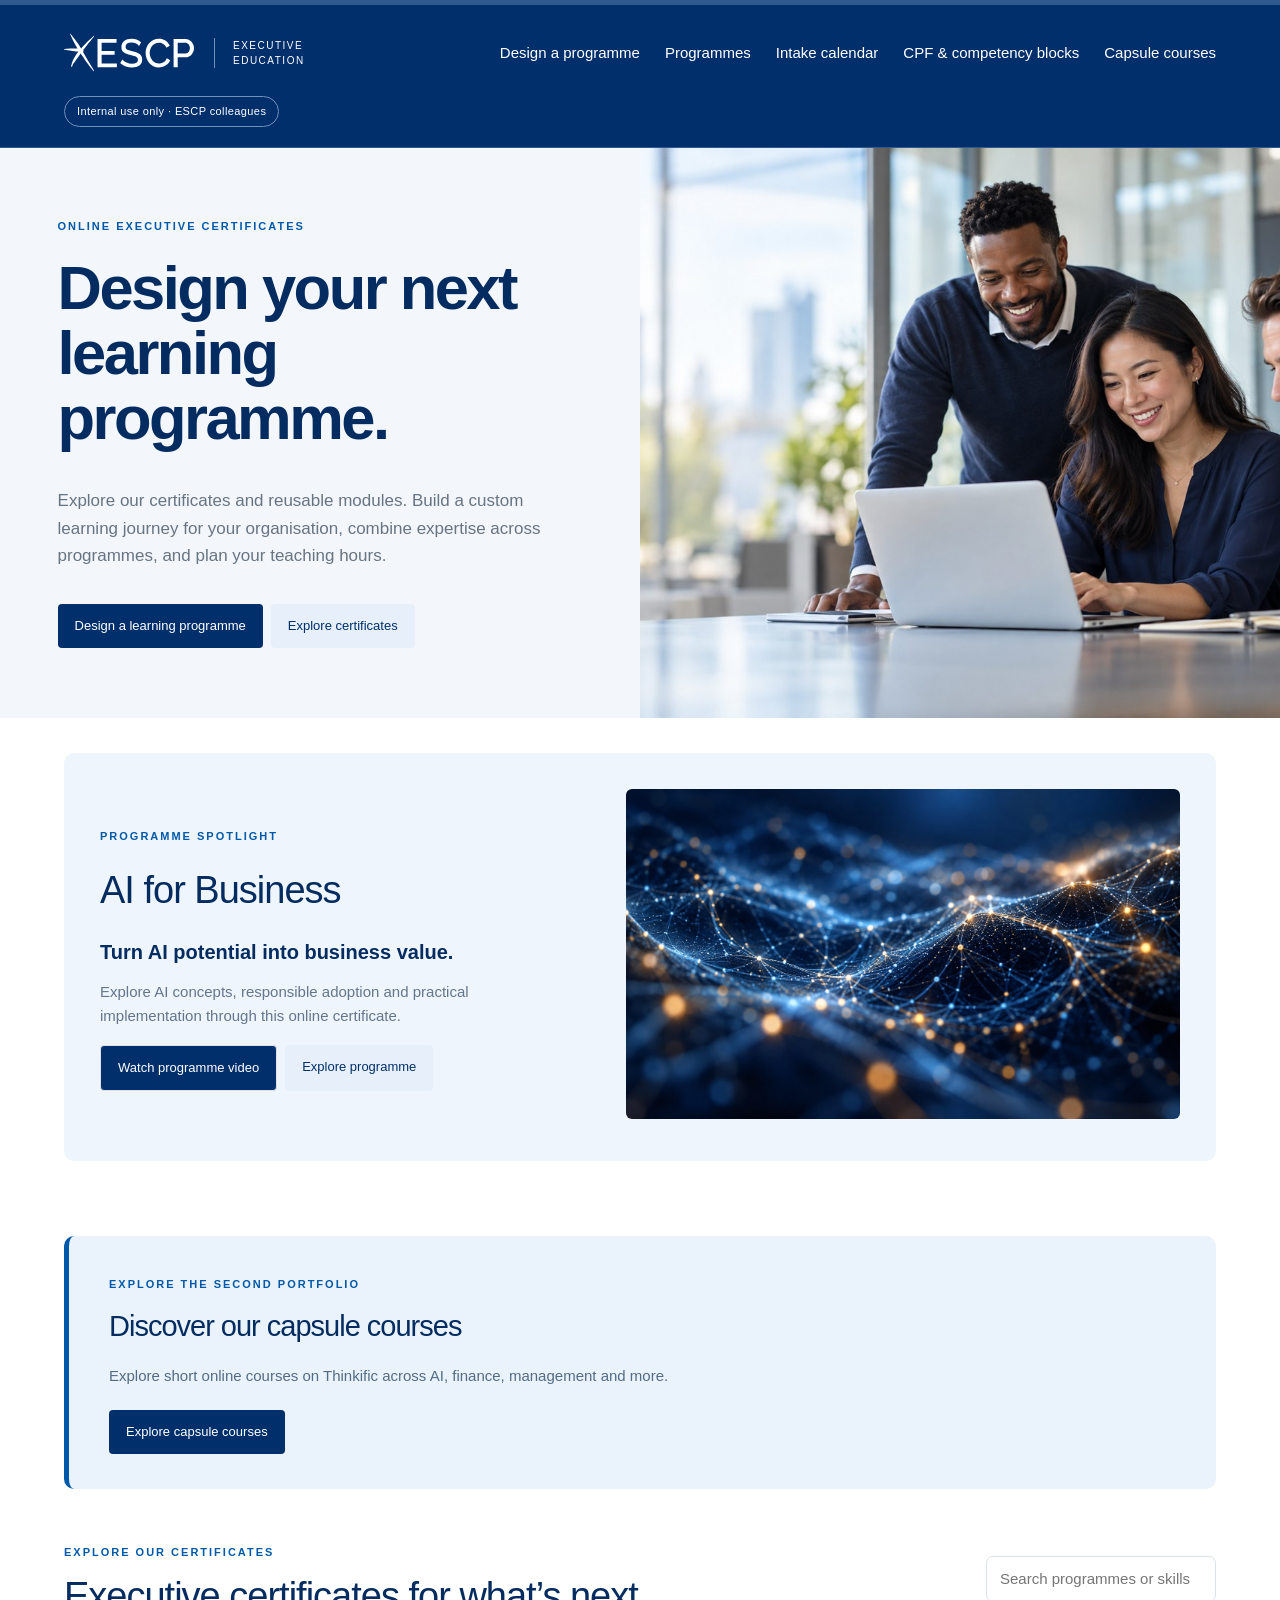
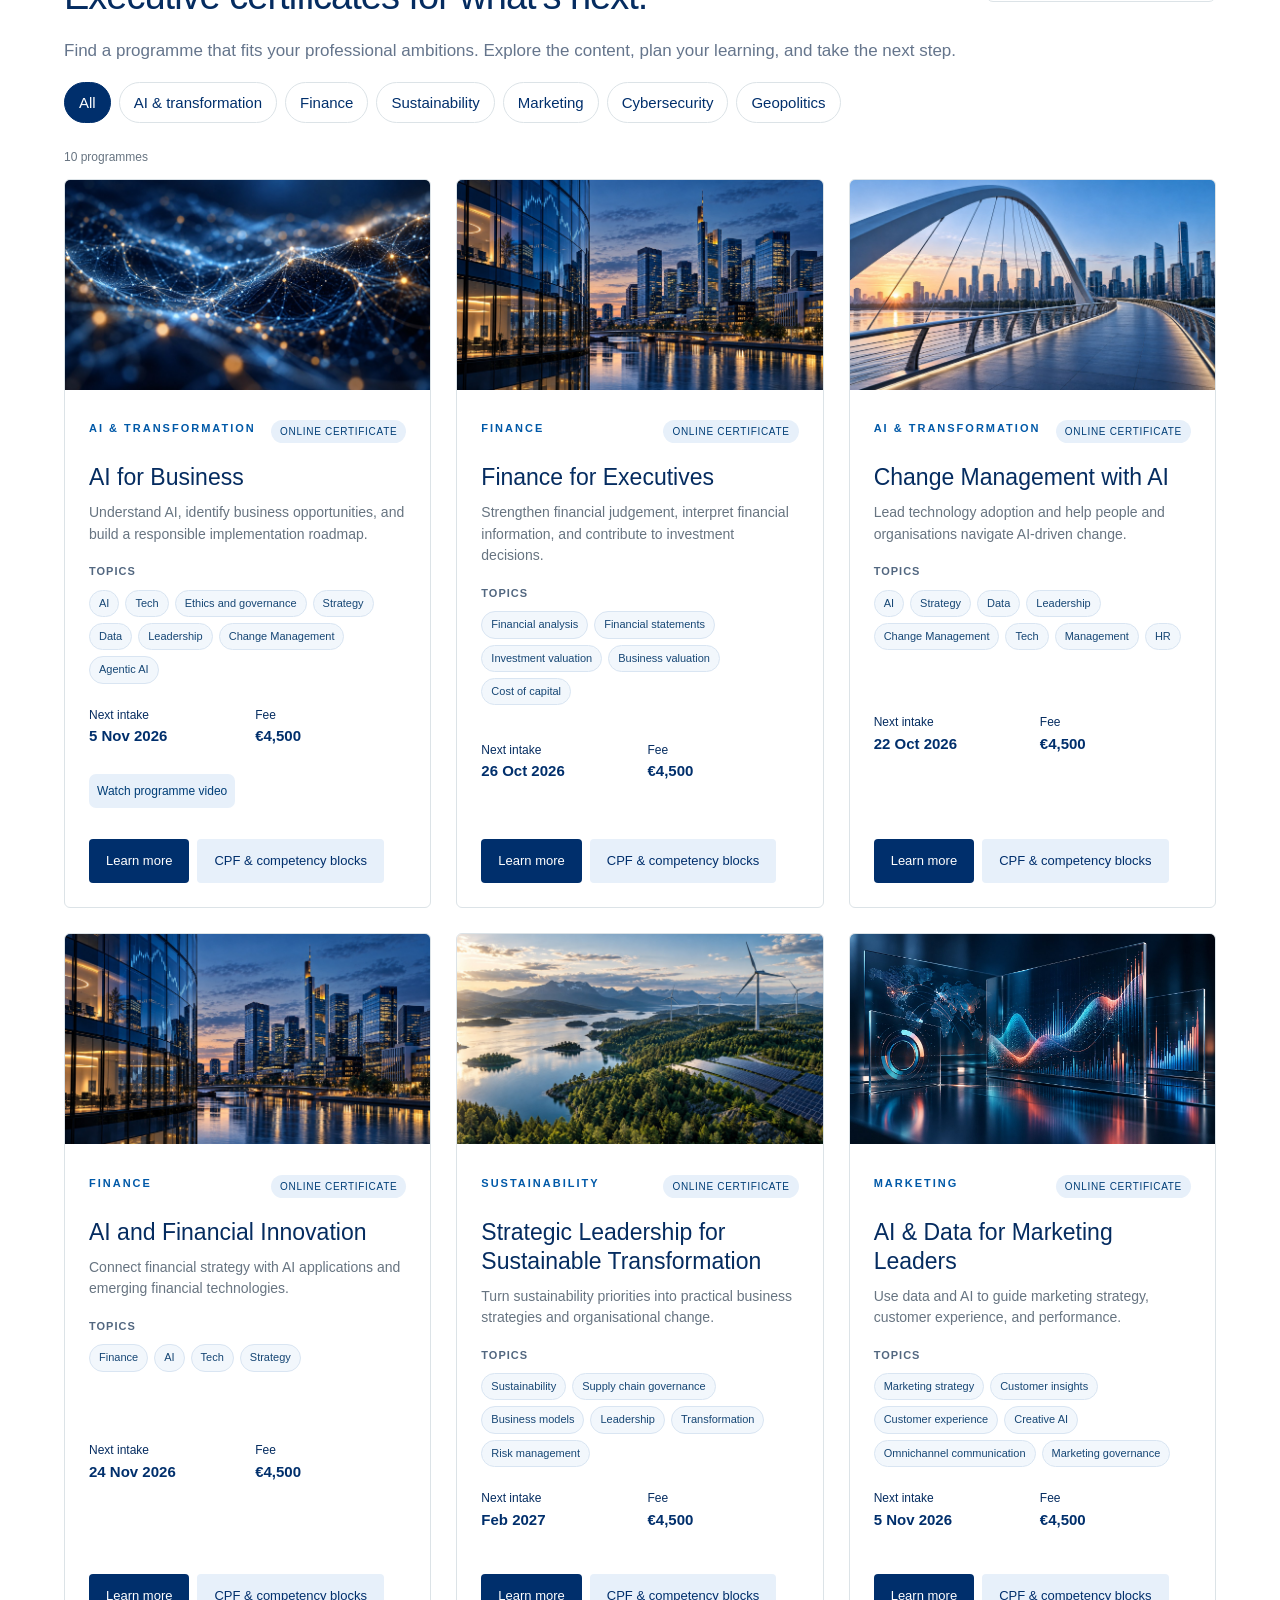
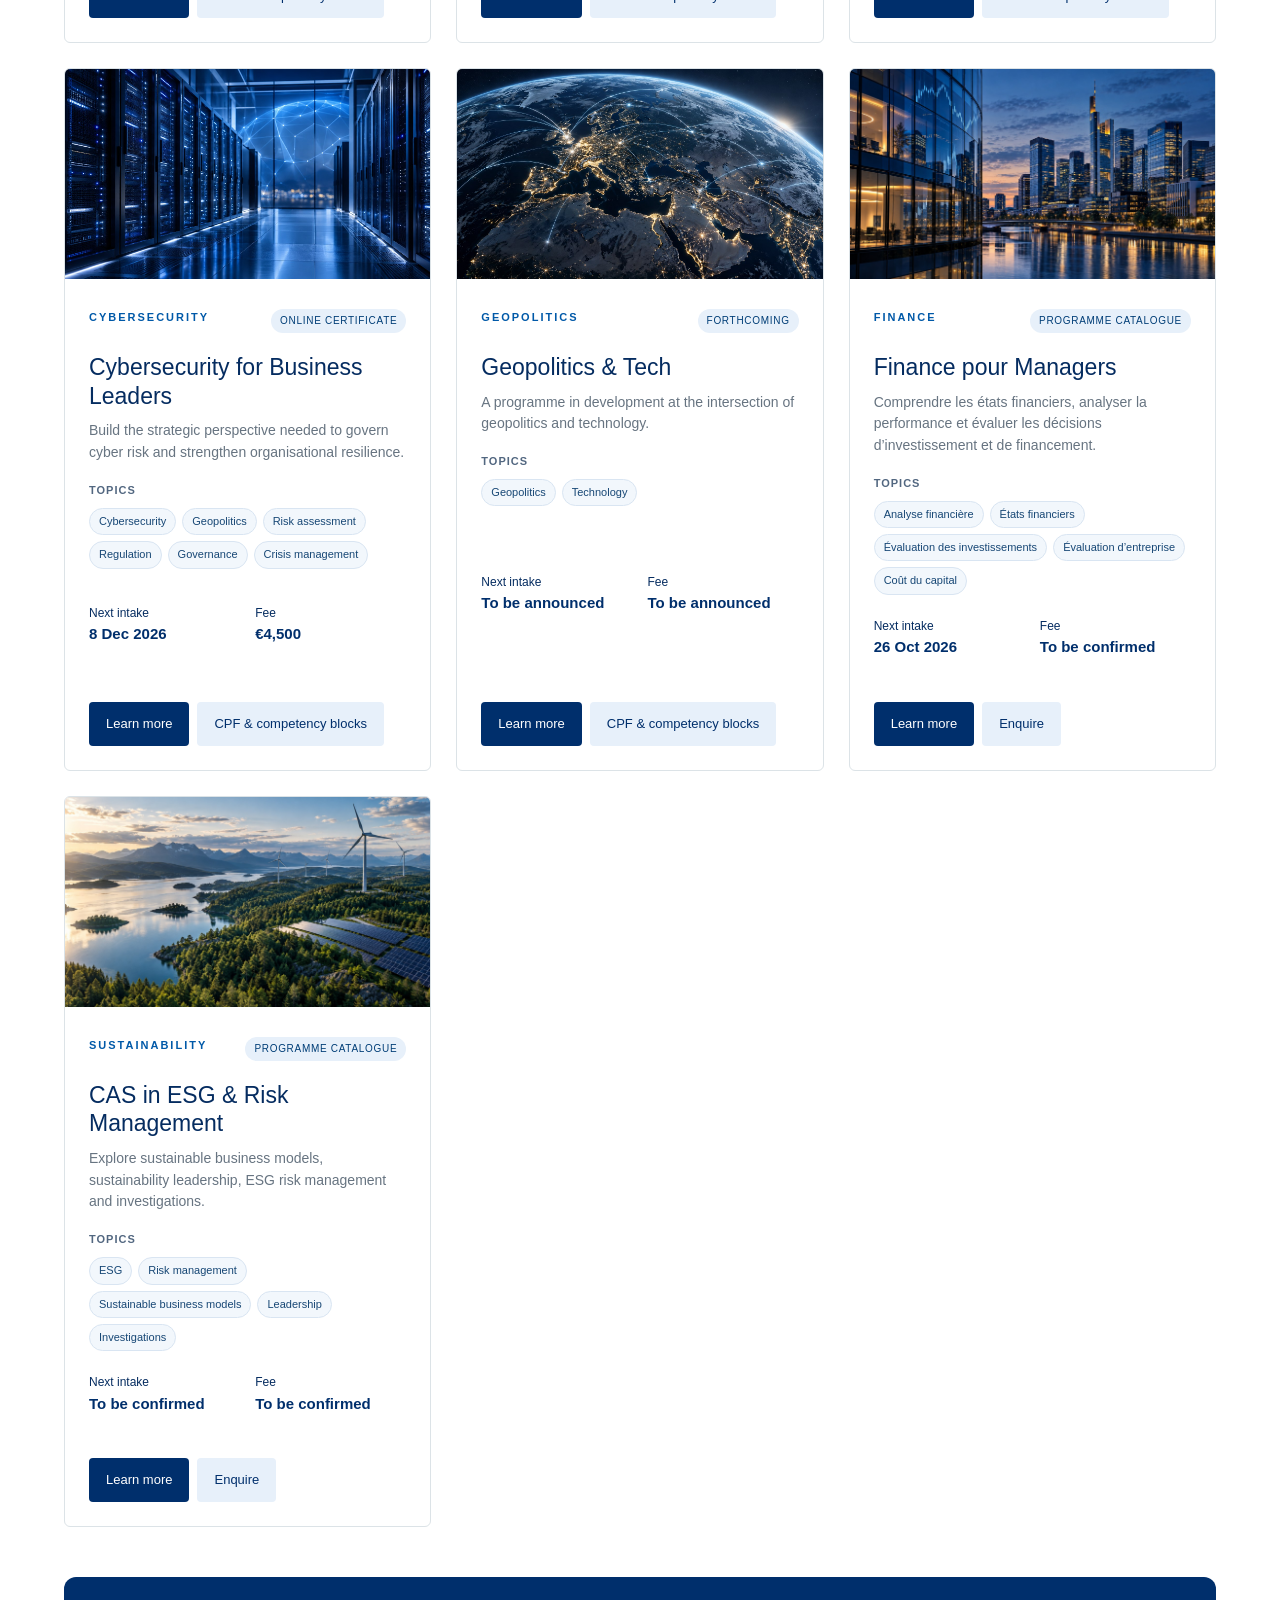
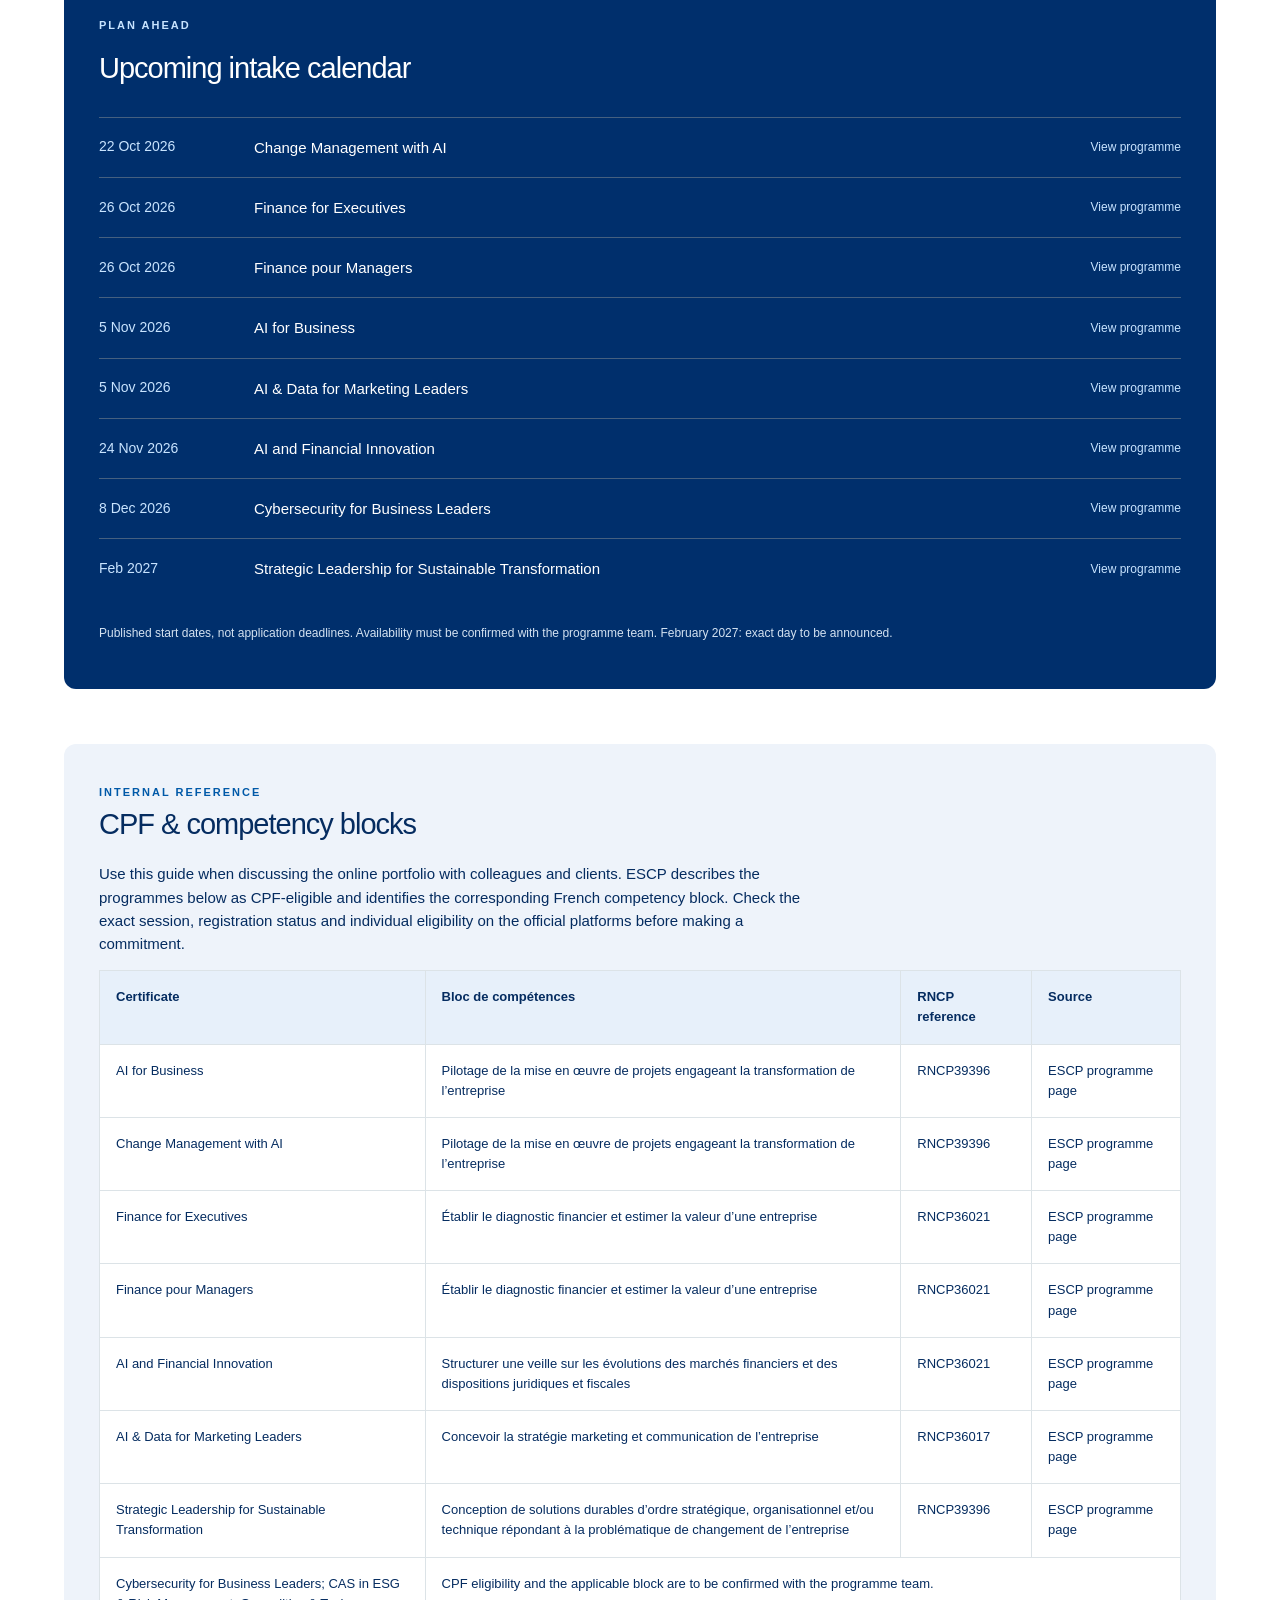
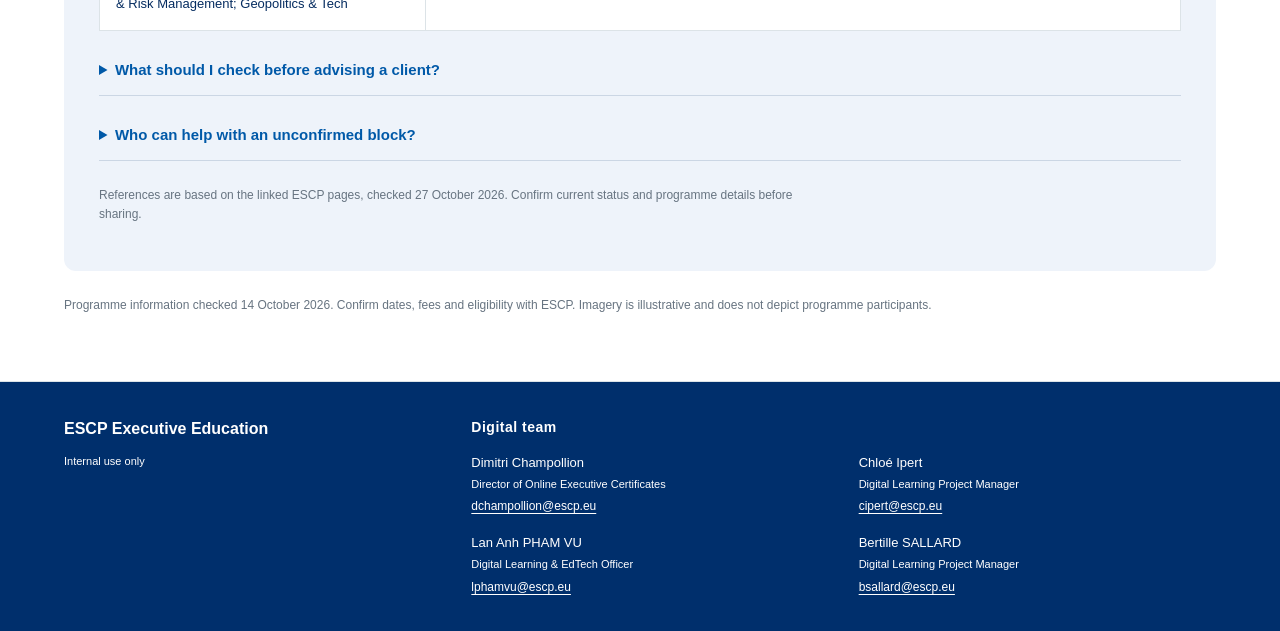
<file: index.html>
<!doctype html><html lang="en"><head><meta charset="utf-8"><meta name="viewport" content="width=device-width,initial-scale=1"><title>ESCP | Online Executive Certificates</title><style>
:root{--ink:#142a3d;--muted:#677481;--line:#dce3e7;--paper:#f5f6f3;--teal:#006f73;--lime:#d8eea1}*{box-sizing:border-box}body{margin:0;background:var(--paper);color:var(--ink);font:15px/1.55 Arial,sans-serif}button,input{font:inherit}header{padding:23px 5%;display:flex;align-items:center;justify-content:space-between;border-bottom:1px solid var(--line);background:#fff} .brand{font-weight:800;font-size:21px;letter-spacing:-1px}.brand span{font-size:11px;display:block;letter-spacing:2px;font-weight:500}nav{display:flex;gap:25px}a{color:inherit;text-decoration:none}nav a:hover{text-decoration:underline}.private{font-size:11px;border:1px solid var(--line);border-radius:30px;padding:7px 13px}main{max-width:1380px;margin:auto;padding:50px 5%}.eyebrow{text-transform:uppercase;letter-spacing:2px;font-size:11px;font-weight:bold;color:var(--teal)}.hero{display:grid;grid-template-columns:1.6fr 1fr;gap:70px;align-items:end}h1{font-size:clamp(40px,5vw,68px);line-height:1.06;letter-spacing:-3px;font-weight:500;margin:20px 0}h1 em{font-family:Georgia,serif;color:var(--teal)}.intro{color:var(--muted);max-width:540px;font-size:17px}.focus{border-left:3px solid var(--teal);padding:6px 0 6px 24px}.focus h3{font-size:23px;margin:8px 0;font-weight:500}.focus p{color:var(--muted)}.stats{display:grid;grid-template-columns:repeat(4,1fr);border-top:1px solid var(--line);border-bottom:1px solid var(--line);margin:40px 0}.stat{padding:21px;border-right:1px solid var(--line)}.stat:last-child{border:0}.stat b{font-size:29px;font-weight:500;display:block}.stat span{font-size:12px;color:var(--muted)}.sectiontop{display:flex;justify-content:space-between;align-items:center;gap:18px;margin:42px 0 20px}h2{font-size:29px;letter-spacing:-1px;font-weight:500;margin:0}.tools{display:flex;gap:8px;flex-wrap:wrap}button{cursor:pointer;border:1px solid var(--line);background:white;color:var(--ink);padding:8px 14px;border-radius:7px}button.active{background:var(--ink);color:white;border-color:var(--ink)}input{border:1px solid var(--line);padding:10px 13px;border-radius:7px;background:white;width:230px}.grid{display:grid;grid-template-columns:repeat(3,1fr);gap:17px}.card{background:white;border:1px solid var(--line);padding:25px;display:flex;flex-direction:column;min-height:300px;border-radius:10px;transition:transform .2s}.card:hover{transform:translateY(-3px)}.cardtop{display:flex;justify-content:space-between;gap:10px;align-items:center}.num{font:italic 23px Georgia;color:#89999f}.tag{font-size:10px;text-transform:uppercase;letter-spacing:.7px;padding:4px 9px;border-radius:20px;background:#e5f2ed;color:#24654a}.tag.explore{background:#f3eedc;color:#7f6526}h3{font-size:20px;line-height:1.25;margin:20px 0 10px}.card p{font-size:14px;color:var(--muted);margin:0 0 18px}.meta{margin-top:auto;padding-top:15px;border-top:1px solid #edf0f2;font-size:11px;color:var(--muted)}.detail{padding-top:14px;font-size:13px;color:var(--ink)}details summary{cursor:pointer;font-size:12px;color:var(--teal);margin-top:13px} .roadmap{background:var(--ink);color:white;border-radius:12px;padding:35px;margin-top:50px}.roadmap .eyebrow{color:var(--lime)}.roadmap h2{margin:10px 0 26px}.months{display:grid;grid-template-columns:repeat(6,1fr);gap:18px}.month{border-top:2px solid #435667;padding-top:14px}.month.current{border-color:var(--lime)}.month b{font-size:17px}.month p{font-size:12px;color:#c7d1da}.month small{font-size:10px;color:var(--lime);text-transform:uppercase}.objectives{display:grid;grid-template-columns:repeat(3,1fr);gap:25px;margin-top:22px}.objective{border-top:1px solid var(--line);padding-top:18px}.objective b{font-size:17px}.objective p{color:var(--muted);font-size:14px}.note{color:var(--muted);font-size:12px;margin-top:25px}footer{padding:22px 5%;border-top:1px solid var(--line);display:flex;justify-content:space-between;font-size:11px;color:var(--muted)}.empty{padding:30px;color:var(--muted)}@media(max-width:900px){.grid{grid-template-columns:repeat(2,1fr)}.hero{gap:30px}.months{grid-template-columns:repeat(3,1fr)}.sectiontop{align-items:start;flex-direction:column}}@media(max-width:600px){main{padding-top:30px}.hero,.grid,.objectives{grid-template-columns:1fr}.hero{gap:20px}h1{letter-spacing:-2px}.stats{grid-template-columns:repeat(2,1fr)}.stat{border-bottom:1px solid var(--line)}.months{grid-template-columns:repeat(2,1fr)}nav{gap:12px;font-size:12px}.private{display:none}.roadmap{padding:23px}footer{gap:20px}}

:root{--ink:#122d50;--teal:#7252a2;--lime:#f8bb66;--paper:#f7f6f3}.hero{grid-template-columns:1.5fr 1fr}.focus{background:#eee8f4;border:0;border-radius:12px;padding:28px}.cta{display:inline-block;background:var(--ink);color:white;padding:10px 15px;border-radius:6px;font-size:13px}.cta.secondary{background:#f0edf5;color:var(--ink)}.actions{display:flex;gap:8px;margin-top:18px;flex-wrap:wrap}.card{min-height:420px}.facts{display:grid;grid-template-columns:1fr 1fr;gap:9px;margin:6px 0 18px;font-size:12px}.facts strong{display:block;font-size:15px;color:var(--ink)}.comparelabel{font-size:12px;color:var(--muted);margin-top:15px;display:flex;align-items:center;gap:7px}.comparelabel input{width:auto}.calendar{display:grid;gap:0}.event{display:grid;grid-template-columns:140px 1fr auto;gap:15px;padding:18px 0;border-top:1px solid #456080;align-items:center}.event a{font-size:12px;color:var(--lime)}.event time{font-size:14px;color:var(--lime)}.tablewrap{overflow:auto}table{width:100%;border-collapse:collapse;background:white;font-size:13px}td,th{text-align:left;vertical-align:top;padding:16px;border:1px solid var(--line);min-width:130px}th{background:#eee8f4}dialog{border:0;border-radius:14px;max-width:650px;width:90%;padding:32px;color:var(--ink)}dialog::backdrop{background:#122d5088}.close{float:right}.detailtitle{font-size:29px} .steps{counter-reset:step}.objective b{display:block} .notice{background:#fff3db;padding:13px 18px;font-size:12px;border-radius:7px;margin-top:22px} @media(max-width:600px){.hero{grid-template-columns:1fr}.event{grid-template-columns:95px 1fr}.event a{grid-column:2}.card{min-height:0}} 

:root{--ink:#002f6c;--teal:#0059a8;--lime:#c8e4ff;--paper:#f6f8fb}header{border-top:5px solid #002f6c}.brand{display:flex;align-items:center;gap:20px}.brand span{max-width:110px;font-size:10px;line-height:1.5;letter-spacing:1.5px;border-left:1px solid #cbd6e4;padding-left:18px}.escp-logo{width:130px;height:55px;display:block}h1 em{color:#0059a8}.focus{background:#e7f0fa}.cta.secondary,th{background:#e7f0fa}.tag{background:#e7f0fa;color:#003e77}.video-button{background:#e7f0fa;border:0;text-align:left;color:#003e77;font-weight:bold;margin-bottom:18px;padding:13px}.video-frame{aspect-ratio:16/9;margin-top:22px}.video-frame iframe{width:100%;height:100%;border:0}button:focus-visible,a:focus-visible{outline:3px solid #4386d5;outline-offset:3px}@media(max-width:600px){header{flex-wrap:wrap;gap:16px}.brand{gap:10px}.escp-logo{width:100px}.brand span{padding-left:10px}}
 .funding{margin-top:55px;padding:35px;background:#eef3fa;border-radius:12px}.funding>p{max-width:720px}.fund-layout{display:grid;grid-template-columns:1.1fr 1fr;gap:35px;margin:28px 0}.funding label{display:block;font-size:13px;font-weight:bold;margin-bottom:18px}.funding select,.funding input{width:100%;display:block;padding:11px;margin-top:7px;border:1px solid #bac9db;border-radius:5px;background:white;color:#142a3d;font:inherit}.fundnumbers label{display:flex;flex-direction:column;justify-content:space-between}.fundnumbers{display:grid;grid-template-columns:repeat(3,1fr);gap:12px}.fundresult{background:white;padding:27px;border-radius:9px}.fundresult h3{margin-top:10px}.fundrow{display:flex;justify-content:space-between;padding:10px 0;border-bottom:1px solid #dce3e7;gap:15px}.fundrow.total{font-size:20px;color:#002f6c}.fundcheck{display:flex!important;gap:10px;align-items:flex-start;font-weight:normal!important}.fundcheck input{width:18px;margin-top:4px;flex-shrink:0}.funding details{padding:14px 0;border-bottom:1px solid #cbd6e4}.funding details summary{font-size:15px;font-weight:bold}.funding details p{max-width:750px}.fundwarning{padding:14px;background:#fff4dc;border-radius:5px;font-size:13px}@media(max-width:800px){.fund-layout{grid-template-columns:1fr}.fundnumbers{grid-template-columns:1fr}.funding{padding:22px}nav{flex-wrap:wrap}}@media print{header,.hero,.stats,#portfolio,#timeline,#register,footer,.funding form,.funding details,.funding>p{display:none}.fund-layout{display:block}.funding{padding:0;background:white}.fundresult{padding:0}}

body{background:white;color:#052c60;font-family:Arial,sans-serif}main{max-width:1400px;padding:0 5% 55px}header{border-top:0;padding:20px 5%;min-height:90px}h1,h2,h3{font-family:Arial,sans-serif}.hero{margin:0 -5.56%;display:grid;grid-template-columns:1fr 1fr;gap:0;min-height:520px;background:#f3f7fc;align-items:stretch}.herocopy{padding:70px 9%;display:flex;flex-direction:column;justify-content:center}.hero h1{font-size:clamp(44px,4.8vw,70px);letter-spacing:-2.5px;font-weight:600;line-height:1.06}.hero h1 em{font-family:inherit;font-style:normal;color:inherit}.hero-image{width:100%;height:100%;max-height:600px;object-fit:cover}.intro{font-size:17px;line-height:1.6}.spotlight{display:grid;grid-template-columns:1fr 1.15fr;gap:45px;background:#eef5fc;padding:36px;border-radius:10px;margin:35px 0 75px;align-items:center}.spotlight h2{font-size:38px;font-weight:500;margin:15px 0}.spotlight p{max-width:430px;color:#65758c}.spotlight img{width:100%;aspect-ratio:1.68;object-fit:cover;border-radius:6px}.spotlight .video-cover{background:transparent;padding:0;border:0}.spotlight .video-cover:hover{opacity:.9}.sectiontop h2{font-size:38px;line-height:1.15;max-width:700px;margin-top:12px}.grid{gap:25px}.card{padding:0;border-radius:6px;overflow:hidden;min-height:0}.card:hover{transform:translateY(-2px)}.cardimage{width:100%;height:210px;object-fit:cover}.cardbody{padding:24px;display:flex;flex-direction:column;flex:1}.card h3{font-size:23px;font-weight:500}.card .meta{border:0;padding-top:8px}.card .facts{gap:15px}.card .actions{margin-top:17px}.cta{border-radius:4px;font-size:13px;padding:12px 17px}.card .video-button{font-weight:normal;font-size:12px;margin:0 0 14px;padding:8px}.banner{margin:65px -5.56% 0;background:#063769;color:white;display:grid;grid-template-columns:1fr 1fr}.banner>div{padding:55px 10%}.banner h2{font-size:44px;line-height:1.1}.banner img{width:100%;height:100%;object-fit:cover;max-height:370px}.banner p{color:#d4e5f7}.banner .cta{background:white;color:#00356c}.crumbs{font-size:12px;color:#68798c;padding:26px 0}.coursehead{padding:25px 0 40px}.coursehead h1{max-width:1050px;font-size:clamp(38px,4.3vw,62px);letter-spacing:-2px;margin:16px 0}.course-layout{display:grid;grid-template-columns:minmax(0,2fr) minmax(260px,1fr);gap:45px;align-items:start}.coursevisual{width:100%;height:350px;object-fit:cover;border-radius:6px}.enrol{position:sticky;top:20px;padding:28px;border:1px solid #dce3e7;border-top:4px solid #00356c;border-radius:4px;background:#fff}.enrol h3{margin-top:4px}.enrol .cta{display:block;text-align:center;margin:12px 0}.enrol dl{margin:0}.enrol dt{font-size:12px;color:#64748b;margin-top:16px}.enrol dd{margin:3px 0 0;font-size:17px}.course-nav{display:flex;gap:22px;flex-wrap:wrap;padding:22px 0;border-bottom:1px solid #dce3e7;font-size:13px}.course-section{padding:32px 0;border-bottom:1px solid #dce3e7}.course-section h2{font-size:29px;margin:0 0 20px}.course-section p,.course-section li{color:#596b80;line-height:1.7}.course-section details{padding:16px 0;border-bottom:1px solid #e5eaf0}.course-section summary{font-size:16px;font-weight:bold;margin:0;line-height:1.5}.facultynames{display:flex;gap:10px;flex-wrap:wrap}.facultyname{padding:10px 14px;background:#eef5fc;font-size:14px}.fee{font-size:30px;font-weight:600;margin:18px 0}.funding{margin-top:60px}a:hover{text-decoration:underline}.cta:hover{text-decoration:none;opacity:.9}footer{background:#052c60;color:#d3e2f1;padding:35px 5%}footer a{color:white}.empty{padding:25px}.notice{font-size:13px;background:#fff4de;padding:18px;border-radius:5px;color:#655327}.stat{display:none}.stats{display:none}.tools button{border-radius:25px}.cardtop{align-items:start}.tag{white-space:nowrap}.video-frame{margin-bottom:15px}.programintro{color:#65758c;font-size:17px;max-width:900px}.fundnumbers label{display:flex;flex-direction:column;justify-content:space-between}
@media(max-width:850px){.hero{min-height:0}.herocopy{padding:45px 8%}.hero h1{font-size:44px}.course-layout{grid-template-columns:1fr}.enrol{position:static;grid-row:1}.coursevisual{height:270px}.spotlight{gap:24px;padding:25px}.cardimage{height:180px}}@media(max-width:600px){header{gap:15px}.hero,.spotlight,.banner{grid-template-columns:1fr}.hero-image{height:300px}.spotlight{margin:25px 0 45px}.spotlight h2,.sectiontop h2{font-size:30px}.hero h1{font-size:46px}.hero-image{order:2}.herocopy{padding:40px 7%}.banner img{height:230px}.banner h2{font-size:34px}.cardimage{height:210px}.coursehead h1{font-size:38px}.course-layout{gap:25px}.course-nav{gap:15px}.tag{font-size:9px}main{padding-bottom:35px}}
.course-topics{margin:0 0 22px}.topics-label{display:block;font-size:11px;font-weight:bold;letter-spacing:1px;text-transform:uppercase;margin-bottom:9px;color:#526780}.course-topics ul{display:flex;flex-wrap:wrap;gap:6px;list-style:none;padding:0;margin:0}.course-topics li{font-size:11px;line-height:1.4;padding:5px 9px;border:1px solid #d9e5f2;border-radius:14px;background:#f2f7fc;color:#174775}.card .facts{margin-top:auto}</style><style id="internal-team-styles">
body>header{background:#002f6c!important;color:#fff!important;border-color:#315a8c!important;flex-wrap:wrap;gap:16px}
body>header a,body>header .brand,body>header .brand span,body>header .brand small,body>header nav,body>header .internal-use{color:#fff!important}
body>header .brand span{border-color:#7391b7!important}
body>header .escp-logo .cls-1{fill:#fff!important}
.internal-use{display:inline-block;padding:6px 12px;border:1px solid #7391b7;border-radius:20px;font-size:11px;letter-spacing:.4px;white-space:nowrap}
a.cta:not(.secondary),button.cta:not(.secondary),.enquiry-card a.cta:not(.secondary){color:#fff!important}
body>footer.digital-team-footer{display:grid;grid-template-columns:1fr 2fr;gap:35px;padding:35px 5%;background:#002f6c!important;color:#fff!important;font-size:13px}
.digital-team-footer a,.digital-team-footer span,.digital-team-footer strong,.digital-team-footer h2{color:#fff!important}
.footer-heading strong{display:block;font-size:16px;margin-bottom:9px}.footer-heading span{font-size:11px}
.footer-team h2{font-size:14px;margin:0 0 14px;font-weight:bold;letter-spacing:.5px}
.footer-team ul{display:grid;grid-template-columns:repeat(2,minmax(0,1fr));gap:17px 30px;padding:0;margin:0;list-style:none}
.footer-team li span,.footer-team li a{display:block}.footer-team li a{font-size:12px;margin-top:3px;overflow-wrap:anywhere;text-decoration:underline;text-underline-offset:3px}
@media(max-width:700px){body>footer.digital-team-footer{grid-template-columns:1fr;gap:24px}.footer-team ul{grid-template-columns:1fr}body>header nav{flex-wrap:wrap}}
@media print{body>header,body>footer.digital-team-footer{display:none!important}}
</style><style>.digital-team-footer .team-role{display:block;color:#fff;font-size:11px;line-height:1.5;margin:3px 0 5px}</style><style>.capsule-promo{margin:25px 0 50px;padding:35px 40px;background:#eaf3fc;border-radius:10px;border-left:5px solid #0059a8}.capsule-promo h2{margin:10px 0}.capsule-promo p{color:#536b85;max-width:620px}.capsule-promo .cta{margin-top:8px}@media(max-width:600px){.capsule-promo{padding:25px}}</style></head><body><header><a class="brand" href="index.html"><svg class="escp-logo" role="img" aria-label="ESCP" id="Calque_1" data-name="Calque 1" xmlns="http://www.w3.org/2000/svg" viewBox="0 0 990.33 285.51">
  <defs>
    <style>
      .cls-1 {
        fill: #280092;
      }
    
:root{--ink:#002f6c;--teal:#0059a8;--lime:#c8e4ff;--paper:#f6f8fb}header{border-top:5px solid #002f6c}.brand{display:flex;align-items:center;gap:20px}.brand span{max-width:110px;font-size:10px;line-height:1.5;letter-spacing:1.5px;border-left:1px solid #cbd6e4;padding-left:18px}.escp-logo{width:130px;height:55px;display:block}h1 em{color:#0059a8}.focus{background:#e7f0fa}.cta.secondary,th{background:#e7f0fa}.tag{background:#e7f0fa;color:#003e77}.video-button{background:#e7f0fa;border:0;text-align:left;color:#003e77;font-weight:bold;margin-bottom:18px;padding:13px}.video-frame{aspect-ratio:16/9;margin-top:22px}.video-frame iframe{width:100%;height:100%;border:0}button:focus-visible,a:focus-visible{outline:3px solid #4386d5;outline-offset:3px}@media(max-width:600px){header{flex-wrap:wrap;gap:16px}.brand{gap:10px}.escp-logo{width:100px}.brand span{padding-left:10px}}
 .funding{margin-top:55px;padding:35px;background:#eef3fa;border-radius:12px}.funding>p{max-width:720px}.fund-layout{display:grid;grid-template-columns:1.1fr 1fr;gap:35px;margin:28px 0}.funding label{display:block;font-size:13px;font-weight:bold;margin-bottom:18px}.funding select,.funding input{width:100%;display:block;padding:11px;margin-top:7px;border:1px solid #bac9db;border-radius:5px;background:white;color:#142a3d;font:inherit}.fundnumbers label{display:flex;flex-direction:column;justify-content:space-between}.fundnumbers{display:grid;grid-template-columns:repeat(3,1fr);gap:12px}.fundresult{background:white;padding:27px;border-radius:9px}.fundresult h3{margin-top:10px}.fundrow{display:flex;justify-content:space-between;padding:10px 0;border-bottom:1px solid #dce3e7;gap:15px}.fundrow.total{font-size:20px;color:#002f6c}.fundcheck{display:flex!important;gap:10px;align-items:flex-start;font-weight:normal!important}.fundcheck input{width:18px;margin-top:4px;flex-shrink:0}.funding details{padding:14px 0;border-bottom:1px solid #cbd6e4}.funding details summary{font-size:15px;font-weight:bold}.funding details p{max-width:750px}.fundwarning{padding:14px;background:#fff4dc;border-radius:5px;font-size:13px}@media(max-width:800px){.fund-layout{grid-template-columns:1fr}.fundnumbers{grid-template-columns:1fr}.funding{padding:22px}nav{flex-wrap:wrap}}@media print{header,.hero,.stats,#portfolio,#timeline,#register,footer,.funding form,.funding details,.funding>p{display:none}.fund-layout{display:block}.funding{padding:0;background:white}.fundresult{padding:0}}
</style>
  </defs>
  <polygon class="cls-1" points="286.74 159.13 385.76 159.13 385.76 130.77 286.74 130.77 286.74 68.45 400.31 68.45 400.31 39.23 255.49 39.23 255.49 254.99 402.88 254.99 402.88 225.77 286.74 225.77 286.74 159.13"/>
  <path class="cls-1" d="M521.15,132.92c-40.12-8.86-51.79-14.34-51.79-33.59,0-21.44,15.38-32.31,45.72-32.31,21.32,0,39.96,7.28,51.14,19.96l5.07,5.76,16.11-26.77-3.54-3.14c-18.67-16.61-41.72-25.02-68.5-25.02-48.01,0-77.84,24.68-77.84,64.41,0,35.96,24.31,48.4,69.16,58.8,39.97,9.15,56.68,16.29,56.68,36.77s-15.38,29.72-45.72,29.72-55.85-13.65-67.81-26.42l-5.05-5.39-16.34,26.86,3.63,3.16c23.71,20.59,52.31,31.03,85,31.03,50.01,0,78.69-22.22,78.69-60.96,0-42.84-35.3-54.17-74.63-62.84h.02Z"/>
  <path class="cls-1" d="M780.55,192.4c-12.46,25.69-38.73,34.81-57.43,34.81-38.08,0-70.27-36.81-70.27-80.38,0-38.41,24.32-79.23,69.42-79.23,11.76,0,40.66,3.23,55.14,33.08l2.73,5.64,25.27-15.76-2.15-4.6c-14.04-29.98-43.9-47.87-79.86-47.87-63.72,0-101.79,54.7-101.79,107.59s40.33,111.04,100.37,111.04c31.53,0,70.98-17.49,85.36-50.92l2.09-4.88-26.34-13.75-2.54,5.22Z"/>
  <path class="cls-1" d="M866.21,68.36h57.43c19.55,0,35.45,18.24,35.45,40.66,0,19.99-11.82,41.24-33.74,41.24h-59.14v-81.89h0ZM924.49,39.14h-89.53v215.75h31.25v-75.42h60c39.61,0,64.13-36.57,64.13-70.46s-27.04-69.88-65.85-69.88Z"/>
  <path class="cls-1" d="M219.39,264.53c-25.55-40.41-51.27-85.07-75.49-127.48,1.39-.14,2.67-.8,3.68-1.93,1.44-1.61,1.82-3.72,1.64-5.89-.16-2.03-1.29-3.64-3.53-4.89,2.63-2.91,6.23-6.93,6.23-6.93,5.91-6.07,10.85-13.26,15.63-20.21,1.73-2.52,15.74-20.59,15.74-20.59l.11-.11c2.72-3.26,5.87-7.11,9.28-11.25,11.67-14.22,26.86-33.53,34.44-42.85,1.79-2.24,1.97-3.79,1.06-4.75-.73-.71-2.76-.69-4.48,1.17-9.63,9.75-21.68,19.23-32.15,29.09-5.27,4.96-22.19,22.68-25.47,25.65-5.98,5.43-10.39,11.31-15.62,16.75-6.99,7.29-14.53,14.11-20.56,21.03-3.28-5.39-10.43-17.68-13.57-22.22-2.81-4.06-9.13-13.94-11.01-16.32-4.82-6.09-17.49-23.14-18.75-24.82,0,0-4.7-6.73-6.92-9.34,0,0-23.98-30.27-29.04-36.45-1.26-1.63-2.34-2.73-3.69-1.92-1.24.94-1.04,2.22-.14,4.12.57,1.11,18.43,39.18,18.43,39.18,2.7,5.65,17.03,32.33,19.82,37.5,4.13,7.66,8.41,15.59,13.24,23.07,2.12,3.25,4.41,6.44,6.68,9.59-1.48.02-20.09-.43-23.58-.51-3.09-.07-8.47-.22-11.43-.3-6.49-.17-14.48.3-26.02.3l-18.95.56c-1.83,0-15.92,1.51-18.65,1.96-.9.15-2.09.48-2.76.58-1.66.27-3.22.89-3.53,2.38-.38,2.06,3.53,1.98,4.47,2.35,8.89,1.89,21.7,3.64,23.65,3.92q13.8,1.96,37.45,5.88c2.68.44,28.39,4.1,31.46,4.46,3.08.36,10.12-.05,13.08.34-14.07,17.35-27.47,38.29-38.11,58.02-8.57,15.89-12.63,33.27-16.54,49.03-.78,3.1-2.49,9.14,1.48,9.63,3.88.48,6.26-6.52,6.26-6.52,4.79-13.72,15.1-25.71,23.08-37.53.88-1.3,14.57-20.66,24.7-34.17,1.29-1.87,14.86-23.1,16.11-24.42,3.67,4.45,7.76,13.43,11.51,18.77,7.27,10.35,14.7,19.41,21.47,31.65,15.56,23.98,53.61,69.57,60.74,79.56.98,1.37,2.26,3.06,4.21,4.47,1.15.83,2.48,1.72,3.4,1.22,1.75-.96.61-2.53-.04-4.2-.38-.98-.84-1.93-1.36-2.85l-4.91-8.82c-.82-1.71-1.74-3.36-2.75-4.97Z"/>
</svg><span>EXECUTIVE EDUCATION</span></a><nav><a href="design-programme.html">Design a programme</a><a href="index.html#portfolio">Programmes</a><a href="index.html#timeline">Intake calendar</a><a href="index.html#funding">CPF &amp; competency blocks</a><a href="https://decisionmaking.thinkific.com/collections" target="_blank" rel="noopener noreferrer">Capsule courses</a></nav><span class="internal-use">Internal use only · ESCP colleagues</span></header><main><section class="hero"><div class="herocopy"><span class="eyebrow">Online executive certificates</span><h1>Design your next<br>learning programme.</h1><p class="intro">Explore our certificates and reusable modules. Build a custom learning journey for your organisation, combine expertise across programmes, and plan your teaching hours.</p><div class="actions"><a class="cta" href="design-programme.html">Design a learning programme</a><a class="cta secondary" href="#portfolio">Explore certificates</a></div></div><img class="hero-image" src="assets/hero.jpg" alt="Illustrative image of professionals learning together"></section><section class="spotlight"><div><span class="eyebrow">Programme spotlight</span><h2>AI for Business</h2><h3>Turn AI potential into business value.</h3><p>Explore AI concepts, responsible adoption and practical implementation through this online certificate.</p><div class="actions"><button class="cta" onclick="playVideo(0)">Watch programme video</button><a class="cta secondary" href="artificial-intelligence-business-certificate.html">Explore programme</a></div></div><button class="video-cover" onclick="playVideo(0)" aria-label="Watch AI for Business programme video"><img src="assets/ai.jpg" alt="Abstract AI data network"></button></section><section class="capsule-promo" aria-labelledby="capsule-title"><div><span class="eyebrow">Explore the second portfolio</span><h2 id="capsule-title">Discover our capsule courses</h2><p>Explore short online courses on Thinkific across AI, finance, management and more.</p><a class="cta" href="https://decisionmaking.thinkific.com/collections" target="_blank" rel="noopener noreferrer">Explore capsule courses</a></div></section><section id="portfolio"><div class="sectiontop"><div><span class="eyebrow">Explore our certificates</span><h2>Executive certificates for what’s next.</h2></div><input id="search" aria-label="Search programmes" placeholder="Search programmes or skills"></div><p class="programintro">Find a programme that fits your professional ambitions. Explore the content, plan your learning, and take the next step.</p><div class="tools" id="filters"></div><p id="count" class="note" aria-live="polite"></p><div class="grid" id="projects"></div></section><section class="roadmap" id="timeline"><span class="eyebrow">Plan ahead</span><h2>Upcoming intake calendar</h2><div class="calendar" id="calendar"></div><p class="note" style="color:#d3e2f1">Published start dates, not application deadlines. Availability must be confirmed with the programme team. February 2027: exact day to be announced.</p></section><section id="funding" class="funding"><span class="eyebrow">Internal reference</span><h2>CPF &amp; competency blocks</h2><p>Use this guide when discussing the online portfolio with colleagues and clients. ESCP describes the programmes below as CPF-eligible and identifies the corresponding French competency block. Check the exact session, registration status and individual eligibility on the official platforms before making a commitment.</p><div class="tablewrap"><table><thead><tr><th>Certificate</th><th>Bloc de compétences</th><th>RNCP reference</th><th>Source</th></tr></thead><tbody><tr><td>AI for Business</td><td>Pilotage de la mise en œuvre de projets engageant la transformation de l’entreprise</td><td>RNCP39396</td><td><a href="https://escp.eu/fr/programmes/open-programmes/certificat-intelligence-artificielle-ia-business" target="_blank" rel="noopener">ESCP programme page</a></td></tr><tr><td>Change Management with AI</td><td>Pilotage de la mise en œuvre de projets engageant la transformation de l’entreprise</td><td>RNCP39396</td><td><a href="https://escp.eu/fr/programmes/open-programmes/change-management-with-ai" target="_blank" rel="noopener">ESCP programme page</a></td></tr><tr><td>Finance for Executives</td><td>Établir le diagnostic financier et estimer la valeur d’une entreprise</td><td>RNCP36021</td><td><a href="https://escp.eu/programmes/open-programmes/finance-executives" target="_blank" rel="noopener">ESCP programme page</a></td></tr><tr><td>Finance pour Managers</td><td>Établir le diagnostic financier et estimer la valeur d’une entreprise</td><td>RNCP36021</td><td><a href="https://escp.eu/fr/programmes/open-programmes/certificat-online-finance-pour-managers" target="_blank" rel="noopener">ESCP programme page</a></td></tr><tr><td>AI and Financial Innovation</td><td>Structurer une veille sur les évolutions des marchés financiers et des dispositions juridiques et fiscales</td><td>RNCP36021</td><td><a href="https://escp.eu/fr/programmes/open-programmes/financial-innovation-ai" target="_blank" rel="noopener">ESCP programme page</a></td></tr><tr><td>AI &amp; Data for Marketing Leaders</td><td>Concevoir la stratégie marketing et communication de l’entreprise</td><td>RNCP36017</td><td><a href="https://escp.eu/fr/programmes/open-programmes/certificat-ai-data-marketing-leaders" target="_blank" rel="noopener">ESCP programme page</a></td></tr><tr><td>Strategic Leadership for Sustainable Transformation</td><td>Conception de solutions durables d’ordre stratégique, organisationnel et/ou technique répondant à la problématique de changement de l’entreprise</td><td>RNCP39396</td><td><a href="https://escp.eu/fr/programmes/open-programmes/strategic-leadership-sustainable-transformation" target="_blank" rel="noopener">ESCP programme page</a></td></tr><tr><td>Cybersecurity for Business Leaders; CAS in ESG &amp; Risk Management; Geopolitics &amp; Tech</td><td colspan="3">CPF eligibility and the applicable block are to be confirmed with the programme team.</td></tr></tbody></table></div><details><summary>What should I check before advising a client?</summary><p>Confirm the exact certificate, delivery format and session on <a href="https://www.moncompteformation.gouv.fr/" target="_blank" rel="noopener">Mon Compte Formation</a>, and check the qualification and its current status on <a href="https://www.francecompetences.fr/recherche_certificationprofessionnelle/" target="_blank" rel="noopener">France compétences</a>. An ESCP certificate and an RNCP competency block have distinct validation requirements.</p></details><details><summary>Who can help with an unconfirmed block?</summary><p>Contact the Digital Executive Education team to verify the programme, block and eligibility for the relevant session.</p></details><p class="note">References are based on the linked ESCP pages, checked 27 October 2026. Confirm current status and programme details before sharing.</p></section><p class="note">Programme information checked 14 October 2026. Confirm dates, fees and eligibility with ESCP. Imagery is illustrative and does not depict programme participants.</p></main><footer class="digital-team-footer"><div class="footer-heading"><strong>ESCP Executive Education</strong><span>Internal use only</span></div><div class="footer-team"><h2>Digital team</h2><ul><li><span>Dimitri Champollion</span><small class="team-role">Director of Online Executive Certificates</small><a href="mailto:dchampollion@escp.eu">dchampollion@escp.eu</a></li><li><span>Chloé Ipert</span><small class="team-role">Digital Learning Project Manager</small><a href="mailto:cipert@escp.eu">cipert@escp.eu</a></li><li><span>Lan Anh PHAM VU</span><small class="team-role">Digital Learning &amp; EdTech Officer</small><a href="mailto:lphamvu@escp.eu">lphamvu@escp.eu</a></li><li><span>Bertille SALLARD</span><small class="team-role">Digital Learning Project Manager</small><a href="mailto:bsallard@escp.eu">bsallard@escp.eu</a></li></ul></div></footer><dialog id="modal"><button class="close" id="close">Close</button><div id="modalbody"></div></dialog><script>const data=[["AI for Business", "AI & transformation", "5 Nov 2026", "2026-11-05", "72 hours", "English", "Understand AI, identify business opportunities, and build a responsible implementation roadmap.", "artificial-intelligence-business-certificate", "6824a8dc40f1b31d6e028f21", "Executives, managers and professionals exploring AI-led transformation.", "AI value creation; core technologies; governance and ethics; AI project roadmaps; generative and agentic AI; monitoring change."], ["Finance for Executives", "Finance", "26 Oct 2026", "2026-10-26", "70 hours", "English / French", "Strengthen financial judgement, interpret financial information, and contribute to investment decisions.", "finance-executives", "687ed5206ab72813c16347e3", "Professionals seeking greater confidence in corporate finance.", "Financial performance, financial statements, investment decisions, financing and value creation."], ["Change Management with AI", "AI & transformation", "22 Oct 2026", "2026-10-22", "60 hours", "English", "Lead technology adoption and help people and organisations navigate AI-driven change.", "change-management-with-ai", "687ed62d6ab72813c1634b5a", "Functional managers, business unit leaders and transformation consultants.", "Initiating change; emerging technologies; uncertainty; AI roadmaps; overcoming resistance."], ["AI and Financial Innovation", "Finance", "24 Nov 2026", "2026-11-24", "60 hours", "English", "Connect financial strategy with AI applications and emerging financial technologies.", "financial-innovation-ai", "688c449c6ab728b9772b037b", "Banking, asset management, fintech and corporate finance professionals.", "Financial business models, AI decision-making, fintech, decentralised finance and practical AI projects."], ["Strategic Leadership for Sustainable Transformation", "Sustainability", "Feb 2027", "2027-02-01", "60 hours", "English", "Turn sustainability priorities into practical business strategies and organisational change.", "strategic-leadership-sustainable-transformation", "68a433ab5d69356dd75efb94", "Strategy, innovation and sustainability leaders, managers and consultants.", "Supply chain governance; sustainable business models; leadership; transformation management; risk."], ["AI & Data for Marketing Leaders", "Marketing", "5 Nov 2026", "2026-11-05", "See programme page", "English", "Use data and AI to guide marketing strategy, customer experience, and performance.", "certificate-ai-data-marketing-leaders", "691c9e423b5d002723d7b963", "Marketing, product, communication, digital and CRM professionals.", "Marketing strategy, customer intelligence, AI-enhanced journeys, omnichannel communication, performance and governance."], ["Cybersecurity for Business Leaders", "Cybersecurity", "8 Dec 2026", "2026-12-08", "60 hours", "English", "Build the strategic perspective needed to govern cyber risk and strengthen organisational resilience.", "cybersecurity-for-business-leaders", "", "Executives and senior decision-makers responsible for digital resilience.", "Geopolitics; threat analysis; regulation; risk protection and governance; cyber crisis decisions."], ["Geopolitics & Tech", "Geopolitics", "To be announced", "", "To be announced", "To be announced", "A programme in development at the intersection of geopolitics and technology.", "", "", "Audience details to be announced.", "Programme content, dates, fees and registration details will be published once confirmed."]];const programmes=[{"weeks":"18 weeks","workload":"120 hours","prereq":"Open to motivated professionals. Strong commitment and intellectual engagement are expected.","objectives":["Identify opportunities to create value with AI.","Plan an AI implementation roadmap.","Evaluate governance, ethics and responsible adoption."],"modules":["Value creation with data and AI","Core AI concepts and technologies","Governance and ethics","AI project roadmaps","From generative to agentic AI","Monitoring change"],"faculty":["Louis-David Benyayer","Javier Amaya Silva, Daniel Pesch and David Lehmann","Erwan Lamy and Marie L’Hermite","Alessandro Lanteri","Matthieu Biava"],"assessment":"Module quizzes and assignments, plus an individual capstone applying AI to an organisational project.","title":"AI for Business","topic":"AI & transformation","date":"5 Nov 2026","sort":"2026-11-05","hours":"72 hours","language":"English","description":"Understand AI, identify business opportunities, and build a responsible implementation roadmap.","official":"https://escp.eu/programmes/open-programmes/artificial-intelligence-business-certificate","apply":"https://openenrollment.escp.eu/templates/6824a8dc40f1b31d6e028f21/start","audience":"Executives, managers and professionals exploring AI-led transformation.","slug":"artificial-intelligence-business-certificate","image":"ai","topics":["AI","Tech","Ethics and governance","Strategy","Data","Leadership","Change Management","Agentic AI"]},{"weeks":"Confirm with programme team","workload":"Confirm with programme team","prereq":"Open to non-financial professionals. No prior financial expertise is required.","objectives":["Interpret financial statements and performance indicators.","Evaluate investments and business value.","Use financial reasoning in strategic decisions."],"modules":["Course overview and financial approach","Demystifying financial logic","Financial analysis: statements and accounting","Financial analysis: performance indicators","Investment project valuation","Financial asset valuation","Cost of capital"],"faculty":[],"assessment":"Confirm the current assessment and certificate requirements with the programme team.","title":"Finance for Executives","topic":"Finance","date":"26 Oct 2026","sort":"2026-10-26","hours":"70 hours","language":"English / French","description":"Strengthen financial judgement, interpret financial information, and contribute to investment decisions.","official":"https://escp.eu/programmes/open-programmes/finance-executives","apply":"https://openenrollment.escp.eu/templates/687ed5206ab72813c16347e3/start","audience":"Professionals seeking greater confidence in corporate finance.","slug":"finance-executives","image":"finance","topics":["Financial analysis","Financial statements","Investment valuation","Business valuation","Cost of capital"]},{"weeks":"15 weeks","workload":"120 hours","prereq":"Open to motivated professionals. No technical background is required.","objectives":["Plan technology-driven transformation.","Evaluate organisational and ethical implications.","Address resistance and support adoption."],"modules":["Initiating and monitoring change","Emerging technologies","Navigating uncertainty","Designing an AI roadmap","Overcoming resistance to change"],"faculty":[],"assessment":"Module quizzes and assignments, plus an individual capstone on technological change.","title":"Change Management with AI","topic":"AI & transformation","date":"22 Oct 2026","sort":"2026-10-22","hours":"60 hours","language":"English","description":"Lead technology adoption and help people and organisations navigate AI-driven change.","official":"https://escp.eu/programmes/open-programmes/change-management-with-ai","apply":"https://openenrollment.escp.eu/templates/687ed62d6ab72813c1634b5a/start","audience":"Functional managers, business unit leaders and transformation consultants.","slug":"change-management-with-ai","image":"bridge","topics":["AI","Strategy","Data","Leadership","Change Management","Tech","Management","HR"]},{"weeks":"15 weeks","workload":"120 hours","prereq":"Confirm entry requirements and the expected technical preparation with the programme team.","objectives":["Evaluate financial business model innovation.","Assess AI and fintech applications.","Plan implementation and consider digital-asset risks."],"modules":["Elective: fintech and financial services OR decentralised finance and digital assets","Business model innovation in finance","AI applications in finance","Leading AI implementation in finance","Generative AI and machine learning in finance"],"faculty":["Santiago Barraza (Academic Director)"],"assessment":"Quizzes and assignments, plus a group capstone project.","title":"AI and Financial Innovation","topic":"Finance","date":"24 Nov 2026","sort":"2026-11-24","hours":"60 hours","language":"English","description":"Connect financial strategy with AI applications and emerging financial technologies.","official":"https://escp.eu/programmes/open-programmes/financial-innovation-ai","apply":"https://openenrollment.escp.eu/templates/688c449c6ab728b9772b037b/start","audience":"Banking, asset management, fintech and corporate finance professionals.","slug":"financial-innovation-ai","image":"finance","topics":["Finance","AI","Tech","Strategy"]},{"weeks":"17 weeks","workload":"120 hours","prereq":"Open to motivated professionals. Strong commitment and intellectual engagement are expected.","objectives":["Identify sustainable business opportunities.","Lead organisational transformation.","Assess sustainability-related risks."],"modules":["Sustainability and supply chain governance","Designing sustainable business models","Leadership for sustainability transformation","Sustainable transformation management","Risk management"],"faculty":["Christian Durach","Florian Lüdeke-Freund","Carolin Waldner","Max Weiß","Ulrich Hagel and Michael Wiedmann"],"assessment":"Module quizzes and/or assignments, plus an individual capstone.","title":"Strategic Leadership for Sustainable Transformation","topic":"Sustainability","date":"Feb 2027","sort":"2027-02-01","hours":"60 hours","language":"English","description":"Turn sustainability priorities into practical business strategies and organisational change.","official":"https://escp.eu/programmes/open-programmes/strategic-leadership-sustainable-transformation","apply":"https://openenrollment.escp.eu/templates/68a433ab5d69356dd75efb94/start","audience":"Strategy, innovation and sustainability leaders, managers and consultants.","slug":"strategic-leadership-sustainable-transformation","image":"sustainability","topics":["Sustainability","Supply chain governance","Business models","Leadership","Transformation","Risk management"]},{"weeks":"Confirm with programme team","workload":"Confirm with programme team","prereq":"Confirm current admission requirements with the programme team.","objectives":["Build data-informed marketing strategies.","Use AI for customer insight and experience.","Develop responsible marketing technology governance."],"modules":["Marketing strategy and value creation in the AI era","Decision intelligence and customer insights","AI-enabled customer experience design","AI-enabled creative practices and omnichannel communication","Marketing technology, governance and operating models"],"faculty":["Isabella Maggioni","Hsin-Hsuan Meg Lee","Vitor Lima","Lorena Blasco-Arcas","Guillaume Thfoin"],"assessment":"Module quizzes and/or assignments, plus an individual capstone.","title":"AI & Data for Marketing Leaders","topic":"Marketing","date":"5 Nov 2026","sort":"2026-11-05","hours":"See programme page","language":"English","description":"Use data and AI to guide marketing strategy, customer experience, and performance.","official":"https://escp.eu/programmes/open-programmes/certificate-ai-data-marketing-leaders","apply":"https://openenrollment.escp.eu/templates/691c9e423b5d002723d7b963/start","audience":"Marketing, product, communication, digital and CRM professionals.","slug":"certificate-ai-data-marketing-leaders","image":"marketing","topics":["Marketing strategy","Customer insights","Customer experience","Creative AI","Omnichannel communication","Marketing governance"]},{"weeks":"17 weeks","workload":"120 hours","prereq":"No technical background is required. Designed around executive oversight and governance.","objectives":["Assess strategic cyber risks.","Strengthen governance and organisational resilience.","Practise executive cyber-crisis decisions."],"modules":["Geopolitics and cybersecurity","Threat analysis and risk assessment","Regulatory environment","Risk protection strategy and governance","Cyber-crisis decision exercise"],"faculty":["Bastian Dufilhol (Academic Director)"],"assessment":"Quizzes, assignments, and an individual confidential capstone on an organisational challenge.","title":"Cybersecurity for Business Leaders","topic":"Cybersecurity","date":"8 Dec 2026","sort":"2026-12-08","hours":"60 hours","language":"English","description":"Build the strategic perspective needed to govern cyber risk and strengthen organisational resilience.","official":"https://escp.eu/programmes/open-programmes/cybersecurity-for-business-leaders","apply":"https://escp.eu/programmes/open-programmes/cybersecurity-for-business-leaders","audience":"Executives and senior decision-makers responsible for digital resilience.","slug":"cybersecurity-for-business-leaders","image":"cyber","topics":["Cybersecurity","Geopolitics","Risk assessment","Regulation","Governance","Crisis management"]},{"weeks":"To be announced","workload":"To be announced","prereq":"To be announced.","objectives":[],"modules":[],"faculty":[],"assessment":"Programme structure and assessment are to be announced.","title":"Geopolitics & Tech","topic":"Geopolitics","date":"To be announced","sort":"","hours":"To be announced","language":"To be announced","description":"A programme in development at the intersection of geopolitics and technology.","official":"","apply":"","audience":"Audience details to be announced.","slug":"geopolitics-tech","image":"geopolitics","topics":["Geopolitics","Technology"]},{"title":"Finance pour Managers","slug":"finance-pour-managers","topic":"Finance","language":"Français","image":"finance","description":"Comprendre les états financiers, analyser la performance et évaluer les décisions d’investissement et de financement.","topics":["Analyse financière","États financiers","Évaluation des investissements","Évaluation d’entreprise","Coût du capital"],"codes":["CORFI-01","CORFI-02","CORFI-03","CORFI-04","CORFI-05"],"date":"26 Oct 2026","sort":"2026-10-26","hours":"To be confirmed","weeks":"To be confirmed","workload":"To be confirmed","prereq":"Confirm with the programme team.","objectives":[],"modules":["Analyse financière, partie I : Comment construire des états financiers ?","Analyse financière partie II : Comment traduire vos performances en chiffres","Évaluation financière, partie I : Comment évaluer une opportunité d'investissement ?","Évaluation financière, partie II : comment évaluer votre entreprise","Coût du capital : Comment évaluer le rendement exigé par les fournisseurs de capitaux"],"faculty":["Fahmi Ben Abdelkader"],"assessment":"Confirm assessment and certificate requirements with the programme team.","official":"","apply":"","audience":"Discuss programme fit with the programme team.","listingStatus":"Programme catalogue"},{"title":"CAS in ESG & Risk Management","slug":"cas-esg-risk-management","topic":"Sustainability","language":"To be confirmed","image":"sustainability","description":"Explore sustainable business models, sustainability leadership, ESG risk management and investigations.","topics":["ESG","Risk management","Sustainable business models","Leadership","Investigations"],"codes":["SUSTR-02","SUSTR-04","SUSTR-05","ASESG-02","ASESG-03"],"date":"To be confirmed","sort":"","hours":"To be confirmed","weeks":"To be confirmed","workload":"To be confirmed","prereq":"Confirm with the programme team.","objectives":[],"modules":["Designing Sustainable Business Models","Leadership for Sustainability Transformation","Risk Management","Risk Management - part II","Investigations"],"faculty":["Florian Lüdeke-Freund","Carolin Waldner","Michael Wiedmann","Ulrich Hagel"],"assessment":"Confirm assessment and certificate requirements with the programme team.","official":"","apply":"","audience":"Discuss programme fit with the programme team.","listingStatus":"Programme catalogue"}];const media={"0":{"url":"https://player.vimeo.com/video/1094338998?h=e0b5389a53","label":"Watch programme video","type":"video"}};function actions(d){return d.apply?`<a class="cta" href="${d.apply}" target="_blank" rel="noopener">Apply online</a><a class="cta secondary" href="${d.official}" target="_blank" rel="noopener">Official programme & brochure</a>`:'<p>Registration details to be announced.</p>'}function playVideo(i){const m=media[i],d=programmes[i];if(!m)return;document.getElementById('modalbody').innerHTML=`<span class="eyebrow">${m.type==='video'?'Programme video':'Official masterclass replay'}</span><h2>${d.title}</h2>`+(m.type==='video'?`<div class="video-frame"><iframe src="${m.url}" title="${d.title} programme video" allow="fullscreen; picture-in-picture" allowfullscreen referrerpolicy="strict-origin-when-cross-origin"></iframe></div>`:`<p>The replay linked from the official ESCP programme page opens on its provider’s website. Registration may be required.</p><a class="cta" href="${m.url}" target="_blank" rel="noopener">Open official replay</a>`);document.getElementById('modal').showModal()}document.getElementById('close').onclick=()=>document.getElementById('modal').close();document.getElementById('modal').addEventListener('close',()=>{document.getElementById('modalbody').innerHTML=''});let filter='All';const cats=['All',...new Set(programmes.map(d=>d.topic))];const filters=document.getElementById('filters');function render(){filters.innerHTML=cats.map(c=>`<button class="${c===filter?'active':''}" aria-pressed="${c===filter}">${c}</button>`).join('');const q=document.getElementById('search').value.toLowerCase();const rows=programmes.filter(d=>(filter==='All'||d.topic===filter)&&[d.title,d.topic,d.description,d.audience,...d.topics].join(' ').toLowerCase().includes(q));document.getElementById('count').textContent=rows.length+' programmes';document.getElementById('projects').innerHTML=rows.map(d=>{let i=programmes.indexOf(d);return `<article class="card"><a href="${d.slug}.html" tabindex="-1" aria-hidden="true"><img class="cardimage" src="assets/${d.image}.jpg" alt="" loading="lazy"></a><div class="cardbody"><div class="cardtop"><span class="eyebrow">${d.topic}</span><span class="tag">${d.listingStatus||(d.official?'Online certificate':'Forthcoming')}</span></div><h3><a href="${d.slug}.html">${d.title}</a></h3><p>${d.description}</p><div class="course-topics" aria-label="Programme topics"><span class="topics-label">Topics</span><ul>${d.topics.map(t=>`<li>${t}</li>`).join('')}</ul></div><div class="facts"><span>Next intake<strong>${d.date}</strong></span><span>Fee<strong>${d.listingStatus?'To be confirmed':(d.official?'€4,500':'To be announced')}</strong></span></div><div class="meta">${media[i]?`<button class="video-button" onclick="playVideo(${i})">${media[i].type==='video'?'Watch programme video':'Watch official replay'}</button>`:''}<div class="actions"><a class="cta" href="${d.slug}.html">Learn more</a>${d.listingStatus?`<a class="cta secondary" href="mailto:dchampollion@escp.eu?subject=${encodeURIComponent(d.title)}">Enquire</a>`:`<a class="cta secondary" href="index.html#funding">CPF &amp; competency blocks</a>`}</div></div></div></article>`}).join('')||'<p class="empty">No matching programmes. Try another search.</p>';filters.querySelectorAll('button').forEach(b=>b.onclick=()=>{filter=b.textContent;render()})}document.getElementById('search').addEventListener('input',render);document.getElementById('calendar').innerHTML=programmes.filter(d=>d.sort).sort((a,b)=>a.sort.localeCompare(b.sort)).map(d=>`<div class="event"><time>${d.date}</time><span>${d.title}</span><a href="${d.slug}.html">View programme</a></div>`).join('');render();</script></body></html>
</file>
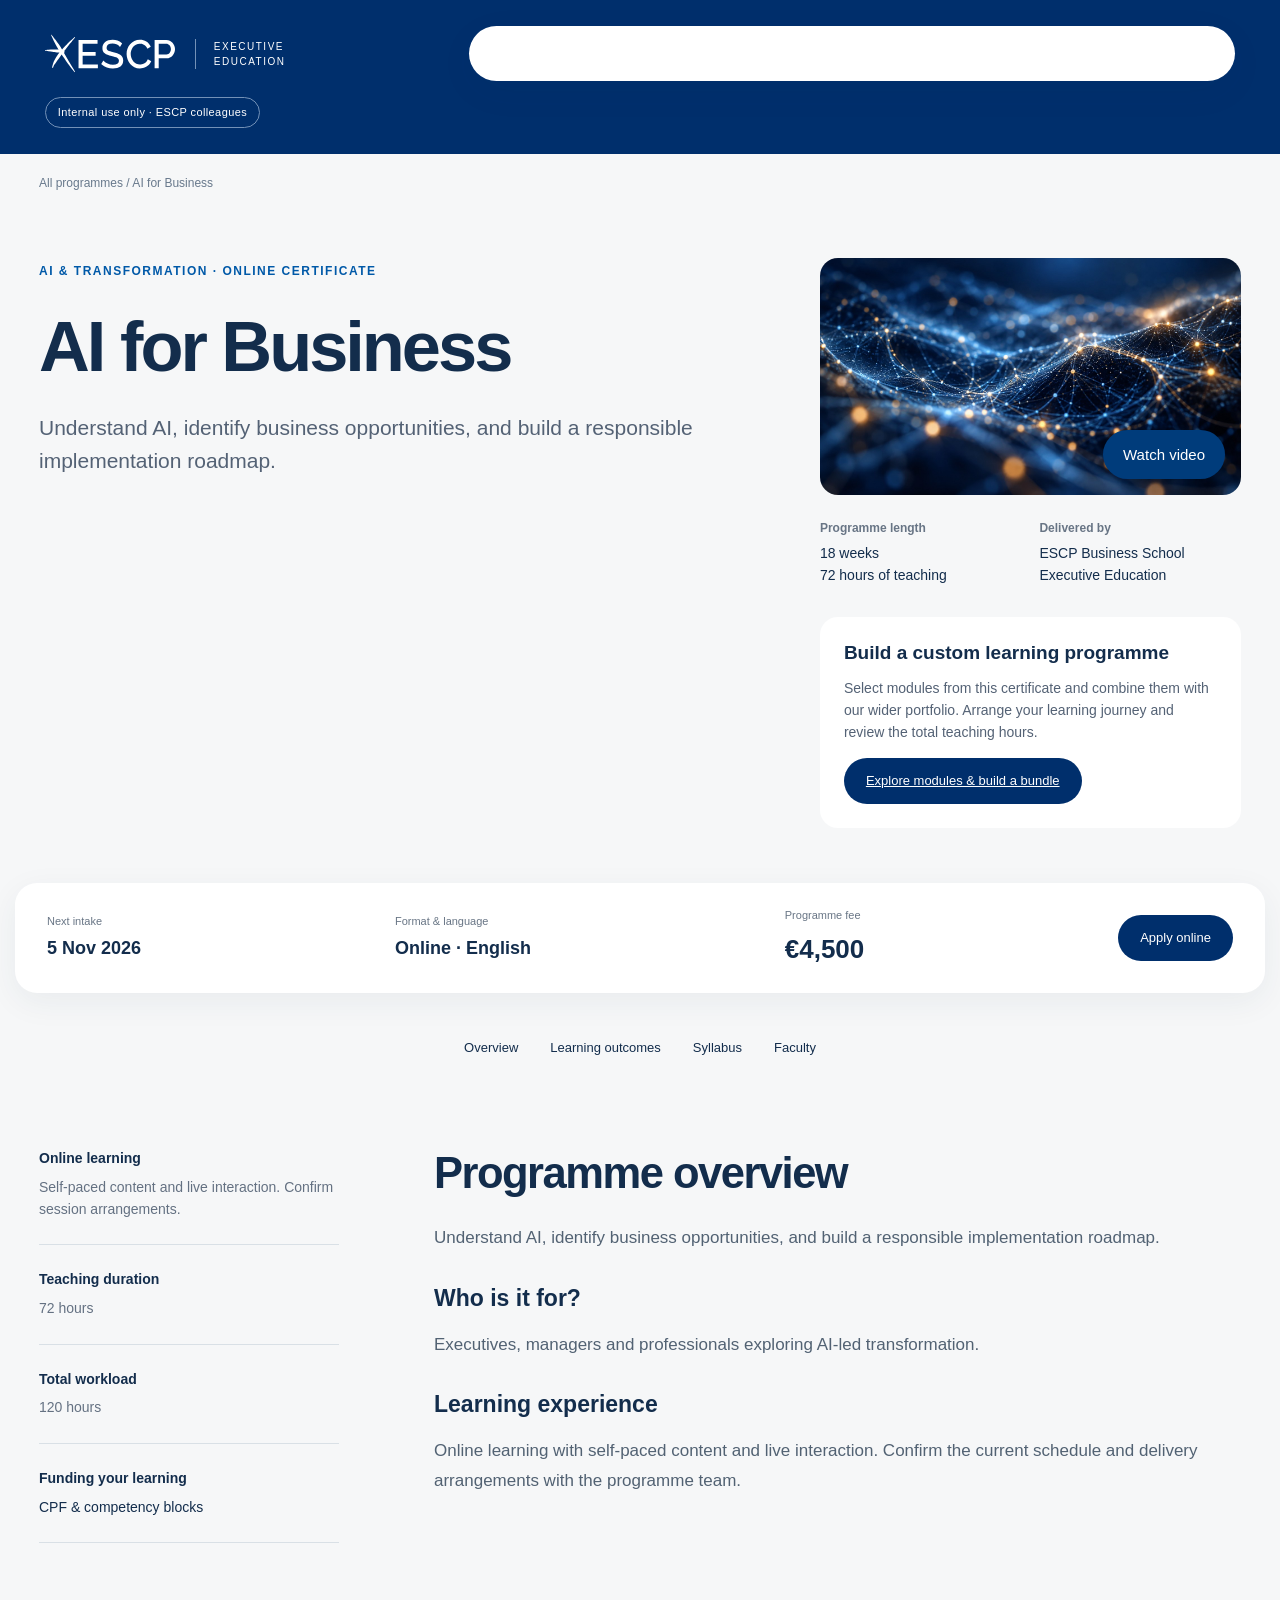
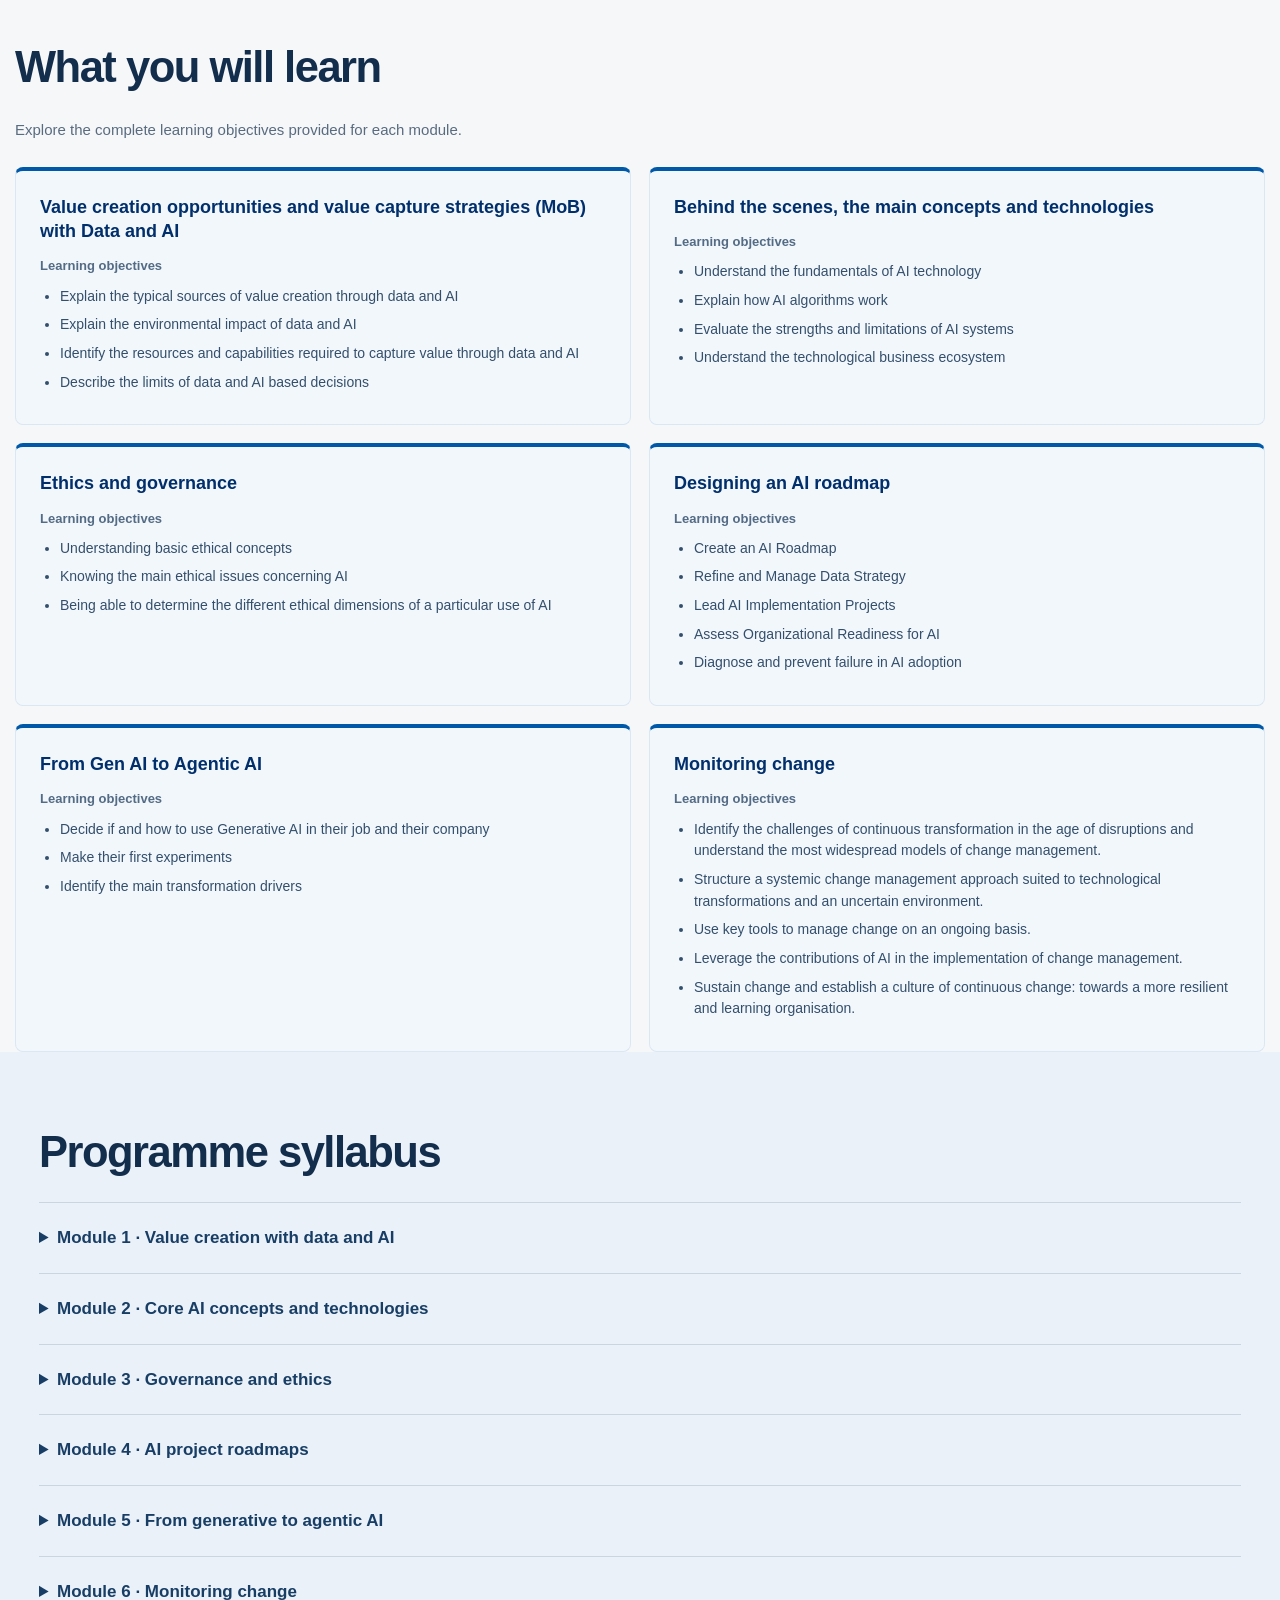
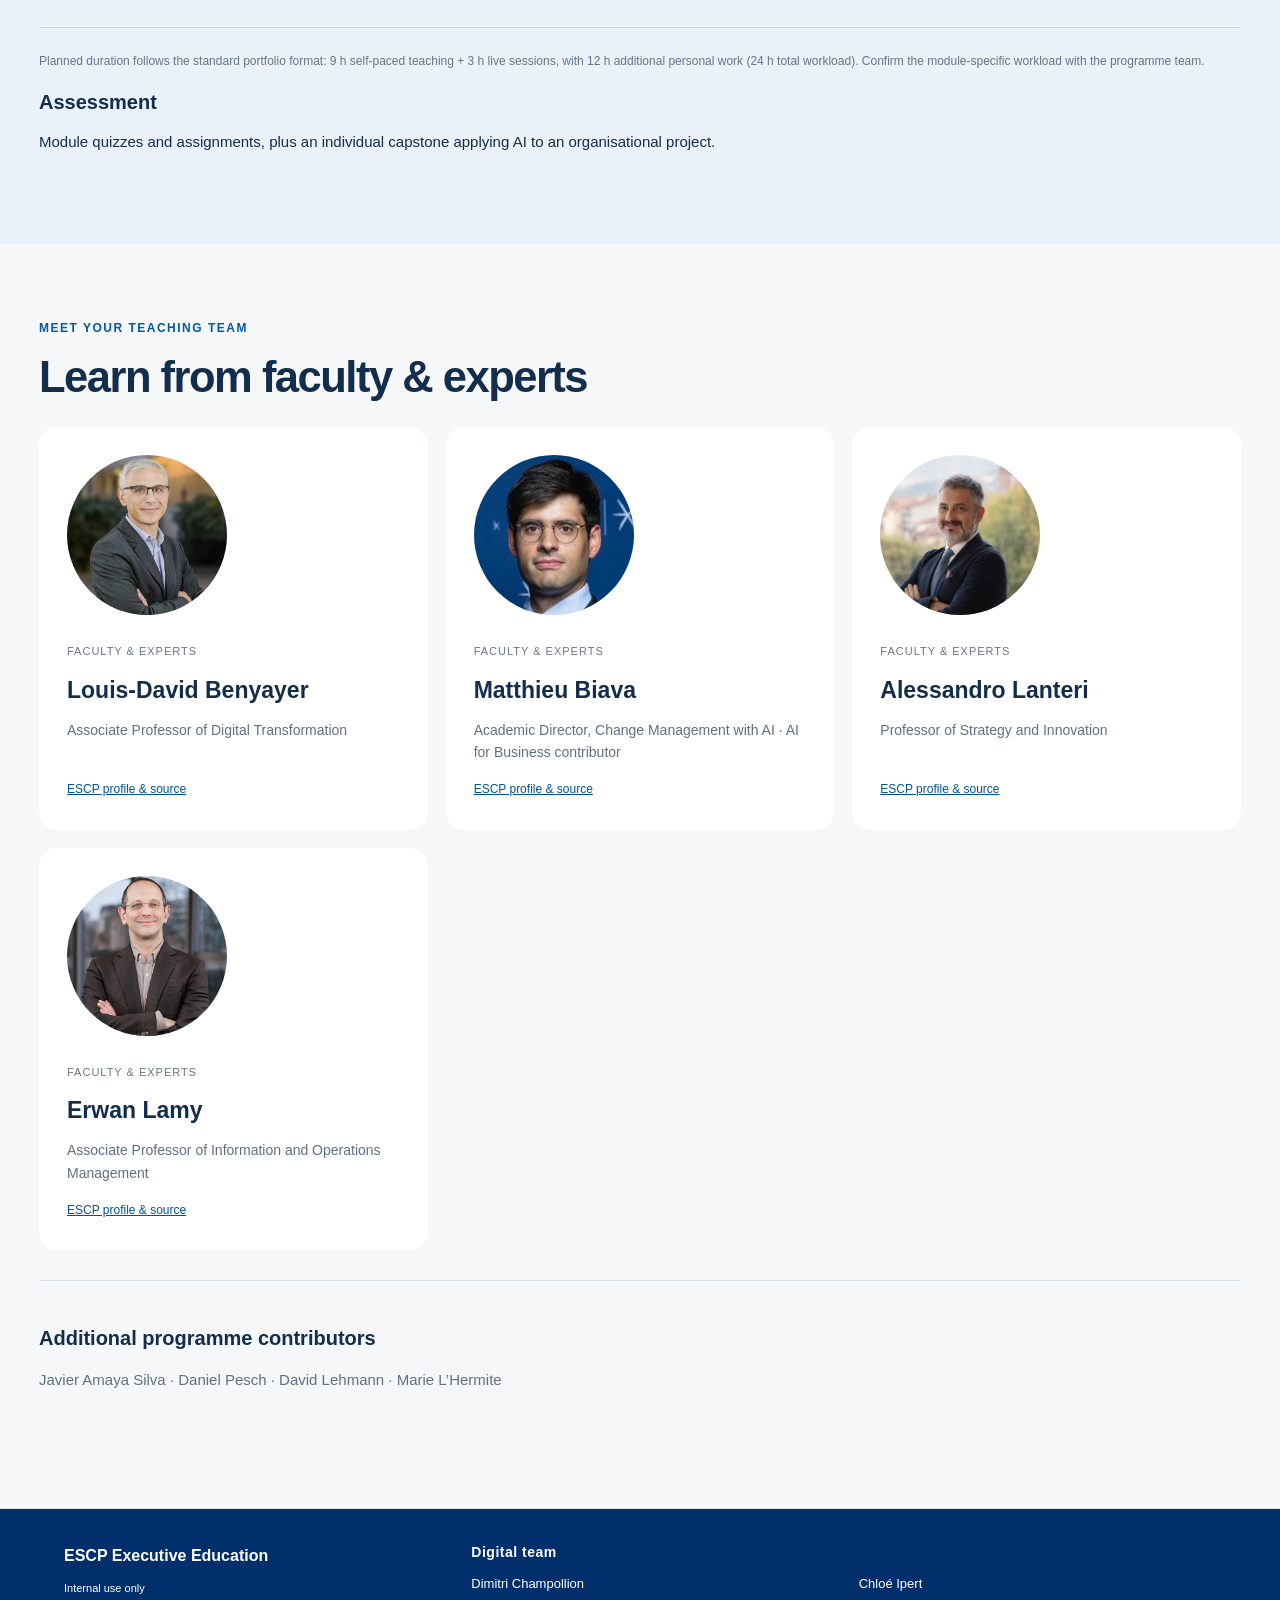
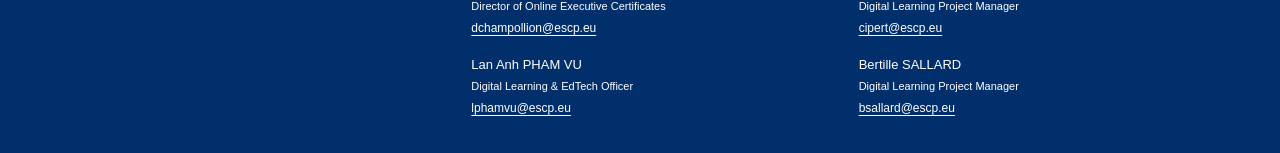
<file: artificial-intelligence-business-certificate.html>
<!doctype html><html lang="en"><head><meta charset="utf-8"><meta name="viewport" content="width=device-width,initial-scale=1"><title>AI for Business | ESCP Online</title><style>
:root{--ink:#142a3d;--muted:#677481;--line:#dce3e7;--paper:#f5f6f3;--teal:#006f73;--lime:#d8eea1}*{box-sizing:border-box}body{margin:0;background:var(--paper);color:var(--ink);font:15px/1.55 Arial,sans-serif}button,input{font:inherit}header{padding:23px 5%;display:flex;align-items:center;justify-content:space-between;border-bottom:1px solid var(--line);background:#fff} .brand{font-weight:800;font-size:21px;letter-spacing:-1px}.brand span{font-size:11px;display:block;letter-spacing:2px;font-weight:500}nav{display:flex;gap:25px}a{color:inherit;text-decoration:none}nav a:hover{text-decoration:underline}.private{font-size:11px;border:1px solid var(--line);border-radius:30px;padding:7px 13px}main{max-width:1380px;margin:auto;padding:50px 5%}.eyebrow{text-transform:uppercase;letter-spacing:2px;font-size:11px;font-weight:bold;color:var(--teal)}.hero{display:grid;grid-template-columns:1.6fr 1fr;gap:70px;align-items:end}h1{font-size:clamp(40px,5vw,68px);line-height:1.06;letter-spacing:-3px;font-weight:500;margin:20px 0}h1 em{font-family:Georgia,serif;color:var(--teal)}.intro{color:var(--muted);max-width:540px;font-size:17px}.focus{border-left:3px solid var(--teal);padding:6px 0 6px 24px}.focus h3{font-size:23px;margin:8px 0;font-weight:500}.focus p{color:var(--muted)}.stats{display:grid;grid-template-columns:repeat(4,1fr);border-top:1px solid var(--line);border-bottom:1px solid var(--line);margin:40px 0}.stat{padding:21px;border-right:1px solid var(--line)}.stat:last-child{border:0}.stat b{font-size:29px;font-weight:500;display:block}.stat span{font-size:12px;color:var(--muted)}.sectiontop{display:flex;justify-content:space-between;align-items:center;gap:18px;margin:42px 0 20px}h2{font-size:29px;letter-spacing:-1px;font-weight:500;margin:0}.tools{display:flex;gap:8px;flex-wrap:wrap}button{cursor:pointer;border:1px solid var(--line);background:white;color:var(--ink);padding:8px 14px;border-radius:7px}button.active{background:var(--ink);color:white;border-color:var(--ink)}input{border:1px solid var(--line);padding:10px 13px;border-radius:7px;background:white;width:230px}.grid{display:grid;grid-template-columns:repeat(3,1fr);gap:17px}.card{background:white;border:1px solid var(--line);padding:25px;display:flex;flex-direction:column;min-height:300px;border-radius:10px;transition:transform .2s}.card:hover{transform:translateY(-3px)}.cardtop{display:flex;justify-content:space-between;gap:10px;align-items:center}.num{font:italic 23px Georgia;color:#89999f}.tag{font-size:10px;text-transform:uppercase;letter-spacing:.7px;padding:4px 9px;border-radius:20px;background:#e5f2ed;color:#24654a}.tag.explore{background:#f3eedc;color:#7f6526}h3{font-size:20px;line-height:1.25;margin:20px 0 10px}.card p{font-size:14px;color:var(--muted);margin:0 0 18px}.meta{margin-top:auto;padding-top:15px;border-top:1px solid #edf0f2;font-size:11px;color:var(--muted)}.detail{padding-top:14px;font-size:13px;color:var(--ink)}details summary{cursor:pointer;font-size:12px;color:var(--teal);margin-top:13px} .roadmap{background:var(--ink);color:white;border-radius:12px;padding:35px;margin-top:50px}.roadmap .eyebrow{color:var(--lime)}.roadmap h2{margin:10px 0 26px}.months{display:grid;grid-template-columns:repeat(6,1fr);gap:18px}.month{border-top:2px solid #435667;padding-top:14px}.month.current{border-color:var(--lime)}.month b{font-size:17px}.month p{font-size:12px;color:#c7d1da}.month small{font-size:10px;color:var(--lime);text-transform:uppercase}.objectives{display:grid;grid-template-columns:repeat(3,1fr);gap:25px;margin-top:22px}.objective{border-top:1px solid var(--line);padding-top:18px}.objective b{font-size:17px}.objective p{color:var(--muted);font-size:14px}.note{color:var(--muted);font-size:12px;margin-top:25px}footer{padding:22px 5%;border-top:1px solid var(--line);display:flex;justify-content:space-between;font-size:11px;color:var(--muted)}.empty{padding:30px;color:var(--muted)}@media(max-width:900px){.grid{grid-template-columns:repeat(2,1fr)}.hero{gap:30px}.months{grid-template-columns:repeat(3,1fr)}.sectiontop{align-items:start;flex-direction:column}}@media(max-width:600px){main{padding-top:30px}.hero,.grid,.objectives{grid-template-columns:1fr}.hero{gap:20px}h1{letter-spacing:-2px}.stats{grid-template-columns:repeat(2,1fr)}.stat{border-bottom:1px solid var(--line)}.months{grid-template-columns:repeat(2,1fr)}nav{gap:12px;font-size:12px}.private{display:none}.roadmap{padding:23px}footer{gap:20px}}

:root{--ink:#122d50;--teal:#7252a2;--lime:#f8bb66;--paper:#f7f6f3}.hero{grid-template-columns:1.5fr 1fr}.focus{background:#eee8f4;border:0;border-radius:12px;padding:28px}.cta{display:inline-block;background:var(--ink);color:white;padding:10px 15px;border-radius:6px;font-size:13px}.cta.secondary{background:#f0edf5;color:var(--ink)}.actions{display:flex;gap:8px;margin-top:18px;flex-wrap:wrap}.card{min-height:420px}.facts{display:grid;grid-template-columns:1fr 1fr;gap:9px;margin:6px 0 18px;font-size:12px}.facts strong{display:block;font-size:15px;color:var(--ink)}.comparelabel{font-size:12px;color:var(--muted);margin-top:15px;display:flex;align-items:center;gap:7px}.comparelabel input{width:auto}.calendar{display:grid;gap:0}.event{display:grid;grid-template-columns:140px 1fr auto;gap:15px;padding:18px 0;border-top:1px solid #456080;align-items:center}.event a{font-size:12px;color:var(--lime)}.event time{font-size:14px;color:var(--lime)}.tablewrap{overflow:auto}table{width:100%;border-collapse:collapse;background:white;font-size:13px}td,th{text-align:left;vertical-align:top;padding:16px;border:1px solid var(--line);min-width:130px}th{background:#eee8f4}dialog{border:0;border-radius:14px;max-width:650px;width:90%;padding:32px;color:var(--ink)}dialog::backdrop{background:#122d5088}.close{float:right}.detailtitle{font-size:29px} .steps{counter-reset:step}.objective b{display:block} .notice{background:#fff3db;padding:13px 18px;font-size:12px;border-radius:7px;margin-top:22px} @media(max-width:600px){.hero{grid-template-columns:1fr}.event{grid-template-columns:95px 1fr}.event a{grid-column:2}.card{min-height:0}} 

:root{--ink:#002f6c;--teal:#0059a8;--lime:#c8e4ff;--paper:#f6f8fb}header{border-top:5px solid #002f6c}.brand{display:flex;align-items:center;gap:20px}.brand span{max-width:110px;font-size:10px;line-height:1.5;letter-spacing:1.5px;border-left:1px solid #cbd6e4;padding-left:18px}.escp-logo{width:130px;height:55px;display:block}h1 em{color:#0059a8}.focus{background:#e7f0fa}.cta.secondary,th{background:#e7f0fa}.tag{background:#e7f0fa;color:#003e77}.video-button{background:#e7f0fa;border:0;text-align:left;color:#003e77;font-weight:bold;margin-bottom:18px;padding:13px}.video-frame{aspect-ratio:16/9;margin-top:22px}.video-frame iframe{width:100%;height:100%;border:0}button:focus-visible,a:focus-visible{outline:3px solid #4386d5;outline-offset:3px}@media(max-width:600px){header{flex-wrap:wrap;gap:16px}.brand{gap:10px}.escp-logo{width:100px}.brand span{padding-left:10px}}
 .funding{margin-top:55px;padding:35px;background:#eef3fa;border-radius:12px}.funding>p{max-width:720px}.fund-layout{display:grid;grid-template-columns:1.1fr 1fr;gap:35px;margin:28px 0}.funding label{display:block;font-size:13px;font-weight:bold;margin-bottom:18px}.funding select,.funding input{width:100%;display:block;padding:11px;margin-top:7px;border:1px solid #bac9db;border-radius:5px;background:white;color:#142a3d;font:inherit}.fundnumbers label{display:flex;flex-direction:column;justify-content:space-between}.fundnumbers{display:grid;grid-template-columns:repeat(3,1fr);gap:12px}.fundresult{background:white;padding:27px;border-radius:9px}.fundresult h3{margin-top:10px}.fundrow{display:flex;justify-content:space-between;padding:10px 0;border-bottom:1px solid #dce3e7;gap:15px}.fundrow.total{font-size:20px;color:#002f6c}.fundcheck{display:flex!important;gap:10px;align-items:flex-start;font-weight:normal!important}.fundcheck input{width:18px;margin-top:4px;flex-shrink:0}.funding details{padding:14px 0;border-bottom:1px solid #cbd6e4}.funding details summary{font-size:15px;font-weight:bold}.funding details p{max-width:750px}.fundwarning{padding:14px;background:#fff4dc;border-radius:5px;font-size:13px}@media(max-width:800px){.fund-layout{grid-template-columns:1fr}.fundnumbers{grid-template-columns:1fr}.funding{padding:22px}nav{flex-wrap:wrap}}@media print{header,.hero,.stats,#portfolio,#timeline,#register,footer,.funding form,.funding details,.funding>p{display:none}.fund-layout{display:block}.funding{padding:0;background:white}.fundresult{padding:0}}

body{background:white;color:#052c60;font-family:Arial,sans-serif}main{max-width:1400px;padding:0 5% 55px}header{border-top:0;padding:20px 5%;min-height:90px}h1,h2,h3{font-family:Arial,sans-serif}.hero{margin:0 -5.56%;display:grid;grid-template-columns:1fr 1fr;gap:0;min-height:520px;background:#f3f7fc;align-items:stretch}.herocopy{padding:70px 9%;display:flex;flex-direction:column;justify-content:center}.hero h1{font-size:clamp(44px,4.8vw,70px);letter-spacing:-2.5px;font-weight:600;line-height:1.06}.hero h1 em{font-family:inherit;font-style:normal;color:inherit}.hero-image{width:100%;height:100%;max-height:600px;object-fit:cover}.intro{font-size:17px;line-height:1.6}.spotlight{display:grid;grid-template-columns:1fr 1.15fr;gap:45px;background:#eef5fc;padding:36px;border-radius:10px;margin:35px 0 75px;align-items:center}.spotlight h2{font-size:38px;font-weight:500;margin:15px 0}.spotlight p{max-width:430px;color:#65758c}.spotlight img{width:100%;aspect-ratio:1.68;object-fit:cover;border-radius:6px}.spotlight .video-cover{background:transparent;padding:0;border:0}.spotlight .video-cover:hover{opacity:.9}.sectiontop h2{font-size:38px;line-height:1.15;max-width:700px;margin-top:12px}.grid{gap:25px}.card{padding:0;border-radius:6px;overflow:hidden;min-height:0}.card:hover{transform:translateY(-2px)}.cardimage{width:100%;height:210px;object-fit:cover}.cardbody{padding:24px;display:flex;flex-direction:column;flex:1}.card h3{font-size:23px;font-weight:500}.card .meta{border:0;padding-top:8px}.card .facts{gap:15px}.card .actions{margin-top:17px}.cta{border-radius:4px;font-size:13px;padding:12px 17px}.card .video-button{font-weight:normal;font-size:12px;margin:0 0 14px;padding:8px}.banner{margin:65px -5.56% 0;background:#063769;color:white;display:grid;grid-template-columns:1fr 1fr}.banner>div{padding:55px 10%}.banner h2{font-size:44px;line-height:1.1}.banner img{width:100%;height:100%;object-fit:cover;max-height:370px}.banner p{color:#d4e5f7}.banner .cta{background:white;color:#00356c}.crumbs{font-size:12px;color:#68798c;padding:26px 0}.coursehead{padding:25px 0 40px}.coursehead h1{max-width:1050px;font-size:clamp(38px,4.3vw,62px);letter-spacing:-2px;margin:16px 0}.course-layout{display:grid;grid-template-columns:minmax(0,2fr) minmax(260px,1fr);gap:45px;align-items:start}.coursevisual{width:100%;height:350px;object-fit:cover;border-radius:6px}.enrol{position:sticky;top:20px;padding:28px;border:1px solid #dce3e7;border-top:4px solid #00356c;border-radius:4px;background:#fff}.enrol h3{margin-top:4px}.enrol .cta{display:block;text-align:center;margin:12px 0}.enrol dl{margin:0}.enrol dt{font-size:12px;color:#64748b;margin-top:16px}.enrol dd{margin:3px 0 0;font-size:17px}.course-nav{display:flex;gap:22px;flex-wrap:wrap;padding:22px 0;border-bottom:1px solid #dce3e7;font-size:13px}.course-section{padding:32px 0;border-bottom:1px solid #dce3e7}.course-section h2{font-size:29px;margin:0 0 20px}.course-section p,.course-section li{color:#596b80;line-height:1.7}.course-section details{padding:16px 0;border-bottom:1px solid #e5eaf0}.course-section summary{font-size:16px;font-weight:bold;margin:0;line-height:1.5}.facultynames{display:flex;gap:10px;flex-wrap:wrap}.facultyname{padding:10px 14px;background:#eef5fc;font-size:14px}.fee{font-size:30px;font-weight:600;margin:18px 0}.funding{margin-top:60px}a:hover{text-decoration:underline}.cta:hover{text-decoration:none;opacity:.9}footer{background:#052c60;color:#d3e2f1;padding:35px 5%}footer a{color:white}.empty{padding:25px}.notice{font-size:13px;background:#fff4de;padding:18px;border-radius:5px;color:#655327}.stat{display:none}.stats{display:none}.tools button{border-radius:25px}.cardtop{align-items:start}.tag{white-space:nowrap}.video-frame{margin-bottom:15px}.programintro{color:#65758c;font-size:17px;max-width:900px}.fundnumbers label{display:flex;flex-direction:column;justify-content:space-between}
@media(max-width:850px){.hero{min-height:0}.herocopy{padding:45px 8%}.hero h1{font-size:44px}.course-layout{grid-template-columns:1fr}.enrol{position:static;grid-row:1}.coursevisual{height:270px}.spotlight{gap:24px;padding:25px}.cardimage{height:180px}}@media(max-width:600px){header{gap:15px}.hero,.spotlight,.banner{grid-template-columns:1fr}.hero-image{height:300px}.spotlight{margin:25px 0 45px}.spotlight h2,.sectiontop h2{font-size:30px}.hero h1{font-size:46px}.hero-image{order:2}.herocopy{padding:40px 7%}.banner img{height:230px}.banner h2{font-size:34px}.cardimage{height:210px}.coursehead h1{font-size:38px}.course-layout{gap:25px}.course-nav{gap:15px}.tag{font-size:9px}main{padding-bottom:35px}}
</style><link rel="stylesheet" href="assets/programme-details.css"><style>.module-meta{padding:14px 0 6px}.module-code{display:inline-block;margin-bottom:12px;padding:4px 9px;background:#e7f0fa;border:1px solid #cfdded;border-radius:4px;font-size:12px;color:#00356c}.module-professors{display:flex;flex-wrap:wrap;gap:12px;margin-bottom:12px}.module-professor{display:flex;align-items:center;gap:10px;max-width:100%;font-size:13px;color:#143b65}.module-professor img,.professor-initials{width:58px;height:58px;border-radius:50%;flex-shrink:0}.module-professor img{object-fit:cover;object-position:50% 25%}.professor-initials{display:grid;place-items:center;background:#edf2f8;color:#526780;font-weight:bold}.module-professor small{display:block;font-size:10px;color:#65758c;margin-top:3px}</style><style>.detail-page .syllabus-layout{display:block;grid-template-columns:minmax(0,1fr)}.detail-page .syllabus-layout>div{width:100%;max-width:none}.module-duration{display:inline-block;font-size:12px;line-height:1.5;color:#174775;background:#edf4fb;border-radius:4px;padding:5px 10px;margin:0 0 12px 8px}.duration-note{font-size:12px;color:#65758c;margin-top:24px}@media(max-width:600px){.module-duration{display:block;margin-left:0}}</style><style id="internal-team-styles">
body>header{background:#002f6c!important;color:#fff!important;border-color:#315a8c!important;flex-wrap:wrap;gap:16px}
body>header a,body>header .brand,body>header .brand span,body>header .brand small,body>header nav,body>header .internal-use{color:#fff!important}
body>header .brand span{border-color:#7391b7!important}
body>header .escp-logo .cls-1{fill:#fff!important}
.internal-use{display:inline-block;padding:6px 12px;border:1px solid #7391b7;border-radius:20px;font-size:11px;letter-spacing:.4px;white-space:nowrap}
a.cta:not(.secondary),button.cta:not(.secondary),.enquiry-card a.cta:not(.secondary){color:#fff!important}
body>footer.digital-team-footer{display:grid;grid-template-columns:1fr 2fr;gap:35px;padding:35px 5%;background:#002f6c!important;color:#fff!important;font-size:13px}
.digital-team-footer a,.digital-team-footer span,.digital-team-footer strong,.digital-team-footer h2{color:#fff!important}
.footer-heading strong{display:block;font-size:16px;margin-bottom:9px}.footer-heading span{font-size:11px}
.footer-team h2{font-size:14px;margin:0 0 14px;font-weight:bold;letter-spacing:.5px}
.footer-team ul{display:grid;grid-template-columns:repeat(2,minmax(0,1fr));gap:17px 30px;padding:0;margin:0;list-style:none}
.footer-team li span,.footer-team li a{display:block}.footer-team li a{font-size:12px;margin-top:3px;overflow-wrap:anywhere;text-decoration:underline;text-underline-offset:3px}
@media(max-width:700px){body>footer.digital-team-footer{grid-template-columns:1fr;gap:24px}.footer-team ul{grid-template-columns:1fr}body>header nav{flex-wrap:wrap}}
@media print{body>header,body>footer.digital-team-footer{display:none!important}}
</style><style>.digital-team-footer .team-role{display:block;color:#fff;font-size:11px;line-height:1.5;margin:3px 0 5px}</style><style id="learning-blocks-styles">#outcomes .learning-blocks{display:grid;grid-template-columns:repeat(2,minmax(0,1fr));gap:18px;margin-top:24px}#outcomes .learning-block{background:#f2f7fc;border:1px solid #dbe7f3;border-top:4px solid #0059a8;border-radius:8px;padding:24px;min-width:0}#outcomes .learning-block h3{color:#002f6c;font-size:18px;line-height:1.35;margin:0 0 12px}#outcomes .learning-block p{font-size:13px;margin:0 0 8px;color:#536b85}#outcomes .learning-block ul{padding-left:20px;margin:0}#outcomes .learning-block li{font-size:14px;line-height:1.55;margin:7px 0;color:#344f6c}@media(max-width:750px){#outcomes .learning-blocks{grid-template-columns:1fr}}</style></head><body class="detail-page"><header><a class="brand" href="index.html"><svg class="escp-logo" role="img" aria-label="ESCP" id="Calque_1" data-name="Calque 1" xmlns="http://www.w3.org/2000/svg" viewBox="0 0 990.33 285.51">
  <defs>
    <style>
      .cls-1 {
        fill: #280092;
      }
    
:root{--ink:#002f6c;--teal:#0059a8;--lime:#c8e4ff;--paper:#f6f8fb}header{border-top:5px solid #002f6c}.brand{display:flex;align-items:center;gap:20px}.brand span{max-width:110px;font-size:10px;line-height:1.5;letter-spacing:1.5px;border-left:1px solid #cbd6e4;padding-left:18px}.escp-logo{width:130px;height:55px;display:block}h1 em{color:#0059a8}.focus{background:#e7f0fa}.cta.secondary,th{background:#e7f0fa}.tag{background:#e7f0fa;color:#003e77}.video-button{background:#e7f0fa;border:0;text-align:left;color:#003e77;font-weight:bold;margin-bottom:18px;padding:13px}.video-frame{aspect-ratio:16/9;margin-top:22px}.video-frame iframe{width:100%;height:100%;border:0}button:focus-visible,a:focus-visible{outline:3px solid #4386d5;outline-offset:3px}@media(max-width:600px){header{flex-wrap:wrap;gap:16px}.brand{gap:10px}.escp-logo{width:100px}.brand span{padding-left:10px}}
 .funding{margin-top:55px;padding:35px;background:#eef3fa;border-radius:12px}.funding>p{max-width:720px}.fund-layout{display:grid;grid-template-columns:1.1fr 1fr;gap:35px;margin:28px 0}.funding label{display:block;font-size:13px;font-weight:bold;margin-bottom:18px}.funding select,.funding input{width:100%;display:block;padding:11px;margin-top:7px;border:1px solid #bac9db;border-radius:5px;background:white;color:#142a3d;font:inherit}.fundnumbers label{display:flex;flex-direction:column;justify-content:space-between}.fundnumbers{display:grid;grid-template-columns:repeat(3,1fr);gap:12px}.fundresult{background:white;padding:27px;border-radius:9px}.fundresult h3{margin-top:10px}.fundrow{display:flex;justify-content:space-between;padding:10px 0;border-bottom:1px solid #dce3e7;gap:15px}.fundrow.total{font-size:20px;color:#002f6c}.fundcheck{display:flex!important;gap:10px;align-items:flex-start;font-weight:normal!important}.fundcheck input{width:18px;margin-top:4px;flex-shrink:0}.funding details{padding:14px 0;border-bottom:1px solid #cbd6e4}.funding details summary{font-size:15px;font-weight:bold}.funding details p{max-width:750px}.fundwarning{padding:14px;background:#fff4dc;border-radius:5px;font-size:13px}@media(max-width:800px){.fund-layout{grid-template-columns:1fr}.fundnumbers{grid-template-columns:1fr}.funding{padding:22px}nav{flex-wrap:wrap}}@media print{header,.hero,.stats,#portfolio,#timeline,#register,footer,.funding form,.funding details,.funding>p{display:none}.fund-layout{display:block}.funding{padding:0;background:white}.fundresult{padding:0}}
</style>
  </defs>
  <polygon class="cls-1" points="286.74 159.13 385.76 159.13 385.76 130.77 286.74 130.77 286.74 68.45 400.31 68.45 400.31 39.23 255.49 39.23 255.49 254.99 402.88 254.99 402.88 225.77 286.74 225.77 286.74 159.13"/>
  <path class="cls-1" d="M521.15,132.92c-40.12-8.86-51.79-14.34-51.79-33.59,0-21.44,15.38-32.31,45.72-32.31,21.32,0,39.96,7.28,51.14,19.96l5.07,5.76,16.11-26.77-3.54-3.14c-18.67-16.61-41.72-25.02-68.5-25.02-48.01,0-77.84,24.68-77.84,64.41,0,35.96,24.31,48.4,69.16,58.8,39.97,9.15,56.68,16.29,56.68,36.77s-15.38,29.72-45.72,29.72-55.85-13.65-67.81-26.42l-5.05-5.39-16.34,26.86,3.63,3.16c23.71,20.59,52.31,31.03,85,31.03,50.01,0,78.69-22.22,78.69-60.96,0-42.84-35.3-54.17-74.63-62.84h.02Z"/>
  <path class="cls-1" d="M780.55,192.4c-12.46,25.69-38.73,34.81-57.43,34.81-38.08,0-70.27-36.81-70.27-80.38,0-38.41,24.32-79.23,69.42-79.23,11.76,0,40.66,3.23,55.14,33.08l2.73,5.64,25.27-15.76-2.15-4.6c-14.04-29.98-43.9-47.87-79.86-47.87-63.72,0-101.79,54.7-101.79,107.59s40.33,111.04,100.37,111.04c31.53,0,70.98-17.49,85.36-50.92l2.09-4.88-26.34-13.75-2.54,5.22Z"/>
  <path class="cls-1" d="M866.21,68.36h57.43c19.55,0,35.45,18.24,35.45,40.66,0,19.99-11.82,41.24-33.74,41.24h-59.14v-81.89h0ZM924.49,39.14h-89.53v215.75h31.25v-75.42h60c39.61,0,64.13-36.57,64.13-70.46s-27.04-69.88-65.85-69.88Z"/>
  <path class="cls-1" d="M219.39,264.53c-25.55-40.41-51.27-85.07-75.49-127.48,1.39-.14,2.67-.8,3.68-1.93,1.44-1.61,1.82-3.72,1.64-5.89-.16-2.03-1.29-3.64-3.53-4.89,2.63-2.91,6.23-6.93,6.23-6.93,5.91-6.07,10.85-13.26,15.63-20.21,1.73-2.52,15.74-20.59,15.74-20.59l.11-.11c2.72-3.26,5.87-7.11,9.28-11.25,11.67-14.22,26.86-33.53,34.44-42.85,1.79-2.24,1.97-3.79,1.06-4.75-.73-.71-2.76-.69-4.48,1.17-9.63,9.75-21.68,19.23-32.15,29.09-5.27,4.96-22.19,22.68-25.47,25.65-5.98,5.43-10.39,11.31-15.62,16.75-6.99,7.29-14.53,14.11-20.56,21.03-3.28-5.39-10.43-17.68-13.57-22.22-2.81-4.06-9.13-13.94-11.01-16.32-4.82-6.09-17.49-23.14-18.75-24.82,0,0-4.7-6.73-6.92-9.34,0,0-23.98-30.27-29.04-36.45-1.26-1.63-2.34-2.73-3.69-1.92-1.24.94-1.04,2.22-.14,4.12.57,1.11,18.43,39.18,18.43,39.18,2.7,5.65,17.03,32.33,19.82,37.5,4.13,7.66,8.41,15.59,13.24,23.07,2.12,3.25,4.41,6.44,6.68,9.59-1.48.02-20.09-.43-23.58-.51-3.09-.07-8.47-.22-11.43-.3-6.49-.17-14.48.3-26.02.3l-18.95.56c-1.83,0-15.92,1.51-18.65,1.96-.9.15-2.09.48-2.76.58-1.66.27-3.22.89-3.53,2.38-.38,2.06,3.53,1.98,4.47,2.35,8.89,1.89,21.7,3.64,23.65,3.92q13.8,1.96,37.45,5.88c2.68.44,28.39,4.1,31.46,4.46,3.08.36,10.12-.05,13.08.34-14.07,17.35-27.47,38.29-38.11,58.02-8.57,15.89-12.63,33.27-16.54,49.03-.78,3.1-2.49,9.14,1.48,9.63,3.88.48,6.26-6.52,6.26-6.52,4.79-13.72,15.1-25.71,23.08-37.53.88-1.3,14.57-20.66,24.7-34.17,1.29-1.87,14.86-23.1,16.11-24.42,3.67,4.45,7.76,13.43,11.51,18.77,7.27,10.35,14.7,19.41,21.47,31.65,15.56,23.98,53.61,69.57,60.74,79.56.98,1.37,2.26,3.06,4.21,4.47,1.15.83,2.48,1.72,3.4,1.22,1.75-.96.61-2.53-.04-4.2-.38-.98-.84-1.93-1.36-2.85l-4.91-8.82c-.82-1.71-1.74-3.36-2.75-4.97Z"/>
</svg><span>EXECUTIVE EDUCATION</span></a><nav><a href="design-programme.html">Design a programme</a><a href="index.html#portfolio">Programmes</a><a href="index.html#timeline">Intake calendar</a><a href="index.html#funding">CPF &amp; competency blocks</a><a href="https://decisionmaking.thinkific.com/collections" target="_blank" rel="noopener noreferrer">Capsule courses</a></nav><span class="internal-use">Internal use only · ESCP colleagues</span></header><main><div class="crumbs"><a href="index.html#portfolio">All programmes</a> / AI for Business</div><section class="detail-hero"><div class="detail-title"><span class="eyebrow">AI &amp; transformation · Online certificate</span><h1>AI for Business</h1><p class="programintro">Understand AI, identify business opportunities, and build a responsible implementation roadmap.</p></div><div><div class="media-preview"><img class="coursevisual" src="assets/ai.jpg" alt="AI &amp; transformation programme illustration"><button onclick="playVideo(0)">Watch video</button></div><div class="hero-facts"><div><b>Programme length</b>18 weeks<br>72 hours of teaching</div><div><b>Delivered by</b>ESCP Business School<br>Executive Education</div></div><div class="enquiry-card"><h3>Build a custom learning programme</h3><p>Select modules from this certificate and combine them with our wider portfolio. Arrange your learning journey and review the total teaching hours.</p><a class="cta" href="design-programme.html">Explore modules & build a bundle</a></div></div></section><section class="enroll-bar" aria-label="Programme enrolment"><div><small>Next intake</small><strong>5 Nov 2026</strong></div><div><small>Format & language</small><strong>Online · English</strong></div><div class="price"><small>Programme fee</small><strong>€4,500</strong></div><a class="cta" href="https://openenrollment.escp.eu/templates/6824a8dc40f1b31d6e028f21/start" target="_blank" rel="noopener">Apply online</a></section><nav class="detail-nav" aria-label="Programme sections"><a href="#overview">Overview</a><a href="#outcomes">Learning outcomes</a><a href="#curriculum">Syllabus</a><a href="#faculty">Faculty</a></nav><section class="detail-section overview-layout" id="overview"><aside class="overview-meta"><div><b>Online learning</b><span>Self-paced content and live interaction. Confirm session arrangements.</span></div><div><b>Teaching duration</b><span>72 hours</span></div><div><b>Total workload</b><span>120 hours</span></div><div><b>Funding your learning</b><a href="index.html#funding">CPF &amp; competency blocks</a></div></aside><div class="overview-copy"><h2>Programme overview</h2><p>Understand AI, identify business opportunities, and build a responsible implementation roadmap.</p><h3>Who is it for?</h3><p>Executives, managers and professionals exploring AI-led transformation.</p><h3>Learning experience</h3><p>Online learning with self-paced content and live interaction. Confirm the current schedule and delivery arrangements with the programme team.</p></div></section><section class="detail-section course-section" id="outcomes"><h2>What you will learn</h2><p>Explore the complete learning objectives provided for each module.</p><div class="learning-blocks"><article class="learning-block"><h3>Value creation opportunities and value capture strategies (MoB) with Data and AI</h3><p><strong>Learning objectives</strong></p><ul><li>Explain the typical sources of value creation through data and AI</li><li>Explain the environmental impact of data and AI</li><li>Identify the resources and capabilities required to capture value through data and AI</li><li>Describe the limits of data and AI based decisions</li></ul></article><article class="learning-block"><h3>Behind the scenes, the main concepts and technologies</h3><p><strong>Learning objectives</strong></p><ul><li>Understand the fundamentals of AI technology</li><li>Explain how AI algorithms work</li><li>Evaluate the strengths and limitations of AI systems</li><li>Understand the technological business ecosystem</li></ul></article><article class="learning-block"><h3>Ethics and governance</h3><p><strong>Learning objectives</strong></p><ul><li>Understanding basic ethical concepts</li><li>Knowing the main ethical issues concerning AI</li><li>Being able to determine the different ethical dimensions of a particular use of AI</li></ul></article><article class="learning-block"><h3>Designing an AI roadmap</h3><p><strong>Learning objectives</strong></p><ul><li>Create an AI Roadmap</li><li>Refine and Manage Data Strategy</li><li>Lead AI Implementation Projects</li><li>Assess Organizational Readiness for AI</li><li>Diagnose and prevent failure in AI adoption</li></ul></article><article class="learning-block"><h3>From Gen AI to Agentic AI</h3><p><strong>Learning objectives</strong></p><ul><li>Decide if and how to use Generative AI in their job and their company</li><li>Make their first experiments</li><li>Identify the main transformation drivers</li></ul></article><article class="learning-block"><h3>Monitoring change</h3><p><strong>Learning objectives</strong></p><ul><li>Identify the challenges of continuous transformation in the age of disruptions and understand the most widespread models of change management.</li><li>Structure a systemic change management approach suited to technological transformations and an uncertain environment.</li><li>Use key tools to manage change on an ongoing basis.</li><li>Leverage the contributions of AI in the implementation of change management.</li><li>Sustain change and establish a culture of continuous change: towards a more resilient and learning organisation.</li></ul></article></div></section><div class="syllabus-band"><section class="detail-section syllabus-layout" id="curriculum"><div><h2>Programme syllabus</h2><details><summary>Module 1 · Value creation with data and AI</summary><div class="module-meta"><span class="module-code">Course code: <strong>AIBUS-01</strong></span><span class="module-duration">Planned teaching: 12 h · Live sessions: 3 h</span><div class="module-professors"><div class="module-professor"><img src="assets/faculty/benyayer.jpg" alt="Louis-David Benyayer" loading="lazy" width="58" height="58"><span>Louis-David Benyayer</span></div></div></div><p class="bundle-module-link"><a class="cta secondary" href="design-programme.html?module=AIBUS-01">Design a programme with this module</a></p><div class="module-objectives" data-course-code="AIBUS-01"><p><strong>Learning objectives</strong></p><ul><li>Explain the typical sources of value creation through data and AI</li><li>Explain the environmental impact of data and AI</li><li>Identify the resources and capabilities required to capture value through data and AI</li><li>Describe the limits of data and AI based decisions</li></ul></div></details><details><summary>Module 2 · Core AI concepts and technologies</summary><div class="module-meta"><span class="module-code">Course code: <strong>AIBUS-02</strong></span><span class="module-duration">Planned teaching: 12 h · Live sessions: 3 h</span><div class="module-professors"><div class="module-professor"><span class="professor-initials" aria-hidden="true">DP</span><span>Daniel Pesch<small>Photo to be added</small></span></div><div class="module-professor"><span class="professor-initials" aria-hidden="true">DL</span><span>David Lehmann<small>Photo to be added</small></span></div><div class="module-professor"><span class="professor-initials" aria-hidden="true">JA</span><span>Javier Amaya Silva<small>Photo to be added</small></span></div></div></div><p class="bundle-module-link"><a class="cta secondary" href="design-programme.html?module=AIBUS-02">Design a programme with this module</a></p><div class="module-objectives" data-course-code="AIBUS-02"><p><strong>Learning objectives</strong></p><ul><li>Understand the fundamentals of AI technology</li><li>Explain how AI algorithms work</li><li>Evaluate the strengths and limitations of AI systems</li><li>Understand the technological business ecosystem</li></ul></div></details><details><summary>Module 3 · Governance and ethics</summary><div class="module-meta"><span class="module-code">Course code: <strong>AIBUS-03</strong></span><span class="module-duration">Planned teaching: 12 h · Live sessions: 3 h</span><div class="module-professors"><div class="module-professor"><img src="assets/faculty/lamy.jpg" alt="Erwan Lamy" loading="lazy" width="58" height="58"><span>Erwan Lamy</span></div><div class="module-professor"><span class="professor-initials" aria-hidden="true">ML</span><span>Marie Lhermite<small>Photo to be added</small></span></div></div></div><p class="bundle-module-link"><a class="cta secondary" href="design-programme.html?module=AIBUS-03">Design a programme with this module</a></p><div class="module-objectives" data-course-code="AIBUS-03"><p><strong>Learning objectives</strong></p><ul><li>Understanding basic ethical concepts</li><li>Knowing the main ethical issues concerning AI</li><li>Being able to determine the different ethical dimensions of a particular use of AI</li></ul></div></details><details><summary>Module 4 · AI project roadmaps</summary><div class="module-meta"><span class="module-code">Course code: <strong>AIBUS-04</strong></span><span class="module-duration">Planned teaching: 12 h · Live sessions: 3 h</span><div class="module-professors"><div class="module-professor"><img src="assets/faculty/lanteri.jpg" alt="Alessandro Lanteri" loading="lazy" width="58" height="58"><span>Alessandro Lanteri</span></div></div></div><p class="bundle-module-link"><a class="cta secondary" href="design-programme.html?module=AIBUS-04">Design a programme with this module</a></p><div class="module-objectives" data-course-code="AIBUS-04"><p><strong>Learning objectives</strong></p><ul><li>Create an AI Roadmap</li><li>Refine and Manage Data Strategy</li><li>Lead AI Implementation Projects</li><li>Assess Organizational Readiness for AI</li><li>Diagnose and prevent failure in AI adoption</li></ul></div></details><details><summary>Module 5 · From generative to agentic AI</summary><div class="module-meta"><span class="module-code">Course code: <strong>AIBUS-05</strong></span><span class="module-duration">Planned teaching: 12 h · Live sessions: 3 h</span><div class="module-professors"><div class="module-professor"><img src="assets/faculty/benyayer.jpg" alt="Louis-David Benyayer" loading="lazy" width="58" height="58"><span>Louis-David Benyayer</span></div></div></div><p class="bundle-module-link"><a class="cta secondary" href="design-programme.html?module=AIBUS-05">Design a programme with this module</a></p><div class="module-objectives" data-course-code="AIBUS-05"><p><strong>Learning objectives</strong></p><ul><li>Decide if and how to use Generative AI in their job and their company</li><li>Make their first experiments</li><li>Identify the main transformation drivers</li></ul></div></details><details><summary>Module 6 · Monitoring change</summary><div class="module-meta"><span class="module-code">Course code: <strong>TECH-01</strong></span><span class="module-duration">Planned teaching: 12 h · Live sessions: 3 h</span><div class="module-professors"><div class="module-professor"><img src="assets/faculty/biava.jpg" alt="Matthieu Biava" loading="lazy" width="58" height="58"><span>Matthieu Biava</span></div></div></div><p class="bundle-module-link"><a class="cta secondary" href="design-programme.html?module=TECH-01">Design a programme with this module</a></p><div class="module-objectives" data-course-code="TECH-01"><p><strong>Learning objectives</strong></p><ul><li>Identify the challenges of continuous transformation in the age of disruptions and understand the most widespread models of change management.</li><li>Structure a systemic change management approach suited to technological transformations and an uncertain environment.</li><li>Use key tools to manage change on an ongoing basis.</li><li>Leverage the contributions of AI in the implementation of change management.</li><li>Sustain change and establish a culture of continuous change: towards a more resilient and learning organisation.</li></ul></div></details><p class="duration-note">Planned duration follows the standard portfolio format: 9 h self-paced teaching + 3 h live sessions, with 12 h additional personal work (24 h total workload). Confirm the module-specific workload with the programme team.</p><h3>Assessment</h3><p>Module quizzes and assignments, plus an individual capstone applying AI to an organisational project.</p></div></section></div><section class="detail-section" id="faculty"><span class="eyebrow">Meet your teaching team</span><h2>Learn from faculty & experts</h2><div class="faculty-grid"><article class="faculty-person"><img class="faculty-portrait" src="assets/faculty/benyayer.jpg" alt="Louis-David Benyayer" loading="lazy" width="320" height="320"><div class="faculty-copy"><small>Faculty & experts</small><h3>Louis-David Benyayer</h3><p>Associate Professor of Digital Transformation</p><a href="https://escp.eu/fr/node/45908" target="_blank" rel="noopener">ESCP profile & source</a></div></article><article class="faculty-person"><img class="faculty-portrait" src="assets/faculty/biava.jpg" alt="Matthieu Biava" loading="lazy" width="320" height="320"><div class="faculty-copy"><small>Faculty & experts</small><h3>Matthieu Biava</h3><p>Academic Director, Change Management with AI · AI for Business contributor</p><a href="https://escp.eu/fr/programmes/open-programmes/change-management-with-ai" target="_blank" rel="noopener">ESCP profile & source</a></div></article><article class="faculty-person"><img class="faculty-portrait" src="assets/faculty/lanteri.jpg" alt="Alessandro Lanteri" loading="lazy" width="320" height="320"><div class="faculty-copy"><small>Faculty & experts</small><h3>Alessandro Lanteri</h3><p>Professor of Strategy and Innovation</p><a href="https://escp.eu/faculty-research/faculty-members/lanteri-alessandro" target="_blank" rel="noopener">ESCP profile & source</a></div></article><article class="faculty-person"><img class="faculty-portrait" src="assets/faculty/lamy.jpg" alt="Erwan Lamy" loading="lazy" width="320" height="320"><div class="faculty-copy"><small>Faculty & experts</small><h3>Erwan Lamy</h3><p>Associate Professor of Information and Operations Management</p><a href="https://escp.eu/faculty-research/faculty-members/lamy-erwan?page=2" target="_blank" rel="noopener">ESCP profile & source</a></div></article></div><div class="other-contributors"><h3>Additional programme contributors</h3><p>Javier Amaya Silva · Daniel Pesch · David Lehmann · Marie L’Hermite</p></div></section></main><footer class="digital-team-footer"><div class="footer-heading"><strong>ESCP Executive Education</strong><span>Internal use only</span></div><div class="footer-team"><h2>Digital team</h2><ul><li><span>Dimitri Champollion</span><small class="team-role">Director of Online Executive Certificates</small><a href="mailto:dchampollion@escp.eu">dchampollion@escp.eu</a></li><li><span>Chloé Ipert</span><small class="team-role">Digital Learning Project Manager</small><a href="mailto:cipert@escp.eu">cipert@escp.eu</a></li><li><span>Lan Anh PHAM VU</span><small class="team-role">Digital Learning &amp; EdTech Officer</small><a href="mailto:lphamvu@escp.eu">lphamvu@escp.eu</a></li><li><span>Bertille SALLARD</span><small class="team-role">Digital Learning Project Manager</small><a href="mailto:bsallard@escp.eu">bsallard@escp.eu</a></li></ul></div></footer><dialog id="modal"><button class="close" id="close">Close</button><div id="modalbody"></div></dialog><script>const data=[["AI for Business", "AI & transformation", "5 Nov 2026", "2026-11-05", "72 hours", "English", "Understand AI, identify business opportunities, and build a responsible implementation roadmap.", "artificial-intelligence-business-certificate", "6824a8dc40f1b31d6e028f21", "Executives, managers and professionals exploring AI-led transformation.", "AI value creation; core technologies; governance and ethics; AI project roadmaps; generative and agentic AI; monitoring change."], ["Finance for Executives", "Finance", "26 Oct 2026", "2026-10-26", "70 hours", "English / French", "Strengthen financial judgement, interpret financial information, and contribute to investment decisions.", "finance-executives", "687ed5206ab72813c16347e3", "Professionals seeking greater confidence in corporate finance.", "Financial performance, financial statements, investment decisions, financing and value creation."], ["Change Management with AI", "AI & transformation", "22 Oct 2026", "2026-10-22", "60 hours", "English", "Lead technology adoption and help people and organisations navigate AI-driven change.", "change-management-with-ai", "687ed62d6ab72813c1634b5a", "Functional managers, business unit leaders and transformation consultants.", "Initiating change; emerging technologies; uncertainty; AI roadmaps; overcoming resistance."], ["AI and Financial Innovation", "Finance", "24 Nov 2026", "2026-11-24", "60 hours", "English", "Connect financial strategy with AI applications and emerging financial technologies.", "financial-innovation-ai", "688c449c6ab728b9772b037b", "Banking, asset management, fintech and corporate finance professionals.", "Financial business models, AI decision-making, fintech, decentralised finance and practical AI projects."], ["Strategic Leadership for Sustainable Transformation", "Sustainability", "Feb 2027", "2027-02-01", "60 hours", "English", "Turn sustainability priorities into practical business strategies and organisational change.", "strategic-leadership-sustainable-transformation", "68a433ab5d69356dd75efb94", "Strategy, innovation and sustainability leaders, managers and consultants.", "Supply chain governance; sustainable business models; leadership; transformation management; risk."], ["AI & Data for Marketing Leaders", "Marketing", "5 Nov 2026", "2026-11-05", "See programme page", "English", "Use data and AI to guide marketing strategy, customer experience, and performance.", "certificate-ai-data-marketing-leaders", "691c9e423b5d002723d7b963", "Marketing, product, communication, digital and CRM professionals.", "Marketing strategy, customer intelligence, AI-enhanced journeys, omnichannel communication, performance and governance."], ["Cybersecurity for Business Leaders", "Cybersecurity", "8 Dec 2026", "2026-12-08", "60 hours", "English", "Build the strategic perspective needed to govern cyber risk and strengthen organisational resilience.", "cybersecurity-for-business-leaders", "", "Executives and senior decision-makers responsible for digital resilience.", "Geopolitics; threat analysis; regulation; risk protection and governance; cyber crisis decisions."], ["Geopolitics & Tech", "Geopolitics", "To be announced", "", "To be announced", "To be announced", "A programme in development at the intersection of geopolitics and technology.", "", "", "Audience details to be announced.", "Programme content, dates, fees and registration details will be published once confirmed."]];const programmes=[{"weeks": "18 weeks", "workload": "120 hours", "prereq": "Open to motivated professionals. Strong commitment and intellectual engagement are expected.", "objectives": ["Identify opportunities to create value with AI.", "Plan an AI implementation roadmap.", "Evaluate governance, ethics and responsible adoption."], "modules": ["Value creation with data and AI", "Core AI concepts and technologies", "Governance and ethics", "AI project roadmaps", "From generative to agentic AI", "Monitoring change"], "faculty": ["Louis-David Benyayer", "Javier Amaya Silva, Daniel Pesch and David Lehmann", "Erwan Lamy and Marie L’Hermite", "Alessandro Lanteri", "Matthieu Biava"], "assessment": "Module quizzes and assignments, plus an individual capstone applying AI to an organisational project.", "title": "AI for Business", "topic": "AI & transformation", "date": "5 Nov 2026", "sort": "2026-11-05", "hours": "72 hours", "language": "English", "description": "Understand AI, identify business opportunities, and build a responsible implementation roadmap.", "official": "https://escp.eu/programmes/open-programmes/artificial-intelligence-business-certificate", "apply": "https://openenrollment.escp.eu/templates/6824a8dc40f1b31d6e028f21/start", "audience": "Executives, managers and professionals exploring AI-led transformation.", "slug": "artificial-intelligence-business-certificate", "image": "ai"}, {"weeks": "Confirm with programme team", "workload": "Confirm with programme team", "prereq": "Open to non-financial professionals. No prior financial expertise is required.", "objectives": ["Interpret financial statements and performance indicators.", "Evaluate investments and business value.", "Use financial reasoning in strategic decisions."], "modules": ["Course overview and financial approach", "Demystifying financial logic", "Financial analysis: statements and accounting", "Financial analysis: performance indicators", "Investment project valuation", "Financial asset valuation", "Cost of capital"], "faculty": [], "assessment": "Confirm the current assessment and certificate requirements with the programme team.", "title": "Finance for Executives", "topic": "Finance", "date": "26 Oct 2026", "sort": "2026-10-26", "hours": "70 hours", "language": "English / French", "description": "Strengthen financial judgement, interpret financial information, and contribute to investment decisions.", "official": "https://escp.eu/programmes/open-programmes/finance-executives", "apply": "https://openenrollment.escp.eu/templates/687ed5206ab72813c16347e3/start", "audience": "Professionals seeking greater confidence in corporate finance.", "slug": "finance-executives", "image": "finance"}, {"weeks": "15 weeks", "workload": "120 hours", "prereq": "Open to motivated professionals. No technical background is required.", "objectives": ["Plan technology-driven transformation.", "Evaluate organisational and ethical implications.", "Address resistance and support adoption."], "modules": ["Initiating and monitoring change", "Emerging technologies", "Navigating uncertainty", "Designing an AI roadmap", "Overcoming resistance to change"], "faculty": [], "assessment": "Module quizzes and assignments, plus an individual capstone on technological change.", "title": "Change Management with AI", "topic": "AI & transformation", "date": "22 Oct 2026", "sort": "2026-10-22", "hours": "60 hours", "language": "English", "description": "Lead technology adoption and help people and organisations navigate AI-driven change.", "official": "https://escp.eu/programmes/open-programmes/change-management-with-ai", "apply": "https://openenrollment.escp.eu/templates/687ed62d6ab72813c1634b5a/start", "audience": "Functional managers, business unit leaders and transformation consultants.", "slug": "change-management-with-ai", "image": "bridge"}, {"weeks": "15 weeks", "workload": "120 hours", "prereq": "Confirm entry requirements and the expected technical preparation with the programme team.", "objectives": ["Evaluate financial business model innovation.", "Assess AI and fintech applications.", "Plan implementation and consider digital-asset risks."], "modules": ["Elective: fintech and financial services OR decentralised finance and digital assets", "Business model innovation in finance", "AI applications in finance", "Leading AI implementation in finance", "Generative AI and machine learning in finance"], "faculty": ["Santiago Barraza (Academic Director)"], "assessment": "Quizzes and assignments, plus a group capstone project.", "title": "AI and Financial Innovation", "topic": "Finance", "date": "24 Nov 2026", "sort": "2026-11-24", "hours": "60 hours", "language": "English", "description": "Connect financial strategy with AI applications and emerging financial technologies.", "official": "https://escp.eu/programmes/open-programmes/financial-innovation-ai", "apply": "https://openenrollment.escp.eu/templates/688c449c6ab728b9772b037b/start", "audience": "Banking, asset management, fintech and corporate finance professionals.", "slug": "financial-innovation-ai", "image": "finance"}, {"weeks": "17 weeks", "workload": "120 hours", "prereq": "Open to motivated professionals. Strong commitment and intellectual engagement are expected.", "objectives": ["Identify sustainable business opportunities.", "Lead organisational transformation.", "Assess sustainability-related risks."], "modules": ["Sustainability and supply chain governance", "Designing sustainable business models", "Leadership for sustainability transformation", "Sustainable transformation management", "Risk management"], "faculty": ["Christian Durach", "Florian Lüdeke-Freund", "Carolin Waldner", "Max Weiß", "Ulrich Hagel and Michael Wiedmann"], "assessment": "Module quizzes and/or assignments, plus an individual capstone.", "title": "Strategic Leadership for Sustainable Transformation", "topic": "Sustainability", "date": "Feb 2027", "sort": "2027-02-01", "hours": "60 hours", "language": "English", "description": "Turn sustainability priorities into practical business strategies and organisational change.", "official": "https://escp.eu/programmes/open-programmes/strategic-leadership-sustainable-transformation", "apply": "https://openenrollment.escp.eu/templates/68a433ab5d69356dd75efb94/start", "audience": "Strategy, innovation and sustainability leaders, managers and consultants.", "slug": "strategic-leadership-sustainable-transformation", "image": "sustainability"}, {"weeks": "Confirm with programme team", "workload": "Confirm with programme team", "prereq": "Confirm current admission requirements with the programme team.", "objectives": ["Build data-informed marketing strategies.", "Use AI for customer insight and experience.", "Develop responsible marketing technology governance."], "modules": ["Marketing strategy and value creation in the AI era", "Decision intelligence and customer insights", "AI-enabled customer experience design", "AI-enabled creative practices and omnichannel communication", "Marketing technology, governance and operating models"], "faculty": ["Isabella Maggioni", "Hsin-Hsuan Meg Lee", "Vitor Lima", "Lorena Blasco-Arcas", "Guillaume Thfoin"], "assessment": "Module quizzes and/or assignments, plus an individual capstone.", "title": "AI & Data for Marketing Leaders", "topic": "Marketing", "date": "5 Nov 2026", "sort": "2026-11-05", "hours": "See programme page", "language": "English", "description": "Use data and AI to guide marketing strategy, customer experience, and performance.", "official": "https://escp.eu/programmes/open-programmes/certificate-ai-data-marketing-leaders", "apply": "https://openenrollment.escp.eu/templates/691c9e423b5d002723d7b963/start", "audience": "Marketing, product, communication, digital and CRM professionals.", "slug": "certificate-ai-data-marketing-leaders", "image": "marketing"}, {"weeks": "17 weeks", "workload": "120 hours", "prereq": "No technical background is required. Designed around executive oversight and governance.", "objectives": ["Assess strategic cyber risks.", "Strengthen governance and organisational resilience.", "Practise executive cyber-crisis decisions."], "modules": ["Geopolitics and cybersecurity", "Threat analysis and risk assessment", "Regulatory environment", "Risk protection strategy and governance", "Cyber-crisis decision exercise"], "faculty": ["Bastian Dufilhol (Academic Director)"], "assessment": "Quizzes, assignments, and an individual confidential capstone on an organisational challenge.", "title": "Cybersecurity for Business Leaders", "topic": "Cybersecurity", "date": "8 Dec 2026", "sort": "2026-12-08", "hours": "60 hours", "language": "English", "description": "Build the strategic perspective needed to govern cyber risk and strengthen organisational resilience.", "official": "https://escp.eu/programmes/open-programmes/cybersecurity-for-business-leaders", "apply": "https://escp.eu/programmes/open-programmes/cybersecurity-for-business-leaders", "audience": "Executives and senior decision-makers responsible for digital resilience.", "slug": "cybersecurity-for-business-leaders", "image": "cyber"}, {"weeks": "To be announced", "workload": "To be announced", "prereq": "To be announced.", "objectives": [], "modules": [], "faculty": [], "assessment": "Programme structure and assessment are to be announced.", "title": "Geopolitics & Tech", "topic": "Geopolitics", "date": "To be announced", "sort": "", "hours": "To be announced", "language": "To be announced", "description": "A programme in development at the intersection of geopolitics and technology.", "official": "", "apply": "", "audience": "Audience details to be announced.", "slug": "geopolitics-tech", "image": "geopolitics"}];const media={"0": {"url": "https://player.vimeo.com/video/1094338998?h=e0b5389a53", "label": "Watch programme video", "type": "video"}, "1": {"url": "https://webikeo.fr/landing/risque-et-rentabilite-les-dessous-d-un-couple-mythique/14084?campaign=replay-eventPg", "label": "Watch official masterclass replay", "type": "replay"}, "2": {"url": "https://webikeo.fr/landing/transformation-ia-et-consulting-integrer-l-ia-dans-le-metier-du-consultant/14082?campaign=replay-eventPg", "label": "Watch official masterclass replay", "type": "replay"}, "3": {"url": "https://escp-eu.zoom.us/rec/share/S6P5GscLFwroqo63vJDANc3exgMSUQARnRcdG3LL-8O4dvgtA1yN7rGz7vM_KsVX.BYK65XeLE7otZrnm", "label": "Watch official masterclass replay", "type": "replay"}, "4": {"url": "https://webikeo.fr/landing/ia-et-entreprise-potentiel-reel-risques-reels-comment-decider-avec-lucidite/14368?campaign=Replay", "label": "Watch official masterclass replay", "type": "replay"}, "5": {"url": "https://webikeo.fr/landing/vos-prochains-clients-seront-des-agents-ia-le-marketing-change-ses-regles-etes-vous-pret/14593?campaign=Replay", "label": "Watch official masterclass replay", "type": "replay"}};function actions(d){return d.apply?`<a class="cta" href="${d.apply}" target="_blank" rel="noopener">Apply online</a><a class="cta secondary" href="${d.official}" target="_blank" rel="noopener">Official programme & brochure</a>`:'<p>Registration details to be announced.</p>'}function playVideo(i){const m=media[i],d=programmes[i];if(!m)return;document.getElementById('modalbody').innerHTML=`<span class="eyebrow">${m.type==='video'?'Programme video':'Official masterclass replay'}</span><h2>${d.title}</h2>`+(m.type==='video'?`<div class="video-frame"><iframe src="${m.url}" title="${d.title} programme video" allow="fullscreen; picture-in-picture" allowfullscreen referrerpolicy="strict-origin-when-cross-origin"></iframe></div><p><a class="cta secondary" href="${d.official}" target="_blank" rel="noopener">Open video on official programme page</a></p>`:`<p>The replay linked from the official ESCP programme page opens on its provider’s website. Registration may be required.</p><a class="cta" href="${m.url}" target="_blank" rel="noopener">Open official replay</a>`);document.getElementById('modal').showModal()}document.getElementById('close').onclick=()=>document.getElementById('modal').close();document.getElementById('modal').addEventListener('close',()=>{document.getElementById('modalbody').innerHTML=''});</script></body></html>
</file>
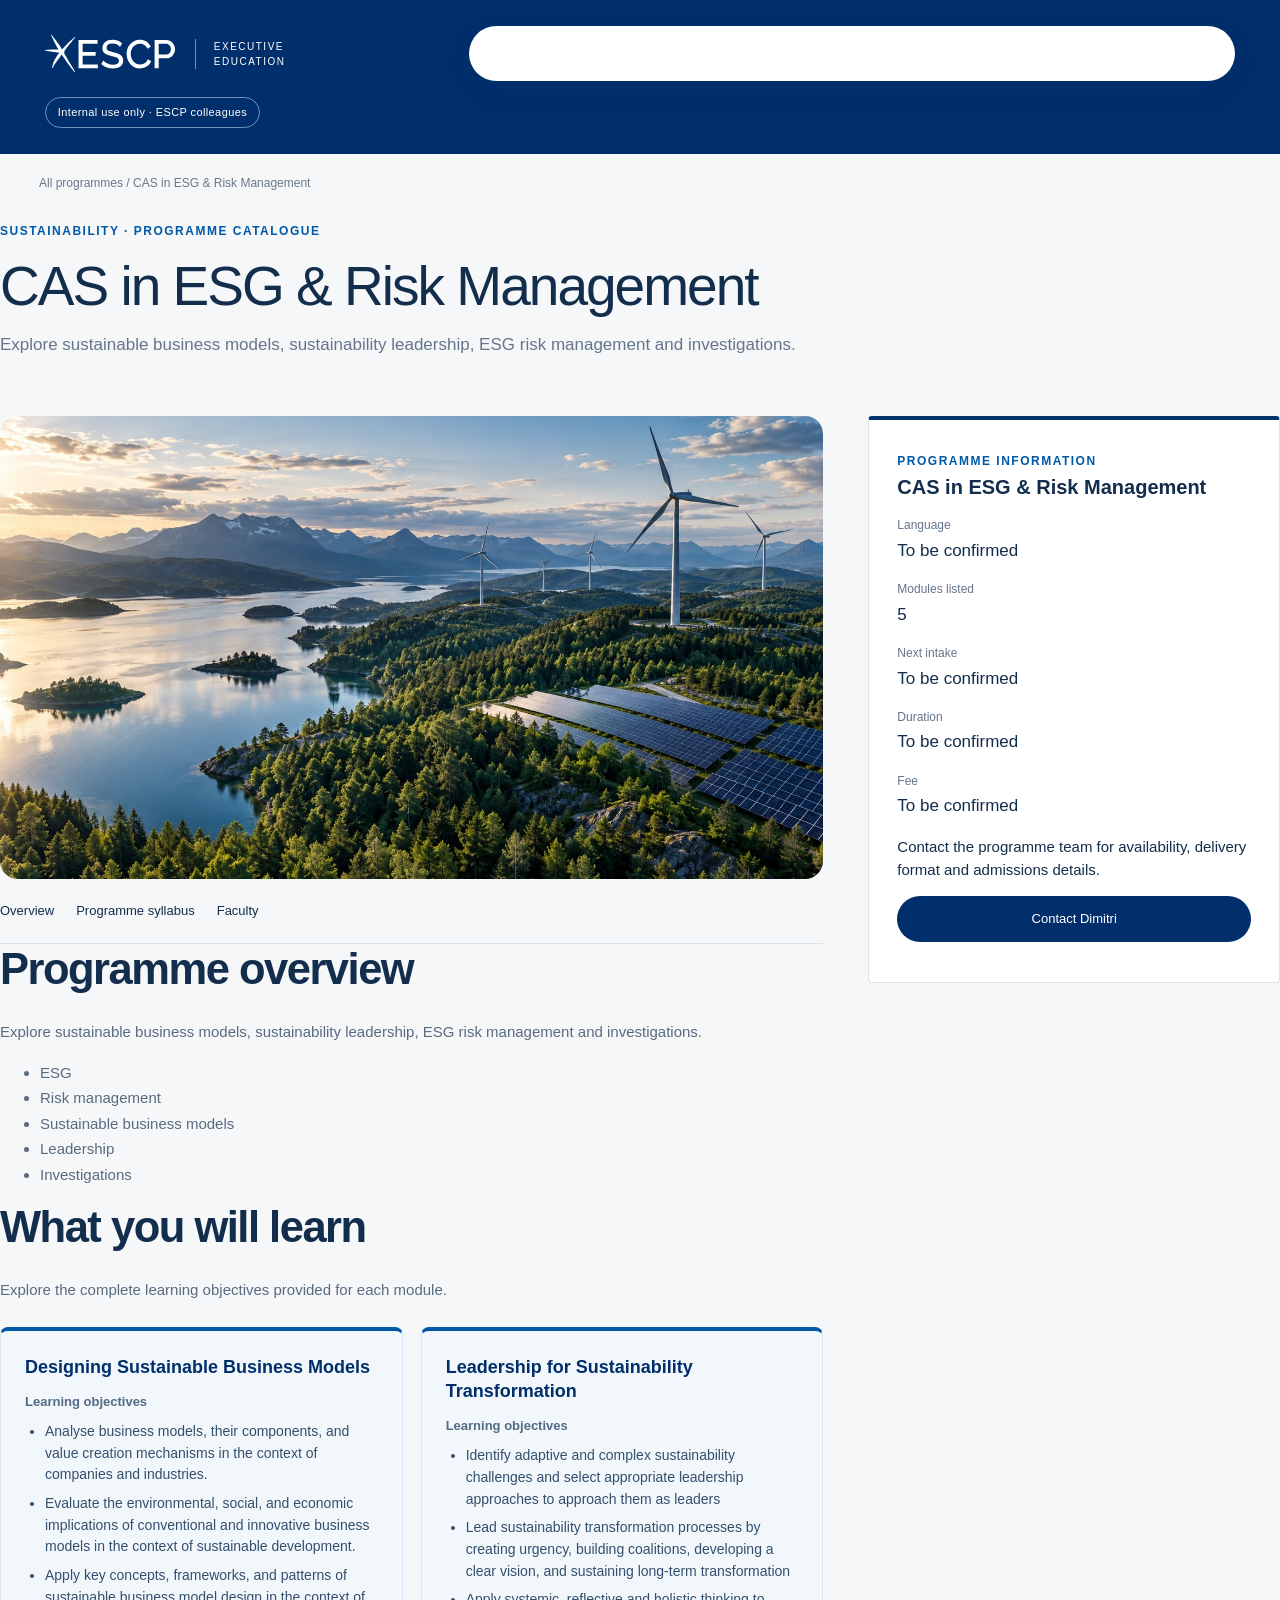
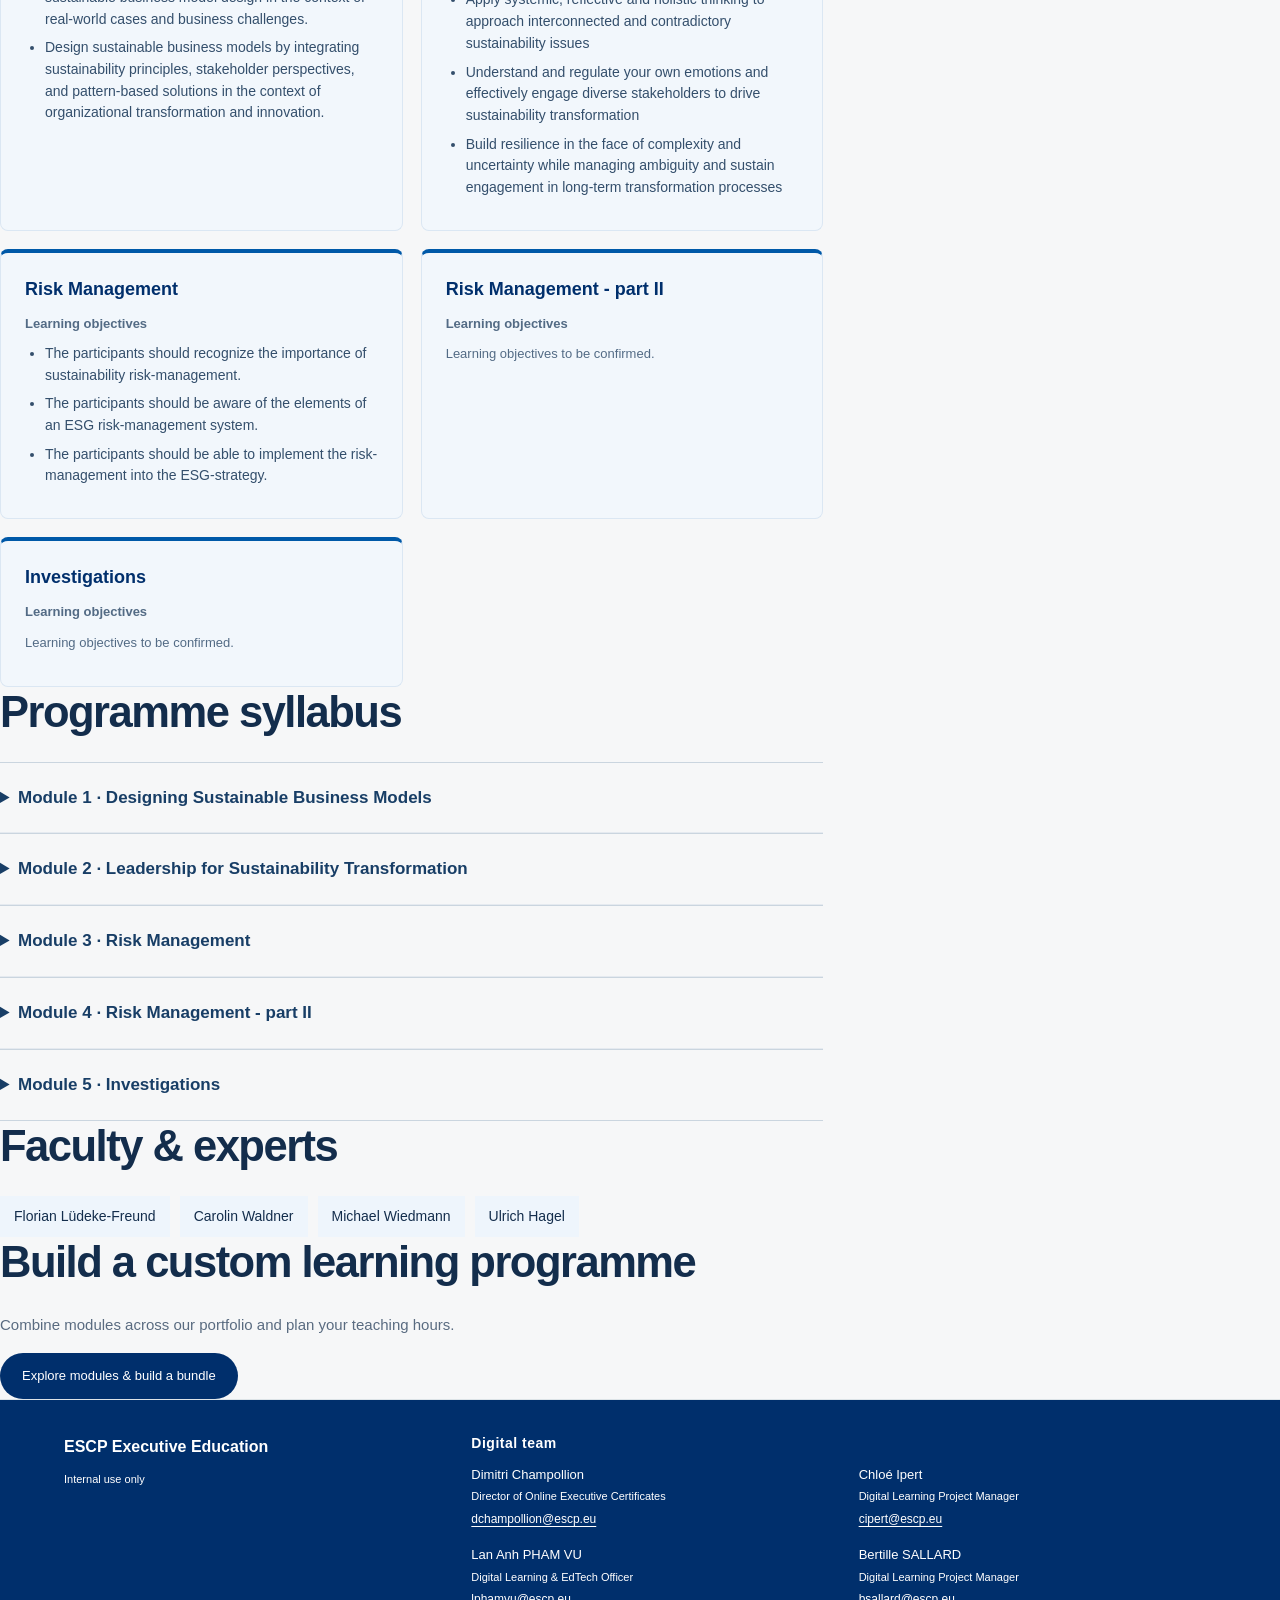
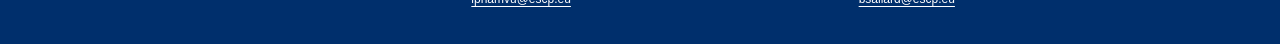
<file: cas-esg-risk-management.html>
<!doctype html><html lang="en"><head><meta charset="utf-8"><meta name="viewport" content="width=device-width,initial-scale=1"><title>ESCP | CAS in ESG &amp; Risk Management</title><style>
:root{--ink:#142a3d;--muted:#677481;--line:#dce3e7;--paper:#f5f6f3;--teal:#006f73;--lime:#d8eea1}*{box-sizing:border-box}body{margin:0;background:var(--paper);color:var(--ink);font:15px/1.55 Arial,sans-serif}button,input{font:inherit}header{padding:23px 5%;display:flex;align-items:center;justify-content:space-between;border-bottom:1px solid var(--line);background:#fff} .brand{font-weight:800;font-size:21px;letter-spacing:-1px}.brand span{font-size:11px;display:block;letter-spacing:2px;font-weight:500}nav{display:flex;gap:25px}a{color:inherit;text-decoration:none}nav a:hover{text-decoration:underline}.private{font-size:11px;border:1px solid var(--line);border-radius:30px;padding:7px 13px}main{max-width:1380px;margin:auto;padding:50px 5%}.eyebrow{text-transform:uppercase;letter-spacing:2px;font-size:11px;font-weight:bold;color:var(--teal)}.hero{display:grid;grid-template-columns:1.6fr 1fr;gap:70px;align-items:end}h1{font-size:clamp(40px,5vw,68px);line-height:1.06;letter-spacing:-3px;font-weight:500;margin:20px 0}h1 em{font-family:Georgia,serif;color:var(--teal)}.intro{color:var(--muted);max-width:540px;font-size:17px}.focus{border-left:3px solid var(--teal);padding:6px 0 6px 24px}.focus h3{font-size:23px;margin:8px 0;font-weight:500}.focus p{color:var(--muted)}.stats{display:grid;grid-template-columns:repeat(4,1fr);border-top:1px solid var(--line);border-bottom:1px solid var(--line);margin:40px 0}.stat{padding:21px;border-right:1px solid var(--line)}.stat:last-child{border:0}.stat b{font-size:29px;font-weight:500;display:block}.stat span{font-size:12px;color:var(--muted)}.sectiontop{display:flex;justify-content:space-between;align-items:center;gap:18px;margin:42px 0 20px}h2{font-size:29px;letter-spacing:-1px;font-weight:500;margin:0}.tools{display:flex;gap:8px;flex-wrap:wrap}button{cursor:pointer;border:1px solid var(--line);background:white;color:var(--ink);padding:8px 14px;border-radius:7px}button.active{background:var(--ink);color:white;border-color:var(--ink)}input{border:1px solid var(--line);padding:10px 13px;border-radius:7px;background:white;width:230px}.grid{display:grid;grid-template-columns:repeat(3,1fr);gap:17px}.card{background:white;border:1px solid var(--line);padding:25px;display:flex;flex-direction:column;min-height:300px;border-radius:10px;transition:transform .2s}.card:hover{transform:translateY(-3px)}.cardtop{display:flex;justify-content:space-between;gap:10px;align-items:center}.num{font:italic 23px Georgia;color:#89999f}.tag{font-size:10px;text-transform:uppercase;letter-spacing:.7px;padding:4px 9px;border-radius:20px;background:#e5f2ed;color:#24654a}.tag.explore{background:#f3eedc;color:#7f6526}h3{font-size:20px;line-height:1.25;margin:20px 0 10px}.card p{font-size:14px;color:var(--muted);margin:0 0 18px}.meta{margin-top:auto;padding-top:15px;border-top:1px solid #edf0f2;font-size:11px;color:var(--muted)}.detail{padding-top:14px;font-size:13px;color:var(--ink)}details summary{cursor:pointer;font-size:12px;color:var(--teal);margin-top:13px} .roadmap{background:var(--ink);color:white;border-radius:12px;padding:35px;margin-top:50px}.roadmap .eyebrow{color:var(--lime)}.roadmap h2{margin:10px 0 26px}.months{display:grid;grid-template-columns:repeat(6,1fr);gap:18px}.month{border-top:2px solid #435667;padding-top:14px}.month.current{border-color:var(--lime)}.month b{font-size:17px}.month p{font-size:12px;color:#c7d1da}.month small{font-size:10px;color:var(--lime);text-transform:uppercase}.objectives{display:grid;grid-template-columns:repeat(3,1fr);gap:25px;margin-top:22px}.objective{border-top:1px solid var(--line);padding-top:18px}.objective b{font-size:17px}.objective p{color:var(--muted);font-size:14px}.note{color:var(--muted);font-size:12px;margin-top:25px}footer{padding:22px 5%;border-top:1px solid var(--line);display:flex;justify-content:space-between;font-size:11px;color:var(--muted)}.empty{padding:30px;color:var(--muted)}@media(max-width:900px){.grid{grid-template-columns:repeat(2,1fr)}.hero{gap:30px}.months{grid-template-columns:repeat(3,1fr)}.sectiontop{align-items:start;flex-direction:column}}@media(max-width:600px){main{padding-top:30px}.hero,.grid,.objectives{grid-template-columns:1fr}.hero{gap:20px}h1{letter-spacing:-2px}.stats{grid-template-columns:repeat(2,1fr)}.stat{border-bottom:1px solid var(--line)}.months{grid-template-columns:repeat(2,1fr)}nav{gap:12px;font-size:12px}.private{display:none}.roadmap{padding:23px}footer{gap:20px}}

:root{--ink:#122d50;--teal:#7252a2;--lime:#f8bb66;--paper:#f7f6f3}.hero{grid-template-columns:1.5fr 1fr}.focus{background:#eee8f4;border:0;border-radius:12px;padding:28px}.cta{display:inline-block;background:var(--ink);color:white;padding:10px 15px;border-radius:6px;font-size:13px}.cta.secondary{background:#f0edf5;color:var(--ink)}.actions{display:flex;gap:8px;margin-top:18px;flex-wrap:wrap}.card{min-height:420px}.facts{display:grid;grid-template-columns:1fr 1fr;gap:9px;margin:6px 0 18px;font-size:12px}.facts strong{display:block;font-size:15px;color:var(--ink)}.comparelabel{font-size:12px;color:var(--muted);margin-top:15px;display:flex;align-items:center;gap:7px}.comparelabel input{width:auto}.calendar{display:grid;gap:0}.event{display:grid;grid-template-columns:140px 1fr auto;gap:15px;padding:18px 0;border-top:1px solid #456080;align-items:center}.event a{font-size:12px;color:var(--lime)}.event time{font-size:14px;color:var(--lime)}.tablewrap{overflow:auto}table{width:100%;border-collapse:collapse;background:white;font-size:13px}td,th{text-align:left;vertical-align:top;padding:16px;border:1px solid var(--line);min-width:130px}th{background:#eee8f4}dialog{border:0;border-radius:14px;max-width:650px;width:90%;padding:32px;color:var(--ink)}dialog::backdrop{background:#122d5088}.close{float:right}.detailtitle{font-size:29px} .steps{counter-reset:step}.objective b{display:block} .notice{background:#fff3db;padding:13px 18px;font-size:12px;border-radius:7px;margin-top:22px} @media(max-width:600px){.hero{grid-template-columns:1fr}.event{grid-template-columns:95px 1fr}.event a{grid-column:2}.card{min-height:0}} 

:root{--ink:#002f6c;--teal:#0059a8;--lime:#c8e4ff;--paper:#f6f8fb}header{border-top:5px solid #002f6c}.brand{display:flex;align-items:center;gap:20px}.brand span{max-width:110px;font-size:10px;line-height:1.5;letter-spacing:1.5px;border-left:1px solid #cbd6e4;padding-left:18px}.escp-logo{width:130px;height:55px;display:block}h1 em{color:#0059a8}.focus{background:#e7f0fa}.cta.secondary,th{background:#e7f0fa}.tag{background:#e7f0fa;color:#003e77}.video-button{background:#e7f0fa;border:0;text-align:left;color:#003e77;font-weight:bold;margin-bottom:18px;padding:13px}.video-frame{aspect-ratio:16/9;margin-top:22px}.video-frame iframe{width:100%;height:100%;border:0}button:focus-visible,a:focus-visible{outline:3px solid #4386d5;outline-offset:3px}@media(max-width:600px){header{flex-wrap:wrap;gap:16px}.brand{gap:10px}.escp-logo{width:100px}.brand span{padding-left:10px}}
 .funding{margin-top:55px;padding:35px;background:#eef3fa;border-radius:12px}.funding>p{max-width:720px}.fund-layout{display:grid;grid-template-columns:1.1fr 1fr;gap:35px;margin:28px 0}.funding label{display:block;font-size:13px;font-weight:bold;margin-bottom:18px}.funding select,.funding input{width:100%;display:block;padding:11px;margin-top:7px;border:1px solid #bac9db;border-radius:5px;background:white;color:#142a3d;font:inherit}.fundnumbers label{display:flex;flex-direction:column;justify-content:space-between}.fundnumbers{display:grid;grid-template-columns:repeat(3,1fr);gap:12px}.fundresult{background:white;padding:27px;border-radius:9px}.fundresult h3{margin-top:10px}.fundrow{display:flex;justify-content:space-between;padding:10px 0;border-bottom:1px solid #dce3e7;gap:15px}.fundrow.total{font-size:20px;color:#002f6c}.fundcheck{display:flex!important;gap:10px;align-items:flex-start;font-weight:normal!important}.fundcheck input{width:18px;margin-top:4px;flex-shrink:0}.funding details{padding:14px 0;border-bottom:1px solid #cbd6e4}.funding details summary{font-size:15px;font-weight:bold}.funding details p{max-width:750px}.fundwarning{padding:14px;background:#fff4dc;border-radius:5px;font-size:13px}@media(max-width:800px){.fund-layout{grid-template-columns:1fr}.fundnumbers{grid-template-columns:1fr}.funding{padding:22px}nav{flex-wrap:wrap}}@media print{header,.hero,.stats,#portfolio,#timeline,#register,footer,.funding form,.funding details,.funding>p{display:none}.fund-layout{display:block}.funding{padding:0;background:white}.fundresult{padding:0}}

body{background:white;color:#052c60;font-family:Arial,sans-serif}main{max-width:1400px;padding:0 5% 55px}header{border-top:0;padding:20px 5%;min-height:90px}h1,h2,h3{font-family:Arial,sans-serif}.hero{margin:0 -5.56%;display:grid;grid-template-columns:1fr 1fr;gap:0;min-height:520px;background:#f3f7fc;align-items:stretch}.herocopy{padding:70px 9%;display:flex;flex-direction:column;justify-content:center}.hero h1{font-size:clamp(44px,4.8vw,70px);letter-spacing:-2.5px;font-weight:600;line-height:1.06}.hero h1 em{font-family:inherit;font-style:normal;color:inherit}.hero-image{width:100%;height:100%;max-height:600px;object-fit:cover}.intro{font-size:17px;line-height:1.6}.spotlight{display:grid;grid-template-columns:1fr 1.15fr;gap:45px;background:#eef5fc;padding:36px;border-radius:10px;margin:35px 0 75px;align-items:center}.spotlight h2{font-size:38px;font-weight:500;margin:15px 0}.spotlight p{max-width:430px;color:#65758c}.spotlight img{width:100%;aspect-ratio:1.68;object-fit:cover;border-radius:6px}.spotlight .video-cover{background:transparent;padding:0;border:0}.spotlight .video-cover:hover{opacity:.9}.sectiontop h2{font-size:38px;line-height:1.15;max-width:700px;margin-top:12px}.grid{gap:25px}.card{padding:0;border-radius:6px;overflow:hidden;min-height:0}.card:hover{transform:translateY(-2px)}.cardimage{width:100%;height:210px;object-fit:cover}.cardbody{padding:24px;display:flex;flex-direction:column;flex:1}.card h3{font-size:23px;font-weight:500}.card .meta{border:0;padding-top:8px}.card .facts{gap:15px}.card .actions{margin-top:17px}.cta{border-radius:4px;font-size:13px;padding:12px 17px}.card .video-button{font-weight:normal;font-size:12px;margin:0 0 14px;padding:8px}.banner{margin:65px -5.56% 0;background:#063769;color:white;display:grid;grid-template-columns:1fr 1fr}.banner>div{padding:55px 10%}.banner h2{font-size:44px;line-height:1.1}.banner img{width:100%;height:100%;object-fit:cover;max-height:370px}.banner p{color:#d4e5f7}.banner .cta{background:white;color:#00356c}.crumbs{font-size:12px;color:#68798c;padding:26px 0}.coursehead{padding:25px 0 40px}.coursehead h1{max-width:1050px;font-size:clamp(38px,4.3vw,62px);letter-spacing:-2px;margin:16px 0}.course-layout{display:grid;grid-template-columns:minmax(0,2fr) minmax(260px,1fr);gap:45px;align-items:start}.coursevisual{width:100%;height:350px;object-fit:cover;border-radius:6px}.enrol{position:sticky;top:20px;padding:28px;border:1px solid #dce3e7;border-top:4px solid #00356c;border-radius:4px;background:#fff}.enrol h3{margin-top:4px}.enrol .cta{display:block;text-align:center;margin:12px 0}.enrol dl{margin:0}.enrol dt{font-size:12px;color:#64748b;margin-top:16px}.enrol dd{margin:3px 0 0;font-size:17px}.course-nav{display:flex;gap:22px;flex-wrap:wrap;padding:22px 0;border-bottom:1px solid #dce3e7;font-size:13px}.course-section{padding:32px 0;border-bottom:1px solid #dce3e7}.course-section h2{font-size:29px;margin:0 0 20px}.course-section p,.course-section li{color:#596b80;line-height:1.7}.course-section details{padding:16px 0;border-bottom:1px solid #e5eaf0}.course-section summary{font-size:16px;font-weight:bold;margin:0;line-height:1.5}.facultynames{display:flex;gap:10px;flex-wrap:wrap}.facultyname{padding:10px 14px;background:#eef5fc;font-size:14px}.fee{font-size:30px;font-weight:600;margin:18px 0}.funding{margin-top:60px}a:hover{text-decoration:underline}.cta:hover{text-decoration:none;opacity:.9}footer{background:#052c60;color:#d3e2f1;padding:35px 5%}footer a{color:white}.empty{padding:25px}.notice{font-size:13px;background:#fff4de;padding:18px;border-radius:5px;color:#655327}.stat{display:none}.stats{display:none}.tools button{border-radius:25px}.cardtop{align-items:start}.tag{white-space:nowrap}.video-frame{margin-bottom:15px}.programintro{color:#65758c;font-size:17px;max-width:900px}.fundnumbers label{display:flex;flex-direction:column;justify-content:space-between}
@media(max-width:850px){.hero{min-height:0}.herocopy{padding:45px 8%}.hero h1{font-size:44px}.course-layout{grid-template-columns:1fr}.enrol{position:static;grid-row:1}.coursevisual{height:270px}.spotlight{gap:24px;padding:25px}.cardimage{height:180px}}@media(max-width:600px){header{gap:15px}.hero,.spotlight,.banner{grid-template-columns:1fr}.hero-image{height:300px}.spotlight{margin:25px 0 45px}.spotlight h2,.sectiontop h2{font-size:30px}.hero h1{font-size:46px}.hero-image{order:2}.herocopy{padding:40px 7%}.banner img{height:230px}.banner h2{font-size:34px}.cardimage{height:210px}.coursehead h1{font-size:38px}.course-layout{gap:25px}.course-nav{gap:15px}.tag{font-size:9px}main{padding-bottom:35px}}
</style><link rel="stylesheet" href="assets/programme-details.css"><style>.module-meta{padding:14px 0 6px}.module-code{display:inline-block;margin-bottom:12px;padding:4px 9px;background:#e7f0fa;border:1px solid #cfdded;border-radius:4px;font-size:12px;color:#00356c}.module-professors{display:flex;flex-wrap:wrap;gap:12px;margin-bottom:12px}.module-professor{display:flex;align-items:center;gap:10px;max-width:100%;font-size:13px;color:#143b65}.module-professor img,.professor-initials{width:58px;height:58px;border-radius:50%;flex-shrink:0}.module-professor img{object-fit:cover;object-position:50% 25%}.professor-initials{display:grid;place-items:center;background:#edf2f8;color:#526780;font-weight:bold}.module-professor small{display:block;font-size:10px;color:#65758c;margin-top:3px}</style><style>.detail-page .syllabus-layout{display:block;grid-template-columns:minmax(0,1fr)}.detail-page .syllabus-layout>div{width:100%;max-width:none}.module-duration{display:inline-block;font-size:12px;line-height:1.5;color:#174775;background:#edf4fb;border-radius:4px;padding:5px 10px;margin:0 0 12px 8px}.duration-note{font-size:12px;color:#65758c;margin-top:24px}@media(max-width:600px){.module-duration{display:block;margin-left:0}}</style><style id="internal-team-styles">
body>header{background:#002f6c!important;color:#fff!important;border-color:#315a8c!important;flex-wrap:wrap;gap:16px}
body>header a,body>header .brand,body>header .brand span,body>header .brand small,body>header nav,body>header .internal-use{color:#fff!important}
body>header .brand span{border-color:#7391b7!important}
body>header .escp-logo .cls-1{fill:#fff!important}
.internal-use{display:inline-block;padding:6px 12px;border:1px solid #7391b7;border-radius:20px;font-size:11px;letter-spacing:.4px;white-space:nowrap}
a.cta:not(.secondary),button.cta:not(.secondary),.enquiry-card a.cta:not(.secondary){color:#fff!important}
body>footer.digital-team-footer{display:grid;grid-template-columns:1fr 2fr;gap:35px;padding:35px 5%;background:#002f6c!important;color:#fff!important;font-size:13px}
.digital-team-footer a,.digital-team-footer span,.digital-team-footer strong,.digital-team-footer h2{color:#fff!important}
.footer-heading strong{display:block;font-size:16px;margin-bottom:9px}.footer-heading span{font-size:11px}
.footer-team h2{font-size:14px;margin:0 0 14px;font-weight:bold;letter-spacing:.5px}
.footer-team ul{display:grid;grid-template-columns:repeat(2,minmax(0,1fr));gap:17px 30px;padding:0;margin:0;list-style:none}
.footer-team li span,.footer-team li a{display:block}.footer-team li a{font-size:12px;margin-top:3px;overflow-wrap:anywhere;text-decoration:underline;text-underline-offset:3px}
@media(max-width:700px){body>footer.digital-team-footer{grid-template-columns:1fr;gap:24px}.footer-team ul{grid-template-columns:1fr}body>header nav{flex-wrap:wrap}}
@media print{body>header,body>footer.digital-team-footer{display:none!important}}
</style><style>.digital-team-footer .team-role{display:block;color:#fff;font-size:11px;line-height:1.5;margin:3px 0 5px}</style><style id="learning-blocks-styles">#outcomes .learning-blocks{display:grid;grid-template-columns:repeat(2,minmax(0,1fr));gap:18px;margin-top:24px}#outcomes .learning-block{background:#f2f7fc;border:1px solid #dbe7f3;border-top:4px solid #0059a8;border-radius:8px;padding:24px;min-width:0}#outcomes .learning-block h3{color:#002f6c;font-size:18px;line-height:1.35;margin:0 0 12px}#outcomes .learning-block p{font-size:13px;margin:0 0 8px;color:#536b85}#outcomes .learning-block ul{padding-left:20px;margin:0}#outcomes .learning-block li{font-size:14px;line-height:1.55;margin:7px 0;color:#344f6c}@media(max-width:750px){#outcomes .learning-blocks{grid-template-columns:1fr}}</style></head><body class="detail-page"><header><a class="brand" href="index.html"><svg class="escp-logo" role="img" aria-label="ESCP" id="Calque_1" data-name="Calque 1" xmlns="http://www.w3.org/2000/svg" viewBox="0 0 990.33 285.51">
  <defs>
    <style>
      .cls-1 {
        fill: #280092;
      }
    
:root{--ink:#002f6c;--teal:#0059a8;--lime:#c8e4ff;--paper:#f6f8fb}header{border-top:5px solid #002f6c}.brand{display:flex;align-items:center;gap:20px}.brand span{max-width:110px;font-size:10px;line-height:1.5;letter-spacing:1.5px;border-left:1px solid #cbd6e4;padding-left:18px}.escp-logo{width:130px;height:55px;display:block}h1 em{color:#0059a8}.focus{background:#e7f0fa}.cta.secondary,th{background:#e7f0fa}.tag{background:#e7f0fa;color:#003e77}.video-button{background:#e7f0fa;border:0;text-align:left;color:#003e77;font-weight:bold;margin-bottom:18px;padding:13px}.video-frame{aspect-ratio:16/9;margin-top:22px}.video-frame iframe{width:100%;height:100%;border:0}button:focus-visible,a:focus-visible{outline:3px solid #4386d5;outline-offset:3px}@media(max-width:600px){header{flex-wrap:wrap;gap:16px}.brand{gap:10px}.escp-logo{width:100px}.brand span{padding-left:10px}}
 .funding{margin-top:55px;padding:35px;background:#eef3fa;border-radius:12px}.funding>p{max-width:720px}.fund-layout{display:grid;grid-template-columns:1.1fr 1fr;gap:35px;margin:28px 0}.funding label{display:block;font-size:13px;font-weight:bold;margin-bottom:18px}.funding select,.funding input{width:100%;display:block;padding:11px;margin-top:7px;border:1px solid #bac9db;border-radius:5px;background:white;color:#142a3d;font:inherit}.fundnumbers label{display:flex;flex-direction:column;justify-content:space-between}.fundnumbers{display:grid;grid-template-columns:repeat(3,1fr);gap:12px}.fundresult{background:white;padding:27px;border-radius:9px}.fundresult h3{margin-top:10px}.fundrow{display:flex;justify-content:space-between;padding:10px 0;border-bottom:1px solid #dce3e7;gap:15px}.fundrow.total{font-size:20px;color:#002f6c}.fundcheck{display:flex!important;gap:10px;align-items:flex-start;font-weight:normal!important}.fundcheck input{width:18px;margin-top:4px;flex-shrink:0}.funding details{padding:14px 0;border-bottom:1px solid #cbd6e4}.funding details summary{font-size:15px;font-weight:bold}.funding details p{max-width:750px}.fundwarning{padding:14px;background:#fff4dc;border-radius:5px;font-size:13px}@media(max-width:800px){.fund-layout{grid-template-columns:1fr}.fundnumbers{grid-template-columns:1fr}.funding{padding:22px}nav{flex-wrap:wrap}}@media print{header,.hero,.stats,#portfolio,#timeline,#register,footer,.funding form,.funding details,.funding>p{display:none}.fund-layout{display:block}.funding{padding:0;background:white}.fundresult{padding:0}}
</style>
  </defs>
  <polygon class="cls-1" points="286.74 159.13 385.76 159.13 385.76 130.77 286.74 130.77 286.74 68.45 400.31 68.45 400.31 39.23 255.49 39.23 255.49 254.99 402.88 254.99 402.88 225.77 286.74 225.77 286.74 159.13"/>
  <path class="cls-1" d="M521.15,132.92c-40.12-8.86-51.79-14.34-51.79-33.59,0-21.44,15.38-32.31,45.72-32.31,21.32,0,39.96,7.28,51.14,19.96l5.07,5.76,16.11-26.77-3.54-3.14c-18.67-16.61-41.72-25.02-68.5-25.02-48.01,0-77.84,24.68-77.84,64.41,0,35.96,24.31,48.4,69.16,58.8,39.97,9.15,56.68,16.29,56.68,36.77s-15.38,29.72-45.72,29.72-55.85-13.65-67.81-26.42l-5.05-5.39-16.34,26.86,3.63,3.16c23.71,20.59,52.31,31.03,85,31.03,50.01,0,78.69-22.22,78.69-60.96,0-42.84-35.3-54.17-74.63-62.84h.02Z"/>
  <path class="cls-1" d="M780.55,192.4c-12.46,25.69-38.73,34.81-57.43,34.81-38.08,0-70.27-36.81-70.27-80.38,0-38.41,24.32-79.23,69.42-79.23,11.76,0,40.66,3.23,55.14,33.08l2.73,5.64,25.27-15.76-2.15-4.6c-14.04-29.98-43.9-47.87-79.86-47.87-63.72,0-101.79,54.7-101.79,107.59s40.33,111.04,100.37,111.04c31.53,0,70.98-17.49,85.36-50.92l2.09-4.88-26.34-13.75-2.54,5.22Z"/>
  <path class="cls-1" d="M866.21,68.36h57.43c19.55,0,35.45,18.24,35.45,40.66,0,19.99-11.82,41.24-33.74,41.24h-59.14v-81.89h0ZM924.49,39.14h-89.53v215.75h31.25v-75.42h60c39.61,0,64.13-36.57,64.13-70.46s-27.04-69.88-65.85-69.88Z"/>
  <path class="cls-1" d="M219.39,264.53c-25.55-40.41-51.27-85.07-75.49-127.48,1.39-.14,2.67-.8,3.68-1.93,1.44-1.61,1.82-3.72,1.64-5.89-.16-2.03-1.29-3.64-3.53-4.89,2.63-2.91,6.23-6.93,6.23-6.93,5.91-6.07,10.85-13.26,15.63-20.21,1.73-2.52,15.74-20.59,15.74-20.59l.11-.11c2.72-3.26,5.87-7.11,9.28-11.25,11.67-14.22,26.86-33.53,34.44-42.85,1.79-2.24,1.97-3.79,1.06-4.75-.73-.71-2.76-.69-4.48,1.17-9.63,9.75-21.68,19.23-32.15,29.09-5.27,4.96-22.19,22.68-25.47,25.65-5.98,5.43-10.39,11.31-15.62,16.75-6.99,7.29-14.53,14.11-20.56,21.03-3.28-5.39-10.43-17.68-13.57-22.22-2.81-4.06-9.13-13.94-11.01-16.32-4.82-6.09-17.49-23.14-18.75-24.82,0,0-4.7-6.73-6.92-9.34,0,0-23.98-30.27-29.04-36.45-1.26-1.63-2.34-2.73-3.69-1.92-1.24.94-1.04,2.22-.14,4.12.57,1.11,18.43,39.18,18.43,39.18,2.7,5.65,17.03,32.33,19.82,37.5,4.13,7.66,8.41,15.59,13.24,23.07,2.12,3.25,4.41,6.44,6.68,9.59-1.48.02-20.09-.43-23.58-.51-3.09-.07-8.47-.22-11.43-.3-6.49-.17-14.48.3-26.02.3l-18.95.56c-1.83,0-15.92,1.51-18.65,1.96-.9.15-2.09.48-2.76.58-1.66.27-3.22.89-3.53,2.38-.38,2.06,3.53,1.98,4.47,2.35,8.89,1.89,21.7,3.64,23.65,3.92q13.8,1.96,37.45,5.88c2.68.44,28.39,4.1,31.46,4.46,3.08.36,10.12-.05,13.08.34-14.07,17.35-27.47,38.29-38.11,58.02-8.57,15.89-12.63,33.27-16.54,49.03-.78,3.1-2.49,9.14,1.48,9.63,3.88.48,6.26-6.52,6.26-6.52,4.79-13.72,15.1-25.71,23.08-37.53.88-1.3,14.57-20.66,24.7-34.17,1.29-1.87,14.86-23.1,16.11-24.42,3.67,4.45,7.76,13.43,11.51,18.77,7.27,10.35,14.7,19.41,21.47,31.65,15.56,23.98,53.61,69.57,60.74,79.56.98,1.37,2.26,3.06,4.21,4.47,1.15.83,2.48,1.72,3.4,1.22,1.75-.96.61-2.53-.04-4.2-.38-.98-.84-1.93-1.36-2.85l-4.91-8.82c-.82-1.71-1.74-3.36-2.75-4.97Z"/>
</svg><span>EXECUTIVE EDUCATION</span></a><nav><a href="design-programme.html">Design a programme</a><a href="index.html#portfolio">Programmes</a><a href="index.html#timeline">Intake calendar</a><a href="index.html#funding">CPF &amp; competency blocks</a><a href="https://decisionmaking.thinkific.com/collections" target="_blank" rel="noopener noreferrer">Capsule courses</a></nav><span class="internal-use">Internal use only · ESCP colleagues</span></header><main><div class="crumbs"><a href="index.html#portfolio">All programmes</a> / CAS in ESG &amp; Risk Management</div><section class="coursehead"><span class="eyebrow">Sustainability · Programme catalogue</span><h1>CAS in ESG &amp; Risk Management</h1><p class="programintro">Explore sustainable business models, sustainability leadership, ESG risk management and investigations.</p></section><div class="course-layout"><div><img class="coursevisual" src="assets/sustainability.jpg" alt="Sustainability subject illustration"><nav class="course-nav"><a href="#overview">Overview</a><a href="#curriculum">Programme syllabus</a><a href="#faculty">Faculty</a></nav><section class="course-section" id="overview"><h2>Programme overview</h2><p>Explore sustainable business models, sustainability leadership, ESG risk management and investigations.</p><div class="course-topics" aria-label="Programme topics"><ul><li>ESG</li><li>Risk management</li><li>Sustainable business models</li><li>Leadership</li><li>Investigations</li></ul></div></section><section class="detail-section course-section" id="outcomes"><h2>What you will learn</h2><p>Explore the complete learning objectives provided for each module.</p><div class="learning-blocks"><article class="learning-block"><h3>Designing Sustainable Business Models</h3><p><strong>Learning objectives</strong></p><ul><li>Analyse business models, their components, and value creation mechanisms in the context of companies and industries.</li><li>Evaluate the environmental, social, and economic implications of conventional and innovative business models in the context of sustainable development.</li><li>Apply key concepts, frameworks, and patterns of sustainable business model design in the context of real-world cases and business challenges.</li><li>Design sustainable business models by integrating sustainability principles, stakeholder perspectives, and pattern-based solutions in the context of organizational transformation and innovation.</li></ul></article><article class="learning-block"><h3>Leadership for Sustainability Transformation</h3><p><strong>Learning objectives</strong></p><ul><li>Identify adaptive and complex sustainability challenges and select appropriate leadership approaches to approach them as leaders</li><li>Lead sustainability transformation processes by creating urgency, building coalitions, developing a clear vision, and sustaining long-term transformation</li><li>Apply systemic, reflective and holistic thinking to approach interconnected and contradictory sustainability issues</li><li>Understand and regulate your own emotions and effectively engage diverse stakeholders to drive sustainability transformation</li><li>Build resilience in the face of complexity and uncertainty while managing ambiguity and sustain engagement in long-term transformation processes</li></ul></article><article class="learning-block"><h3>Risk Management</h3><p><strong>Learning objectives</strong></p><ul><li>The participants should recognize the importance of sustainability risk-management.</li><li>The participants should be aware of the elements of an ESG risk-management system.</li><li>The participants should be able to implement the risk-management into the ESG-strategy.</li></ul></article><article class="learning-block"><h3>Risk Management - part II</h3><p><strong>Learning objectives</strong></p><p>Learning objectives to be confirmed.</p></article><article class="learning-block"><h3>Investigations</h3><p><strong>Learning objectives</strong></p><p>Learning objectives to be confirmed.</p></article></div></section><section class="course-section" id="curriculum"><h2>Programme syllabus</h2><details><summary>Module 1 · Designing Sustainable Business Models</summary><div class="module-meta"><span class="module-code">Course code: <strong>SUSTR-02</strong></span><span class="module-duration">Planned teaching: 12 h · Live sessions: 3 h</span><div class="module-professors"><div class="module-professor"><img src="assets/faculty/florian.jpg" alt="Florian Lüdeke-Freund" loading="lazy" width="58" height="58"><span>Florian Lüdeke-Freund</span></div></div></div><p class="bundle-module-link"><a class="cta secondary" href="design-programme.html?module=SUSTR-02">Design a programme with this module</a></p><div class="module-objectives" data-course-code="SUSTR-02"><p><strong>Learning objectives</strong></p><ul><li>Analyse business models, their components, and value creation mechanisms in the context of companies and industries.</li><li>Evaluate the environmental, social, and economic implications of conventional and innovative business models in the context of sustainable development.</li><li>Apply key concepts, frameworks, and patterns of sustainable business model design in the context of real-world cases and business challenges.</li><li>Design sustainable business models by integrating sustainability principles, stakeholder perspectives, and pattern-based solutions in the context of organizational transformation and innovation.</li></ul></div></details><details><summary>Module 2 · Leadership for Sustainability Transformation</summary><div class="module-meta"><span class="module-code">Course code: <strong>SUSTR-04</strong></span><span class="module-duration">Planned teaching: 12 h · Live sessions: 3 h</span><div class="module-professors"><div class="module-professor"><img src="assets/faculty/waldner.jpg" alt="Carolin Waldner" loading="lazy" width="58" height="58"><span>Carolin Waldner</span></div></div></div><p class="bundle-module-link"><a class="cta secondary" href="design-programme.html?module=SUSTR-04">Design a programme with this module</a></p><div class="module-objectives" data-course-code="SUSTR-04"><p><strong>Learning objectives</strong></p><ul><li>Identify adaptive and complex sustainability challenges and select appropriate leadership approaches to approach them as leaders</li><li>Lead sustainability transformation processes by creating urgency, building coalitions, developing a clear vision, and sustaining long-term transformation</li><li>Apply systemic, reflective and holistic thinking to approach interconnected and contradictory sustainability issues</li><li>Understand and regulate your own emotions and effectively engage diverse stakeholders to drive sustainability transformation</li><li>Build resilience in the face of complexity and uncertainty while managing ambiguity and sustain engagement in long-term transformation processes</li></ul></div></details><details><summary>Module 3 · Risk Management</summary><div class="module-meta"><span class="module-code">Course code: <strong>SUSTR-05</strong></span><span class="module-duration">Planned teaching: 12 h · Live sessions: 3 h</span><div class="module-professors"><div class="module-professor"><img src="https://hwcl.de/wp-content/uploads/hwcl_content_team_wiedmann-1.webp" alt="Michael Wiedmann" loading="lazy" width="58" height="58"><span>Michael Wiedmann</span></div><div class="module-professor"><img src="https://hwcl.de/wp-content/uploads/hwcl_content_team_hagel-1.webp" alt="Ulrich Hagel" loading="lazy" width="58" height="58"><span>Ulrich Hagel</span></div></div></div><p class="bundle-module-link"><a class="cta secondary" href="design-programme.html?module=SUSTR-05">Design a programme with this module</a></p><div class="module-objectives" data-course-code="SUSTR-05"><p><strong>Learning objectives</strong></p><ul><li>The participants should recognize the importance of sustainability risk-management.</li><li>The participants should be aware of the elements of an ESG risk-management system.</li><li>The participants should be able to implement the risk-management into the ESG-strategy.</li></ul></div></details><details><summary>Module 4 · Risk Management - part II</summary><div class="module-meta"><span class="module-code">Course code: <strong>ASESG-02</strong></span><span class="module-duration">Planned teaching: 12 h · Live sessions: 3 h</span><div class="module-professors"><div class="module-professor"><img src="https://hwcl.de/wp-content/uploads/hwcl_content_team_wiedmann-1.webp" alt="Michael Wiedmann" loading="lazy" width="58" height="58"><span>Michael Wiedmann</span></div><div class="module-professor"><img src="https://hwcl.de/wp-content/uploads/hwcl_content_team_hagel-1.webp" alt="Ulrich Hagel" loading="lazy" width="58" height="58"><span>Ulrich Hagel</span></div></div></div><p class="bundle-module-link"><a class="cta secondary" href="design-programme.html?module=ASESG-02">Design a programme with this module</a></p><div class="module-objectives" data-course-code="ASESG-02"><p><strong>Learning objectives</strong></p><p>Learning objectives to be confirmed.</p></div></details><details><summary>Module 5 · Investigations</summary><div class="module-meta"><span class="module-code">Course code: <strong>ASESG-03</strong></span><span class="module-duration">Planned teaching: 12 h · Live sessions: 3 h</span><div class="module-professors"><div class="module-professor"><img src="https://hwcl.de/wp-content/uploads/hwcl_content_team_wiedmann-1.webp" alt="Michael Wiedmann" loading="lazy" width="58" height="58"><span>Michael Wiedmann</span></div><div class="module-professor"><img src="https://hwcl.de/wp-content/uploads/hwcl_content_team_hagel-1.webp" alt="Ulrich Hagel" loading="lazy" width="58" height="58"><span>Ulrich Hagel</span></div></div></div><p class="bundle-module-link"><a class="cta secondary" href="design-programme.html?module=ASESG-03">Design a programme with this module</a></p><div class="module-objectives" data-course-code="ASESG-03"><p><strong>Learning objectives</strong></p><p>Learning objectives to be confirmed.</p></div></details></section><section class="course-section" id="faculty"><h2>Faculty & experts</h2><div class="facultynames"><span class="facultyname">Florian Lüdeke-Freund</span><span class="facultyname">Carolin Waldner</span><span class="facultyname">Michael Wiedmann</span><span class="facultyname">Ulrich Hagel</span></div></section></div><aside class="enrol"><span class="eyebrow">Programme information</span><h3>CAS in ESG &amp; Risk Management</h3><dl><dt>Language</dt><dd>To be confirmed</dd><dt>Modules listed</dt><dd>5</dd><dt>Next intake</dt><dd>To be confirmed</dd><dt>Duration</dt><dd>To be confirmed</dd><dt>Fee</dt><dd>To be confirmed</dd></dl><p>Contact the programme team for availability, delivery format and admissions details.</p><a class="cta" href="mailto:dchampollion@escp.eu?subject=CAS%20in%20ESG%20%26%20Risk%20Management">Contact Dimitri</a></aside></div><section class="course-section"><h2>Build a custom learning programme</h2><p>Combine modules across our portfolio and plan your teaching hours.</p><a class="cta" href="design-programme.html">Explore modules & build a bundle</a></section></main><footer class="digital-team-footer"><div class="footer-heading"><strong>ESCP Executive Education</strong><span>Internal use only</span></div><div class="footer-team"><h2>Digital team</h2><ul><li><span>Dimitri Champollion</span><small class="team-role">Director of Online Executive Certificates</small><a href="mailto:dchampollion@escp.eu">dchampollion@escp.eu</a></li><li><span>Chloé Ipert</span><small class="team-role">Digital Learning Project Manager</small><a href="mailto:cipert@escp.eu">cipert@escp.eu</a></li><li><span>Lan Anh PHAM VU</span><small class="team-role">Digital Learning &amp; EdTech Officer</small><a href="mailto:lphamvu@escp.eu">lphamvu@escp.eu</a></li><li><span>Bertille SALLARD</span><small class="team-role">Digital Learning Project Manager</small><a href="mailto:bsallard@escp.eu">bsallard@escp.eu</a></li></ul></div></footer></body></html>
</file>
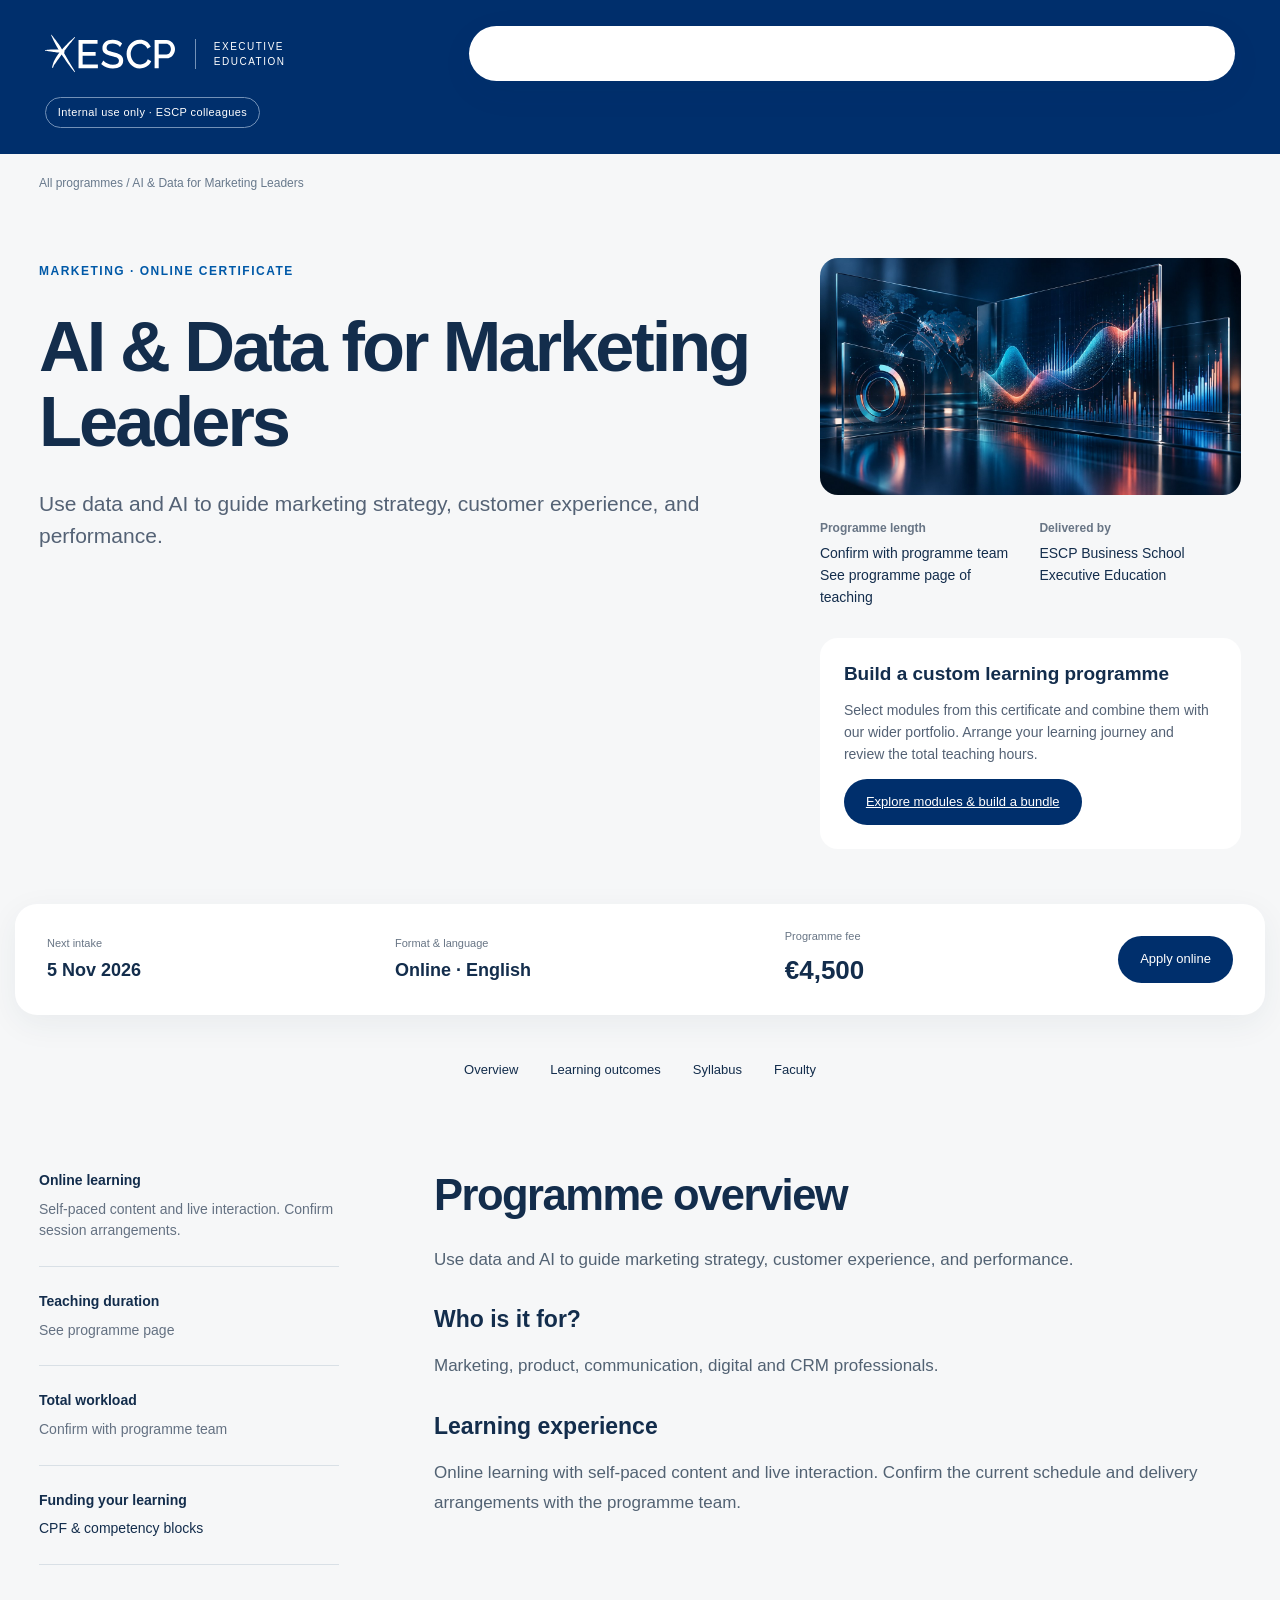
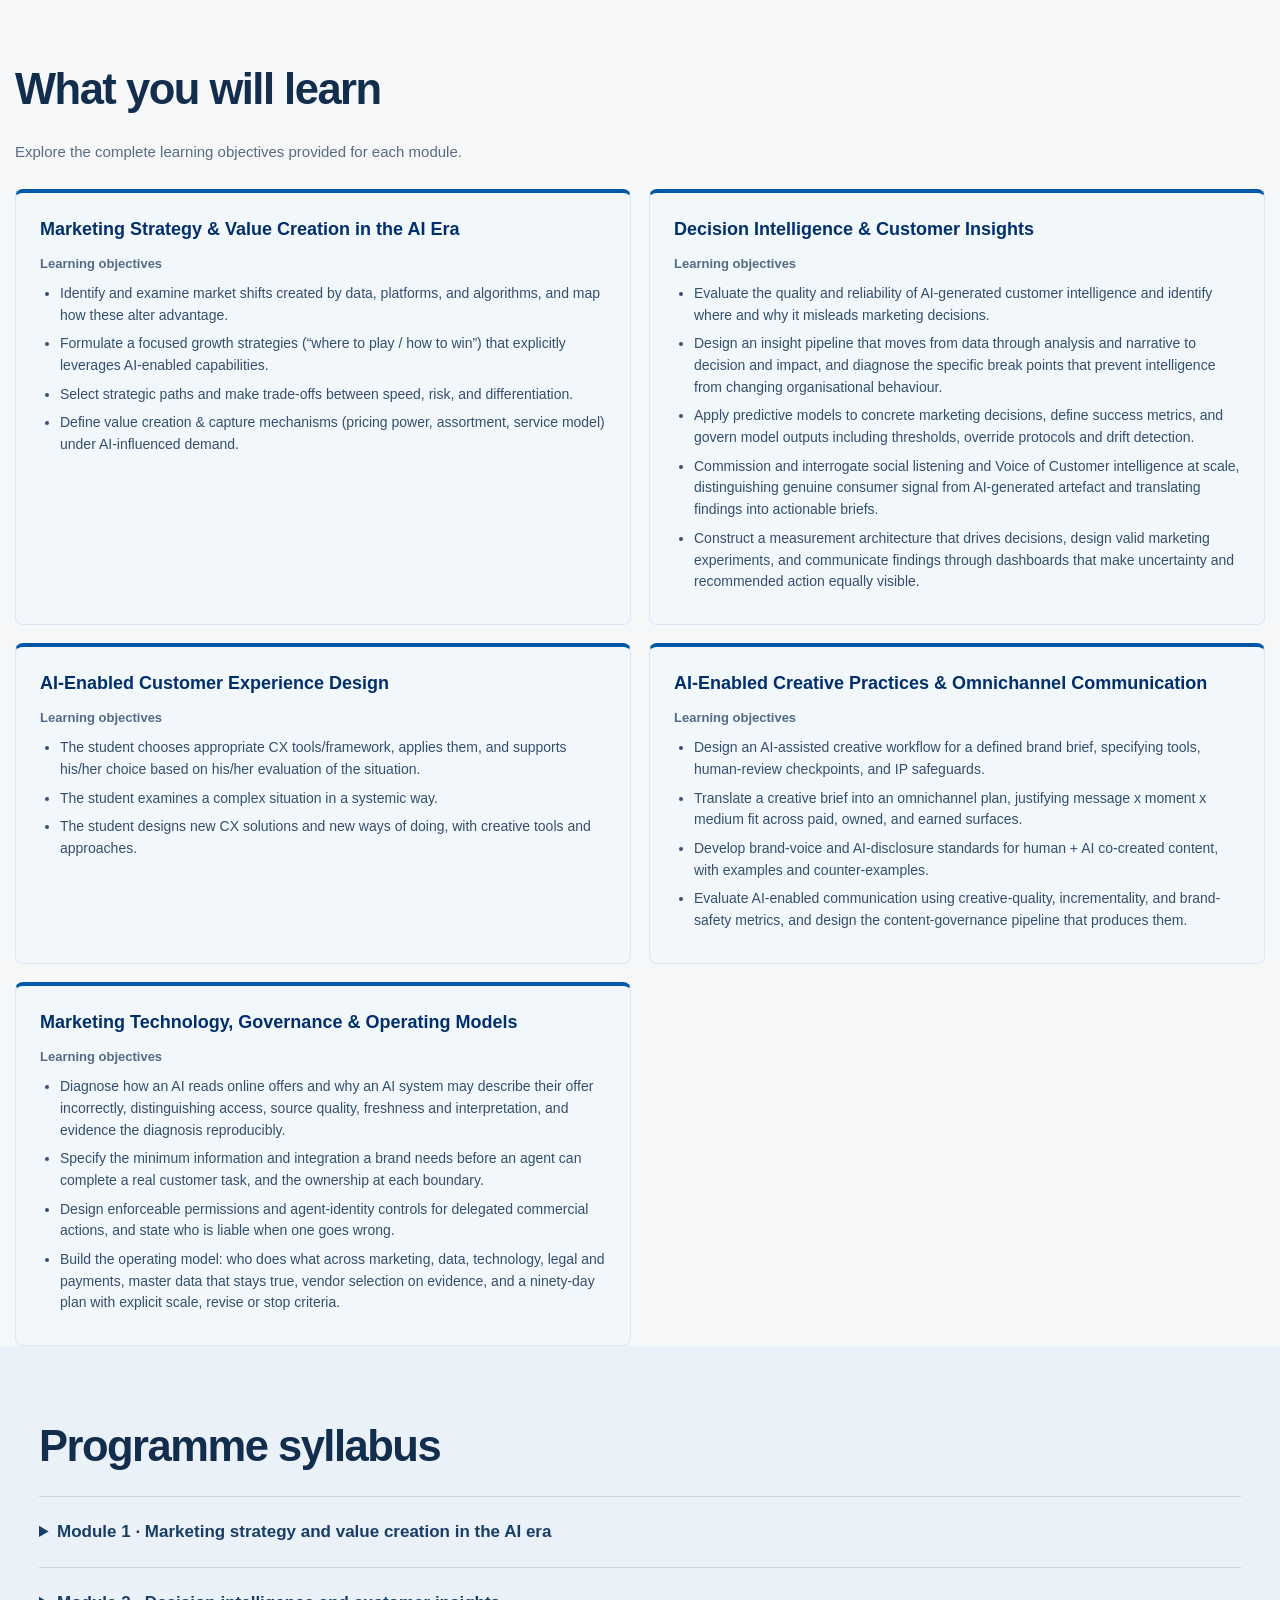
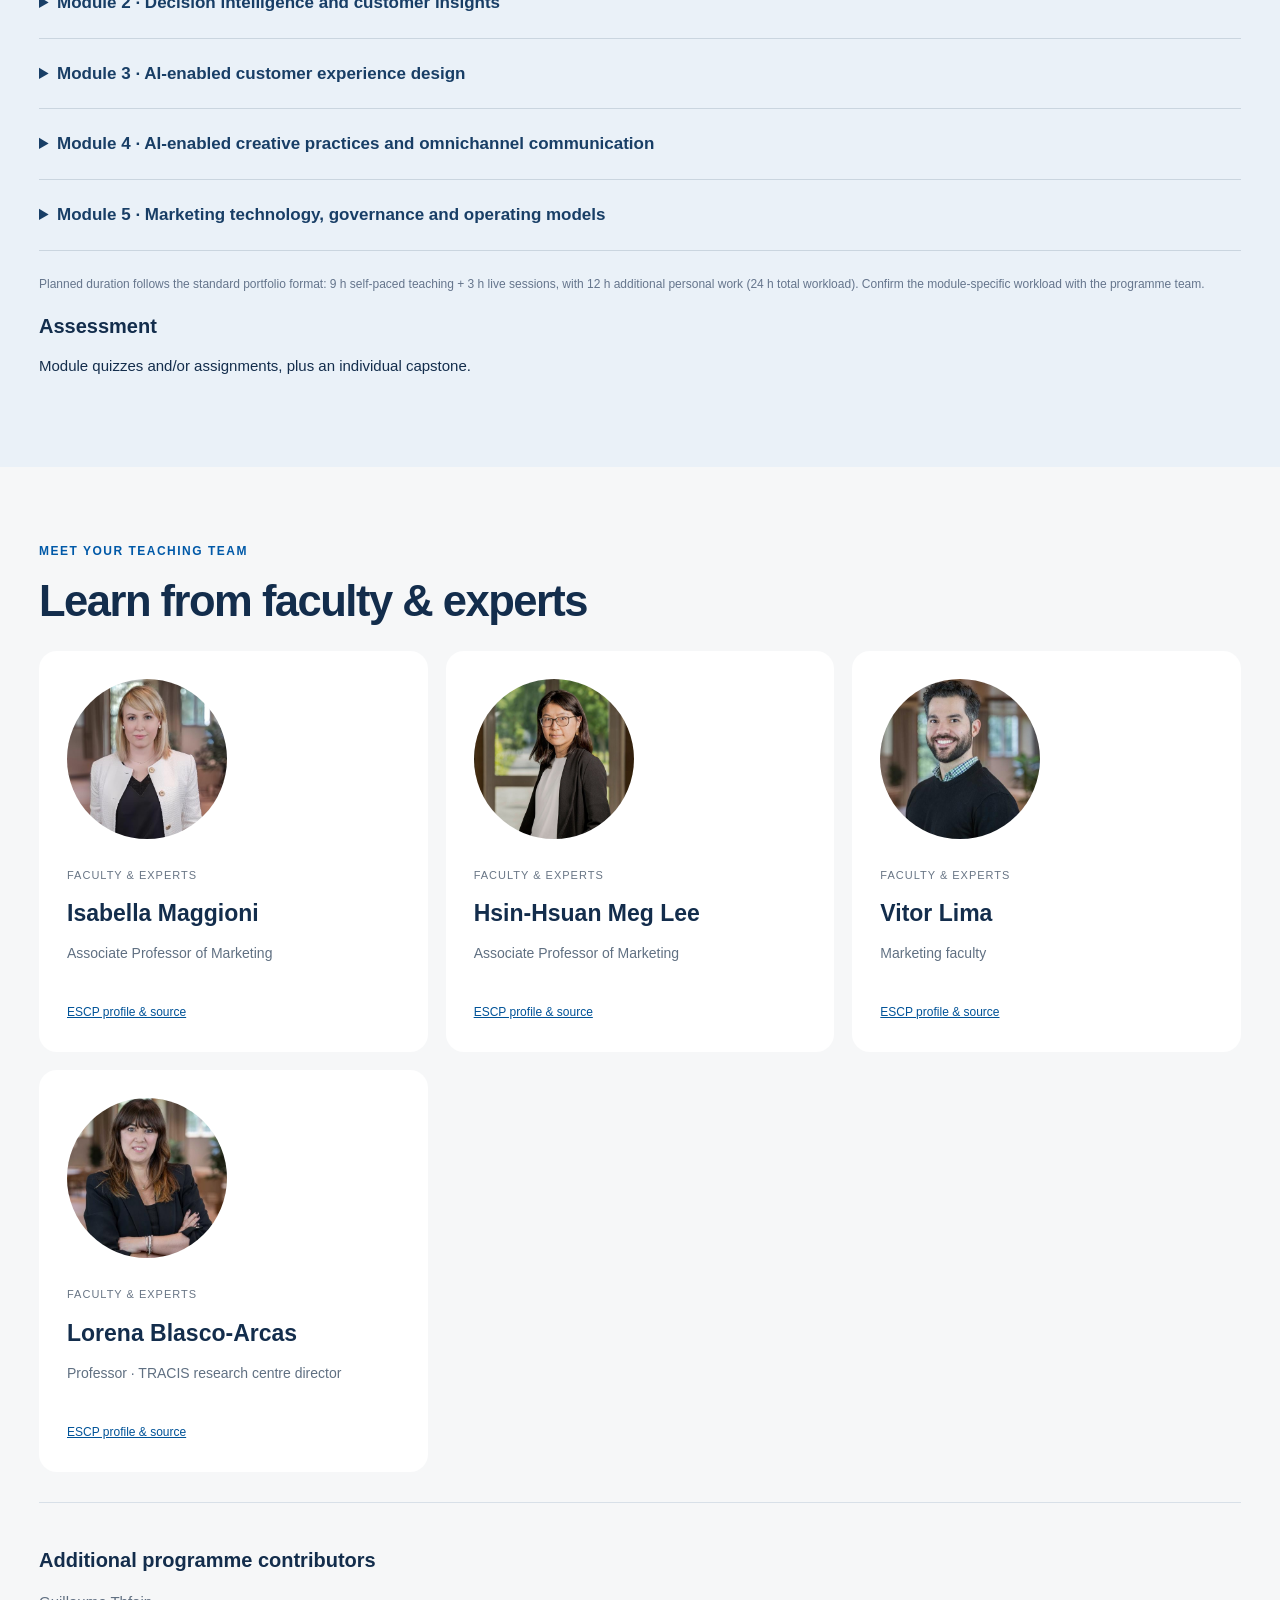
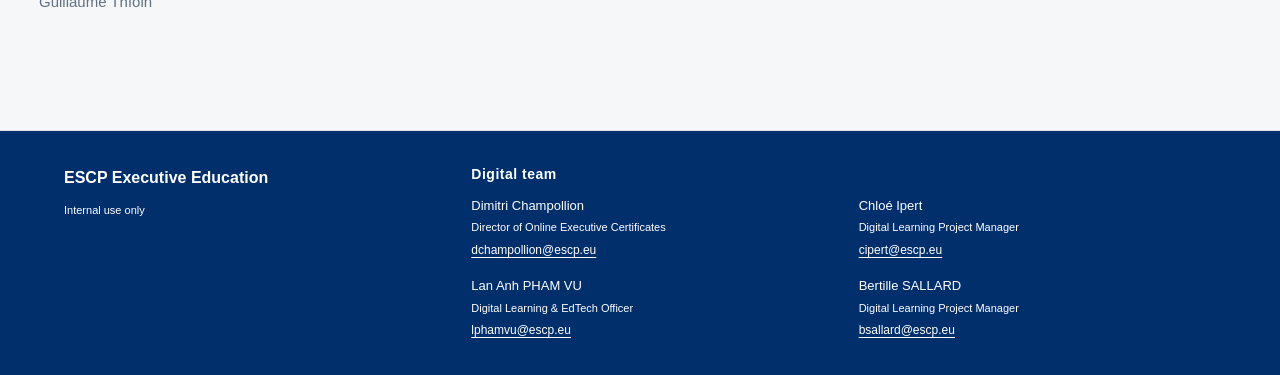
<file: certificate-ai-data-marketing-leaders.html>
<!doctype html><html lang="en"><head><meta charset="utf-8"><meta name="viewport" content="width=device-width,initial-scale=1"><title>AI & Data for Marketing Leaders | ESCP Online</title><style>
:root{--ink:#142a3d;--muted:#677481;--line:#dce3e7;--paper:#f5f6f3;--teal:#006f73;--lime:#d8eea1}*{box-sizing:border-box}body{margin:0;background:var(--paper);color:var(--ink);font:15px/1.55 Arial,sans-serif}button,input{font:inherit}header{padding:23px 5%;display:flex;align-items:center;justify-content:space-between;border-bottom:1px solid var(--line);background:#fff} .brand{font-weight:800;font-size:21px;letter-spacing:-1px}.brand span{font-size:11px;display:block;letter-spacing:2px;font-weight:500}nav{display:flex;gap:25px}a{color:inherit;text-decoration:none}nav a:hover{text-decoration:underline}.private{font-size:11px;border:1px solid var(--line);border-radius:30px;padding:7px 13px}main{max-width:1380px;margin:auto;padding:50px 5%}.eyebrow{text-transform:uppercase;letter-spacing:2px;font-size:11px;font-weight:bold;color:var(--teal)}.hero{display:grid;grid-template-columns:1.6fr 1fr;gap:70px;align-items:end}h1{font-size:clamp(40px,5vw,68px);line-height:1.06;letter-spacing:-3px;font-weight:500;margin:20px 0}h1 em{font-family:Georgia,serif;color:var(--teal)}.intro{color:var(--muted);max-width:540px;font-size:17px}.focus{border-left:3px solid var(--teal);padding:6px 0 6px 24px}.focus h3{font-size:23px;margin:8px 0;font-weight:500}.focus p{color:var(--muted)}.stats{display:grid;grid-template-columns:repeat(4,1fr);border-top:1px solid var(--line);border-bottom:1px solid var(--line);margin:40px 0}.stat{padding:21px;border-right:1px solid var(--line)}.stat:last-child{border:0}.stat b{font-size:29px;font-weight:500;display:block}.stat span{font-size:12px;color:var(--muted)}.sectiontop{display:flex;justify-content:space-between;align-items:center;gap:18px;margin:42px 0 20px}h2{font-size:29px;letter-spacing:-1px;font-weight:500;margin:0}.tools{display:flex;gap:8px;flex-wrap:wrap}button{cursor:pointer;border:1px solid var(--line);background:white;color:var(--ink);padding:8px 14px;border-radius:7px}button.active{background:var(--ink);color:white;border-color:var(--ink)}input{border:1px solid var(--line);padding:10px 13px;border-radius:7px;background:white;width:230px}.grid{display:grid;grid-template-columns:repeat(3,1fr);gap:17px}.card{background:white;border:1px solid var(--line);padding:25px;display:flex;flex-direction:column;min-height:300px;border-radius:10px;transition:transform .2s}.card:hover{transform:translateY(-3px)}.cardtop{display:flex;justify-content:space-between;gap:10px;align-items:center}.num{font:italic 23px Georgia;color:#89999f}.tag{font-size:10px;text-transform:uppercase;letter-spacing:.7px;padding:4px 9px;border-radius:20px;background:#e5f2ed;color:#24654a}.tag.explore{background:#f3eedc;color:#7f6526}h3{font-size:20px;line-height:1.25;margin:20px 0 10px}.card p{font-size:14px;color:var(--muted);margin:0 0 18px}.meta{margin-top:auto;padding-top:15px;border-top:1px solid #edf0f2;font-size:11px;color:var(--muted)}.detail{padding-top:14px;font-size:13px;color:var(--ink)}details summary{cursor:pointer;font-size:12px;color:var(--teal);margin-top:13px} .roadmap{background:var(--ink);color:white;border-radius:12px;padding:35px;margin-top:50px}.roadmap .eyebrow{color:var(--lime)}.roadmap h2{margin:10px 0 26px}.months{display:grid;grid-template-columns:repeat(6,1fr);gap:18px}.month{border-top:2px solid #435667;padding-top:14px}.month.current{border-color:var(--lime)}.month b{font-size:17px}.month p{font-size:12px;color:#c7d1da}.month small{font-size:10px;color:var(--lime);text-transform:uppercase}.objectives{display:grid;grid-template-columns:repeat(3,1fr);gap:25px;margin-top:22px}.objective{border-top:1px solid var(--line);padding-top:18px}.objective b{font-size:17px}.objective p{color:var(--muted);font-size:14px}.note{color:var(--muted);font-size:12px;margin-top:25px}footer{padding:22px 5%;border-top:1px solid var(--line);display:flex;justify-content:space-between;font-size:11px;color:var(--muted)}.empty{padding:30px;color:var(--muted)}@media(max-width:900px){.grid{grid-template-columns:repeat(2,1fr)}.hero{gap:30px}.months{grid-template-columns:repeat(3,1fr)}.sectiontop{align-items:start;flex-direction:column}}@media(max-width:600px){main{padding-top:30px}.hero,.grid,.objectives{grid-template-columns:1fr}.hero{gap:20px}h1{letter-spacing:-2px}.stats{grid-template-columns:repeat(2,1fr)}.stat{border-bottom:1px solid var(--line)}.months{grid-template-columns:repeat(2,1fr)}nav{gap:12px;font-size:12px}.private{display:none}.roadmap{padding:23px}footer{gap:20px}}

:root{--ink:#122d50;--teal:#7252a2;--lime:#f8bb66;--paper:#f7f6f3}.hero{grid-template-columns:1.5fr 1fr}.focus{background:#eee8f4;border:0;border-radius:12px;padding:28px}.cta{display:inline-block;background:var(--ink);color:white;padding:10px 15px;border-radius:6px;font-size:13px}.cta.secondary{background:#f0edf5;color:var(--ink)}.actions{display:flex;gap:8px;margin-top:18px;flex-wrap:wrap}.card{min-height:420px}.facts{display:grid;grid-template-columns:1fr 1fr;gap:9px;margin:6px 0 18px;font-size:12px}.facts strong{display:block;font-size:15px;color:var(--ink)}.comparelabel{font-size:12px;color:var(--muted);margin-top:15px;display:flex;align-items:center;gap:7px}.comparelabel input{width:auto}.calendar{display:grid;gap:0}.event{display:grid;grid-template-columns:140px 1fr auto;gap:15px;padding:18px 0;border-top:1px solid #456080;align-items:center}.event a{font-size:12px;color:var(--lime)}.event time{font-size:14px;color:var(--lime)}.tablewrap{overflow:auto}table{width:100%;border-collapse:collapse;background:white;font-size:13px}td,th{text-align:left;vertical-align:top;padding:16px;border:1px solid var(--line);min-width:130px}th{background:#eee8f4}dialog{border:0;border-radius:14px;max-width:650px;width:90%;padding:32px;color:var(--ink)}dialog::backdrop{background:#122d5088}.close{float:right}.detailtitle{font-size:29px} .steps{counter-reset:step}.objective b{display:block} .notice{background:#fff3db;padding:13px 18px;font-size:12px;border-radius:7px;margin-top:22px} @media(max-width:600px){.hero{grid-template-columns:1fr}.event{grid-template-columns:95px 1fr}.event a{grid-column:2}.card{min-height:0}} 

:root{--ink:#002f6c;--teal:#0059a8;--lime:#c8e4ff;--paper:#f6f8fb}header{border-top:5px solid #002f6c}.brand{display:flex;align-items:center;gap:20px}.brand span{max-width:110px;font-size:10px;line-height:1.5;letter-spacing:1.5px;border-left:1px solid #cbd6e4;padding-left:18px}.escp-logo{width:130px;height:55px;display:block}h1 em{color:#0059a8}.focus{background:#e7f0fa}.cta.secondary,th{background:#e7f0fa}.tag{background:#e7f0fa;color:#003e77}.video-button{background:#e7f0fa;border:0;text-align:left;color:#003e77;font-weight:bold;margin-bottom:18px;padding:13px}.video-frame{aspect-ratio:16/9;margin-top:22px}.video-frame iframe{width:100%;height:100%;border:0}button:focus-visible,a:focus-visible{outline:3px solid #4386d5;outline-offset:3px}@media(max-width:600px){header{flex-wrap:wrap;gap:16px}.brand{gap:10px}.escp-logo{width:100px}.brand span{padding-left:10px}}
 .funding{margin-top:55px;padding:35px;background:#eef3fa;border-radius:12px}.funding>p{max-width:720px}.fund-layout{display:grid;grid-template-columns:1.1fr 1fr;gap:35px;margin:28px 0}.funding label{display:block;font-size:13px;font-weight:bold;margin-bottom:18px}.funding select,.funding input{width:100%;display:block;padding:11px;margin-top:7px;border:1px solid #bac9db;border-radius:5px;background:white;color:#142a3d;font:inherit}.fundnumbers label{display:flex;flex-direction:column;justify-content:space-between}.fundnumbers{display:grid;grid-template-columns:repeat(3,1fr);gap:12px}.fundresult{background:white;padding:27px;border-radius:9px}.fundresult h3{margin-top:10px}.fundrow{display:flex;justify-content:space-between;padding:10px 0;border-bottom:1px solid #dce3e7;gap:15px}.fundrow.total{font-size:20px;color:#002f6c}.fundcheck{display:flex!important;gap:10px;align-items:flex-start;font-weight:normal!important}.fundcheck input{width:18px;margin-top:4px;flex-shrink:0}.funding details{padding:14px 0;border-bottom:1px solid #cbd6e4}.funding details summary{font-size:15px;font-weight:bold}.funding details p{max-width:750px}.fundwarning{padding:14px;background:#fff4dc;border-radius:5px;font-size:13px}@media(max-width:800px){.fund-layout{grid-template-columns:1fr}.fundnumbers{grid-template-columns:1fr}.funding{padding:22px}nav{flex-wrap:wrap}}@media print{header,.hero,.stats,#portfolio,#timeline,#register,footer,.funding form,.funding details,.funding>p{display:none}.fund-layout{display:block}.funding{padding:0;background:white}.fundresult{padding:0}}

body{background:white;color:#052c60;font-family:Arial,sans-serif}main{max-width:1400px;padding:0 5% 55px}header{border-top:0;padding:20px 5%;min-height:90px}h1,h2,h3{font-family:Arial,sans-serif}.hero{margin:0 -5.56%;display:grid;grid-template-columns:1fr 1fr;gap:0;min-height:520px;background:#f3f7fc;align-items:stretch}.herocopy{padding:70px 9%;display:flex;flex-direction:column;justify-content:center}.hero h1{font-size:clamp(44px,4.8vw,70px);letter-spacing:-2.5px;font-weight:600;line-height:1.06}.hero h1 em{font-family:inherit;font-style:normal;color:inherit}.hero-image{width:100%;height:100%;max-height:600px;object-fit:cover}.intro{font-size:17px;line-height:1.6}.spotlight{display:grid;grid-template-columns:1fr 1.15fr;gap:45px;background:#eef5fc;padding:36px;border-radius:10px;margin:35px 0 75px;align-items:center}.spotlight h2{font-size:38px;font-weight:500;margin:15px 0}.spotlight p{max-width:430px;color:#65758c}.spotlight img{width:100%;aspect-ratio:1.68;object-fit:cover;border-radius:6px}.spotlight .video-cover{background:transparent;padding:0;border:0}.spotlight .video-cover:hover{opacity:.9}.sectiontop h2{font-size:38px;line-height:1.15;max-width:700px;margin-top:12px}.grid{gap:25px}.card{padding:0;border-radius:6px;overflow:hidden;min-height:0}.card:hover{transform:translateY(-2px)}.cardimage{width:100%;height:210px;object-fit:cover}.cardbody{padding:24px;display:flex;flex-direction:column;flex:1}.card h3{font-size:23px;font-weight:500}.card .meta{border:0;padding-top:8px}.card .facts{gap:15px}.card .actions{margin-top:17px}.cta{border-radius:4px;font-size:13px;padding:12px 17px}.card .video-button{font-weight:normal;font-size:12px;margin:0 0 14px;padding:8px}.banner{margin:65px -5.56% 0;background:#063769;color:white;display:grid;grid-template-columns:1fr 1fr}.banner>div{padding:55px 10%}.banner h2{font-size:44px;line-height:1.1}.banner img{width:100%;height:100%;object-fit:cover;max-height:370px}.banner p{color:#d4e5f7}.banner .cta{background:white;color:#00356c}.crumbs{font-size:12px;color:#68798c;padding:26px 0}.coursehead{padding:25px 0 40px}.coursehead h1{max-width:1050px;font-size:clamp(38px,4.3vw,62px);letter-spacing:-2px;margin:16px 0}.course-layout{display:grid;grid-template-columns:minmax(0,2fr) minmax(260px,1fr);gap:45px;align-items:start}.coursevisual{width:100%;height:350px;object-fit:cover;border-radius:6px}.enrol{position:sticky;top:20px;padding:28px;border:1px solid #dce3e7;border-top:4px solid #00356c;border-radius:4px;background:#fff}.enrol h3{margin-top:4px}.enrol .cta{display:block;text-align:center;margin:12px 0}.enrol dl{margin:0}.enrol dt{font-size:12px;color:#64748b;margin-top:16px}.enrol dd{margin:3px 0 0;font-size:17px}.course-nav{display:flex;gap:22px;flex-wrap:wrap;padding:22px 0;border-bottom:1px solid #dce3e7;font-size:13px}.course-section{padding:32px 0;border-bottom:1px solid #dce3e7}.course-section h2{font-size:29px;margin:0 0 20px}.course-section p,.course-section li{color:#596b80;line-height:1.7}.course-section details{padding:16px 0;border-bottom:1px solid #e5eaf0}.course-section summary{font-size:16px;font-weight:bold;margin:0;line-height:1.5}.facultynames{display:flex;gap:10px;flex-wrap:wrap}.facultyname{padding:10px 14px;background:#eef5fc;font-size:14px}.fee{font-size:30px;font-weight:600;margin:18px 0}.funding{margin-top:60px}a:hover{text-decoration:underline}.cta:hover{text-decoration:none;opacity:.9}footer{background:#052c60;color:#d3e2f1;padding:35px 5%}footer a{color:white}.empty{padding:25px}.notice{font-size:13px;background:#fff4de;padding:18px;border-radius:5px;color:#655327}.stat{display:none}.stats{display:none}.tools button{border-radius:25px}.cardtop{align-items:start}.tag{white-space:nowrap}.video-frame{margin-bottom:15px}.programintro{color:#65758c;font-size:17px;max-width:900px}.fundnumbers label{display:flex;flex-direction:column;justify-content:space-between}
@media(max-width:850px){.hero{min-height:0}.herocopy{padding:45px 8%}.hero h1{font-size:44px}.course-layout{grid-template-columns:1fr}.enrol{position:static;grid-row:1}.coursevisual{height:270px}.spotlight{gap:24px;padding:25px}.cardimage{height:180px}}@media(max-width:600px){header{gap:15px}.hero,.spotlight,.banner{grid-template-columns:1fr}.hero-image{height:300px}.spotlight{margin:25px 0 45px}.spotlight h2,.sectiontop h2{font-size:30px}.hero h1{font-size:46px}.hero-image{order:2}.herocopy{padding:40px 7%}.banner img{height:230px}.banner h2{font-size:34px}.cardimage{height:210px}.coursehead h1{font-size:38px}.course-layout{gap:25px}.course-nav{gap:15px}.tag{font-size:9px}main{padding-bottom:35px}}
</style><link rel="stylesheet" href="assets/programme-details.css"><style>.module-meta{padding:14px 0 6px}.module-code{display:inline-block;margin-bottom:12px;padding:4px 9px;background:#e7f0fa;border:1px solid #cfdded;border-radius:4px;font-size:12px;color:#00356c}.module-professors{display:flex;flex-wrap:wrap;gap:12px;margin-bottom:12px}.module-professor{display:flex;align-items:center;gap:10px;max-width:100%;font-size:13px;color:#143b65}.module-professor img,.professor-initials{width:58px;height:58px;border-radius:50%;flex-shrink:0}.module-professor img{object-fit:cover;object-position:50% 25%}.professor-initials{display:grid;place-items:center;background:#edf2f8;color:#526780;font-weight:bold}.module-professor small{display:block;font-size:10px;color:#65758c;margin-top:3px}</style><style>.detail-page .syllabus-layout{display:block;grid-template-columns:minmax(0,1fr)}.detail-page .syllabus-layout>div{width:100%;max-width:none}.module-duration{display:inline-block;font-size:12px;line-height:1.5;color:#174775;background:#edf4fb;border-radius:4px;padding:5px 10px;margin:0 0 12px 8px}.duration-note{font-size:12px;color:#65758c;margin-top:24px}@media(max-width:600px){.module-duration{display:block;margin-left:0}}</style><style id="internal-team-styles">
body>header{background:#002f6c!important;color:#fff!important;border-color:#315a8c!important;flex-wrap:wrap;gap:16px}
body>header a,body>header .brand,body>header .brand span,body>header .brand small,body>header nav,body>header .internal-use{color:#fff!important}
body>header .brand span{border-color:#7391b7!important}
body>header .escp-logo .cls-1{fill:#fff!important}
.internal-use{display:inline-block;padding:6px 12px;border:1px solid #7391b7;border-radius:20px;font-size:11px;letter-spacing:.4px;white-space:nowrap}
a.cta:not(.secondary),button.cta:not(.secondary),.enquiry-card a.cta:not(.secondary){color:#fff!important}
body>footer.digital-team-footer{display:grid;grid-template-columns:1fr 2fr;gap:35px;padding:35px 5%;background:#002f6c!important;color:#fff!important;font-size:13px}
.digital-team-footer a,.digital-team-footer span,.digital-team-footer strong,.digital-team-footer h2{color:#fff!important}
.footer-heading strong{display:block;font-size:16px;margin-bottom:9px}.footer-heading span{font-size:11px}
.footer-team h2{font-size:14px;margin:0 0 14px;font-weight:bold;letter-spacing:.5px}
.footer-team ul{display:grid;grid-template-columns:repeat(2,minmax(0,1fr));gap:17px 30px;padding:0;margin:0;list-style:none}
.footer-team li span,.footer-team li a{display:block}.footer-team li a{font-size:12px;margin-top:3px;overflow-wrap:anywhere;text-decoration:underline;text-underline-offset:3px}
@media(max-width:700px){body>footer.digital-team-footer{grid-template-columns:1fr;gap:24px}.footer-team ul{grid-template-columns:1fr}body>header nav{flex-wrap:wrap}}
@media print{body>header,body>footer.digital-team-footer{display:none!important}}
</style><style>.digital-team-footer .team-role{display:block;color:#fff;font-size:11px;line-height:1.5;margin:3px 0 5px}</style><style id="learning-blocks-styles">#outcomes .learning-blocks{display:grid;grid-template-columns:repeat(2,minmax(0,1fr));gap:18px;margin-top:24px}#outcomes .learning-block{background:#f2f7fc;border:1px solid #dbe7f3;border-top:4px solid #0059a8;border-radius:8px;padding:24px;min-width:0}#outcomes .learning-block h3{color:#002f6c;font-size:18px;line-height:1.35;margin:0 0 12px}#outcomes .learning-block p{font-size:13px;margin:0 0 8px;color:#536b85}#outcomes .learning-block ul{padding-left:20px;margin:0}#outcomes .learning-block li{font-size:14px;line-height:1.55;margin:7px 0;color:#344f6c}@media(max-width:750px){#outcomes .learning-blocks{grid-template-columns:1fr}}</style></head><body class="detail-page"><header><a class="brand" href="index.html"><svg class="escp-logo" role="img" aria-label="ESCP" id="Calque_1" data-name="Calque 1" xmlns="http://www.w3.org/2000/svg" viewBox="0 0 990.33 285.51">
  <defs>
    <style>
      .cls-1 {
        fill: #280092;
      }
    
:root{--ink:#002f6c;--teal:#0059a8;--lime:#c8e4ff;--paper:#f6f8fb}header{border-top:5px solid #002f6c}.brand{display:flex;align-items:center;gap:20px}.brand span{max-width:110px;font-size:10px;line-height:1.5;letter-spacing:1.5px;border-left:1px solid #cbd6e4;padding-left:18px}.escp-logo{width:130px;height:55px;display:block}h1 em{color:#0059a8}.focus{background:#e7f0fa}.cta.secondary,th{background:#e7f0fa}.tag{background:#e7f0fa;color:#003e77}.video-button{background:#e7f0fa;border:0;text-align:left;color:#003e77;font-weight:bold;margin-bottom:18px;padding:13px}.video-frame{aspect-ratio:16/9;margin-top:22px}.video-frame iframe{width:100%;height:100%;border:0}button:focus-visible,a:focus-visible{outline:3px solid #4386d5;outline-offset:3px}@media(max-width:600px){header{flex-wrap:wrap;gap:16px}.brand{gap:10px}.escp-logo{width:100px}.brand span{padding-left:10px}}
 .funding{margin-top:55px;padding:35px;background:#eef3fa;border-radius:12px}.funding>p{max-width:720px}.fund-layout{display:grid;grid-template-columns:1.1fr 1fr;gap:35px;margin:28px 0}.funding label{display:block;font-size:13px;font-weight:bold;margin-bottom:18px}.funding select,.funding input{width:100%;display:block;padding:11px;margin-top:7px;border:1px solid #bac9db;border-radius:5px;background:white;color:#142a3d;font:inherit}.fundnumbers label{display:flex;flex-direction:column;justify-content:space-between}.fundnumbers{display:grid;grid-template-columns:repeat(3,1fr);gap:12px}.fundresult{background:white;padding:27px;border-radius:9px}.fundresult h3{margin-top:10px}.fundrow{display:flex;justify-content:space-between;padding:10px 0;border-bottom:1px solid #dce3e7;gap:15px}.fundrow.total{font-size:20px;color:#002f6c}.fundcheck{display:flex!important;gap:10px;align-items:flex-start;font-weight:normal!important}.fundcheck input{width:18px;margin-top:4px;flex-shrink:0}.funding details{padding:14px 0;border-bottom:1px solid #cbd6e4}.funding details summary{font-size:15px;font-weight:bold}.funding details p{max-width:750px}.fundwarning{padding:14px;background:#fff4dc;border-radius:5px;font-size:13px}@media(max-width:800px){.fund-layout{grid-template-columns:1fr}.fundnumbers{grid-template-columns:1fr}.funding{padding:22px}nav{flex-wrap:wrap}}@media print{header,.hero,.stats,#portfolio,#timeline,#register,footer,.funding form,.funding details,.funding>p{display:none}.fund-layout{display:block}.funding{padding:0;background:white}.fundresult{padding:0}}
</style>
  </defs>
  <polygon class="cls-1" points="286.74 159.13 385.76 159.13 385.76 130.77 286.74 130.77 286.74 68.45 400.31 68.45 400.31 39.23 255.49 39.23 255.49 254.99 402.88 254.99 402.88 225.77 286.74 225.77 286.74 159.13"/>
  <path class="cls-1" d="M521.15,132.92c-40.12-8.86-51.79-14.34-51.79-33.59,0-21.44,15.38-32.31,45.72-32.31,21.32,0,39.96,7.28,51.14,19.96l5.07,5.76,16.11-26.77-3.54-3.14c-18.67-16.61-41.72-25.02-68.5-25.02-48.01,0-77.84,24.68-77.84,64.41,0,35.96,24.31,48.4,69.16,58.8,39.97,9.15,56.68,16.29,56.68,36.77s-15.38,29.72-45.72,29.72-55.85-13.65-67.81-26.42l-5.05-5.39-16.34,26.86,3.63,3.16c23.71,20.59,52.31,31.03,85,31.03,50.01,0,78.69-22.22,78.69-60.96,0-42.84-35.3-54.17-74.63-62.84h.02Z"/>
  <path class="cls-1" d="M780.55,192.4c-12.46,25.69-38.73,34.81-57.43,34.81-38.08,0-70.27-36.81-70.27-80.38,0-38.41,24.32-79.23,69.42-79.23,11.76,0,40.66,3.23,55.14,33.08l2.73,5.64,25.27-15.76-2.15-4.6c-14.04-29.98-43.9-47.87-79.86-47.87-63.72,0-101.79,54.7-101.79,107.59s40.33,111.04,100.37,111.04c31.53,0,70.98-17.49,85.36-50.92l2.09-4.88-26.34-13.75-2.54,5.22Z"/>
  <path class="cls-1" d="M866.21,68.36h57.43c19.55,0,35.45,18.24,35.45,40.66,0,19.99-11.82,41.24-33.74,41.24h-59.14v-81.89h0ZM924.49,39.14h-89.53v215.75h31.25v-75.42h60c39.61,0,64.13-36.57,64.13-70.46s-27.04-69.88-65.85-69.88Z"/>
  <path class="cls-1" d="M219.39,264.53c-25.55-40.41-51.27-85.07-75.49-127.48,1.39-.14,2.67-.8,3.68-1.93,1.44-1.61,1.82-3.72,1.64-5.89-.16-2.03-1.29-3.64-3.53-4.89,2.63-2.91,6.23-6.93,6.23-6.93,5.91-6.07,10.85-13.26,15.63-20.21,1.73-2.52,15.74-20.59,15.74-20.59l.11-.11c2.72-3.26,5.87-7.11,9.28-11.25,11.67-14.22,26.86-33.53,34.44-42.85,1.79-2.24,1.97-3.79,1.06-4.75-.73-.71-2.76-.69-4.48,1.17-9.63,9.75-21.68,19.23-32.15,29.09-5.27,4.96-22.19,22.68-25.47,25.65-5.98,5.43-10.39,11.31-15.62,16.75-6.99,7.29-14.53,14.11-20.56,21.03-3.28-5.39-10.43-17.68-13.57-22.22-2.81-4.06-9.13-13.94-11.01-16.32-4.82-6.09-17.49-23.14-18.75-24.82,0,0-4.7-6.73-6.92-9.34,0,0-23.98-30.27-29.04-36.45-1.26-1.63-2.34-2.73-3.69-1.92-1.24.94-1.04,2.22-.14,4.12.57,1.11,18.43,39.18,18.43,39.18,2.7,5.65,17.03,32.33,19.82,37.5,4.13,7.66,8.41,15.59,13.24,23.07,2.12,3.25,4.41,6.44,6.68,9.59-1.48.02-20.09-.43-23.58-.51-3.09-.07-8.47-.22-11.43-.3-6.49-.17-14.48.3-26.02.3l-18.95.56c-1.83,0-15.92,1.51-18.65,1.96-.9.15-2.09.48-2.76.58-1.66.27-3.22.89-3.53,2.38-.38,2.06,3.53,1.98,4.47,2.35,8.89,1.89,21.7,3.64,23.65,3.92q13.8,1.96,37.45,5.88c2.68.44,28.39,4.1,31.46,4.46,3.08.36,10.12-.05,13.08.34-14.07,17.35-27.47,38.29-38.11,58.02-8.57,15.89-12.63,33.27-16.54,49.03-.78,3.1-2.49,9.14,1.48,9.63,3.88.48,6.26-6.52,6.26-6.52,4.79-13.72,15.1-25.71,23.08-37.53.88-1.3,14.57-20.66,24.7-34.17,1.29-1.87,14.86-23.1,16.11-24.42,3.67,4.45,7.76,13.43,11.51,18.77,7.27,10.35,14.7,19.41,21.47,31.65,15.56,23.98,53.61,69.57,60.74,79.56.98,1.37,2.26,3.06,4.21,4.47,1.15.83,2.48,1.72,3.4,1.22,1.75-.96.61-2.53-.04-4.2-.38-.98-.84-1.93-1.36-2.85l-4.91-8.82c-.82-1.71-1.74-3.36-2.75-4.97Z"/>
</svg><span>EXECUTIVE EDUCATION</span></a><nav><a href="design-programme.html">Design a programme</a><a href="index.html#portfolio">Programmes</a><a href="index.html#timeline">Intake calendar</a><a href="index.html#funding">CPF &amp; competency blocks</a><a href="https://decisionmaking.thinkific.com/collections" target="_blank" rel="noopener noreferrer">Capsule courses</a></nav><span class="internal-use">Internal use only · ESCP colleagues</span></header><main><div class="crumbs"><a href="index.html#portfolio">All programmes</a> / AI &amp; Data for Marketing Leaders</div><section class="detail-hero"><div class="detail-title"><span class="eyebrow">Marketing · Online certificate</span><h1>AI &amp; Data for Marketing Leaders</h1><p class="programintro">Use data and AI to guide marketing strategy, customer experience, and performance.</p></div><div><div class="media-preview"><img class="coursevisual" src="assets/marketing.jpg" alt="Marketing programme illustration"></div><div class="hero-facts"><div><b>Programme length</b>Confirm with programme team<br>See programme page of teaching</div><div><b>Delivered by</b>ESCP Business School<br>Executive Education</div></div><div class="enquiry-card"><h3>Build a custom learning programme</h3><p>Select modules from this certificate and combine them with our wider portfolio. Arrange your learning journey and review the total teaching hours.</p><a class="cta" href="design-programme.html">Explore modules & build a bundle</a></div></div></section><section class="enroll-bar" aria-label="Programme enrolment"><div><small>Next intake</small><strong>5 Nov 2026</strong></div><div><small>Format & language</small><strong>Online · English</strong></div><div class="price"><small>Programme fee</small><strong>€4,500</strong></div><a class="cta" href="https://openenrollment.escp.eu/templates/691c9e423b5d002723d7b963/start" target="_blank" rel="noopener">Apply online</a></section><nav class="detail-nav" aria-label="Programme sections"><a href="#overview">Overview</a><a href="#outcomes">Learning outcomes</a><a href="#curriculum">Syllabus</a><a href="#faculty">Faculty</a></nav><section class="detail-section overview-layout" id="overview"><aside class="overview-meta"><div><b>Online learning</b><span>Self-paced content and live interaction. Confirm session arrangements.</span></div><div><b>Teaching duration</b><span>See programme page</span></div><div><b>Total workload</b><span>Confirm with programme team</span></div><div><b>Funding your learning</b><a href="index.html#funding">CPF &amp; competency blocks</a></div></aside><div class="overview-copy"><h2>Programme overview</h2><p>Use data and AI to guide marketing strategy, customer experience, and performance.</p><h3>Who is it for?</h3><p>Marketing, product, communication, digital and CRM professionals.</p><h3>Learning experience</h3><p>Online learning with self-paced content and live interaction. Confirm the current schedule and delivery arrangements with the programme team.</p></div></section><section class="detail-section course-section" id="outcomes"><h2>What you will learn</h2><p>Explore the complete learning objectives provided for each module.</p><div class="learning-blocks"><article class="learning-block"><h3>Marketing Strategy &amp; Value Creation in the AI Era</h3><p><strong>Learning objectives</strong></p><ul><li>Identify and examine market shifts created by data, platforms, and algorithms, and map how these alter advantage.</li><li>Formulate a focused growth strategies (“where to play / how to win”) that explicitly leverages AI-enabled capabilities.</li><li>Select strategic paths and make trade-offs between speed, risk, and differentiation.</li><li>Define value creation &amp; capture mechanisms (pricing power, assortment, service model) under AI-influenced demand.</li></ul></article><article class="learning-block"><h3>Decision Intelligence &amp; Customer Insights</h3><p><strong>Learning objectives</strong></p><ul><li>Evaluate the quality and reliability of AI-generated customer intelligence and identify where and why it misleads marketing decisions.</li><li>Design an insight pipeline that moves from data through analysis and narrative to decision and impact, and diagnose the specific break points that prevent intelligence from changing organisational behaviour.</li><li>Apply predictive models to concrete marketing decisions, define success metrics, and govern model outputs including thresholds, override protocols and drift detection.</li><li>Commission and interrogate social listening and Voice of Customer intelligence at scale, distinguishing genuine consumer signal from AI-generated artefact and translating findings into actionable briefs.</li><li>Construct a measurement architecture that drives decisions, design valid marketing experiments, and communicate findings through dashboards that make uncertainty and recommended action equally visible.</li></ul></article><article class="learning-block"><h3>AI-Enabled Customer Experience Design</h3><p><strong>Learning objectives</strong></p><ul><li>The student chooses appropriate CX tools/framework, applies them, and supports his/her choice based on his/her evaluation of the situation.</li><li>The student examines a complex situation in a systemic way.</li><li>The student designs new CX solutions and new ways of doing, with creative tools and approaches.</li></ul></article><article class="learning-block"><h3>AI-Enabled Creative Practices &amp; Omnichannel Communication</h3><p><strong>Learning objectives</strong></p><ul><li>Design an AI-assisted creative workflow for a defined brand brief, specifying tools, human-review checkpoints, and IP safeguards.</li><li>Translate a creative brief into an omnichannel plan, justifying message x moment x medium fit across paid, owned, and earned surfaces.</li><li>Develop brand-voice and AI-disclosure standards for human + AI co-created content, with examples and counter-examples.</li><li>Evaluate AI-enabled communication using creative-quality, incrementality, and brand-safety metrics, and design the content-governance pipeline that produces them.</li></ul></article><article class="learning-block"><h3>Marketing Technology, Governance &amp; Operating Models</h3><p><strong>Learning objectives</strong></p><ul><li>Diagnose how an AI reads online offers and why an AI system may describe their offer incorrectly, distinguishing access, source quality, freshness and interpretation, and evidence the diagnosis reproducibly.</li><li>Specify the minimum information and integration a brand needs before an agent can complete a real customer task, and the ownership at each boundary.</li><li>Design enforceable permissions and agent-identity controls for delegated commercial actions, and state who is liable when one goes wrong.</li><li>Build the operating model: who does what across marketing, data, technology, legal and payments, master data that stays true, vendor selection on evidence, and a ninety-day plan with explicit scale, revise or stop criteria.</li></ul></article></div></section><div class="syllabus-band"><section class="detail-section syllabus-layout" id="curriculum"><div><h2>Programme syllabus</h2><details><summary>Module 1 · Marketing strategy and value creation in the AI era</summary><div class="module-meta"><span class="module-code">Course code: <strong>MKGAI-01</strong></span><span class="module-duration">Planned teaching: 12 h · Live sessions: 3 h</span><div class="module-professors"><div class="module-professor"><img src="assets/faculty/maggioni.jpg" alt="Isabella Maggioni" loading="lazy" width="58" height="58"><span>Isabella Maggioni</span></div></div></div><p class="bundle-module-link"><a class="cta secondary" href="design-programme.html?module=MKGAI-01">Design a programme with this module</a></p><div class="module-objectives" data-course-code="MKGAI-01"><p><strong>Learning objectives</strong></p><ul><li>Identify and examine market shifts created by data, platforms, and algorithms, and map how these alter advantage.</li><li>Formulate a focused growth strategies (“where to play / how to win”) that explicitly leverages AI-enabled capabilities.</li><li>Select strategic paths and make trade-offs between speed, risk, and differentiation.</li><li>Define value creation &amp; capture mechanisms (pricing power, assortment, service model) under AI-influenced demand.</li></ul></div></details><details><summary>Module 2 · Decision intelligence and customer insights</summary><div class="module-meta"><span class="module-code">Course code: <strong>MKGAI-02</strong></span><span class="module-duration">Planned teaching: 12 h · Live sessions: 3 h</span><div class="module-professors"><div class="module-professor"><img src="assets/faculty/lee.jpg" alt="Hsin-Hsuan Meg Lee" loading="lazy" width="58" height="58"><span>Hsin-Hsuan Meg Lee</span></div></div></div><p class="bundle-module-link"><a class="cta secondary" href="design-programme.html?module=MKGAI-02">Design a programme with this module</a></p><div class="module-objectives" data-course-code="MKGAI-02"><p><strong>Learning objectives</strong></p><ul><li>Evaluate the quality and reliability of AI-generated customer intelligence and identify where and why it misleads marketing decisions.</li><li>Design an insight pipeline that moves from data through analysis and narrative to decision and impact, and diagnose the specific break points that prevent intelligence from changing organisational behaviour.</li><li>Apply predictive models to concrete marketing decisions, define success metrics, and govern model outputs including thresholds, override protocols and drift detection.</li><li>Commission and interrogate social listening and Voice of Customer intelligence at scale, distinguishing genuine consumer signal from AI-generated artefact and translating findings into actionable briefs.</li><li>Construct a measurement architecture that drives decisions, design valid marketing experiments, and communicate findings through dashboards that make uncertainty and recommended action equally visible.</li></ul></div></details><details><summary>Module 3 · AI-enabled customer experience design</summary><div class="module-meta"><span class="module-code">Course code: <strong>MKGAI-03</strong></span><span class="module-duration">Planned teaching: 12 h · Live sessions: 3 h</span><div class="module-professors"><div class="module-professor"><img src="assets/faculty/lima.jpg" alt="Victor Lima" loading="lazy" width="58" height="58"><span>Victor Lima</span></div></div></div><p class="bundle-module-link"><a class="cta secondary" href="design-programme.html?module=MKGAI-03">Design a programme with this module</a></p><div class="module-objectives" data-course-code="MKGAI-03"><p><strong>Learning objectives</strong></p><ul><li>The student chooses appropriate CX tools/framework, applies them, and supports his/her choice based on his/her evaluation of the situation.</li><li>The student examines a complex situation in a systemic way.</li><li>The student designs new CX solutions and new ways of doing, with creative tools and approaches.</li></ul></div></details><details><summary>Module 4 · AI-enabled creative practices and omnichannel communication</summary><div class="module-meta"><span class="module-code">Course code: <strong>MKGAI-04</strong></span><span class="module-duration">Planned teaching: 12 h · Live sessions: 3 h</span><div class="module-professors"><div class="module-professor"><img src="assets/faculty/blasco.jpg" alt="Lorena Blasco-Arcas" loading="lazy" width="58" height="58"><span>Lorena Blasco-Arcas</span></div></div></div><p class="bundle-module-link"><a class="cta secondary" href="design-programme.html?module=MKGAI-04">Design a programme with this module</a></p><div class="module-objectives" data-course-code="MKGAI-04"><p><strong>Learning objectives</strong></p><ul><li>Design an AI-assisted creative workflow for a defined brand brief, specifying tools, human-review checkpoints, and IP safeguards.</li><li>Translate a creative brief into an omnichannel plan, justifying message x moment x medium fit across paid, owned, and earned surfaces.</li><li>Develop brand-voice and AI-disclosure standards for human + AI co-created content, with examples and counter-examples.</li><li>Evaluate AI-enabled communication using creative-quality, incrementality, and brand-safety metrics, and design the content-governance pipeline that produces them.</li></ul></div></details><details><summary>Module 5 · Marketing technology, governance and operating models</summary><div class="module-meta"><span class="module-code">Course code: <strong>MKGAI-05</strong></span><span class="module-duration">Planned teaching: 12 h · Live sessions: 3 h</span><div class="module-professors"><div class="module-professor"><img src="https://escp.eu/sites/default/files/academ/1548683_ae0e0d9570fb984ad3ceb8a69715fa2b.jpg" alt="Guillaume Thfoin" loading="lazy" width="58" height="58"><span>Guillaume Thfoin</span></div></div></div><p class="bundle-module-link"><a class="cta secondary" href="design-programme.html?module=MKGAI-05">Design a programme with this module</a></p><div class="module-objectives" data-course-code="MKGAI-05"><p><strong>Learning objectives</strong></p><ul><li>Diagnose how an AI reads online offers and why an AI system may describe their offer incorrectly, distinguishing access, source quality, freshness and interpretation, and evidence the diagnosis reproducibly.</li><li>Specify the minimum information and integration a brand needs before an agent can complete a real customer task, and the ownership at each boundary.</li><li>Design enforceable permissions and agent-identity controls for delegated commercial actions, and state who is liable when one goes wrong.</li><li>Build the operating model: who does what across marketing, data, technology, legal and payments, master data that stays true, vendor selection on evidence, and a ninety-day plan with explicit scale, revise or stop criteria.</li></ul></div></details><p class="duration-note">Planned duration follows the standard portfolio format: 9 h self-paced teaching + 3 h live sessions, with 12 h additional personal work (24 h total workload). Confirm the module-specific workload with the programme team.</p><h3>Assessment</h3><p>Module quizzes and/or assignments, plus an individual capstone.</p></div></section></div><section class="detail-section" id="faculty"><span class="eyebrow">Meet your teaching team</span><h2>Learn from faculty & experts</h2><div class="faculty-grid"><article class="faculty-person"><img class="faculty-portrait" src="assets/faculty/maggioni.jpg" alt="Isabella Maggioni" loading="lazy" width="320" height="320"><div class="faculty-copy"><small>Faculty & experts</small><h3>Isabella Maggioni</h3><p>Associate Professor of Marketing</p><a href="https://escp.eu/programmes/open-programmes/certificate-ai-data-marketing-leaders" target="_blank" rel="noopener">ESCP profile & source</a></div></article><article class="faculty-person"><img class="faculty-portrait" src="assets/faculty/lee.jpg" alt="Hsin-Hsuan Meg Lee" loading="lazy" width="320" height="320"><div class="faculty-copy"><small>Faculty & experts</small><h3>Hsin-Hsuan Meg Lee</h3><p>Associate Professor of Marketing</p><a href="https://escp.eu/faculty-research/faculty-members/lee-hsin-hsuan-meg" target="_blank" rel="noopener">ESCP profile & source</a></div></article><article class="faculty-person"><img class="faculty-portrait" src="assets/faculty/lima.jpg" alt="Vitor Lima" loading="lazy" width="320" height="320"><div class="faculty-copy"><small>Faculty & experts</small><h3>Vitor Lima</h3><p>Marketing faculty</p><a href="https://escp.eu/it/faculty-research/faculty-members/lima-vitor" target="_blank" rel="noopener">ESCP profile & source</a></div></article><article class="faculty-person"><img class="faculty-portrait" src="assets/faculty/blasco.jpg" alt="Lorena Blasco-Arcas" loading="lazy" width="320" height="320"><div class="faculty-copy"><small>Faculty & experts</small><h3>Lorena Blasco-Arcas</h3><p>Professor · TRACIS research centre director</p><a href="https://escp.eu/faculty-research/faculty-members/blasco-arcas-lorena" target="_blank" rel="noopener">ESCP profile & source</a></div></article></div><div class="other-contributors"><h3>Additional programme contributors</h3><p>Guillaume Thfoin</p></div></section></main><footer class="digital-team-footer"><div class="footer-heading"><strong>ESCP Executive Education</strong><span>Internal use only</span></div><div class="footer-team"><h2>Digital team</h2><ul><li><span>Dimitri Champollion</span><small class="team-role">Director of Online Executive Certificates</small><a href="mailto:dchampollion@escp.eu">dchampollion@escp.eu</a></li><li><span>Chloé Ipert</span><small class="team-role">Digital Learning Project Manager</small><a href="mailto:cipert@escp.eu">cipert@escp.eu</a></li><li><span>Lan Anh PHAM VU</span><small class="team-role">Digital Learning &amp; EdTech Officer</small><a href="mailto:lphamvu@escp.eu">lphamvu@escp.eu</a></li><li><span>Bertille SALLARD</span><small class="team-role">Digital Learning Project Manager</small><a href="mailto:bsallard@escp.eu">bsallard@escp.eu</a></li></ul></div></footer><dialog id="modal"><button class="close" id="close">Close</button><div id="modalbody"></div></dialog><script>const data=[["AI for Business", "AI & transformation", "5 Nov 2026", "2026-11-05", "72 hours", "English", "Understand AI, identify business opportunities, and build a responsible implementation roadmap.", "artificial-intelligence-business-certificate", "6824a8dc40f1b31d6e028f21", "Executives, managers and professionals exploring AI-led transformation.", "AI value creation; core technologies; governance and ethics; AI project roadmaps; generative and agentic AI; monitoring change."], ["Finance for Executives", "Finance", "26 Oct 2026", "2026-10-26", "70 hours", "English / French", "Strengthen financial judgement, interpret financial information, and contribute to investment decisions.", "finance-executives", "687ed5206ab72813c16347e3", "Professionals seeking greater confidence in corporate finance.", "Financial performance, financial statements, investment decisions, financing and value creation."], ["Change Management with AI", "AI & transformation", "22 Oct 2026", "2026-10-22", "60 hours", "English", "Lead technology adoption and help people and organisations navigate AI-driven change.", "change-management-with-ai", "687ed62d6ab72813c1634b5a", "Functional managers, business unit leaders and transformation consultants.", "Initiating change; emerging technologies; uncertainty; AI roadmaps; overcoming resistance."], ["AI and Financial Innovation", "Finance", "24 Nov 2026", "2026-11-24", "60 hours", "English", "Connect financial strategy with AI applications and emerging financial technologies.", "financial-innovation-ai", "688c449c6ab728b9772b037b", "Banking, asset management, fintech and corporate finance professionals.", "Financial business models, AI decision-making, fintech, decentralised finance and practical AI projects."], ["Strategic Leadership for Sustainable Transformation", "Sustainability", "Feb 2027", "2027-02-01", "60 hours", "English", "Turn sustainability priorities into practical business strategies and organisational change.", "strategic-leadership-sustainable-transformation", "68a433ab5d69356dd75efb94", "Strategy, innovation and sustainability leaders, managers and consultants.", "Supply chain governance; sustainable business models; leadership; transformation management; risk."], ["AI & Data for Marketing Leaders", "Marketing", "5 Nov 2026", "2026-11-05", "See programme page", "English", "Use data and AI to guide marketing strategy, customer experience, and performance.", "certificate-ai-data-marketing-leaders", "691c9e423b5d002723d7b963", "Marketing, product, communication, digital and CRM professionals.", "Marketing strategy, customer intelligence, AI-enhanced journeys, omnichannel communication, performance and governance."], ["Cybersecurity for Business Leaders", "Cybersecurity", "8 Dec 2026", "2026-12-08", "60 hours", "English", "Build the strategic perspective needed to govern cyber risk and strengthen organisational resilience.", "cybersecurity-for-business-leaders", "", "Executives and senior decision-makers responsible for digital resilience.", "Geopolitics; threat analysis; regulation; risk protection and governance; cyber crisis decisions."], ["Geopolitics & Tech", "Geopolitics", "To be announced", "", "To be announced", "To be announced", "A programme in development at the intersection of geopolitics and technology.", "", "", "Audience details to be announced.", "Programme content, dates, fees and registration details will be published once confirmed."]];const programmes=[{"weeks": "18 weeks", "workload": "120 hours", "prereq": "Open to motivated professionals. Strong commitment and intellectual engagement are expected.", "objectives": ["Identify opportunities to create value with AI.", "Plan an AI implementation roadmap.", "Evaluate governance, ethics and responsible adoption."], "modules": ["Value creation with data and AI", "Core AI concepts and technologies", "Governance and ethics", "AI project roadmaps", "From generative to agentic AI", "Monitoring change"], "faculty": ["Louis-David Benyayer", "Javier Amaya Silva, Daniel Pesch and David Lehmann", "Erwan Lamy and Marie L’Hermite", "Alessandro Lanteri", "Matthieu Biava"], "assessment": "Module quizzes and assignments, plus an individual capstone applying AI to an organisational project.", "title": "AI for Business", "topic": "AI & transformation", "date": "5 Nov 2026", "sort": "2026-11-05", "hours": "72 hours", "language": "English", "description": "Understand AI, identify business opportunities, and build a responsible implementation roadmap.", "official": "https://escp.eu/programmes/open-programmes/artificial-intelligence-business-certificate", "apply": "https://openenrollment.escp.eu/templates/6824a8dc40f1b31d6e028f21/start", "audience": "Executives, managers and professionals exploring AI-led transformation.", "slug": "artificial-intelligence-business-certificate", "image": "ai"}, {"weeks": "Confirm with programme team", "workload": "Confirm with programme team", "prereq": "Open to non-financial professionals. No prior financial expertise is required.", "objectives": ["Interpret financial statements and performance indicators.", "Evaluate investments and business value.", "Use financial reasoning in strategic decisions."], "modules": ["Course overview and financial approach", "Demystifying financial logic", "Financial analysis: statements and accounting", "Financial analysis: performance indicators", "Investment project valuation", "Financial asset valuation", "Cost of capital"], "faculty": [], "assessment": "Confirm the current assessment and certificate requirements with the programme team.", "title": "Finance for Executives", "topic": "Finance", "date": "26 Oct 2026", "sort": "2026-10-26", "hours": "70 hours", "language": "English / French", "description": "Strengthen financial judgement, interpret financial information, and contribute to investment decisions.", "official": "https://escp.eu/programmes/open-programmes/finance-executives", "apply": "https://openenrollment.escp.eu/templates/687ed5206ab72813c16347e3/start", "audience": "Professionals seeking greater confidence in corporate finance.", "slug": "finance-executives", "image": "finance"}, {"weeks": "15 weeks", "workload": "120 hours", "prereq": "Open to motivated professionals. No technical background is required.", "objectives": ["Plan technology-driven transformation.", "Evaluate organisational and ethical implications.", "Address resistance and support adoption."], "modules": ["Initiating and monitoring change", "Emerging technologies", "Navigating uncertainty", "Designing an AI roadmap", "Overcoming resistance to change"], "faculty": [], "assessment": "Module quizzes and assignments, plus an individual capstone on technological change.", "title": "Change Management with AI", "topic": "AI & transformation", "date": "22 Oct 2026", "sort": "2026-10-22", "hours": "60 hours", "language": "English", "description": "Lead technology adoption and help people and organisations navigate AI-driven change.", "official": "https://escp.eu/programmes/open-programmes/change-management-with-ai", "apply": "https://openenrollment.escp.eu/templates/687ed62d6ab72813c1634b5a/start", "audience": "Functional managers, business unit leaders and transformation consultants.", "slug": "change-management-with-ai", "image": "bridge"}, {"weeks": "15 weeks", "workload": "120 hours", "prereq": "Confirm entry requirements and the expected technical preparation with the programme team.", "objectives": ["Evaluate financial business model innovation.", "Assess AI and fintech applications.", "Plan implementation and consider digital-asset risks."], "modules": ["Elective: fintech and financial services OR decentralised finance and digital assets", "Business model innovation in finance", "AI applications in finance", "Leading AI implementation in finance", "Generative AI and machine learning in finance"], "faculty": ["Santiago Barraza (Academic Director)"], "assessment": "Quizzes and assignments, plus a group capstone project.", "title": "AI and Financial Innovation", "topic": "Finance", "date": "24 Nov 2026", "sort": "2026-11-24", "hours": "60 hours", "language": "English", "description": "Connect financial strategy with AI applications and emerging financial technologies.", "official": "https://escp.eu/programmes/open-programmes/financial-innovation-ai", "apply": "https://openenrollment.escp.eu/templates/688c449c6ab728b9772b037b/start", "audience": "Banking, asset management, fintech and corporate finance professionals.", "slug": "financial-innovation-ai", "image": "finance"}, {"weeks": "17 weeks", "workload": "120 hours", "prereq": "Open to motivated professionals. Strong commitment and intellectual engagement are expected.", "objectives": ["Identify sustainable business opportunities.", "Lead organisational transformation.", "Assess sustainability-related risks."], "modules": ["Sustainability and supply chain governance", "Designing sustainable business models", "Leadership for sustainability transformation", "Sustainable transformation management", "Risk management"], "faculty": ["Christian Durach", "Florian Lüdeke-Freund", "Carolin Waldner", "Max Weiß", "Ulrich Hagel and Michael Wiedmann"], "assessment": "Module quizzes and/or assignments, plus an individual capstone.", "title": "Strategic Leadership for Sustainable Transformation", "topic": "Sustainability", "date": "Feb 2027", "sort": "2027-02-01", "hours": "60 hours", "language": "English", "description": "Turn sustainability priorities into practical business strategies and organisational change.", "official": "https://escp.eu/programmes/open-programmes/strategic-leadership-sustainable-transformation", "apply": "https://openenrollment.escp.eu/templates/68a433ab5d69356dd75efb94/start", "audience": "Strategy, innovation and sustainability leaders, managers and consultants.", "slug": "strategic-leadership-sustainable-transformation", "image": "sustainability"}, {"weeks": "Confirm with programme team", "workload": "Confirm with programme team", "prereq": "Confirm current admission requirements with the programme team.", "objectives": ["Build data-informed marketing strategies.", "Use AI for customer insight and experience.", "Develop responsible marketing technology governance."], "modules": ["Marketing strategy and value creation in the AI era", "Decision intelligence and customer insights", "AI-enabled customer experience design", "AI-enabled creative practices and omnichannel communication", "Marketing technology, governance and operating models"], "faculty": ["Isabella Maggioni", "Hsin-Hsuan Meg Lee", "Vitor Lima", "Lorena Blasco-Arcas", "Guillaume Thfoin"], "assessment": "Module quizzes and/or assignments, plus an individual capstone.", "title": "AI & Data for Marketing Leaders", "topic": "Marketing", "date": "5 Nov 2026", "sort": "2026-11-05", "hours": "See programme page", "language": "English", "description": "Use data and AI to guide marketing strategy, customer experience, and performance.", "official": "https://escp.eu/programmes/open-programmes/certificate-ai-data-marketing-leaders", "apply": "https://openenrollment.escp.eu/templates/691c9e423b5d002723d7b963/start", "audience": "Marketing, product, communication, digital and CRM professionals.", "slug": "certificate-ai-data-marketing-leaders", "image": "marketing"}, {"weeks": "17 weeks", "workload": "120 hours", "prereq": "No technical background is required. Designed around executive oversight and governance.", "objectives": ["Assess strategic cyber risks.", "Strengthen governance and organisational resilience.", "Practise executive cyber-crisis decisions."], "modules": ["Geopolitics and cybersecurity", "Threat analysis and risk assessment", "Regulatory environment", "Risk protection strategy and governance", "Cyber-crisis decision exercise"], "faculty": ["Bastian Dufilhol (Academic Director)"], "assessment": "Quizzes, assignments, and an individual confidential capstone on an organisational challenge.", "title": "Cybersecurity for Business Leaders", "topic": "Cybersecurity", "date": "8 Dec 2026", "sort": "2026-12-08", "hours": "60 hours", "language": "English", "description": "Build the strategic perspective needed to govern cyber risk and strengthen organisational resilience.", "official": "https://escp.eu/programmes/open-programmes/cybersecurity-for-business-leaders", "apply": "https://escp.eu/programmes/open-programmes/cybersecurity-for-business-leaders", "audience": "Executives and senior decision-makers responsible for digital resilience.", "slug": "cybersecurity-for-business-leaders", "image": "cyber"}, {"weeks": "To be announced", "workload": "To be announced", "prereq": "To be announced.", "objectives": [], "modules": [], "faculty": [], "assessment": "Programme structure and assessment are to be announced.", "title": "Geopolitics & Tech", "topic": "Geopolitics", "date": "To be announced", "sort": "", "hours": "To be announced", "language": "To be announced", "description": "A programme in development at the intersection of geopolitics and technology.", "official": "", "apply": "", "audience": "Audience details to be announced.", "slug": "geopolitics-tech", "image": "geopolitics"}];const media={"0": {"url": "https://player.vimeo.com/video/1094338998?h=e0b5389a53", "label": "Watch programme video", "type": "video"}, "1": {"url": "https://webikeo.fr/landing/risque-et-rentabilite-les-dessous-d-un-couple-mythique/14084?campaign=replay-eventPg", "label": "Watch official masterclass replay", "type": "replay"}, "2": {"url": "https://webikeo.fr/landing/transformation-ia-et-consulting-integrer-l-ia-dans-le-metier-du-consultant/14082?campaign=replay-eventPg", "label": "Watch official masterclass replay", "type": "replay"}, "3": {"url": "https://escp-eu.zoom.us/rec/share/S6P5GscLFwroqo63vJDANc3exgMSUQARnRcdG3LL-8O4dvgtA1yN7rGz7vM_KsVX.BYK65XeLE7otZrnm", "label": "Watch official masterclass replay", "type": "replay"}, "4": {"url": "https://webikeo.fr/landing/ia-et-entreprise-potentiel-reel-risques-reels-comment-decider-avec-lucidite/14368?campaign=Replay", "label": "Watch official masterclass replay", "type": "replay"}, "5": {"url": "https://webikeo.fr/landing/vos-prochains-clients-seront-des-agents-ia-le-marketing-change-ses-regles-etes-vous-pret/14593?campaign=Replay", "label": "Watch official masterclass replay", "type": "replay"}};function actions(d){return d.apply?`<a class="cta" href="${d.apply}" target="_blank" rel="noopener">Apply online</a><a class="cta secondary" href="${d.official}" target="_blank" rel="noopener">Official programme & brochure</a>`:'<p>Registration details to be announced.</p>'}function playVideo(i){const m=media[i],d=programmes[i];if(!m)return;document.getElementById('modalbody').innerHTML=`<span class="eyebrow">${m.type==='video'?'Programme video':'Official masterclass replay'}</span><h2>${d.title}</h2>`+(m.type==='video'?`<div class="video-frame"><iframe src="${m.url}" title="${d.title} programme video" allow="fullscreen; picture-in-picture" allowfullscreen referrerpolicy="strict-origin-when-cross-origin"></iframe></div><p><a class="cta secondary" href="${d.official}" target="_blank" rel="noopener">Open video on official programme page</a></p>`:`<p>The replay linked from the official ESCP programme page opens on its provider’s website. Registration may be required.</p><a class="cta" href="${m.url}" target="_blank" rel="noopener">Open official replay</a>`);document.getElementById('modal').showModal()}document.getElementById('close').onclick=()=>document.getElementById('modal').close();document.getElementById('modal').addEventListener('close',()=>{document.getElementById('modalbody').innerHTML=''});</script></body></html>
</file>
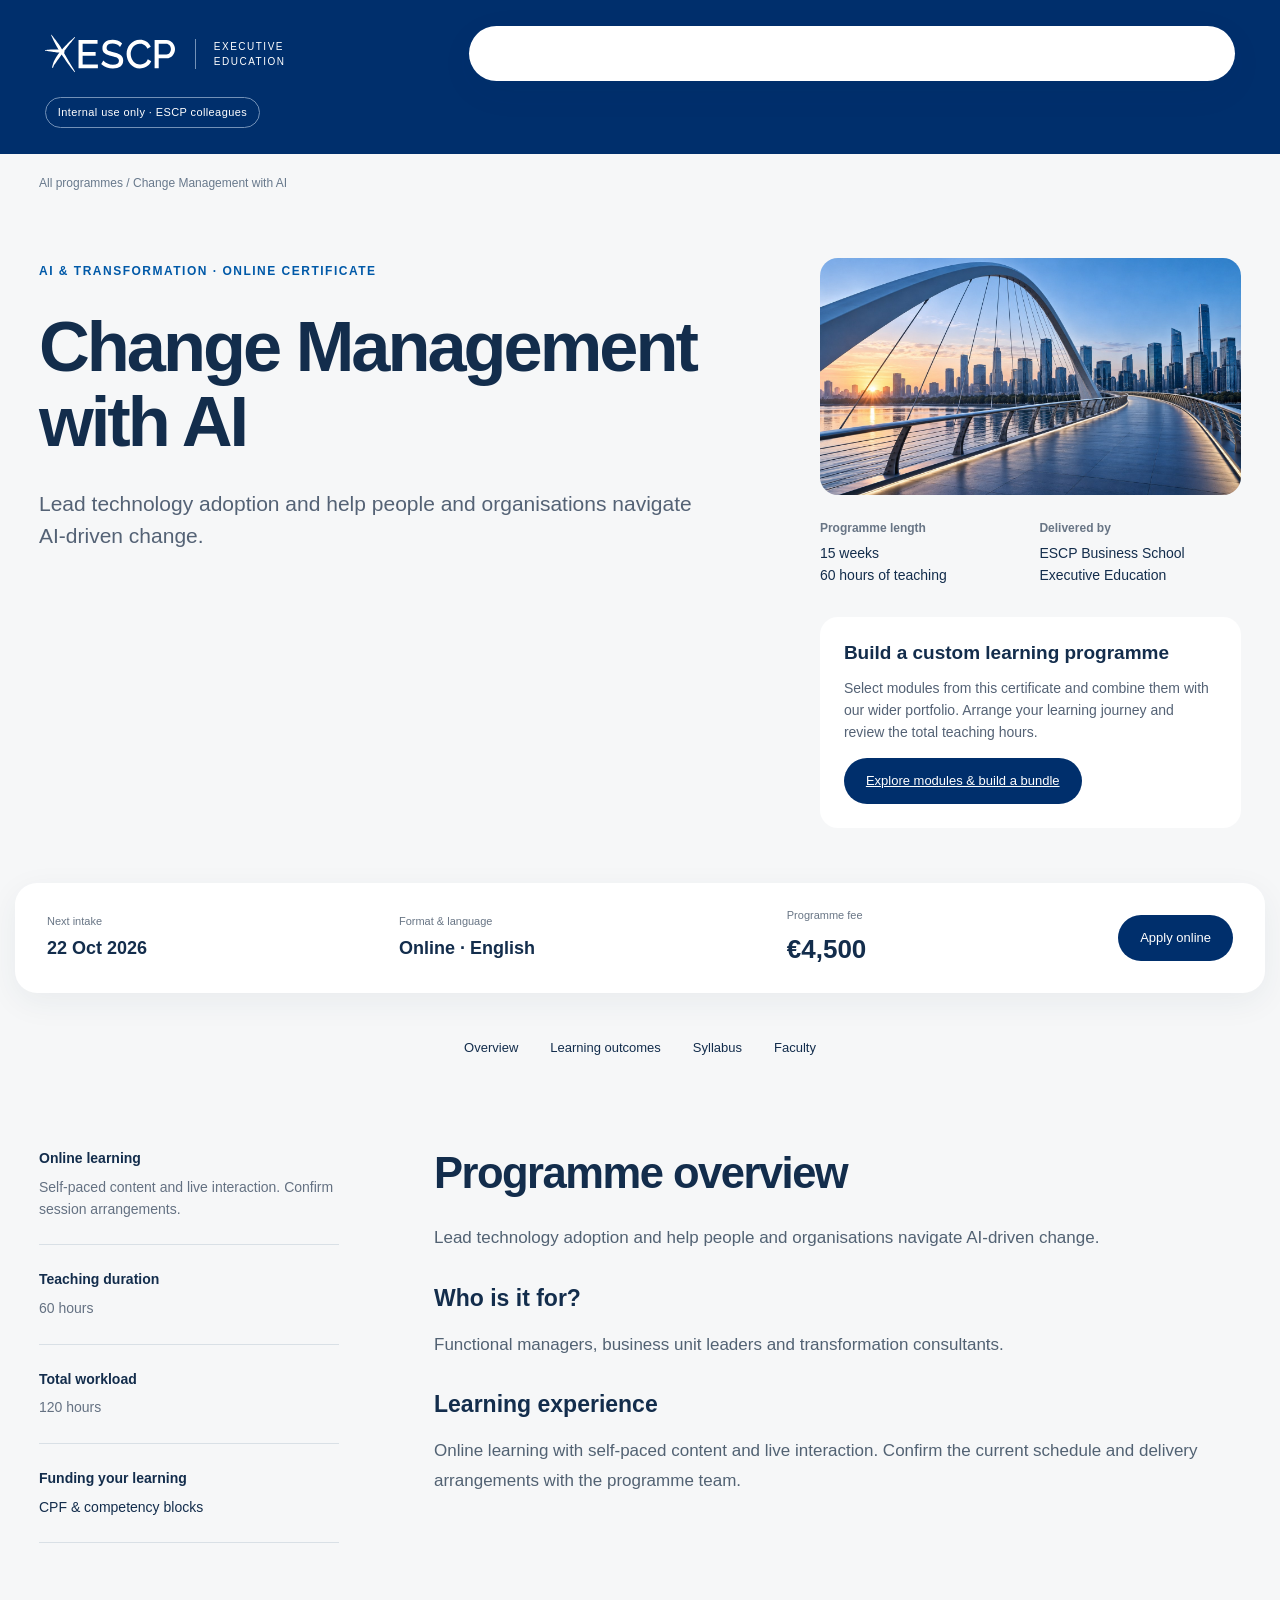
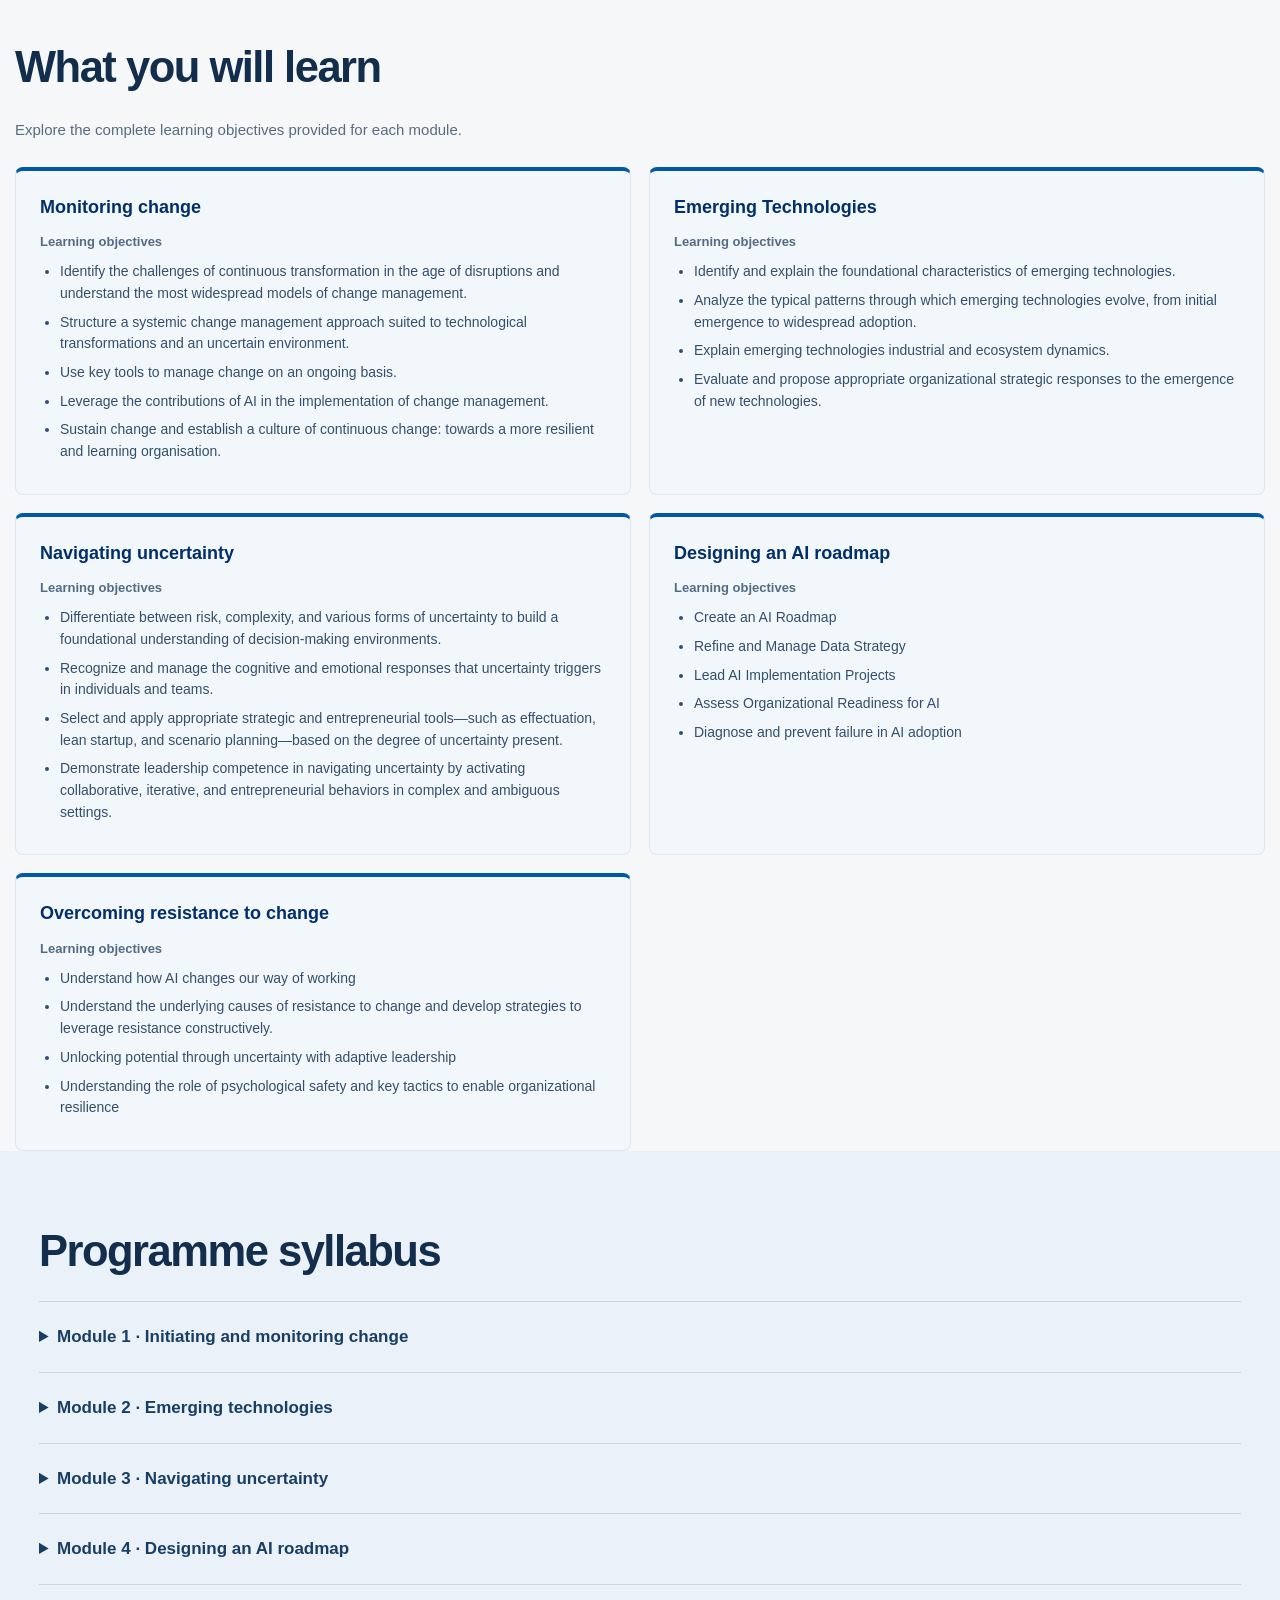
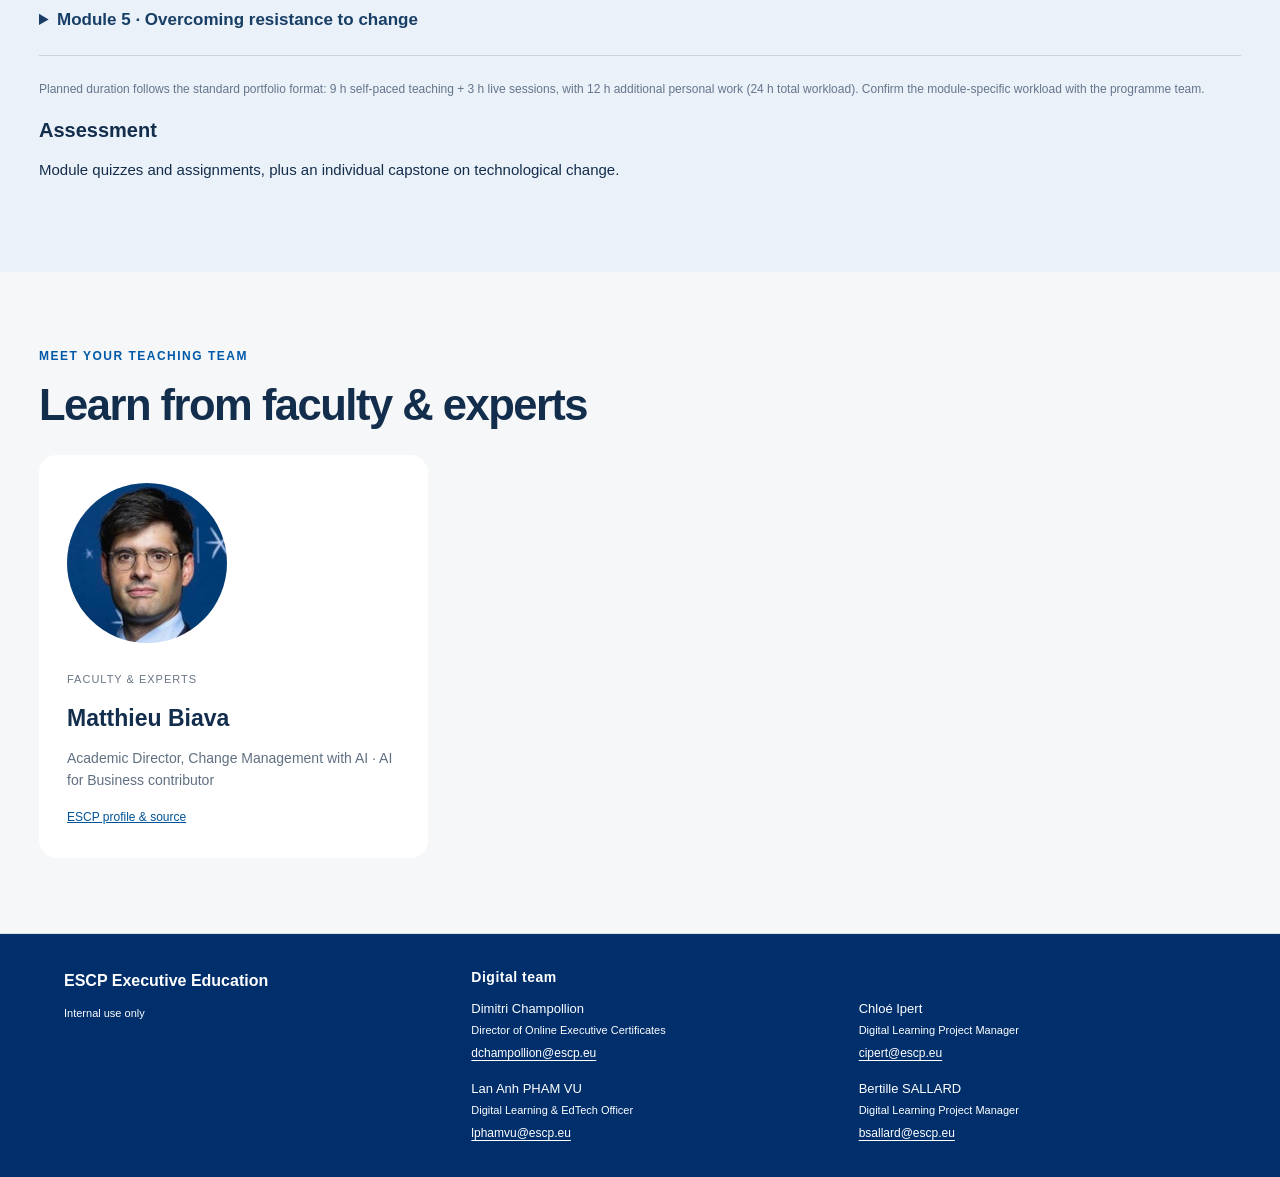
<file: change-management-with-ai.html>
<!doctype html><html lang="en"><head><meta charset="utf-8"><meta name="viewport" content="width=device-width,initial-scale=1"><title>Change Management with AI | ESCP Online</title><style>
:root{--ink:#142a3d;--muted:#677481;--line:#dce3e7;--paper:#f5f6f3;--teal:#006f73;--lime:#d8eea1}*{box-sizing:border-box}body{margin:0;background:var(--paper);color:var(--ink);font:15px/1.55 Arial,sans-serif}button,input{font:inherit}header{padding:23px 5%;display:flex;align-items:center;justify-content:space-between;border-bottom:1px solid var(--line);background:#fff} .brand{font-weight:800;font-size:21px;letter-spacing:-1px}.brand span{font-size:11px;display:block;letter-spacing:2px;font-weight:500}nav{display:flex;gap:25px}a{color:inherit;text-decoration:none}nav a:hover{text-decoration:underline}.private{font-size:11px;border:1px solid var(--line);border-radius:30px;padding:7px 13px}main{max-width:1380px;margin:auto;padding:50px 5%}.eyebrow{text-transform:uppercase;letter-spacing:2px;font-size:11px;font-weight:bold;color:var(--teal)}.hero{display:grid;grid-template-columns:1.6fr 1fr;gap:70px;align-items:end}h1{font-size:clamp(40px,5vw,68px);line-height:1.06;letter-spacing:-3px;font-weight:500;margin:20px 0}h1 em{font-family:Georgia,serif;color:var(--teal)}.intro{color:var(--muted);max-width:540px;font-size:17px}.focus{border-left:3px solid var(--teal);padding:6px 0 6px 24px}.focus h3{font-size:23px;margin:8px 0;font-weight:500}.focus p{color:var(--muted)}.stats{display:grid;grid-template-columns:repeat(4,1fr);border-top:1px solid var(--line);border-bottom:1px solid var(--line);margin:40px 0}.stat{padding:21px;border-right:1px solid var(--line)}.stat:last-child{border:0}.stat b{font-size:29px;font-weight:500;display:block}.stat span{font-size:12px;color:var(--muted)}.sectiontop{display:flex;justify-content:space-between;align-items:center;gap:18px;margin:42px 0 20px}h2{font-size:29px;letter-spacing:-1px;font-weight:500;margin:0}.tools{display:flex;gap:8px;flex-wrap:wrap}button{cursor:pointer;border:1px solid var(--line);background:white;color:var(--ink);padding:8px 14px;border-radius:7px}button.active{background:var(--ink);color:white;border-color:var(--ink)}input{border:1px solid var(--line);padding:10px 13px;border-radius:7px;background:white;width:230px}.grid{display:grid;grid-template-columns:repeat(3,1fr);gap:17px}.card{background:white;border:1px solid var(--line);padding:25px;display:flex;flex-direction:column;min-height:300px;border-radius:10px;transition:transform .2s}.card:hover{transform:translateY(-3px)}.cardtop{display:flex;justify-content:space-between;gap:10px;align-items:center}.num{font:italic 23px Georgia;color:#89999f}.tag{font-size:10px;text-transform:uppercase;letter-spacing:.7px;padding:4px 9px;border-radius:20px;background:#e5f2ed;color:#24654a}.tag.explore{background:#f3eedc;color:#7f6526}h3{font-size:20px;line-height:1.25;margin:20px 0 10px}.card p{font-size:14px;color:var(--muted);margin:0 0 18px}.meta{margin-top:auto;padding-top:15px;border-top:1px solid #edf0f2;font-size:11px;color:var(--muted)}.detail{padding-top:14px;font-size:13px;color:var(--ink)}details summary{cursor:pointer;font-size:12px;color:var(--teal);margin-top:13px} .roadmap{background:var(--ink);color:white;border-radius:12px;padding:35px;margin-top:50px}.roadmap .eyebrow{color:var(--lime)}.roadmap h2{margin:10px 0 26px}.months{display:grid;grid-template-columns:repeat(6,1fr);gap:18px}.month{border-top:2px solid #435667;padding-top:14px}.month.current{border-color:var(--lime)}.month b{font-size:17px}.month p{font-size:12px;color:#c7d1da}.month small{font-size:10px;color:var(--lime);text-transform:uppercase}.objectives{display:grid;grid-template-columns:repeat(3,1fr);gap:25px;margin-top:22px}.objective{border-top:1px solid var(--line);padding-top:18px}.objective b{font-size:17px}.objective p{color:var(--muted);font-size:14px}.note{color:var(--muted);font-size:12px;margin-top:25px}footer{padding:22px 5%;border-top:1px solid var(--line);display:flex;justify-content:space-between;font-size:11px;color:var(--muted)}.empty{padding:30px;color:var(--muted)}@media(max-width:900px){.grid{grid-template-columns:repeat(2,1fr)}.hero{gap:30px}.months{grid-template-columns:repeat(3,1fr)}.sectiontop{align-items:start;flex-direction:column}}@media(max-width:600px){main{padding-top:30px}.hero,.grid,.objectives{grid-template-columns:1fr}.hero{gap:20px}h1{letter-spacing:-2px}.stats{grid-template-columns:repeat(2,1fr)}.stat{border-bottom:1px solid var(--line)}.months{grid-template-columns:repeat(2,1fr)}nav{gap:12px;font-size:12px}.private{display:none}.roadmap{padding:23px}footer{gap:20px}}

:root{--ink:#122d50;--teal:#7252a2;--lime:#f8bb66;--paper:#f7f6f3}.hero{grid-template-columns:1.5fr 1fr}.focus{background:#eee8f4;border:0;border-radius:12px;padding:28px}.cta{display:inline-block;background:var(--ink);color:white;padding:10px 15px;border-radius:6px;font-size:13px}.cta.secondary{background:#f0edf5;color:var(--ink)}.actions{display:flex;gap:8px;margin-top:18px;flex-wrap:wrap}.card{min-height:420px}.facts{display:grid;grid-template-columns:1fr 1fr;gap:9px;margin:6px 0 18px;font-size:12px}.facts strong{display:block;font-size:15px;color:var(--ink)}.comparelabel{font-size:12px;color:var(--muted);margin-top:15px;display:flex;align-items:center;gap:7px}.comparelabel input{width:auto}.calendar{display:grid;gap:0}.event{display:grid;grid-template-columns:140px 1fr auto;gap:15px;padding:18px 0;border-top:1px solid #456080;align-items:center}.event a{font-size:12px;color:var(--lime)}.event time{font-size:14px;color:var(--lime)}.tablewrap{overflow:auto}table{width:100%;border-collapse:collapse;background:white;font-size:13px}td,th{text-align:left;vertical-align:top;padding:16px;border:1px solid var(--line);min-width:130px}th{background:#eee8f4}dialog{border:0;border-radius:14px;max-width:650px;width:90%;padding:32px;color:var(--ink)}dialog::backdrop{background:#122d5088}.close{float:right}.detailtitle{font-size:29px} .steps{counter-reset:step}.objective b{display:block} .notice{background:#fff3db;padding:13px 18px;font-size:12px;border-radius:7px;margin-top:22px} @media(max-width:600px){.hero{grid-template-columns:1fr}.event{grid-template-columns:95px 1fr}.event a{grid-column:2}.card{min-height:0}} 

:root{--ink:#002f6c;--teal:#0059a8;--lime:#c8e4ff;--paper:#f6f8fb}header{border-top:5px solid #002f6c}.brand{display:flex;align-items:center;gap:20px}.brand span{max-width:110px;font-size:10px;line-height:1.5;letter-spacing:1.5px;border-left:1px solid #cbd6e4;padding-left:18px}.escp-logo{width:130px;height:55px;display:block}h1 em{color:#0059a8}.focus{background:#e7f0fa}.cta.secondary,th{background:#e7f0fa}.tag{background:#e7f0fa;color:#003e77}.video-button{background:#e7f0fa;border:0;text-align:left;color:#003e77;font-weight:bold;margin-bottom:18px;padding:13px}.video-frame{aspect-ratio:16/9;margin-top:22px}.video-frame iframe{width:100%;height:100%;border:0}button:focus-visible,a:focus-visible{outline:3px solid #4386d5;outline-offset:3px}@media(max-width:600px){header{flex-wrap:wrap;gap:16px}.brand{gap:10px}.escp-logo{width:100px}.brand span{padding-left:10px}}
 .funding{margin-top:55px;padding:35px;background:#eef3fa;border-radius:12px}.funding>p{max-width:720px}.fund-layout{display:grid;grid-template-columns:1.1fr 1fr;gap:35px;margin:28px 0}.funding label{display:block;font-size:13px;font-weight:bold;margin-bottom:18px}.funding select,.funding input{width:100%;display:block;padding:11px;margin-top:7px;border:1px solid #bac9db;border-radius:5px;background:white;color:#142a3d;font:inherit}.fundnumbers label{display:flex;flex-direction:column;justify-content:space-between}.fundnumbers{display:grid;grid-template-columns:repeat(3,1fr);gap:12px}.fundresult{background:white;padding:27px;border-radius:9px}.fundresult h3{margin-top:10px}.fundrow{display:flex;justify-content:space-between;padding:10px 0;border-bottom:1px solid #dce3e7;gap:15px}.fundrow.total{font-size:20px;color:#002f6c}.fundcheck{display:flex!important;gap:10px;align-items:flex-start;font-weight:normal!important}.fundcheck input{width:18px;margin-top:4px;flex-shrink:0}.funding details{padding:14px 0;border-bottom:1px solid #cbd6e4}.funding details summary{font-size:15px;font-weight:bold}.funding details p{max-width:750px}.fundwarning{padding:14px;background:#fff4dc;border-radius:5px;font-size:13px}@media(max-width:800px){.fund-layout{grid-template-columns:1fr}.fundnumbers{grid-template-columns:1fr}.funding{padding:22px}nav{flex-wrap:wrap}}@media print{header,.hero,.stats,#portfolio,#timeline,#register,footer,.funding form,.funding details,.funding>p{display:none}.fund-layout{display:block}.funding{padding:0;background:white}.fundresult{padding:0}}

body{background:white;color:#052c60;font-family:Arial,sans-serif}main{max-width:1400px;padding:0 5% 55px}header{border-top:0;padding:20px 5%;min-height:90px}h1,h2,h3{font-family:Arial,sans-serif}.hero{margin:0 -5.56%;display:grid;grid-template-columns:1fr 1fr;gap:0;min-height:520px;background:#f3f7fc;align-items:stretch}.herocopy{padding:70px 9%;display:flex;flex-direction:column;justify-content:center}.hero h1{font-size:clamp(44px,4.8vw,70px);letter-spacing:-2.5px;font-weight:600;line-height:1.06}.hero h1 em{font-family:inherit;font-style:normal;color:inherit}.hero-image{width:100%;height:100%;max-height:600px;object-fit:cover}.intro{font-size:17px;line-height:1.6}.spotlight{display:grid;grid-template-columns:1fr 1.15fr;gap:45px;background:#eef5fc;padding:36px;border-radius:10px;margin:35px 0 75px;align-items:center}.spotlight h2{font-size:38px;font-weight:500;margin:15px 0}.spotlight p{max-width:430px;color:#65758c}.spotlight img{width:100%;aspect-ratio:1.68;object-fit:cover;border-radius:6px}.spotlight .video-cover{background:transparent;padding:0;border:0}.spotlight .video-cover:hover{opacity:.9}.sectiontop h2{font-size:38px;line-height:1.15;max-width:700px;margin-top:12px}.grid{gap:25px}.card{padding:0;border-radius:6px;overflow:hidden;min-height:0}.card:hover{transform:translateY(-2px)}.cardimage{width:100%;height:210px;object-fit:cover}.cardbody{padding:24px;display:flex;flex-direction:column;flex:1}.card h3{font-size:23px;font-weight:500}.card .meta{border:0;padding-top:8px}.card .facts{gap:15px}.card .actions{margin-top:17px}.cta{border-radius:4px;font-size:13px;padding:12px 17px}.card .video-button{font-weight:normal;font-size:12px;margin:0 0 14px;padding:8px}.banner{margin:65px -5.56% 0;background:#063769;color:white;display:grid;grid-template-columns:1fr 1fr}.banner>div{padding:55px 10%}.banner h2{font-size:44px;line-height:1.1}.banner img{width:100%;height:100%;object-fit:cover;max-height:370px}.banner p{color:#d4e5f7}.banner .cta{background:white;color:#00356c}.crumbs{font-size:12px;color:#68798c;padding:26px 0}.coursehead{padding:25px 0 40px}.coursehead h1{max-width:1050px;font-size:clamp(38px,4.3vw,62px);letter-spacing:-2px;margin:16px 0}.course-layout{display:grid;grid-template-columns:minmax(0,2fr) minmax(260px,1fr);gap:45px;align-items:start}.coursevisual{width:100%;height:350px;object-fit:cover;border-radius:6px}.enrol{position:sticky;top:20px;padding:28px;border:1px solid #dce3e7;border-top:4px solid #00356c;border-radius:4px;background:#fff}.enrol h3{margin-top:4px}.enrol .cta{display:block;text-align:center;margin:12px 0}.enrol dl{margin:0}.enrol dt{font-size:12px;color:#64748b;margin-top:16px}.enrol dd{margin:3px 0 0;font-size:17px}.course-nav{display:flex;gap:22px;flex-wrap:wrap;padding:22px 0;border-bottom:1px solid #dce3e7;font-size:13px}.course-section{padding:32px 0;border-bottom:1px solid #dce3e7}.course-section h2{font-size:29px;margin:0 0 20px}.course-section p,.course-section li{color:#596b80;line-height:1.7}.course-section details{padding:16px 0;border-bottom:1px solid #e5eaf0}.course-section summary{font-size:16px;font-weight:bold;margin:0;line-height:1.5}.facultynames{display:flex;gap:10px;flex-wrap:wrap}.facultyname{padding:10px 14px;background:#eef5fc;font-size:14px}.fee{font-size:30px;font-weight:600;margin:18px 0}.funding{margin-top:60px}a:hover{text-decoration:underline}.cta:hover{text-decoration:none;opacity:.9}footer{background:#052c60;color:#d3e2f1;padding:35px 5%}footer a{color:white}.empty{padding:25px}.notice{font-size:13px;background:#fff4de;padding:18px;border-radius:5px;color:#655327}.stat{display:none}.stats{display:none}.tools button{border-radius:25px}.cardtop{align-items:start}.tag{white-space:nowrap}.video-frame{margin-bottom:15px}.programintro{color:#65758c;font-size:17px;max-width:900px}.fundnumbers label{display:flex;flex-direction:column;justify-content:space-between}
@media(max-width:850px){.hero{min-height:0}.herocopy{padding:45px 8%}.hero h1{font-size:44px}.course-layout{grid-template-columns:1fr}.enrol{position:static;grid-row:1}.coursevisual{height:270px}.spotlight{gap:24px;padding:25px}.cardimage{height:180px}}@media(max-width:600px){header{gap:15px}.hero,.spotlight,.banner{grid-template-columns:1fr}.hero-image{height:300px}.spotlight{margin:25px 0 45px}.spotlight h2,.sectiontop h2{font-size:30px}.hero h1{font-size:46px}.hero-image{order:2}.herocopy{padding:40px 7%}.banner img{height:230px}.banner h2{font-size:34px}.cardimage{height:210px}.coursehead h1{font-size:38px}.course-layout{gap:25px}.course-nav{gap:15px}.tag{font-size:9px}main{padding-bottom:35px}}
</style><link rel="stylesheet" href="assets/programme-details.css"><style>.module-meta{padding:14px 0 6px}.module-code{display:inline-block;margin-bottom:12px;padding:4px 9px;background:#e7f0fa;border:1px solid #cfdded;border-radius:4px;font-size:12px;color:#00356c}.module-professors{display:flex;flex-wrap:wrap;gap:12px;margin-bottom:12px}.module-professor{display:flex;align-items:center;gap:10px;max-width:100%;font-size:13px;color:#143b65}.module-professor img,.professor-initials{width:58px;height:58px;border-radius:50%;flex-shrink:0}.module-professor img{object-fit:cover;object-position:50% 25%}.professor-initials{display:grid;place-items:center;background:#edf2f8;color:#526780;font-weight:bold}.module-professor small{display:block;font-size:10px;color:#65758c;margin-top:3px}</style><style>.detail-page .syllabus-layout{display:block;grid-template-columns:minmax(0,1fr)}.detail-page .syllabus-layout>div{width:100%;max-width:none}.module-duration{display:inline-block;font-size:12px;line-height:1.5;color:#174775;background:#edf4fb;border-radius:4px;padding:5px 10px;margin:0 0 12px 8px}.duration-note{font-size:12px;color:#65758c;margin-top:24px}@media(max-width:600px){.module-duration{display:block;margin-left:0}}</style><style id="internal-team-styles">
body>header{background:#002f6c!important;color:#fff!important;border-color:#315a8c!important;flex-wrap:wrap;gap:16px}
body>header a,body>header .brand,body>header .brand span,body>header .brand small,body>header nav,body>header .internal-use{color:#fff!important}
body>header .brand span{border-color:#7391b7!important}
body>header .escp-logo .cls-1{fill:#fff!important}
.internal-use{display:inline-block;padding:6px 12px;border:1px solid #7391b7;border-radius:20px;font-size:11px;letter-spacing:.4px;white-space:nowrap}
a.cta:not(.secondary),button.cta:not(.secondary),.enquiry-card a.cta:not(.secondary){color:#fff!important}
body>footer.digital-team-footer{display:grid;grid-template-columns:1fr 2fr;gap:35px;padding:35px 5%;background:#002f6c!important;color:#fff!important;font-size:13px}
.digital-team-footer a,.digital-team-footer span,.digital-team-footer strong,.digital-team-footer h2{color:#fff!important}
.footer-heading strong{display:block;font-size:16px;margin-bottom:9px}.footer-heading span{font-size:11px}
.footer-team h2{font-size:14px;margin:0 0 14px;font-weight:bold;letter-spacing:.5px}
.footer-team ul{display:grid;grid-template-columns:repeat(2,minmax(0,1fr));gap:17px 30px;padding:0;margin:0;list-style:none}
.footer-team li span,.footer-team li a{display:block}.footer-team li a{font-size:12px;margin-top:3px;overflow-wrap:anywhere;text-decoration:underline;text-underline-offset:3px}
@media(max-width:700px){body>footer.digital-team-footer{grid-template-columns:1fr;gap:24px}.footer-team ul{grid-template-columns:1fr}body>header nav{flex-wrap:wrap}}
@media print{body>header,body>footer.digital-team-footer{display:none!important}}
</style><style>.digital-team-footer .team-role{display:block;color:#fff;font-size:11px;line-height:1.5;margin:3px 0 5px}</style><style id="learning-blocks-styles">#outcomes .learning-blocks{display:grid;grid-template-columns:repeat(2,minmax(0,1fr));gap:18px;margin-top:24px}#outcomes .learning-block{background:#f2f7fc;border:1px solid #dbe7f3;border-top:4px solid #0059a8;border-radius:8px;padding:24px;min-width:0}#outcomes .learning-block h3{color:#002f6c;font-size:18px;line-height:1.35;margin:0 0 12px}#outcomes .learning-block p{font-size:13px;margin:0 0 8px;color:#536b85}#outcomes .learning-block ul{padding-left:20px;margin:0}#outcomes .learning-block li{font-size:14px;line-height:1.55;margin:7px 0;color:#344f6c}@media(max-width:750px){#outcomes .learning-blocks{grid-template-columns:1fr}}</style></head><body class="detail-page"><header><a class="brand" href="index.html"><svg class="escp-logo" role="img" aria-label="ESCP" id="Calque_1" data-name="Calque 1" xmlns="http://www.w3.org/2000/svg" viewBox="0 0 990.33 285.51">
  <defs>
    <style>
      .cls-1 {
        fill: #280092;
      }
    
:root{--ink:#002f6c;--teal:#0059a8;--lime:#c8e4ff;--paper:#f6f8fb}header{border-top:5px solid #002f6c}.brand{display:flex;align-items:center;gap:20px}.brand span{max-width:110px;font-size:10px;line-height:1.5;letter-spacing:1.5px;border-left:1px solid #cbd6e4;padding-left:18px}.escp-logo{width:130px;height:55px;display:block}h1 em{color:#0059a8}.focus{background:#e7f0fa}.cta.secondary,th{background:#e7f0fa}.tag{background:#e7f0fa;color:#003e77}.video-button{background:#e7f0fa;border:0;text-align:left;color:#003e77;font-weight:bold;margin-bottom:18px;padding:13px}.video-frame{aspect-ratio:16/9;margin-top:22px}.video-frame iframe{width:100%;height:100%;border:0}button:focus-visible,a:focus-visible{outline:3px solid #4386d5;outline-offset:3px}@media(max-width:600px){header{flex-wrap:wrap;gap:16px}.brand{gap:10px}.escp-logo{width:100px}.brand span{padding-left:10px}}
 .funding{margin-top:55px;padding:35px;background:#eef3fa;border-radius:12px}.funding>p{max-width:720px}.fund-layout{display:grid;grid-template-columns:1.1fr 1fr;gap:35px;margin:28px 0}.funding label{display:block;font-size:13px;font-weight:bold;margin-bottom:18px}.funding select,.funding input{width:100%;display:block;padding:11px;margin-top:7px;border:1px solid #bac9db;border-radius:5px;background:white;color:#142a3d;font:inherit}.fundnumbers label{display:flex;flex-direction:column;justify-content:space-between}.fundnumbers{display:grid;grid-template-columns:repeat(3,1fr);gap:12px}.fundresult{background:white;padding:27px;border-radius:9px}.fundresult h3{margin-top:10px}.fundrow{display:flex;justify-content:space-between;padding:10px 0;border-bottom:1px solid #dce3e7;gap:15px}.fundrow.total{font-size:20px;color:#002f6c}.fundcheck{display:flex!important;gap:10px;align-items:flex-start;font-weight:normal!important}.fundcheck input{width:18px;margin-top:4px;flex-shrink:0}.funding details{padding:14px 0;border-bottom:1px solid #cbd6e4}.funding details summary{font-size:15px;font-weight:bold}.funding details p{max-width:750px}.fundwarning{padding:14px;background:#fff4dc;border-radius:5px;font-size:13px}@media(max-width:800px){.fund-layout{grid-template-columns:1fr}.fundnumbers{grid-template-columns:1fr}.funding{padding:22px}nav{flex-wrap:wrap}}@media print{header,.hero,.stats,#portfolio,#timeline,#register,footer,.funding form,.funding details,.funding>p{display:none}.fund-layout{display:block}.funding{padding:0;background:white}.fundresult{padding:0}}
</style>
  </defs>
  <polygon class="cls-1" points="286.74 159.13 385.76 159.13 385.76 130.77 286.74 130.77 286.74 68.45 400.31 68.45 400.31 39.23 255.49 39.23 255.49 254.99 402.88 254.99 402.88 225.77 286.74 225.77 286.74 159.13"/>
  <path class="cls-1" d="M521.15,132.92c-40.12-8.86-51.79-14.34-51.79-33.59,0-21.44,15.38-32.31,45.72-32.31,21.32,0,39.96,7.28,51.14,19.96l5.07,5.76,16.11-26.77-3.54-3.14c-18.67-16.61-41.72-25.02-68.5-25.02-48.01,0-77.84,24.68-77.84,64.41,0,35.96,24.31,48.4,69.16,58.8,39.97,9.15,56.68,16.29,56.68,36.77s-15.38,29.72-45.72,29.72-55.85-13.65-67.81-26.42l-5.05-5.39-16.34,26.86,3.63,3.16c23.71,20.59,52.31,31.03,85,31.03,50.01,0,78.69-22.22,78.69-60.96,0-42.84-35.3-54.17-74.63-62.84h.02Z"/>
  <path class="cls-1" d="M780.55,192.4c-12.46,25.69-38.73,34.81-57.43,34.81-38.08,0-70.27-36.81-70.27-80.38,0-38.41,24.32-79.23,69.42-79.23,11.76,0,40.66,3.23,55.14,33.08l2.73,5.64,25.27-15.76-2.15-4.6c-14.04-29.98-43.9-47.87-79.86-47.87-63.72,0-101.79,54.7-101.79,107.59s40.33,111.04,100.37,111.04c31.53,0,70.98-17.49,85.36-50.92l2.09-4.88-26.34-13.75-2.54,5.22Z"/>
  <path class="cls-1" d="M866.21,68.36h57.43c19.55,0,35.45,18.24,35.45,40.66,0,19.99-11.82,41.24-33.74,41.24h-59.14v-81.89h0ZM924.49,39.14h-89.53v215.75h31.25v-75.42h60c39.61,0,64.13-36.57,64.13-70.46s-27.04-69.88-65.85-69.88Z"/>
  <path class="cls-1" d="M219.39,264.53c-25.55-40.41-51.27-85.07-75.49-127.48,1.39-.14,2.67-.8,3.68-1.93,1.44-1.61,1.82-3.72,1.64-5.89-.16-2.03-1.29-3.64-3.53-4.89,2.63-2.91,6.23-6.93,6.23-6.93,5.91-6.07,10.85-13.26,15.63-20.21,1.73-2.52,15.74-20.59,15.74-20.59l.11-.11c2.72-3.26,5.87-7.11,9.28-11.25,11.67-14.22,26.86-33.53,34.44-42.85,1.79-2.24,1.97-3.79,1.06-4.75-.73-.71-2.76-.69-4.48,1.17-9.63,9.75-21.68,19.23-32.15,29.09-5.27,4.96-22.19,22.68-25.47,25.65-5.98,5.43-10.39,11.31-15.62,16.75-6.99,7.29-14.53,14.11-20.56,21.03-3.28-5.39-10.43-17.68-13.57-22.22-2.81-4.06-9.13-13.94-11.01-16.32-4.82-6.09-17.49-23.14-18.75-24.82,0,0-4.7-6.73-6.92-9.34,0,0-23.98-30.27-29.04-36.45-1.26-1.63-2.34-2.73-3.69-1.92-1.24.94-1.04,2.22-.14,4.12.57,1.11,18.43,39.18,18.43,39.18,2.7,5.65,17.03,32.33,19.82,37.5,4.13,7.66,8.41,15.59,13.24,23.07,2.12,3.25,4.41,6.44,6.68,9.59-1.48.02-20.09-.43-23.58-.51-3.09-.07-8.47-.22-11.43-.3-6.49-.17-14.48.3-26.02.3l-18.95.56c-1.83,0-15.92,1.51-18.65,1.96-.9.15-2.09.48-2.76.58-1.66.27-3.22.89-3.53,2.38-.38,2.06,3.53,1.98,4.47,2.35,8.89,1.89,21.7,3.64,23.65,3.92q13.8,1.96,37.45,5.88c2.68.44,28.39,4.1,31.46,4.46,3.08.36,10.12-.05,13.08.34-14.07,17.35-27.47,38.29-38.11,58.02-8.57,15.89-12.63,33.27-16.54,49.03-.78,3.1-2.49,9.14,1.48,9.63,3.88.48,6.26-6.52,6.26-6.52,4.79-13.72,15.1-25.71,23.08-37.53.88-1.3,14.57-20.66,24.7-34.17,1.29-1.87,14.86-23.1,16.11-24.42,3.67,4.45,7.76,13.43,11.51,18.77,7.27,10.35,14.7,19.41,21.47,31.65,15.56,23.98,53.61,69.57,60.74,79.56.98,1.37,2.26,3.06,4.21,4.47,1.15.83,2.48,1.72,3.4,1.22,1.75-.96.61-2.53-.04-4.2-.38-.98-.84-1.93-1.36-2.85l-4.91-8.82c-.82-1.71-1.74-3.36-2.75-4.97Z"/>
</svg><span>EXECUTIVE EDUCATION</span></a><nav><a href="design-programme.html">Design a programme</a><a href="index.html#portfolio">Programmes</a><a href="index.html#timeline">Intake calendar</a><a href="index.html#funding">CPF &amp; competency blocks</a><a href="https://decisionmaking.thinkific.com/collections" target="_blank" rel="noopener noreferrer">Capsule courses</a></nav><span class="internal-use">Internal use only · ESCP colleagues</span></header><main><div class="crumbs"><a href="index.html#portfolio">All programmes</a> / Change Management with AI</div><section class="detail-hero"><div class="detail-title"><span class="eyebrow">AI &amp; transformation · Online certificate</span><h1>Change Management with AI</h1><p class="programintro">Lead technology adoption and help people and organisations navigate AI-driven change.</p></div><div><div class="media-preview"><img class="coursevisual" src="assets/bridge.jpg" alt="AI &amp; transformation programme illustration"></div><div class="hero-facts"><div><b>Programme length</b>15 weeks<br>60 hours of teaching</div><div><b>Delivered by</b>ESCP Business School<br>Executive Education</div></div><div class="enquiry-card"><h3>Build a custom learning programme</h3><p>Select modules from this certificate and combine them with our wider portfolio. Arrange your learning journey and review the total teaching hours.</p><a class="cta" href="design-programme.html">Explore modules & build a bundle</a></div></div></section><section class="enroll-bar" aria-label="Programme enrolment"><div><small>Next intake</small><strong>22 Oct 2026</strong></div><div><small>Format & language</small><strong>Online · English</strong></div><div class="price"><small>Programme fee</small><strong>€4,500</strong></div><a class="cta" href="https://openenrollment.escp.eu/templates/687ed62d6ab72813c1634b5a/start" target="_blank" rel="noopener">Apply online</a></section><nav class="detail-nav" aria-label="Programme sections"><a href="#overview">Overview</a><a href="#outcomes">Learning outcomes</a><a href="#curriculum">Syllabus</a><a href="#faculty">Faculty</a></nav><section class="detail-section overview-layout" id="overview"><aside class="overview-meta"><div><b>Online learning</b><span>Self-paced content and live interaction. Confirm session arrangements.</span></div><div><b>Teaching duration</b><span>60 hours</span></div><div><b>Total workload</b><span>120 hours</span></div><div><b>Funding your learning</b><a href="index.html#funding">CPF &amp; competency blocks</a></div></aside><div class="overview-copy"><h2>Programme overview</h2><p>Lead technology adoption and help people and organisations navigate AI-driven change.</p><h3>Who is it for?</h3><p>Functional managers, business unit leaders and transformation consultants.</p><h3>Learning experience</h3><p>Online learning with self-paced content and live interaction. Confirm the current schedule and delivery arrangements with the programme team.</p></div></section><section class="detail-section course-section" id="outcomes"><h2>What you will learn</h2><p>Explore the complete learning objectives provided for each module.</p><div class="learning-blocks"><article class="learning-block"><h3>Monitoring change</h3><p><strong>Learning objectives</strong></p><ul><li>Identify the challenges of continuous transformation in the age of disruptions and understand the most widespread models of change management.</li><li>Structure a systemic change management approach suited to technological transformations and an uncertain environment.</li><li>Use key tools to manage change on an ongoing basis.</li><li>Leverage the contributions of AI in the implementation of change management.</li><li>Sustain change and establish a culture of continuous change: towards a more resilient and learning organisation.</li></ul></article><article class="learning-block"><h3>Emerging Technologies</h3><p><strong>Learning objectives</strong></p><ul><li>Identify and explain the foundational characteristics of emerging technologies.</li><li>Analyze the typical patterns through which emerging technologies evolve, from initial emergence to widespread adoption.</li><li>Explain emerging technologies industrial and ecosystem dynamics.</li><li>Evaluate and propose appropriate organizational strategic responses to the emergence of new technologies.</li></ul></article><article class="learning-block"><h3>Navigating uncertainty</h3><p><strong>Learning objectives</strong></p><ul><li>Differentiate between risk, complexity, and various forms of uncertainty to build a foundational understanding of decision-making environments.</li><li>Recognize and manage the cognitive and emotional responses that uncertainty triggers in individuals and teams.</li><li>Select and apply appropriate strategic and entrepreneurial tools—such as effectuation, lean startup, and scenario planning—based on the degree of uncertainty present.</li><li>Demonstrate leadership competence in navigating uncertainty by activating collaborative, iterative, and entrepreneurial behaviors in complex and ambiguous settings.</li></ul></article><article class="learning-block"><h3>Designing an AI roadmap</h3><p><strong>Learning objectives</strong></p><ul><li>Create an AI Roadmap</li><li>Refine and Manage Data Strategy</li><li>Lead AI Implementation Projects</li><li>Assess Organizational Readiness for AI</li><li>Diagnose and prevent failure in AI adoption</li></ul></article><article class="learning-block"><h3>Overcoming resistance to change</h3><p><strong>Learning objectives</strong></p><ul><li>Understand how AI changes our way of working</li><li>Understand the underlying causes of resistance to change and develop strategies to leverage resistance constructively.</li><li>Unlocking potential through uncertainty with adaptive leadership</li><li>Understanding the role of psychological safety and key tactics to enable organizational resilience</li></ul></article></div></section><div class="syllabus-band"><section class="detail-section syllabus-layout" id="curriculum"><div><h2>Programme syllabus</h2><details><summary>Module 1 · Initiating and monitoring change</summary><div class="module-meta"><span class="module-code">Course code: <strong>TECH-01</strong></span><span class="module-duration">Planned teaching: 12 h · Live sessions: 3 h</span><div class="module-professors"><div class="module-professor"><img src="assets/faculty/biava.jpg" alt="Matthieu Biava" loading="lazy" width="58" height="58"><span>Matthieu Biava</span></div></div></div><p class="bundle-module-link"><a class="cta secondary" href="design-programme.html?module=TECH-01">Design a programme with this module</a></p><div class="module-objectives" data-course-code="TECH-01"><p><strong>Learning objectives</strong></p><ul><li>Identify the challenges of continuous transformation in the age of disruptions and understand the most widespread models of change management.</li><li>Structure a systemic change management approach suited to technological transformations and an uncertain environment.</li><li>Use key tools to manage change on an ongoing basis.</li><li>Leverage the contributions of AI in the implementation of change management.</li><li>Sustain change and establish a culture of continuous change: towards a more resilient and learning organisation.</li></ul></div></details><details><summary>Module 2 · Emerging technologies</summary><div class="module-meta"><span class="module-code">Course code: <strong>TECH-02</strong></span><span class="module-duration">Planned teaching: 12 h · Live sessions: 3 h</span><div class="module-professors"><div class="module-professor"><span class="professor-initials" aria-hidden="true">CI</span><span>Chloé Ipert<small>Photo to be added</small></span></div></div></div><p class="bundle-module-link"><a class="cta secondary" href="design-programme.html?module=TECH-02">Design a programme with this module</a></p><div class="module-objectives" data-course-code="TECH-02"><p><strong>Learning objectives</strong></p><ul><li>Identify and explain the foundational characteristics of emerging technologies.</li><li>Analyze the typical patterns through which emerging technologies evolve, from initial emergence to widespread adoption.</li><li>Explain emerging technologies industrial and ecosystem dynamics.</li><li>Evaluate and propose appropriate organizational strategic responses to the emergence of new technologies.</li></ul></div></details><details><summary>Module 3 · Navigating uncertainty</summary><div class="module-meta"><span class="module-code">Course code: <strong>TECH-04</strong></span><span class="module-duration">Planned teaching: 12 h · Live sessions: 3 h</span><div class="module-professors"><div class="module-professor"><img src="https://escp.eu/sites/default/files/academ/561_798e5a7b8e9d91d465f78b0eca70963a.jpg" alt="Martin Kupp" loading="lazy" width="58" height="58"><span>Martin Kupp</span></div></div></div><p class="bundle-module-link"><a class="cta secondary" href="design-programme.html?module=TECH-04">Design a programme with this module</a></p><div class="module-objectives" data-course-code="TECH-04"><p><strong>Learning objectives</strong></p><ul><li>Differentiate between risk, complexity, and various forms of uncertainty to build a foundational understanding of decision-making environments.</li><li>Recognize and manage the cognitive and emotional responses that uncertainty triggers in individuals and teams.</li><li>Select and apply appropriate strategic and entrepreneurial tools—such as effectuation, lean startup, and scenario planning—based on the degree of uncertainty present.</li><li>Demonstrate leadership competence in navigating uncertainty by activating collaborative, iterative, and entrepreneurial behaviors in complex and ambiguous settings.</li></ul></div></details><details><summary>Module 4 · Designing an AI roadmap</summary><div class="module-meta"><span class="module-code">Course code: <strong>AIBUS-04</strong></span><span class="module-duration">Planned teaching: 12 h · Live sessions: 3 h</span><div class="module-professors"><div class="module-professor"><img src="assets/faculty/lanteri.jpg" alt="Alessandro Lanteri" loading="lazy" width="58" height="58"><span>Alessandro Lanteri</span></div></div></div><p class="bundle-module-link"><a class="cta secondary" href="design-programme.html?module=AIBUS-04">Design a programme with this module</a></p><div class="module-objectives" data-course-code="AIBUS-04"><p><strong>Learning objectives</strong></p><ul><li>Create an AI Roadmap</li><li>Refine and Manage Data Strategy</li><li>Lead AI Implementation Projects</li><li>Assess Organizational Readiness for AI</li><li>Diagnose and prevent failure in AI adoption</li></ul></div></details><details><summary>Module 5 · Overcoming resistance to change</summary><div class="module-meta"><span class="module-code">Course code: <strong>TECH-03</strong></span><span class="module-duration">Planned teaching: 12 h · Live sessions: 3 h</span><div class="module-professors"><div class="module-professor"><img src="https://escp.eu/sites/default/files/academ/217024_064d5b59bc925487f81efebf3281f1e3.jpg" alt="Kerstin Alfes" loading="lazy" width="58" height="58"><span>Kerstin Alfes</span></div><div class="module-professor"><img src="https://escp.eu/sites/default/files/inline-images/people/Thomas-Gigant.jpg" alt="Thomas Gigant" loading="lazy" width="58" height="58"><span>Thomas Gigant</span></div></div></div><p class="bundle-module-link"><a class="cta secondary" href="design-programme.html?module=TECH-03">Design a programme with this module</a></p><div class="module-objectives" data-course-code="TECH-03"><p><strong>Learning objectives</strong></p><ul><li>Understand how AI changes our way of working</li><li>Understand the underlying causes of resistance to change and develop strategies to leverage resistance constructively.</li><li>Unlocking potential through uncertainty with adaptive leadership</li><li>Understanding the role of psychological safety and key tactics to enable organizational resilience</li></ul></div></details><p class="duration-note">Planned duration follows the standard portfolio format: 9 h self-paced teaching + 3 h live sessions, with 12 h additional personal work (24 h total workload). Confirm the module-specific workload with the programme team.</p><h3>Assessment</h3><p>Module quizzes and assignments, plus an individual capstone on technological change.</p></div></section></div><section class="detail-section" id="faculty"><span class="eyebrow">Meet your teaching team</span><h2>Learn from faculty & experts</h2><div class="faculty-grid"><article class="faculty-person"><img class="faculty-portrait" src="assets/faculty/biava.jpg" alt="Matthieu Biava" loading="lazy" width="320" height="320"><div class="faculty-copy"><small>Faculty & experts</small><h3>Matthieu Biava</h3><p>Academic Director, Change Management with AI · AI for Business contributor</p><a href="https://escp.eu/fr/programmes/open-programmes/change-management-with-ai" target="_blank" rel="noopener">ESCP profile & source</a></div></article></div></section></main><footer class="digital-team-footer"><div class="footer-heading"><strong>ESCP Executive Education</strong><span>Internal use only</span></div><div class="footer-team"><h2>Digital team</h2><ul><li><span>Dimitri Champollion</span><small class="team-role">Director of Online Executive Certificates</small><a href="mailto:dchampollion@escp.eu">dchampollion@escp.eu</a></li><li><span>Chloé Ipert</span><small class="team-role">Digital Learning Project Manager</small><a href="mailto:cipert@escp.eu">cipert@escp.eu</a></li><li><span>Lan Anh PHAM VU</span><small class="team-role">Digital Learning &amp; EdTech Officer</small><a href="mailto:lphamvu@escp.eu">lphamvu@escp.eu</a></li><li><span>Bertille SALLARD</span><small class="team-role">Digital Learning Project Manager</small><a href="mailto:bsallard@escp.eu">bsallard@escp.eu</a></li></ul></div></footer><dialog id="modal"><button class="close" id="close">Close</button><div id="modalbody"></div></dialog><script>const data=[["AI for Business", "AI & transformation", "5 Nov 2026", "2026-11-05", "72 hours", "English", "Understand AI, identify business opportunities, and build a responsible implementation roadmap.", "artificial-intelligence-business-certificate", "6824a8dc40f1b31d6e028f21", "Executives, managers and professionals exploring AI-led transformation.", "AI value creation; core technologies; governance and ethics; AI project roadmaps; generative and agentic AI; monitoring change."], ["Finance for Executives", "Finance", "26 Oct 2026", "2026-10-26", "70 hours", "English / French", "Strengthen financial judgement, interpret financial information, and contribute to investment decisions.", "finance-executives", "687ed5206ab72813c16347e3", "Professionals seeking greater confidence in corporate finance.", "Financial performance, financial statements, investment decisions, financing and value creation."], ["Change Management with AI", "AI & transformation", "22 Oct 2026", "2026-10-22", "60 hours", "English", "Lead technology adoption and help people and organisations navigate AI-driven change.", "change-management-with-ai", "687ed62d6ab72813c1634b5a", "Functional managers, business unit leaders and transformation consultants.", "Initiating change; emerging technologies; uncertainty; AI roadmaps; overcoming resistance."], ["AI and Financial Innovation", "Finance", "24 Nov 2026", "2026-11-24", "60 hours", "English", "Connect financial strategy with AI applications and emerging financial technologies.", "financial-innovation-ai", "688c449c6ab728b9772b037b", "Banking, asset management, fintech and corporate finance professionals.", "Financial business models, AI decision-making, fintech, decentralised finance and practical AI projects."], ["Strategic Leadership for Sustainable Transformation", "Sustainability", "Feb 2027", "2027-02-01", "60 hours", "English", "Turn sustainability priorities into practical business strategies and organisational change.", "strategic-leadership-sustainable-transformation", "68a433ab5d69356dd75efb94", "Strategy, innovation and sustainability leaders, managers and consultants.", "Supply chain governance; sustainable business models; leadership; transformation management; risk."], ["AI & Data for Marketing Leaders", "Marketing", "5 Nov 2026", "2026-11-05", "See programme page", "English", "Use data and AI to guide marketing strategy, customer experience, and performance.", "certificate-ai-data-marketing-leaders", "691c9e423b5d002723d7b963", "Marketing, product, communication, digital and CRM professionals.", "Marketing strategy, customer intelligence, AI-enhanced journeys, omnichannel communication, performance and governance."], ["Cybersecurity for Business Leaders", "Cybersecurity", "8 Dec 2026", "2026-12-08", "60 hours", "English", "Build the strategic perspective needed to govern cyber risk and strengthen organisational resilience.", "cybersecurity-for-business-leaders", "", "Executives and senior decision-makers responsible for digital resilience.", "Geopolitics; threat analysis; regulation; risk protection and governance; cyber crisis decisions."], ["Geopolitics & Tech", "Geopolitics", "To be announced", "", "To be announced", "To be announced", "A programme in development at the intersection of geopolitics and technology.", "", "", "Audience details to be announced.", "Programme content, dates, fees and registration details will be published once confirmed."]];const programmes=[{"weeks": "18 weeks", "workload": "120 hours", "prereq": "Open to motivated professionals. Strong commitment and intellectual engagement are expected.", "objectives": ["Identify opportunities to create value with AI.", "Plan an AI implementation roadmap.", "Evaluate governance, ethics and responsible adoption."], "modules": ["Value creation with data and AI", "Core AI concepts and technologies", "Governance and ethics", "AI project roadmaps", "From generative to agentic AI", "Monitoring change"], "faculty": ["Louis-David Benyayer", "Javier Amaya Silva, Daniel Pesch and David Lehmann", "Erwan Lamy and Marie L’Hermite", "Alessandro Lanteri", "Matthieu Biava"], "assessment": "Module quizzes and assignments, plus an individual capstone applying AI to an organisational project.", "title": "AI for Business", "topic": "AI & transformation", "date": "5 Nov 2026", "sort": "2026-11-05", "hours": "72 hours", "language": "English", "description": "Understand AI, identify business opportunities, and build a responsible implementation roadmap.", "official": "https://escp.eu/programmes/open-programmes/artificial-intelligence-business-certificate", "apply": "https://openenrollment.escp.eu/templates/6824a8dc40f1b31d6e028f21/start", "audience": "Executives, managers and professionals exploring AI-led transformation.", "slug": "artificial-intelligence-business-certificate", "image": "ai"}, {"weeks": "Confirm with programme team", "workload": "Confirm with programme team", "prereq": "Open to non-financial professionals. No prior financial expertise is required.", "objectives": ["Interpret financial statements and performance indicators.", "Evaluate investments and business value.", "Use financial reasoning in strategic decisions."], "modules": ["Course overview and financial approach", "Demystifying financial logic", "Financial analysis: statements and accounting", "Financial analysis: performance indicators", "Investment project valuation", "Financial asset valuation", "Cost of capital"], "faculty": [], "assessment": "Confirm the current assessment and certificate requirements with the programme team.", "title": "Finance for Executives", "topic": "Finance", "date": "26 Oct 2026", "sort": "2026-10-26", "hours": "70 hours", "language": "English / French", "description": "Strengthen financial judgement, interpret financial information, and contribute to investment decisions.", "official": "https://escp.eu/programmes/open-programmes/finance-executives", "apply": "https://openenrollment.escp.eu/templates/687ed5206ab72813c16347e3/start", "audience": "Professionals seeking greater confidence in corporate finance.", "slug": "finance-executives", "image": "finance"}, {"weeks": "15 weeks", "workload": "120 hours", "prereq": "Open to motivated professionals. No technical background is required.", "objectives": ["Plan technology-driven transformation.", "Evaluate organisational and ethical implications.", "Address resistance and support adoption."], "modules": ["Initiating and monitoring change", "Emerging technologies", "Navigating uncertainty", "Designing an AI roadmap", "Overcoming resistance to change"], "faculty": [], "assessment": "Module quizzes and assignments, plus an individual capstone on technological change.", "title": "Change Management with AI", "topic": "AI & transformation", "date": "22 Oct 2026", "sort": "2026-10-22", "hours": "60 hours", "language": "English", "description": "Lead technology adoption and help people and organisations navigate AI-driven change.", "official": "https://escp.eu/programmes/open-programmes/change-management-with-ai", "apply": "https://openenrollment.escp.eu/templates/687ed62d6ab72813c1634b5a/start", "audience": "Functional managers, business unit leaders and transformation consultants.", "slug": "change-management-with-ai", "image": "bridge"}, {"weeks": "15 weeks", "workload": "120 hours", "prereq": "Confirm entry requirements and the expected technical preparation with the programme team.", "objectives": ["Evaluate financial business model innovation.", "Assess AI and fintech applications.", "Plan implementation and consider digital-asset risks."], "modules": ["Elective: fintech and financial services OR decentralised finance and digital assets", "Business model innovation in finance", "AI applications in finance", "Leading AI implementation in finance", "Generative AI and machine learning in finance"], "faculty": ["Santiago Barraza (Academic Director)"], "assessment": "Quizzes and assignments, plus a group capstone project.", "title": "AI and Financial Innovation", "topic": "Finance", "date": "24 Nov 2026", "sort": "2026-11-24", "hours": "60 hours", "language": "English", "description": "Connect financial strategy with AI applications and emerging financial technologies.", "official": "https://escp.eu/programmes/open-programmes/financial-innovation-ai", "apply": "https://openenrollment.escp.eu/templates/688c449c6ab728b9772b037b/start", "audience": "Banking, asset management, fintech and corporate finance professionals.", "slug": "financial-innovation-ai", "image": "finance"}, {"weeks": "17 weeks", "workload": "120 hours", "prereq": "Open to motivated professionals. Strong commitment and intellectual engagement are expected.", "objectives": ["Identify sustainable business opportunities.", "Lead organisational transformation.", "Assess sustainability-related risks."], "modules": ["Sustainability and supply chain governance", "Designing sustainable business models", "Leadership for sustainability transformation", "Sustainable transformation management", "Risk management"], "faculty": ["Christian Durach", "Florian Lüdeke-Freund", "Carolin Waldner", "Max Weiß", "Ulrich Hagel and Michael Wiedmann"], "assessment": "Module quizzes and/or assignments, plus an individual capstone.", "title": "Strategic Leadership for Sustainable Transformation", "topic": "Sustainability", "date": "Feb 2027", "sort": "2027-02-01", "hours": "60 hours", "language": "English", "description": "Turn sustainability priorities into practical business strategies and organisational change.", "official": "https://escp.eu/programmes/open-programmes/strategic-leadership-sustainable-transformation", "apply": "https://openenrollment.escp.eu/templates/68a433ab5d69356dd75efb94/start", "audience": "Strategy, innovation and sustainability leaders, managers and consultants.", "slug": "strategic-leadership-sustainable-transformation", "image": "sustainability"}, {"weeks": "Confirm with programme team", "workload": "Confirm with programme team", "prereq": "Confirm current admission requirements with the programme team.", "objectives": ["Build data-informed marketing strategies.", "Use AI for customer insight and experience.", "Develop responsible marketing technology governance."], "modules": ["Marketing strategy and value creation in the AI era", "Decision intelligence and customer insights", "AI-enabled customer experience design", "AI-enabled creative practices and omnichannel communication", "Marketing technology, governance and operating models"], "faculty": ["Isabella Maggioni", "Hsin-Hsuan Meg Lee", "Vitor Lima", "Lorena Blasco-Arcas", "Guillaume Thfoin"], "assessment": "Module quizzes and/or assignments, plus an individual capstone.", "title": "AI & Data for Marketing Leaders", "topic": "Marketing", "date": "5 Nov 2026", "sort": "2026-11-05", "hours": "See programme page", "language": "English", "description": "Use data and AI to guide marketing strategy, customer experience, and performance.", "official": "https://escp.eu/programmes/open-programmes/certificate-ai-data-marketing-leaders", "apply": "https://openenrollment.escp.eu/templates/691c9e423b5d002723d7b963/start", "audience": "Marketing, product, communication, digital and CRM professionals.", "slug": "certificate-ai-data-marketing-leaders", "image": "marketing"}, {"weeks": "17 weeks", "workload": "120 hours", "prereq": "No technical background is required. Designed around executive oversight and governance.", "objectives": ["Assess strategic cyber risks.", "Strengthen governance and organisational resilience.", "Practise executive cyber-crisis decisions."], "modules": ["Geopolitics and cybersecurity", "Threat analysis and risk assessment", "Regulatory environment", "Risk protection strategy and governance", "Cyber-crisis decision exercise"], "faculty": ["Bastian Dufilhol (Academic Director)"], "assessment": "Quizzes, assignments, and an individual confidential capstone on an organisational challenge.", "title": "Cybersecurity for Business Leaders", "topic": "Cybersecurity", "date": "8 Dec 2026", "sort": "2026-12-08", "hours": "60 hours", "language": "English", "description": "Build the strategic perspective needed to govern cyber risk and strengthen organisational resilience.", "official": "https://escp.eu/programmes/open-programmes/cybersecurity-for-business-leaders", "apply": "https://escp.eu/programmes/open-programmes/cybersecurity-for-business-leaders", "audience": "Executives and senior decision-makers responsible for digital resilience.", "slug": "cybersecurity-for-business-leaders", "image": "cyber"}, {"weeks": "To be announced", "workload": "To be announced", "prereq": "To be announced.", "objectives": [], "modules": [], "faculty": [], "assessment": "Programme structure and assessment are to be announced.", "title": "Geopolitics & Tech", "topic": "Geopolitics", "date": "To be announced", "sort": "", "hours": "To be announced", "language": "To be announced", "description": "A programme in development at the intersection of geopolitics and technology.", "official": "", "apply": "", "audience": "Audience details to be announced.", "slug": "geopolitics-tech", "image": "geopolitics"}];const media={"0": {"url": "https://player.vimeo.com/video/1094338998?h=e0b5389a53", "label": "Watch programme video", "type": "video"}, "1": {"url": "https://webikeo.fr/landing/risque-et-rentabilite-les-dessous-d-un-couple-mythique/14084?campaign=replay-eventPg", "label": "Watch official masterclass replay", "type": "replay"}, "2": {"url": "https://webikeo.fr/landing/transformation-ia-et-consulting-integrer-l-ia-dans-le-metier-du-consultant/14082?campaign=replay-eventPg", "label": "Watch official masterclass replay", "type": "replay"}, "3": {"url": "https://escp-eu.zoom.us/rec/share/S6P5GscLFwroqo63vJDANc3exgMSUQARnRcdG3LL-8O4dvgtA1yN7rGz7vM_KsVX.BYK65XeLE7otZrnm", "label": "Watch official masterclass replay", "type": "replay"}, "4": {"url": "https://webikeo.fr/landing/ia-et-entreprise-potentiel-reel-risques-reels-comment-decider-avec-lucidite/14368?campaign=Replay", "label": "Watch official masterclass replay", "type": "replay"}, "5": {"url": "https://webikeo.fr/landing/vos-prochains-clients-seront-des-agents-ia-le-marketing-change-ses-regles-etes-vous-pret/14593?campaign=Replay", "label": "Watch official masterclass replay", "type": "replay"}};function actions(d){return d.apply?`<a class="cta" href="${d.apply}" target="_blank" rel="noopener">Apply online</a><a class="cta secondary" href="${d.official}" target="_blank" rel="noopener">Official programme & brochure</a>`:'<p>Registration details to be announced.</p>'}function playVideo(i){const m=media[i],d=programmes[i];if(!m)return;document.getElementById('modalbody').innerHTML=`<span class="eyebrow">${m.type==='video'?'Programme video':'Official masterclass replay'}</span><h2>${d.title}</h2>`+(m.type==='video'?`<div class="video-frame"><iframe src="${m.url}" title="${d.title} programme video" allow="fullscreen; picture-in-picture" allowfullscreen referrerpolicy="strict-origin-when-cross-origin"></iframe></div><p><a class="cta secondary" href="${d.official}" target="_blank" rel="noopener">Open video on official programme page</a></p>`:`<p>The replay linked from the official ESCP programme page opens on its provider’s website. Registration may be required.</p><a class="cta" href="${m.url}" target="_blank" rel="noopener">Open official replay</a>`);document.getElementById('modal').showModal()}document.getElementById('close').onclick=()=>document.getElementById('modal').close();document.getElementById('modal').addEventListener('close',()=>{document.getElementById('modalbody').innerHTML=''});</script></body></html>
</file>
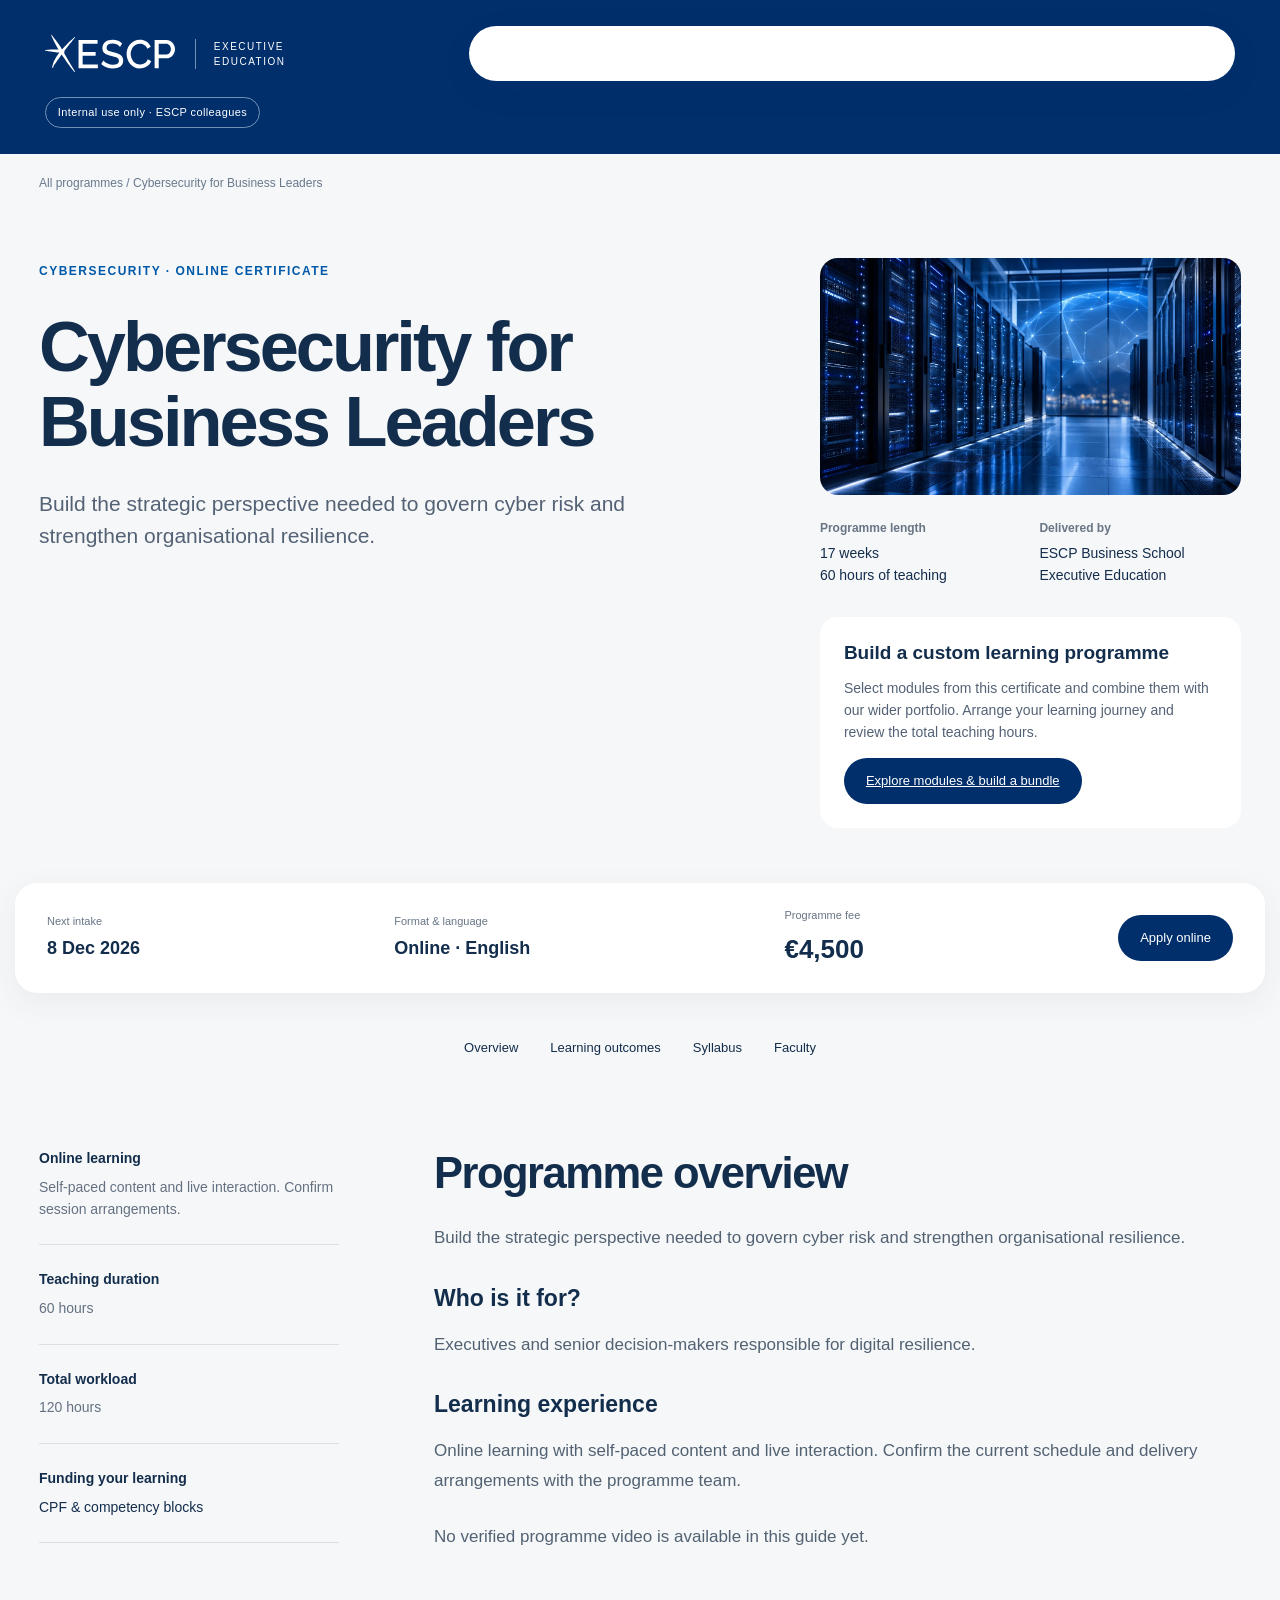
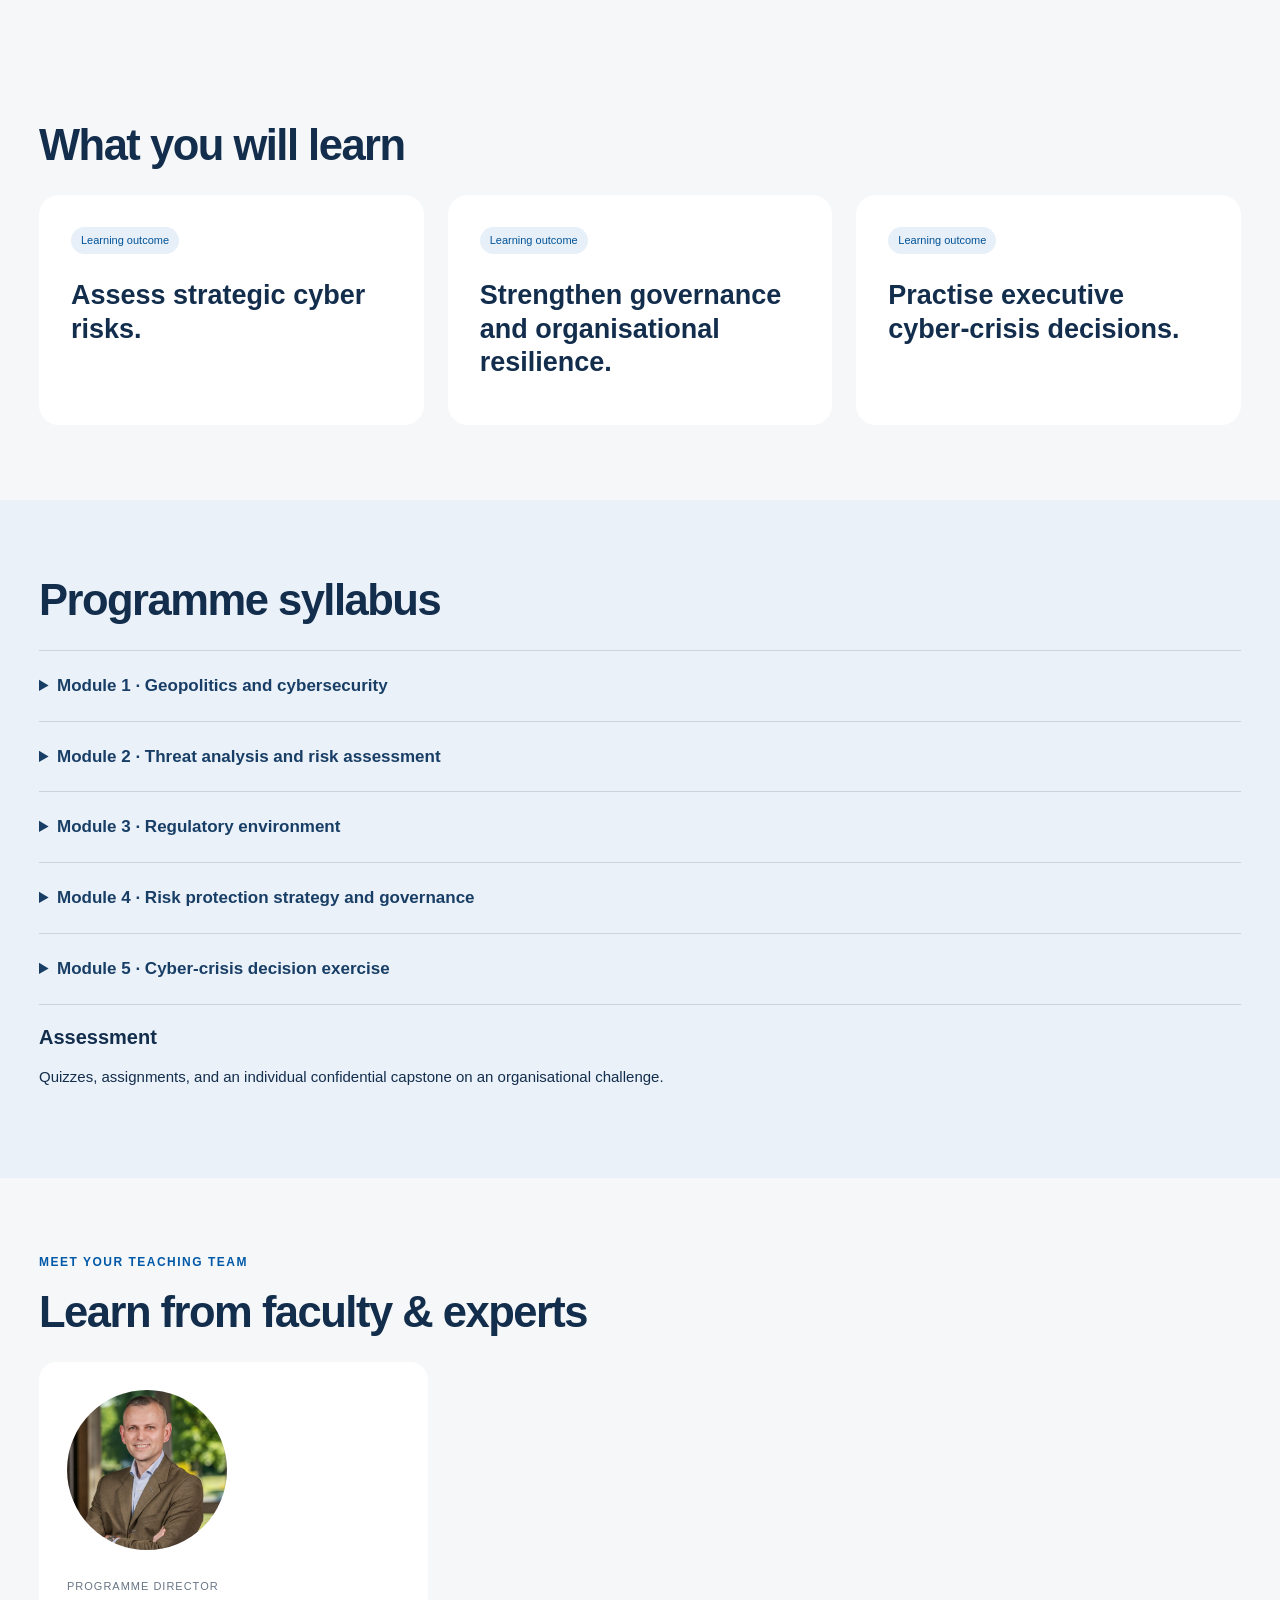
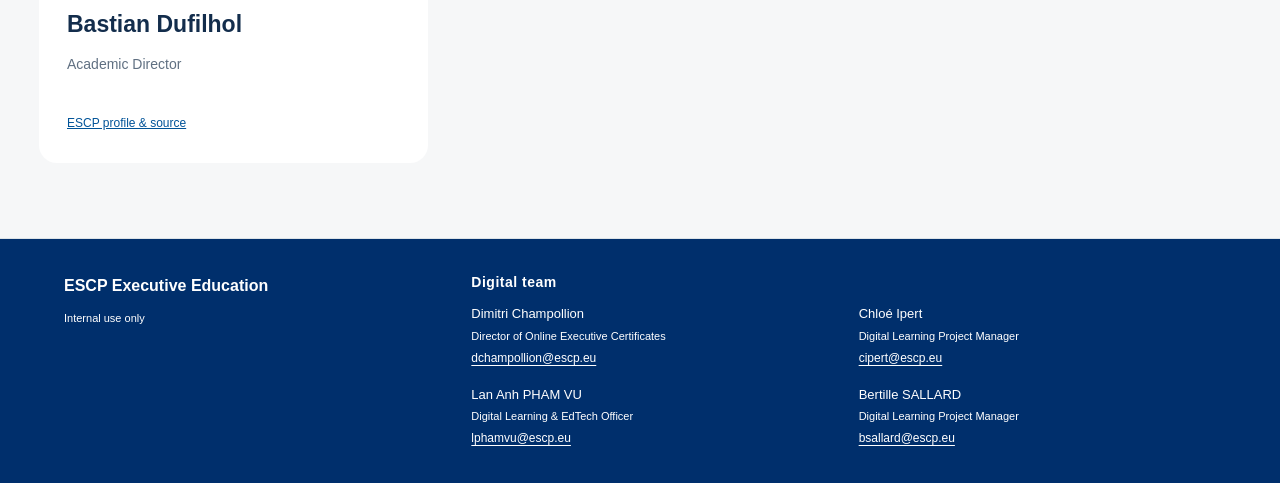
<file: cybersecurity-for-business-leaders.html>
<!doctype html><html lang="en"><head><meta charset="utf-8"><meta name="viewport" content="width=device-width,initial-scale=1"><title>Cybersecurity for Business Leaders | ESCP Online</title><style>
:root{--ink:#142a3d;--muted:#677481;--line:#dce3e7;--paper:#f5f6f3;--teal:#006f73;--lime:#d8eea1}*{box-sizing:border-box}body{margin:0;background:var(--paper);color:var(--ink);font:15px/1.55 Arial,sans-serif}button,input{font:inherit}header{padding:23px 5%;display:flex;align-items:center;justify-content:space-between;border-bottom:1px solid var(--line);background:#fff} .brand{font-weight:800;font-size:21px;letter-spacing:-1px}.brand span{font-size:11px;display:block;letter-spacing:2px;font-weight:500}nav{display:flex;gap:25px}a{color:inherit;text-decoration:none}nav a:hover{text-decoration:underline}.private{font-size:11px;border:1px solid var(--line);border-radius:30px;padding:7px 13px}main{max-width:1380px;margin:auto;padding:50px 5%}.eyebrow{text-transform:uppercase;letter-spacing:2px;font-size:11px;font-weight:bold;color:var(--teal)}.hero{display:grid;grid-template-columns:1.6fr 1fr;gap:70px;align-items:end}h1{font-size:clamp(40px,5vw,68px);line-height:1.06;letter-spacing:-3px;font-weight:500;margin:20px 0}h1 em{font-family:Georgia,serif;color:var(--teal)}.intro{color:var(--muted);max-width:540px;font-size:17px}.focus{border-left:3px solid var(--teal);padding:6px 0 6px 24px}.focus h3{font-size:23px;margin:8px 0;font-weight:500}.focus p{color:var(--muted)}.stats{display:grid;grid-template-columns:repeat(4,1fr);border-top:1px solid var(--line);border-bottom:1px solid var(--line);margin:40px 0}.stat{padding:21px;border-right:1px solid var(--line)}.stat:last-child{border:0}.stat b{font-size:29px;font-weight:500;display:block}.stat span{font-size:12px;color:var(--muted)}.sectiontop{display:flex;justify-content:space-between;align-items:center;gap:18px;margin:42px 0 20px}h2{font-size:29px;letter-spacing:-1px;font-weight:500;margin:0}.tools{display:flex;gap:8px;flex-wrap:wrap}button{cursor:pointer;border:1px solid var(--line);background:white;color:var(--ink);padding:8px 14px;border-radius:7px}button.active{background:var(--ink);color:white;border-color:var(--ink)}input{border:1px solid var(--line);padding:10px 13px;border-radius:7px;background:white;width:230px}.grid{display:grid;grid-template-columns:repeat(3,1fr);gap:17px}.card{background:white;border:1px solid var(--line);padding:25px;display:flex;flex-direction:column;min-height:300px;border-radius:10px;transition:transform .2s}.card:hover{transform:translateY(-3px)}.cardtop{display:flex;justify-content:space-between;gap:10px;align-items:center}.num{font:italic 23px Georgia;color:#89999f}.tag{font-size:10px;text-transform:uppercase;letter-spacing:.7px;padding:4px 9px;border-radius:20px;background:#e5f2ed;color:#24654a}.tag.explore{background:#f3eedc;color:#7f6526}h3{font-size:20px;line-height:1.25;margin:20px 0 10px}.card p{font-size:14px;color:var(--muted);margin:0 0 18px}.meta{margin-top:auto;padding-top:15px;border-top:1px solid #edf0f2;font-size:11px;color:var(--muted)}.detail{padding-top:14px;font-size:13px;color:var(--ink)}details summary{cursor:pointer;font-size:12px;color:var(--teal);margin-top:13px} .roadmap{background:var(--ink);color:white;border-radius:12px;padding:35px;margin-top:50px}.roadmap .eyebrow{color:var(--lime)}.roadmap h2{margin:10px 0 26px}.months{display:grid;grid-template-columns:repeat(6,1fr);gap:18px}.month{border-top:2px solid #435667;padding-top:14px}.month.current{border-color:var(--lime)}.month b{font-size:17px}.month p{font-size:12px;color:#c7d1da}.month small{font-size:10px;color:var(--lime);text-transform:uppercase}.objectives{display:grid;grid-template-columns:repeat(3,1fr);gap:25px;margin-top:22px}.objective{border-top:1px solid var(--line);padding-top:18px}.objective b{font-size:17px}.objective p{color:var(--muted);font-size:14px}.note{color:var(--muted);font-size:12px;margin-top:25px}footer{padding:22px 5%;border-top:1px solid var(--line);display:flex;justify-content:space-between;font-size:11px;color:var(--muted)}.empty{padding:30px;color:var(--muted)}@media(max-width:900px){.grid{grid-template-columns:repeat(2,1fr)}.hero{gap:30px}.months{grid-template-columns:repeat(3,1fr)}.sectiontop{align-items:start;flex-direction:column}}@media(max-width:600px){main{padding-top:30px}.hero,.grid,.objectives{grid-template-columns:1fr}.hero{gap:20px}h1{letter-spacing:-2px}.stats{grid-template-columns:repeat(2,1fr)}.stat{border-bottom:1px solid var(--line)}.months{grid-template-columns:repeat(2,1fr)}nav{gap:12px;font-size:12px}.private{display:none}.roadmap{padding:23px}footer{gap:20px}}

:root{--ink:#122d50;--teal:#7252a2;--lime:#f8bb66;--paper:#f7f6f3}.hero{grid-template-columns:1.5fr 1fr}.focus{background:#eee8f4;border:0;border-radius:12px;padding:28px}.cta{display:inline-block;background:var(--ink);color:white;padding:10px 15px;border-radius:6px;font-size:13px}.cta.secondary{background:#f0edf5;color:var(--ink)}.actions{display:flex;gap:8px;margin-top:18px;flex-wrap:wrap}.card{min-height:420px}.facts{display:grid;grid-template-columns:1fr 1fr;gap:9px;margin:6px 0 18px;font-size:12px}.facts strong{display:block;font-size:15px;color:var(--ink)}.comparelabel{font-size:12px;color:var(--muted);margin-top:15px;display:flex;align-items:center;gap:7px}.comparelabel input{width:auto}.calendar{display:grid;gap:0}.event{display:grid;grid-template-columns:140px 1fr auto;gap:15px;padding:18px 0;border-top:1px solid #456080;align-items:center}.event a{font-size:12px;color:var(--lime)}.event time{font-size:14px;color:var(--lime)}.tablewrap{overflow:auto}table{width:100%;border-collapse:collapse;background:white;font-size:13px}td,th{text-align:left;vertical-align:top;padding:16px;border:1px solid var(--line);min-width:130px}th{background:#eee8f4}dialog{border:0;border-radius:14px;max-width:650px;width:90%;padding:32px;color:var(--ink)}dialog::backdrop{background:#122d5088}.close{float:right}.detailtitle{font-size:29px} .steps{counter-reset:step}.objective b{display:block} .notice{background:#fff3db;padding:13px 18px;font-size:12px;border-radius:7px;margin-top:22px} @media(max-width:600px){.hero{grid-template-columns:1fr}.event{grid-template-columns:95px 1fr}.event a{grid-column:2}.card{min-height:0}} 

:root{--ink:#002f6c;--teal:#0059a8;--lime:#c8e4ff;--paper:#f6f8fb}header{border-top:5px solid #002f6c}.brand{display:flex;align-items:center;gap:20px}.brand span{max-width:110px;font-size:10px;line-height:1.5;letter-spacing:1.5px;border-left:1px solid #cbd6e4;padding-left:18px}.escp-logo{width:130px;height:55px;display:block}h1 em{color:#0059a8}.focus{background:#e7f0fa}.cta.secondary,th{background:#e7f0fa}.tag{background:#e7f0fa;color:#003e77}.video-button{background:#e7f0fa;border:0;text-align:left;color:#003e77;font-weight:bold;margin-bottom:18px;padding:13px}.video-frame{aspect-ratio:16/9;margin-top:22px}.video-frame iframe{width:100%;height:100%;border:0}button:focus-visible,a:focus-visible{outline:3px solid #4386d5;outline-offset:3px}@media(max-width:600px){header{flex-wrap:wrap;gap:16px}.brand{gap:10px}.escp-logo{width:100px}.brand span{padding-left:10px}}
 .funding{margin-top:55px;padding:35px;background:#eef3fa;border-radius:12px}.funding>p{max-width:720px}.fund-layout{display:grid;grid-template-columns:1.1fr 1fr;gap:35px;margin:28px 0}.funding label{display:block;font-size:13px;font-weight:bold;margin-bottom:18px}.funding select,.funding input{width:100%;display:block;padding:11px;margin-top:7px;border:1px solid #bac9db;border-radius:5px;background:white;color:#142a3d;font:inherit}.fundnumbers label{display:flex;flex-direction:column;justify-content:space-between}.fundnumbers{display:grid;grid-template-columns:repeat(3,1fr);gap:12px}.fundresult{background:white;padding:27px;border-radius:9px}.fundresult h3{margin-top:10px}.fundrow{display:flex;justify-content:space-between;padding:10px 0;border-bottom:1px solid #dce3e7;gap:15px}.fundrow.total{font-size:20px;color:#002f6c}.fundcheck{display:flex!important;gap:10px;align-items:flex-start;font-weight:normal!important}.fundcheck input{width:18px;margin-top:4px;flex-shrink:0}.funding details{padding:14px 0;border-bottom:1px solid #cbd6e4}.funding details summary{font-size:15px;font-weight:bold}.funding details p{max-width:750px}.fundwarning{padding:14px;background:#fff4dc;border-radius:5px;font-size:13px}@media(max-width:800px){.fund-layout{grid-template-columns:1fr}.fundnumbers{grid-template-columns:1fr}.funding{padding:22px}nav{flex-wrap:wrap}}@media print{header,.hero,.stats,#portfolio,#timeline,#register,footer,.funding form,.funding details,.funding>p{display:none}.fund-layout{display:block}.funding{padding:0;background:white}.fundresult{padding:0}}

body{background:white;color:#052c60;font-family:Arial,sans-serif}main{max-width:1400px;padding:0 5% 55px}header{border-top:0;padding:20px 5%;min-height:90px}h1,h2,h3{font-family:Arial,sans-serif}.hero{margin:0 -5.56%;display:grid;grid-template-columns:1fr 1fr;gap:0;min-height:520px;background:#f3f7fc;align-items:stretch}.herocopy{padding:70px 9%;display:flex;flex-direction:column;justify-content:center}.hero h1{font-size:clamp(44px,4.8vw,70px);letter-spacing:-2.5px;font-weight:600;line-height:1.06}.hero h1 em{font-family:inherit;font-style:normal;color:inherit}.hero-image{width:100%;height:100%;max-height:600px;object-fit:cover}.intro{font-size:17px;line-height:1.6}.spotlight{display:grid;grid-template-columns:1fr 1.15fr;gap:45px;background:#eef5fc;padding:36px;border-radius:10px;margin:35px 0 75px;align-items:center}.spotlight h2{font-size:38px;font-weight:500;margin:15px 0}.spotlight p{max-width:430px;color:#65758c}.spotlight img{width:100%;aspect-ratio:1.68;object-fit:cover;border-radius:6px}.spotlight .video-cover{background:transparent;padding:0;border:0}.spotlight .video-cover:hover{opacity:.9}.sectiontop h2{font-size:38px;line-height:1.15;max-width:700px;margin-top:12px}.grid{gap:25px}.card{padding:0;border-radius:6px;overflow:hidden;min-height:0}.card:hover{transform:translateY(-2px)}.cardimage{width:100%;height:210px;object-fit:cover}.cardbody{padding:24px;display:flex;flex-direction:column;flex:1}.card h3{font-size:23px;font-weight:500}.card .meta{border:0;padding-top:8px}.card .facts{gap:15px}.card .actions{margin-top:17px}.cta{border-radius:4px;font-size:13px;padding:12px 17px}.card .video-button{font-weight:normal;font-size:12px;margin:0 0 14px;padding:8px}.banner{margin:65px -5.56% 0;background:#063769;color:white;display:grid;grid-template-columns:1fr 1fr}.banner>div{padding:55px 10%}.banner h2{font-size:44px;line-height:1.1}.banner img{width:100%;height:100%;object-fit:cover;max-height:370px}.banner p{color:#d4e5f7}.banner .cta{background:white;color:#00356c}.crumbs{font-size:12px;color:#68798c;padding:26px 0}.coursehead{padding:25px 0 40px}.coursehead h1{max-width:1050px;font-size:clamp(38px,4.3vw,62px);letter-spacing:-2px;margin:16px 0}.course-layout{display:grid;grid-template-columns:minmax(0,2fr) minmax(260px,1fr);gap:45px;align-items:start}.coursevisual{width:100%;height:350px;object-fit:cover;border-radius:6px}.enrol{position:sticky;top:20px;padding:28px;border:1px solid #dce3e7;border-top:4px solid #00356c;border-radius:4px;background:#fff}.enrol h3{margin-top:4px}.enrol .cta{display:block;text-align:center;margin:12px 0}.enrol dl{margin:0}.enrol dt{font-size:12px;color:#64748b;margin-top:16px}.enrol dd{margin:3px 0 0;font-size:17px}.course-nav{display:flex;gap:22px;flex-wrap:wrap;padding:22px 0;border-bottom:1px solid #dce3e7;font-size:13px}.course-section{padding:32px 0;border-bottom:1px solid #dce3e7}.course-section h2{font-size:29px;margin:0 0 20px}.course-section p,.course-section li{color:#596b80;line-height:1.7}.course-section details{padding:16px 0;border-bottom:1px solid #e5eaf0}.course-section summary{font-size:16px;font-weight:bold;margin:0;line-height:1.5}.facultynames{display:flex;gap:10px;flex-wrap:wrap}.facultyname{padding:10px 14px;background:#eef5fc;font-size:14px}.fee{font-size:30px;font-weight:600;margin:18px 0}.funding{margin-top:60px}a:hover{text-decoration:underline}.cta:hover{text-decoration:none;opacity:.9}footer{background:#052c60;color:#d3e2f1;padding:35px 5%}footer a{color:white}.empty{padding:25px}.notice{font-size:13px;background:#fff4de;padding:18px;border-radius:5px;color:#655327}.stat{display:none}.stats{display:none}.tools button{border-radius:25px}.cardtop{align-items:start}.tag{white-space:nowrap}.video-frame{margin-bottom:15px}.programintro{color:#65758c;font-size:17px;max-width:900px}.fundnumbers label{display:flex;flex-direction:column;justify-content:space-between}
@media(max-width:850px){.hero{min-height:0}.herocopy{padding:45px 8%}.hero h1{font-size:44px}.course-layout{grid-template-columns:1fr}.enrol{position:static;grid-row:1}.coursevisual{height:270px}.spotlight{gap:24px;padding:25px}.cardimage{height:180px}}@media(max-width:600px){header{gap:15px}.hero,.spotlight,.banner{grid-template-columns:1fr}.hero-image{height:300px}.spotlight{margin:25px 0 45px}.spotlight h2,.sectiontop h2{font-size:30px}.hero h1{font-size:46px}.hero-image{order:2}.herocopy{padding:40px 7%}.banner img{height:230px}.banner h2{font-size:34px}.cardimage{height:210px}.coursehead h1{font-size:38px}.course-layout{gap:25px}.course-nav{gap:15px}.tag{font-size:9px}main{padding-bottom:35px}}
</style><link rel="stylesheet" href="assets/programme-details.css"><style>.detail-page .syllabus-layout{display:block;grid-template-columns:minmax(0,1fr)}.detail-page .syllabus-layout>div{width:100%;max-width:none}.module-duration{display:inline-block;font-size:12px;line-height:1.5;color:#174775;background:#edf4fb;border-radius:4px;padding:5px 10px;margin:0 0 12px 8px}.duration-note{font-size:12px;color:#65758c;margin-top:24px}@media(max-width:600px){.module-duration{display:block;margin-left:0}}</style><style id="internal-team-styles">
body>header{background:#002f6c!important;color:#fff!important;border-color:#315a8c!important;flex-wrap:wrap;gap:16px}
body>header a,body>header .brand,body>header .brand span,body>header .brand small,body>header nav,body>header .internal-use{color:#fff!important}
body>header .brand span{border-color:#7391b7!important}
body>header .escp-logo .cls-1{fill:#fff!important}
.internal-use{display:inline-block;padding:6px 12px;border:1px solid #7391b7;border-radius:20px;font-size:11px;letter-spacing:.4px;white-space:nowrap}
a.cta:not(.secondary),button.cta:not(.secondary),.enquiry-card a.cta:not(.secondary){color:#fff!important}
body>footer.digital-team-footer{display:grid;grid-template-columns:1fr 2fr;gap:35px;padding:35px 5%;background:#002f6c!important;color:#fff!important;font-size:13px}
.digital-team-footer a,.digital-team-footer span,.digital-team-footer strong,.digital-team-footer h2{color:#fff!important}
.footer-heading strong{display:block;font-size:16px;margin-bottom:9px}.footer-heading span{font-size:11px}
.footer-team h2{font-size:14px;margin:0 0 14px;font-weight:bold;letter-spacing:.5px}
.footer-team ul{display:grid;grid-template-columns:repeat(2,minmax(0,1fr));gap:17px 30px;padding:0;margin:0;list-style:none}
.footer-team li span,.footer-team li a{display:block}.footer-team li a{font-size:12px;margin-top:3px;overflow-wrap:anywhere;text-decoration:underline;text-underline-offset:3px}
@media(max-width:700px){body>footer.digital-team-footer{grid-template-columns:1fr;gap:24px}.footer-team ul{grid-template-columns:1fr}body>header nav{flex-wrap:wrap}}
@media print{body>header,body>footer.digital-team-footer{display:none!important}}
</style><style>.digital-team-footer .team-role{display:block;color:#fff;font-size:11px;line-height:1.5;margin:3px 0 5px}</style></head><body class="detail-page"><header><a class="brand" href="index.html"><svg class="escp-logo" role="img" aria-label="ESCP" id="Calque_1" data-name="Calque 1" xmlns="http://www.w3.org/2000/svg" viewBox="0 0 990.33 285.51">
  <defs>
    <style>
      .cls-1 {
        fill: #280092;
      }
    
:root{--ink:#002f6c;--teal:#0059a8;--lime:#c8e4ff;--paper:#f6f8fb}header{border-top:5px solid #002f6c}.brand{display:flex;align-items:center;gap:20px}.brand span{max-width:110px;font-size:10px;line-height:1.5;letter-spacing:1.5px;border-left:1px solid #cbd6e4;padding-left:18px}.escp-logo{width:130px;height:55px;display:block}h1 em{color:#0059a8}.focus{background:#e7f0fa}.cta.secondary,th{background:#e7f0fa}.tag{background:#e7f0fa;color:#003e77}.video-button{background:#e7f0fa;border:0;text-align:left;color:#003e77;font-weight:bold;margin-bottom:18px;padding:13px}.video-frame{aspect-ratio:16/9;margin-top:22px}.video-frame iframe{width:100%;height:100%;border:0}button:focus-visible,a:focus-visible{outline:3px solid #4386d5;outline-offset:3px}@media(max-width:600px){header{flex-wrap:wrap;gap:16px}.brand{gap:10px}.escp-logo{width:100px}.brand span{padding-left:10px}}
 .funding{margin-top:55px;padding:35px;background:#eef3fa;border-radius:12px}.funding>p{max-width:720px}.fund-layout{display:grid;grid-template-columns:1.1fr 1fr;gap:35px;margin:28px 0}.funding label{display:block;font-size:13px;font-weight:bold;margin-bottom:18px}.funding select,.funding input{width:100%;display:block;padding:11px;margin-top:7px;border:1px solid #bac9db;border-radius:5px;background:white;color:#142a3d;font:inherit}.fundnumbers label{display:flex;flex-direction:column;justify-content:space-between}.fundnumbers{display:grid;grid-template-columns:repeat(3,1fr);gap:12px}.fundresult{background:white;padding:27px;border-radius:9px}.fundresult h3{margin-top:10px}.fundrow{display:flex;justify-content:space-between;padding:10px 0;border-bottom:1px solid #dce3e7;gap:15px}.fundrow.total{font-size:20px;color:#002f6c}.fundcheck{display:flex!important;gap:10px;align-items:flex-start;font-weight:normal!important}.fundcheck input{width:18px;margin-top:4px;flex-shrink:0}.funding details{padding:14px 0;border-bottom:1px solid #cbd6e4}.funding details summary{font-size:15px;font-weight:bold}.funding details p{max-width:750px}.fundwarning{padding:14px;background:#fff4dc;border-radius:5px;font-size:13px}@media(max-width:800px){.fund-layout{grid-template-columns:1fr}.fundnumbers{grid-template-columns:1fr}.funding{padding:22px}nav{flex-wrap:wrap}}@media print{header,.hero,.stats,#portfolio,#timeline,#register,footer,.funding form,.funding details,.funding>p{display:none}.fund-layout{display:block}.funding{padding:0;background:white}.fundresult{padding:0}}
</style>
  </defs>
  <polygon class="cls-1" points="286.74 159.13 385.76 159.13 385.76 130.77 286.74 130.77 286.74 68.45 400.31 68.45 400.31 39.23 255.49 39.23 255.49 254.99 402.88 254.99 402.88 225.77 286.74 225.77 286.74 159.13"/>
  <path class="cls-1" d="M521.15,132.92c-40.12-8.86-51.79-14.34-51.79-33.59,0-21.44,15.38-32.31,45.72-32.31,21.32,0,39.96,7.28,51.14,19.96l5.07,5.76,16.11-26.77-3.54-3.14c-18.67-16.61-41.72-25.02-68.5-25.02-48.01,0-77.84,24.68-77.84,64.41,0,35.96,24.31,48.4,69.16,58.8,39.97,9.15,56.68,16.29,56.68,36.77s-15.38,29.72-45.72,29.72-55.85-13.65-67.81-26.42l-5.05-5.39-16.34,26.86,3.63,3.16c23.71,20.59,52.31,31.03,85,31.03,50.01,0,78.69-22.22,78.69-60.96,0-42.84-35.3-54.17-74.63-62.84h.02Z"/>
  <path class="cls-1" d="M780.55,192.4c-12.46,25.69-38.73,34.81-57.43,34.81-38.08,0-70.27-36.81-70.27-80.38,0-38.41,24.32-79.23,69.42-79.23,11.76,0,40.66,3.23,55.14,33.08l2.73,5.64,25.27-15.76-2.15-4.6c-14.04-29.98-43.9-47.87-79.86-47.87-63.72,0-101.79,54.7-101.79,107.59s40.33,111.04,100.37,111.04c31.53,0,70.98-17.49,85.36-50.92l2.09-4.88-26.34-13.75-2.54,5.22Z"/>
  <path class="cls-1" d="M866.21,68.36h57.43c19.55,0,35.45,18.24,35.45,40.66,0,19.99-11.82,41.24-33.74,41.24h-59.14v-81.89h0ZM924.49,39.14h-89.53v215.75h31.25v-75.42h60c39.61,0,64.13-36.57,64.13-70.46s-27.04-69.88-65.85-69.88Z"/>
  <path class="cls-1" d="M219.39,264.53c-25.55-40.41-51.27-85.07-75.49-127.48,1.39-.14,2.67-.8,3.68-1.93,1.44-1.61,1.82-3.72,1.64-5.89-.16-2.03-1.29-3.64-3.53-4.89,2.63-2.91,6.23-6.93,6.23-6.93,5.91-6.07,10.85-13.26,15.63-20.21,1.73-2.52,15.74-20.59,15.74-20.59l.11-.11c2.72-3.26,5.87-7.11,9.28-11.25,11.67-14.22,26.86-33.53,34.44-42.85,1.79-2.24,1.97-3.79,1.06-4.75-.73-.71-2.76-.69-4.48,1.17-9.63,9.75-21.68,19.23-32.15,29.09-5.27,4.96-22.19,22.68-25.47,25.65-5.98,5.43-10.39,11.31-15.62,16.75-6.99,7.29-14.53,14.11-20.56,21.03-3.28-5.39-10.43-17.68-13.57-22.22-2.81-4.06-9.13-13.94-11.01-16.32-4.82-6.09-17.49-23.14-18.75-24.82,0,0-4.7-6.73-6.92-9.34,0,0-23.98-30.27-29.04-36.45-1.26-1.63-2.34-2.73-3.69-1.92-1.24.94-1.04,2.22-.14,4.12.57,1.11,18.43,39.18,18.43,39.18,2.7,5.65,17.03,32.33,19.82,37.5,4.13,7.66,8.41,15.59,13.24,23.07,2.12,3.25,4.41,6.44,6.68,9.59-1.48.02-20.09-.43-23.58-.51-3.09-.07-8.47-.22-11.43-.3-6.49-.17-14.48.3-26.02.3l-18.95.56c-1.83,0-15.92,1.51-18.65,1.96-.9.15-2.09.48-2.76.58-1.66.27-3.22.89-3.53,2.38-.38,2.06,3.53,1.98,4.47,2.35,8.89,1.89,21.7,3.64,23.65,3.92q13.8,1.96,37.45,5.88c2.68.44,28.39,4.1,31.46,4.46,3.08.36,10.12-.05,13.08.34-14.07,17.35-27.47,38.29-38.11,58.02-8.57,15.89-12.63,33.27-16.54,49.03-.78,3.1-2.49,9.14,1.48,9.63,3.88.48,6.26-6.52,6.26-6.52,4.79-13.72,15.1-25.71,23.08-37.53.88-1.3,14.57-20.66,24.7-34.17,1.29-1.87,14.86-23.1,16.11-24.42,3.67,4.45,7.76,13.43,11.51,18.77,7.27,10.35,14.7,19.41,21.47,31.65,15.56,23.98,53.61,69.57,60.74,79.56.98,1.37,2.26,3.06,4.21,4.47,1.15.83,2.48,1.72,3.4,1.22,1.75-.96.61-2.53-.04-4.2-.38-.98-.84-1.93-1.36-2.85l-4.91-8.82c-.82-1.71-1.74-3.36-2.75-4.97Z"/>
</svg><span>EXECUTIVE EDUCATION</span></a><nav><a href="design-programme.html">Design a programme</a><a href="index.html#portfolio">Programmes</a><a href="index.html#timeline">Intake calendar</a><a href="index.html#funding">CPF &amp; competency blocks</a><a href="https://decisionmaking.thinkific.com/collections" target="_blank" rel="noopener noreferrer">Capsule courses</a></nav><span class="internal-use">Internal use only · ESCP colleagues</span></header><main><div class="crumbs"><a href="index.html#portfolio">All programmes</a> / Cybersecurity for Business Leaders</div><section class="detail-hero"><div class="detail-title"><span class="eyebrow">Cybersecurity · Online certificate</span><h1>Cybersecurity for Business Leaders</h1><p class="programintro">Build the strategic perspective needed to govern cyber risk and strengthen organisational resilience.</p></div><div><div class="media-preview"><img class="coursevisual" src="assets/cyber.jpg" alt="Cybersecurity programme illustration"></div><div class="hero-facts"><div><b>Programme length</b>17 weeks<br>60 hours of teaching</div><div><b>Delivered by</b>ESCP Business School<br>Executive Education</div></div><div class="enquiry-card"><h3>Build a custom learning programme</h3><p>Select modules from this certificate and combine them with our wider portfolio. Arrange your learning journey and review the total teaching hours.</p><a class="cta" href="design-programme.html">Explore modules & build a bundle</a></div></div></section><section class="enroll-bar" aria-label="Programme enrolment"><div><small>Next intake</small><strong>8 Dec 2026</strong></div><div><small>Format & language</small><strong>Online · English</strong></div><div class="price"><small>Programme fee</small><strong>€4,500</strong></div><a class="cta" href="https://escp.eu/programmes/open-programmes/cybersecurity-for-business-leaders" target="_blank" rel="noopener">Apply online</a></section><nav class="detail-nav" aria-label="Programme sections"><a href="#overview">Overview</a><a href="#outcomes">Learning outcomes</a><a href="#curriculum">Syllabus</a><a href="#faculty">Faculty</a></nav><section class="detail-section overview-layout" id="overview"><aside class="overview-meta"><div><b>Online learning</b><span>Self-paced content and live interaction. Confirm session arrangements.</span></div><div><b>Teaching duration</b><span>60 hours</span></div><div><b>Total workload</b><span>120 hours</span></div><div><b>Funding your learning</b><a href="index.html#funding">CPF &amp; competency blocks</a></div></aside><div class="overview-copy"><h2>Programme overview</h2><p>Build the strategic perspective needed to govern cyber risk and strengthen organisational resilience.</p><h3>Who is it for?</h3><p>Executives and senior decision-makers responsible for digital resilience.</p><h3>Learning experience</h3><p>Online learning with self-paced content and live interaction. Confirm the current schedule and delivery arrangements with the programme team.</p><p class="note">No verified programme video is available in this guide yet.</p></div></section><section class="detail-section" id="outcomes"><h2>What you will learn</h2><div class="outcome-grid"><article class="outcome-card"><small>Learning outcome</small><h3>Assess strategic cyber risks.</h3></article><article class="outcome-card"><small>Learning outcome</small><h3>Strengthen governance and organisational resilience.</h3></article><article class="outcome-card"><small>Learning outcome</small><h3>Practise executive cyber-crisis decisions.</h3></article></div></section><div class="syllabus-band"><section class="detail-section syllabus-layout" id="curriculum"><div><h2>Programme syllabus</h2><details><summary>Module 1 · Geopolitics and cybersecurity</summary><p class="module-duration">Planned teaching: 12 h · Live sessions: 3 h</p><p>Understand actors, sovereignty and geopolitical influences on cyber risk.</p></details><details><summary>Module 2 · Threat analysis and risk assessment</summary><p class="module-duration">Planned teaching: 12 h · Live sessions: 3 h</p><p>Assess threats, vulnerabilities and priorities for protection.</p></details><details><summary>Module 3 · Regulatory environment</summary><p class="module-duration">Planned teaching: 12 h · Live sessions: 3 h</p><p>Examine regulatory requirements and executive accountability.</p></details><details><summary>Module 4 · Risk protection strategy and governance</summary><p class="module-duration">Planned teaching: 12 h · Live sessions: 3 h</p><p>Align security strategy and governance with organisational priorities.</p></details><details><summary>Module 5 · Cyber-crisis decision exercise</summary><p class="module-duration">Planned teaching: 12 h · Live sessions: 3 h</p><p>Apply frameworks to a realistic cyber-crisis decision exercise.</p></details><h3>Assessment</h3><p>Quizzes, assignments, and an individual confidential capstone on an organisational challenge.</p></div></section></div><section class="detail-section" id="faculty"><span class="eyebrow">Meet your teaching team</span><h2>Learn from faculty & experts</h2><div class="faculty-grid"><article class="faculty-person"><img class="faculty-portrait" src="assets/faculty/dufilhol.jpg" alt="Bastian Dufilhol" loading="lazy" width="320" height="320"><div class="faculty-copy"><small>Programme director</small><h3>Bastian Dufilhol</h3><p>Academic Director</p><a href="https://escp.eu/programmes/open-programmes/cybersecurity-for-business-leaders" target="_blank" rel="noopener">ESCP profile & source</a></div></article></div></section></main><footer class="digital-team-footer"><div class="footer-heading"><strong>ESCP Executive Education</strong><span>Internal use only</span></div><div class="footer-team"><h2>Digital team</h2><ul><li><span>Dimitri Champollion</span><small class="team-role">Director of Online Executive Certificates</small><a href="mailto:dchampollion@escp.eu">dchampollion@escp.eu</a></li><li><span>Chloé Ipert</span><small class="team-role">Digital Learning Project Manager</small><a href="mailto:cipert@escp.eu">cipert@escp.eu</a></li><li><span>Lan Anh PHAM VU</span><small class="team-role">Digital Learning &amp; EdTech Officer</small><a href="mailto:lphamvu@escp.eu">lphamvu@escp.eu</a></li><li><span>Bertille SALLARD</span><small class="team-role">Digital Learning Project Manager</small><a href="mailto:bsallard@escp.eu">bsallard@escp.eu</a></li></ul></div></footer><dialog id="modal"><button class="close" id="close">Close</button><div id="modalbody"></div></dialog><script>const data=[["AI for Business", "AI & transformation", "5 Nov 2026", "2026-11-05", "72 hours", "English", "Understand AI, identify business opportunities, and build a responsible implementation roadmap.", "artificial-intelligence-business-certificate", "6824a8dc40f1b31d6e028f21", "Executives, managers and professionals exploring AI-led transformation.", "AI value creation; core technologies; governance and ethics; AI project roadmaps; generative and agentic AI; monitoring change."], ["Finance for Executives", "Finance", "26 Oct 2026", "2026-10-26", "70 hours", "English / French", "Strengthen financial judgement, interpret financial information, and contribute to investment decisions.", "finance-executives", "687ed5206ab72813c16347e3", "Professionals seeking greater confidence in corporate finance.", "Financial performance, financial statements, investment decisions, financing and value creation."], ["Change Management with AI", "AI & transformation", "22 Oct 2026", "2026-10-22", "60 hours", "English", "Lead technology adoption and help people and organisations navigate AI-driven change.", "change-management-with-ai", "687ed62d6ab72813c1634b5a", "Functional managers, business unit leaders and transformation consultants.", "Initiating change; emerging technologies; uncertainty; AI roadmaps; overcoming resistance."], ["AI and Financial Innovation", "Finance", "24 Nov 2026", "2026-11-24", "60 hours", "English", "Connect financial strategy with AI applications and emerging financial technologies.", "financial-innovation-ai", "688c449c6ab728b9772b037b", "Banking, asset management, fintech and corporate finance professionals.", "Financial business models, AI decision-making, fintech, decentralised finance and practical AI projects."], ["Strategic Leadership for Sustainable Transformation", "Sustainability", "Feb 2027", "2027-02-01", "60 hours", "English", "Turn sustainability priorities into practical business strategies and organisational change.", "strategic-leadership-sustainable-transformation", "68a433ab5d69356dd75efb94", "Strategy, innovation and sustainability leaders, managers and consultants.", "Supply chain governance; sustainable business models; leadership; transformation management; risk."], ["AI & Data for Marketing Leaders", "Marketing", "5 Nov 2026", "2026-11-05", "See programme page", "English", "Use data and AI to guide marketing strategy, customer experience, and performance.", "certificate-ai-data-marketing-leaders", "691c9e423b5d002723d7b963", "Marketing, product, communication, digital and CRM professionals.", "Marketing strategy, customer intelligence, AI-enhanced journeys, omnichannel communication, performance and governance."], ["Cybersecurity for Business Leaders", "Cybersecurity", "8 Dec 2026", "2026-12-08", "60 hours", "English", "Build the strategic perspective needed to govern cyber risk and strengthen organisational resilience.", "cybersecurity-for-business-leaders", "", "Executives and senior decision-makers responsible for digital resilience.", "Geopolitics; threat analysis; regulation; risk protection and governance; cyber crisis decisions."], ["Geopolitics & Tech", "Geopolitics", "To be announced", "", "To be announced", "To be announced", "A programme in development at the intersection of geopolitics and technology.", "", "", "Audience details to be announced.", "Programme content, dates, fees and registration details will be published once confirmed."]];const programmes=[{"weeks": "18 weeks", "workload": "120 hours", "prereq": "Open to motivated professionals. Strong commitment and intellectual engagement are expected.", "objectives": ["Identify opportunities to create value with AI.", "Plan an AI implementation roadmap.", "Evaluate governance, ethics and responsible adoption."], "modules": ["Value creation with data and AI", "Core AI concepts and technologies", "Governance and ethics", "AI project roadmaps", "From generative to agentic AI", "Monitoring change"], "faculty": ["Louis-David Benyayer", "Javier Amaya Silva, Daniel Pesch and David Lehmann", "Erwan Lamy and Marie L’Hermite", "Alessandro Lanteri", "Matthieu Biava"], "assessment": "Module quizzes and assignments, plus an individual capstone applying AI to an organisational project.", "title": "AI for Business", "topic": "AI & transformation", "date": "5 Nov 2026", "sort": "2026-11-05", "hours": "72 hours", "language": "English", "description": "Understand AI, identify business opportunities, and build a responsible implementation roadmap.", "official": "https://escp.eu/programmes/open-programmes/artificial-intelligence-business-certificate", "apply": "https://openenrollment.escp.eu/templates/6824a8dc40f1b31d6e028f21/start", "audience": "Executives, managers and professionals exploring AI-led transformation.", "slug": "artificial-intelligence-business-certificate", "image": "ai"}, {"weeks": "Confirm with programme team", "workload": "Confirm with programme team", "prereq": "Open to non-financial professionals. No prior financial expertise is required.", "objectives": ["Interpret financial statements and performance indicators.", "Evaluate investments and business value.", "Use financial reasoning in strategic decisions."], "modules": ["Course overview and financial approach", "Demystifying financial logic", "Financial analysis: statements and accounting", "Financial analysis: performance indicators", "Investment project valuation", "Financial asset valuation", "Cost of capital"], "faculty": [], "assessment": "Confirm the current assessment and certificate requirements with the programme team.", "title": "Finance for Executives", "topic": "Finance", "date": "26 Oct 2026", "sort": "2026-10-26", "hours": "70 hours", "language": "English / French", "description": "Strengthen financial judgement, interpret financial information, and contribute to investment decisions.", "official": "https://escp.eu/programmes/open-programmes/finance-executives", "apply": "https://openenrollment.escp.eu/templates/687ed5206ab72813c16347e3/start", "audience": "Professionals seeking greater confidence in corporate finance.", "slug": "finance-executives", "image": "finance"}, {"weeks": "15 weeks", "workload": "120 hours", "prereq": "Open to motivated professionals. No technical background is required.", "objectives": ["Plan technology-driven transformation.", "Evaluate organisational and ethical implications.", "Address resistance and support adoption."], "modules": ["Initiating and monitoring change", "Emerging technologies", "Navigating uncertainty", "Designing an AI roadmap", "Overcoming resistance to change"], "faculty": [], "assessment": "Module quizzes and assignments, plus an individual capstone on technological change.", "title": "Change Management with AI", "topic": "AI & transformation", "date": "22 Oct 2026", "sort": "2026-10-22", "hours": "60 hours", "language": "English", "description": "Lead technology adoption and help people and organisations navigate AI-driven change.", "official": "https://escp.eu/programmes/open-programmes/change-management-with-ai", "apply": "https://openenrollment.escp.eu/templates/687ed62d6ab72813c1634b5a/start", "audience": "Functional managers, business unit leaders and transformation consultants.", "slug": "change-management-with-ai", "image": "bridge"}, {"weeks": "15 weeks", "workload": "120 hours", "prereq": "Confirm entry requirements and the expected technical preparation with the programme team.", "objectives": ["Evaluate financial business model innovation.", "Assess AI and fintech applications.", "Plan implementation and consider digital-asset risks."], "modules": ["Elective: fintech and financial services OR decentralised finance and digital assets", "Business model innovation in finance", "AI applications in finance", "Leading AI implementation in finance", "Generative AI and machine learning in finance"], "faculty": ["Santiago Barraza (Academic Director)"], "assessment": "Quizzes and assignments, plus a group capstone project.", "title": "AI and Financial Innovation", "topic": "Finance", "date": "24 Nov 2026", "sort": "2026-11-24", "hours": "60 hours", "language": "English", "description": "Connect financial strategy with AI applications and emerging financial technologies.", "official": "https://escp.eu/programmes/open-programmes/financial-innovation-ai", "apply": "https://openenrollment.escp.eu/templates/688c449c6ab728b9772b037b/start", "audience": "Banking, asset management, fintech and corporate finance professionals.", "slug": "financial-innovation-ai", "image": "finance"}, {"weeks": "17 weeks", "workload": "120 hours", "prereq": "Open to motivated professionals. Strong commitment and intellectual engagement are expected.", "objectives": ["Identify sustainable business opportunities.", "Lead organisational transformation.", "Assess sustainability-related risks."], "modules": ["Sustainability and supply chain governance", "Designing sustainable business models", "Leadership for sustainability transformation", "Sustainable transformation management", "Risk management"], "faculty": ["Christian Durach", "Florian Lüdeke-Freund", "Carolin Waldner", "Max Weiß", "Ulrich Hagel and Michael Wiedmann"], "assessment": "Module quizzes and/or assignments, plus an individual capstone.", "title": "Strategic Leadership for Sustainable Transformation", "topic": "Sustainability", "date": "Feb 2027", "sort": "2027-02-01", "hours": "60 hours", "language": "English", "description": "Turn sustainability priorities into practical business strategies and organisational change.", "official": "https://escp.eu/programmes/open-programmes/strategic-leadership-sustainable-transformation", "apply": "https://openenrollment.escp.eu/templates/68a433ab5d69356dd75efb94/start", "audience": "Strategy, innovation and sustainability leaders, managers and consultants.", "slug": "strategic-leadership-sustainable-transformation", "image": "sustainability"}, {"weeks": "Confirm with programme team", "workload": "Confirm with programme team", "prereq": "Confirm current admission requirements with the programme team.", "objectives": ["Build data-informed marketing strategies.", "Use AI for customer insight and experience.", "Develop responsible marketing technology governance."], "modules": ["Marketing strategy and value creation in the AI era", "Decision intelligence and customer insights", "AI-enabled customer experience design", "AI-enabled creative practices and omnichannel communication", "Marketing technology, governance and operating models"], "faculty": ["Isabella Maggioni", "Hsin-Hsuan Meg Lee", "Vitor Lima", "Lorena Blasco-Arcas", "Guillaume Thfoin"], "assessment": "Module quizzes and/or assignments, plus an individual capstone.", "title": "AI & Data for Marketing Leaders", "topic": "Marketing", "date": "5 Nov 2026", "sort": "2026-11-05", "hours": "See programme page", "language": "English", "description": "Use data and AI to guide marketing strategy, customer experience, and performance.", "official": "https://escp.eu/programmes/open-programmes/certificate-ai-data-marketing-leaders", "apply": "https://openenrollment.escp.eu/templates/691c9e423b5d002723d7b963/start", "audience": "Marketing, product, communication, digital and CRM professionals.", "slug": "certificate-ai-data-marketing-leaders", "image": "marketing"}, {"weeks": "17 weeks", "workload": "120 hours", "prereq": "No technical background is required. Designed around executive oversight and governance.", "objectives": ["Assess strategic cyber risks.", "Strengthen governance and organisational resilience.", "Practise executive cyber-crisis decisions."], "modules": ["Geopolitics and cybersecurity", "Threat analysis and risk assessment", "Regulatory environment", "Risk protection strategy and governance", "Cyber-crisis decision exercise"], "faculty": ["Bastian Dufilhol (Academic Director)"], "assessment": "Quizzes, assignments, and an individual confidential capstone on an organisational challenge.", "title": "Cybersecurity for Business Leaders", "topic": "Cybersecurity", "date": "8 Dec 2026", "sort": "2026-12-08", "hours": "60 hours", "language": "English", "description": "Build the strategic perspective needed to govern cyber risk and strengthen organisational resilience.", "official": "https://escp.eu/programmes/open-programmes/cybersecurity-for-business-leaders", "apply": "https://escp.eu/programmes/open-programmes/cybersecurity-for-business-leaders", "audience": "Executives and senior decision-makers responsible for digital resilience.", "slug": "cybersecurity-for-business-leaders", "image": "cyber"}, {"weeks": "To be announced", "workload": "To be announced", "prereq": "To be announced.", "objectives": [], "modules": [], "faculty": [], "assessment": "Programme structure and assessment are to be announced.", "title": "Geopolitics & Tech", "topic": "Geopolitics", "date": "To be announced", "sort": "", "hours": "To be announced", "language": "To be announced", "description": "A programme in development at the intersection of geopolitics and technology.", "official": "", "apply": "", "audience": "Audience details to be announced.", "slug": "geopolitics-tech", "image": "geopolitics"}];const media={"0": {"url": "https://player.vimeo.com/video/1094338998?h=e0b5389a53", "label": "Watch programme video", "type": "video"}, "1": {"url": "https://webikeo.fr/landing/risque-et-rentabilite-les-dessous-d-un-couple-mythique/14084?campaign=replay-eventPg", "label": "Watch official masterclass replay", "type": "replay"}, "2": {"url": "https://webikeo.fr/landing/transformation-ia-et-consulting-integrer-l-ia-dans-le-metier-du-consultant/14082?campaign=replay-eventPg", "label": "Watch official masterclass replay", "type": "replay"}, "3": {"url": "https://escp-eu.zoom.us/rec/share/S6P5GscLFwroqo63vJDANc3exgMSUQARnRcdG3LL-8O4dvgtA1yN7rGz7vM_KsVX.BYK65XeLE7otZrnm", "label": "Watch official masterclass replay", "type": "replay"}, "4": {"url": "https://webikeo.fr/landing/ia-et-entreprise-potentiel-reel-risques-reels-comment-decider-avec-lucidite/14368?campaign=Replay", "label": "Watch official masterclass replay", "type": "replay"}, "5": {"url": "https://webikeo.fr/landing/vos-prochains-clients-seront-des-agents-ia-le-marketing-change-ses-regles-etes-vous-pret/14593?campaign=Replay", "label": "Watch official masterclass replay", "type": "replay"}};function actions(d){return d.apply?`<a class="cta" href="${d.apply}" target="_blank" rel="noopener">Apply online</a><a class="cta secondary" href="${d.official}" target="_blank" rel="noopener">Official programme & brochure</a>`:'<p>Registration details to be announced.</p>'}function playVideo(i){const m=media[i],d=programmes[i];if(!m)return;document.getElementById('modalbody').innerHTML=`<span class="eyebrow">${m.type==='video'?'Programme video':'Official masterclass replay'}</span><h2>${d.title}</h2>`+(m.type==='video'?`<div class="video-frame"><iframe src="${m.url}" title="${d.title} programme video" allow="fullscreen; picture-in-picture" allowfullscreen referrerpolicy="strict-origin-when-cross-origin"></iframe></div><p><a class="cta secondary" href="${d.official}" target="_blank" rel="noopener">Open video on official programme page</a></p>`:`<p>The replay linked from the official ESCP programme page opens on its provider’s website. Registration may be required.</p><a class="cta" href="${m.url}" target="_blank" rel="noopener">Open official replay</a>`);document.getElementById('modal').showModal()}document.getElementById('close').onclick=()=>document.getElementById('modal').close();document.getElementById('modal').addEventListener('close',()=>{document.getElementById('modalbody').innerHTML=''});</script></body></html>
</file>
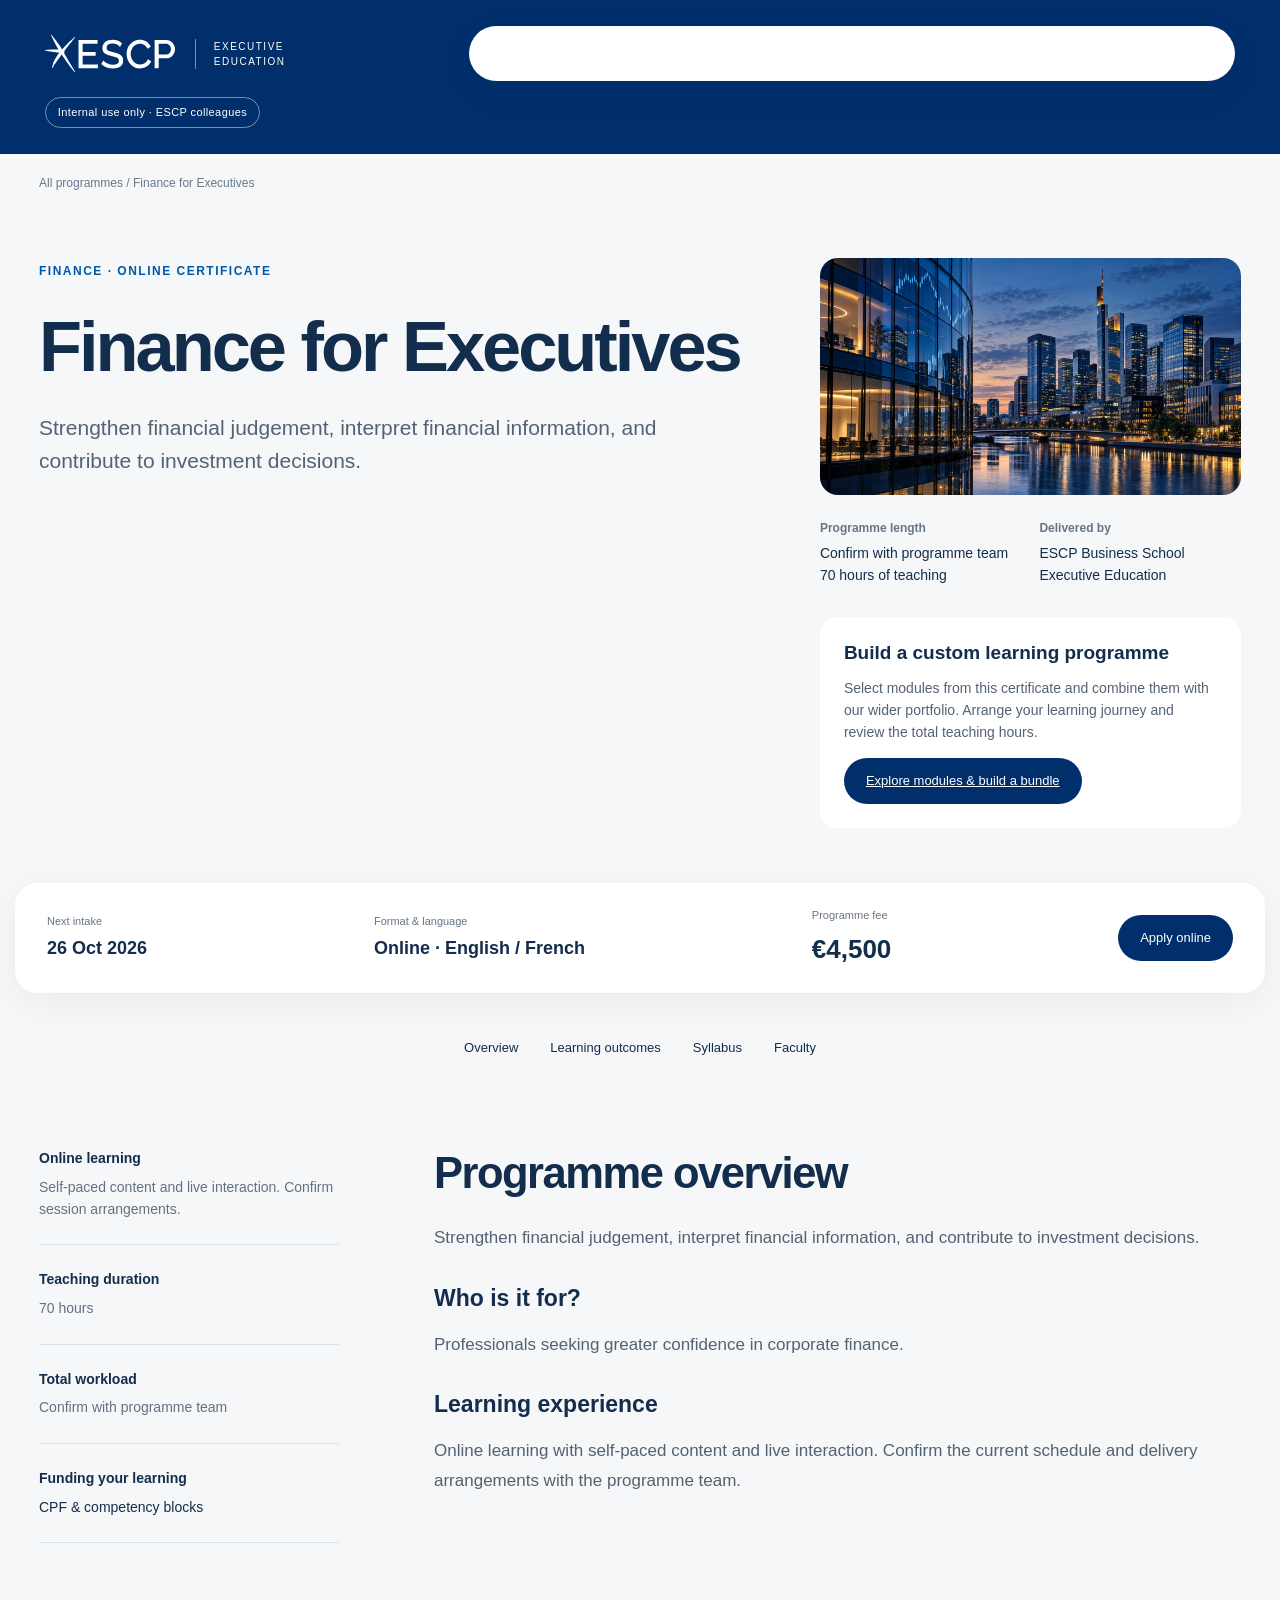
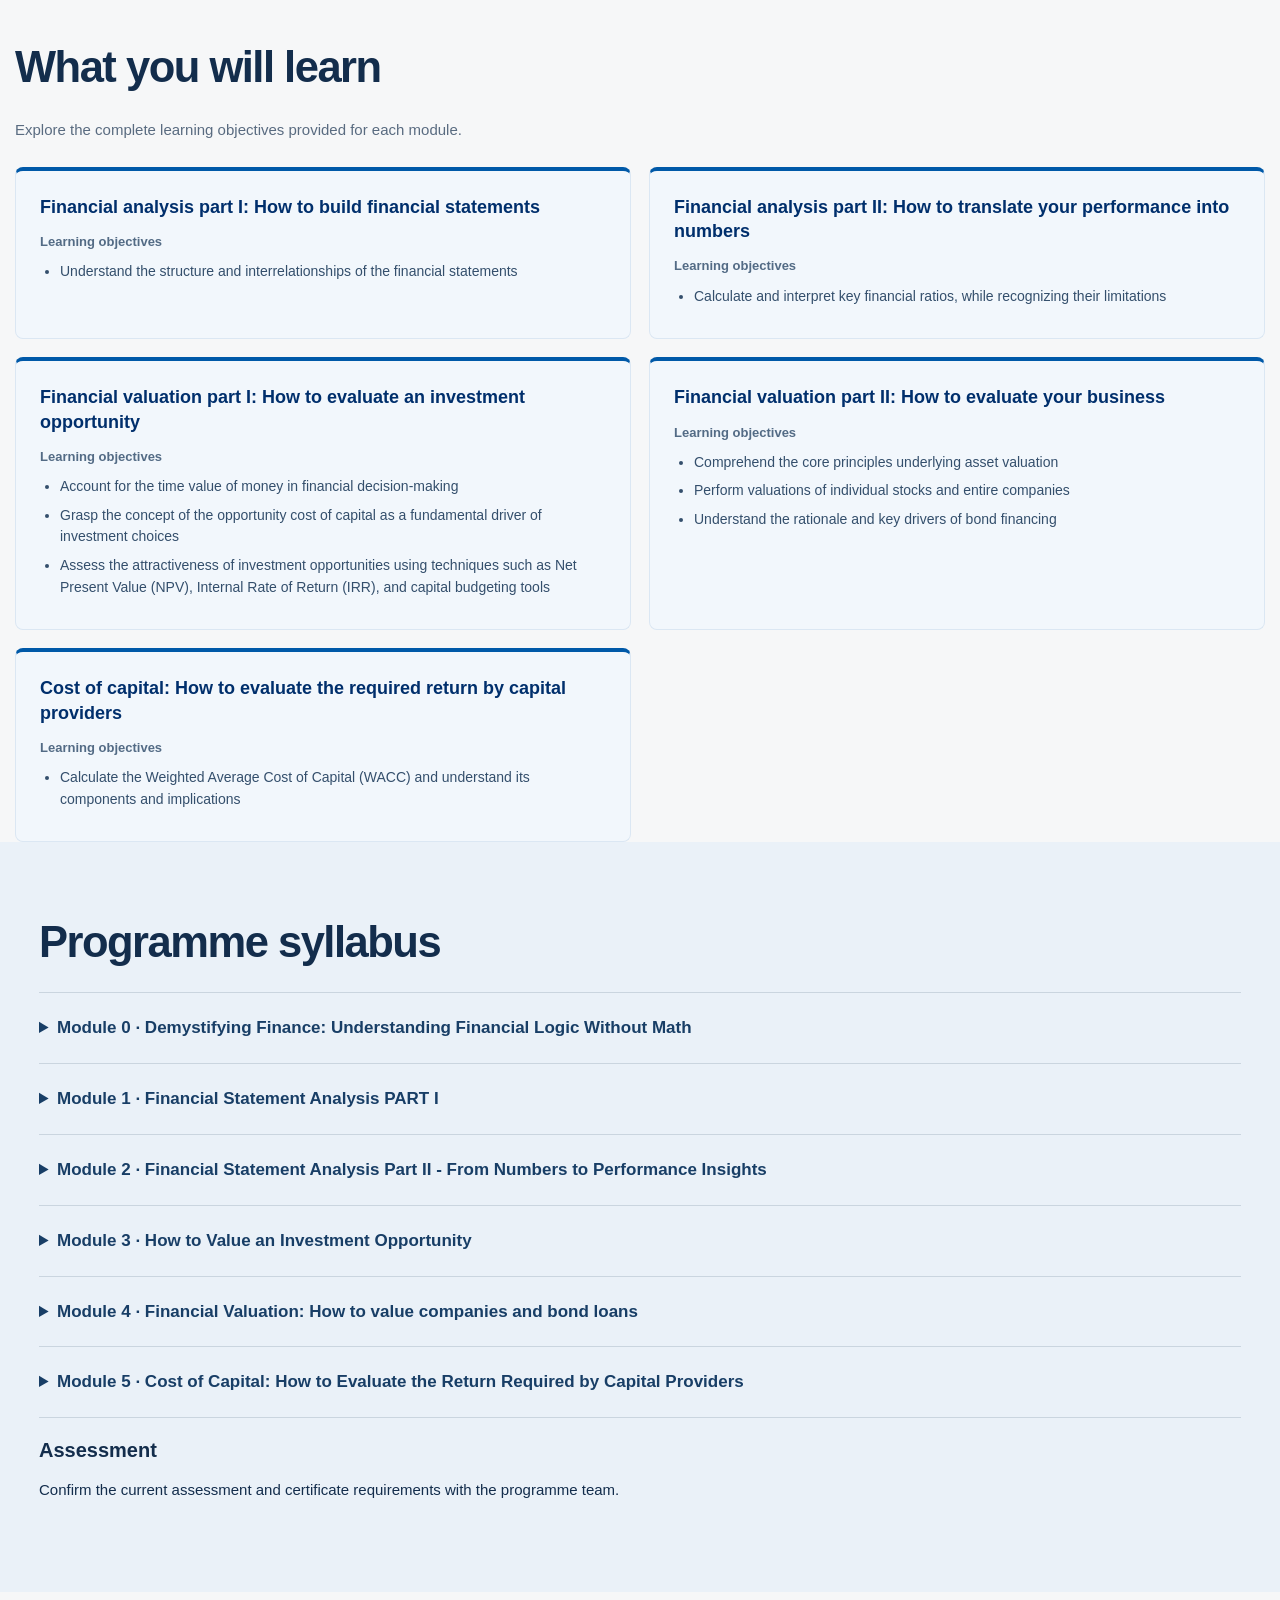
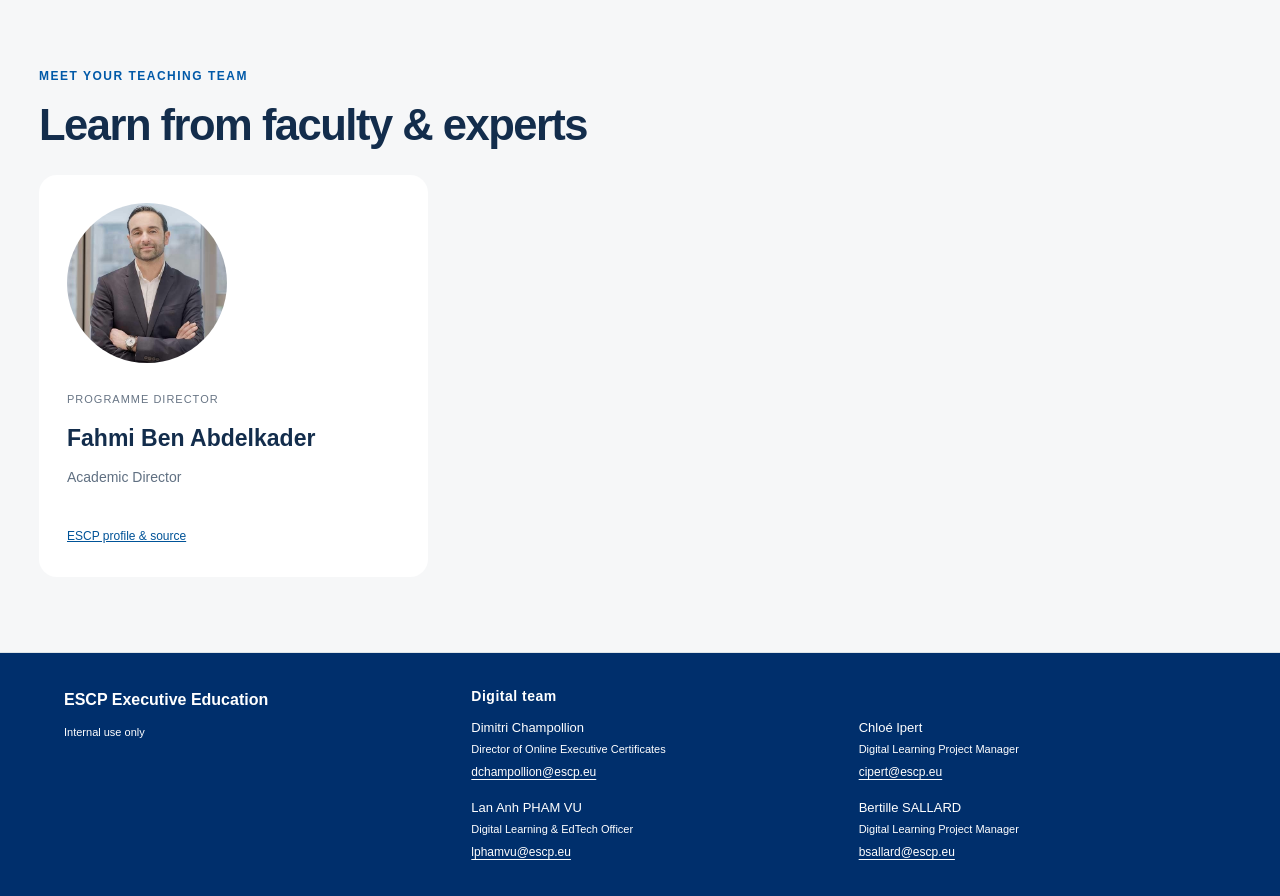
<file: finance-executives.html>
<!doctype html><html lang="en"><head><meta charset="utf-8"><meta name="viewport" content="width=device-width,initial-scale=1"><title>Finance for Executives | ESCP Online</title><style>
:root{--ink:#142a3d;--muted:#677481;--line:#dce3e7;--paper:#f5f6f3;--teal:#006f73;--lime:#d8eea1}*{box-sizing:border-box}body{margin:0;background:var(--paper);color:var(--ink);font:15px/1.55 Arial,sans-serif}button,input{font:inherit}header{padding:23px 5%;display:flex;align-items:center;justify-content:space-between;border-bottom:1px solid var(--line);background:#fff} .brand{font-weight:800;font-size:21px;letter-spacing:-1px}.brand span{font-size:11px;display:block;letter-spacing:2px;font-weight:500}nav{display:flex;gap:25px}a{color:inherit;text-decoration:none}nav a:hover{text-decoration:underline}.private{font-size:11px;border:1px solid var(--line);border-radius:30px;padding:7px 13px}main{max-width:1380px;margin:auto;padding:50px 5%}.eyebrow{text-transform:uppercase;letter-spacing:2px;font-size:11px;font-weight:bold;color:var(--teal)}.hero{display:grid;grid-template-columns:1.6fr 1fr;gap:70px;align-items:end}h1{font-size:clamp(40px,5vw,68px);line-height:1.06;letter-spacing:-3px;font-weight:500;margin:20px 0}h1 em{font-family:Georgia,serif;color:var(--teal)}.intro{color:var(--muted);max-width:540px;font-size:17px}.focus{border-left:3px solid var(--teal);padding:6px 0 6px 24px}.focus h3{font-size:23px;margin:8px 0;font-weight:500}.focus p{color:var(--muted)}.stats{display:grid;grid-template-columns:repeat(4,1fr);border-top:1px solid var(--line);border-bottom:1px solid var(--line);margin:40px 0}.stat{padding:21px;border-right:1px solid var(--line)}.stat:last-child{border:0}.stat b{font-size:29px;font-weight:500;display:block}.stat span{font-size:12px;color:var(--muted)}.sectiontop{display:flex;justify-content:space-between;align-items:center;gap:18px;margin:42px 0 20px}h2{font-size:29px;letter-spacing:-1px;font-weight:500;margin:0}.tools{display:flex;gap:8px;flex-wrap:wrap}button{cursor:pointer;border:1px solid var(--line);background:white;color:var(--ink);padding:8px 14px;border-radius:7px}button.active{background:var(--ink);color:white;border-color:var(--ink)}input{border:1px solid var(--line);padding:10px 13px;border-radius:7px;background:white;width:230px}.grid{display:grid;grid-template-columns:repeat(3,1fr);gap:17px}.card{background:white;border:1px solid var(--line);padding:25px;display:flex;flex-direction:column;min-height:300px;border-radius:10px;transition:transform .2s}.card:hover{transform:translateY(-3px)}.cardtop{display:flex;justify-content:space-between;gap:10px;align-items:center}.num{font:italic 23px Georgia;color:#89999f}.tag{font-size:10px;text-transform:uppercase;letter-spacing:.7px;padding:4px 9px;border-radius:20px;background:#e5f2ed;color:#24654a}.tag.explore{background:#f3eedc;color:#7f6526}h3{font-size:20px;line-height:1.25;margin:20px 0 10px}.card p{font-size:14px;color:var(--muted);margin:0 0 18px}.meta{margin-top:auto;padding-top:15px;border-top:1px solid #edf0f2;font-size:11px;color:var(--muted)}.detail{padding-top:14px;font-size:13px;color:var(--ink)}details summary{cursor:pointer;font-size:12px;color:var(--teal);margin-top:13px} .roadmap{background:var(--ink);color:white;border-radius:12px;padding:35px;margin-top:50px}.roadmap .eyebrow{color:var(--lime)}.roadmap h2{margin:10px 0 26px}.months{display:grid;grid-template-columns:repeat(6,1fr);gap:18px}.month{border-top:2px solid #435667;padding-top:14px}.month.current{border-color:var(--lime)}.month b{font-size:17px}.month p{font-size:12px;color:#c7d1da}.month small{font-size:10px;color:var(--lime);text-transform:uppercase}.objectives{display:grid;grid-template-columns:repeat(3,1fr);gap:25px;margin-top:22px}.objective{border-top:1px solid var(--line);padding-top:18px}.objective b{font-size:17px}.objective p{color:var(--muted);font-size:14px}.note{color:var(--muted);font-size:12px;margin-top:25px}footer{padding:22px 5%;border-top:1px solid var(--line);display:flex;justify-content:space-between;font-size:11px;color:var(--muted)}.empty{padding:30px;color:var(--muted)}@media(max-width:900px){.grid{grid-template-columns:repeat(2,1fr)}.hero{gap:30px}.months{grid-template-columns:repeat(3,1fr)}.sectiontop{align-items:start;flex-direction:column}}@media(max-width:600px){main{padding-top:30px}.hero,.grid,.objectives{grid-template-columns:1fr}.hero{gap:20px}h1{letter-spacing:-2px}.stats{grid-template-columns:repeat(2,1fr)}.stat{border-bottom:1px solid var(--line)}.months{grid-template-columns:repeat(2,1fr)}nav{gap:12px;font-size:12px}.private{display:none}.roadmap{padding:23px}footer{gap:20px}}

:root{--ink:#122d50;--teal:#7252a2;--lime:#f8bb66;--paper:#f7f6f3}.hero{grid-template-columns:1.5fr 1fr}.focus{background:#eee8f4;border:0;border-radius:12px;padding:28px}.cta{display:inline-block;background:var(--ink);color:white;padding:10px 15px;border-radius:6px;font-size:13px}.cta.secondary{background:#f0edf5;color:var(--ink)}.actions{display:flex;gap:8px;margin-top:18px;flex-wrap:wrap}.card{min-height:420px}.facts{display:grid;grid-template-columns:1fr 1fr;gap:9px;margin:6px 0 18px;font-size:12px}.facts strong{display:block;font-size:15px;color:var(--ink)}.comparelabel{font-size:12px;color:var(--muted);margin-top:15px;display:flex;align-items:center;gap:7px}.comparelabel input{width:auto}.calendar{display:grid;gap:0}.event{display:grid;grid-template-columns:140px 1fr auto;gap:15px;padding:18px 0;border-top:1px solid #456080;align-items:center}.event a{font-size:12px;color:var(--lime)}.event time{font-size:14px;color:var(--lime)}.tablewrap{overflow:auto}table{width:100%;border-collapse:collapse;background:white;font-size:13px}td,th{text-align:left;vertical-align:top;padding:16px;border:1px solid var(--line);min-width:130px}th{background:#eee8f4}dialog{border:0;border-radius:14px;max-width:650px;width:90%;padding:32px;color:var(--ink)}dialog::backdrop{background:#122d5088}.close{float:right}.detailtitle{font-size:29px} .steps{counter-reset:step}.objective b{display:block} .notice{background:#fff3db;padding:13px 18px;font-size:12px;border-radius:7px;margin-top:22px} @media(max-width:600px){.hero{grid-template-columns:1fr}.event{grid-template-columns:95px 1fr}.event a{grid-column:2}.card{min-height:0}} 

:root{--ink:#002f6c;--teal:#0059a8;--lime:#c8e4ff;--paper:#f6f8fb}header{border-top:5px solid #002f6c}.brand{display:flex;align-items:center;gap:20px}.brand span{max-width:110px;font-size:10px;line-height:1.5;letter-spacing:1.5px;border-left:1px solid #cbd6e4;padding-left:18px}.escp-logo{width:130px;height:55px;display:block}h1 em{color:#0059a8}.focus{background:#e7f0fa}.cta.secondary,th{background:#e7f0fa}.tag{background:#e7f0fa;color:#003e77}.video-button{background:#e7f0fa;border:0;text-align:left;color:#003e77;font-weight:bold;margin-bottom:18px;padding:13px}.video-frame{aspect-ratio:16/9;margin-top:22px}.video-frame iframe{width:100%;height:100%;border:0}button:focus-visible,a:focus-visible{outline:3px solid #4386d5;outline-offset:3px}@media(max-width:600px){header{flex-wrap:wrap;gap:16px}.brand{gap:10px}.escp-logo{width:100px}.brand span{padding-left:10px}}
 .funding{margin-top:55px;padding:35px;background:#eef3fa;border-radius:12px}.funding>p{max-width:720px}.fund-layout{display:grid;grid-template-columns:1.1fr 1fr;gap:35px;margin:28px 0}.funding label{display:block;font-size:13px;font-weight:bold;margin-bottom:18px}.funding select,.funding input{width:100%;display:block;padding:11px;margin-top:7px;border:1px solid #bac9db;border-radius:5px;background:white;color:#142a3d;font:inherit}.fundnumbers label{display:flex;flex-direction:column;justify-content:space-between}.fundnumbers{display:grid;grid-template-columns:repeat(3,1fr);gap:12px}.fundresult{background:white;padding:27px;border-radius:9px}.fundresult h3{margin-top:10px}.fundrow{display:flex;justify-content:space-between;padding:10px 0;border-bottom:1px solid #dce3e7;gap:15px}.fundrow.total{font-size:20px;color:#002f6c}.fundcheck{display:flex!important;gap:10px;align-items:flex-start;font-weight:normal!important}.fundcheck input{width:18px;margin-top:4px;flex-shrink:0}.funding details{padding:14px 0;border-bottom:1px solid #cbd6e4}.funding details summary{font-size:15px;font-weight:bold}.funding details p{max-width:750px}.fundwarning{padding:14px;background:#fff4dc;border-radius:5px;font-size:13px}@media(max-width:800px){.fund-layout{grid-template-columns:1fr}.fundnumbers{grid-template-columns:1fr}.funding{padding:22px}nav{flex-wrap:wrap}}@media print{header,.hero,.stats,#portfolio,#timeline,#register,footer,.funding form,.funding details,.funding>p{display:none}.fund-layout{display:block}.funding{padding:0;background:white}.fundresult{padding:0}}

body{background:white;color:#052c60;font-family:Arial,sans-serif}main{max-width:1400px;padding:0 5% 55px}header{border-top:0;padding:20px 5%;min-height:90px}h1,h2,h3{font-family:Arial,sans-serif}.hero{margin:0 -5.56%;display:grid;grid-template-columns:1fr 1fr;gap:0;min-height:520px;background:#f3f7fc;align-items:stretch}.herocopy{padding:70px 9%;display:flex;flex-direction:column;justify-content:center}.hero h1{font-size:clamp(44px,4.8vw,70px);letter-spacing:-2.5px;font-weight:600;line-height:1.06}.hero h1 em{font-family:inherit;font-style:normal;color:inherit}.hero-image{width:100%;height:100%;max-height:600px;object-fit:cover}.intro{font-size:17px;line-height:1.6}.spotlight{display:grid;grid-template-columns:1fr 1.15fr;gap:45px;background:#eef5fc;padding:36px;border-radius:10px;margin:35px 0 75px;align-items:center}.spotlight h2{font-size:38px;font-weight:500;margin:15px 0}.spotlight p{max-width:430px;color:#65758c}.spotlight img{width:100%;aspect-ratio:1.68;object-fit:cover;border-radius:6px}.spotlight .video-cover{background:transparent;padding:0;border:0}.spotlight .video-cover:hover{opacity:.9}.sectiontop h2{font-size:38px;line-height:1.15;max-width:700px;margin-top:12px}.grid{gap:25px}.card{padding:0;border-radius:6px;overflow:hidden;min-height:0}.card:hover{transform:translateY(-2px)}.cardimage{width:100%;height:210px;object-fit:cover}.cardbody{padding:24px;display:flex;flex-direction:column;flex:1}.card h3{font-size:23px;font-weight:500}.card .meta{border:0;padding-top:8px}.card .facts{gap:15px}.card .actions{margin-top:17px}.cta{border-radius:4px;font-size:13px;padding:12px 17px}.card .video-button{font-weight:normal;font-size:12px;margin:0 0 14px;padding:8px}.banner{margin:65px -5.56% 0;background:#063769;color:white;display:grid;grid-template-columns:1fr 1fr}.banner>div{padding:55px 10%}.banner h2{font-size:44px;line-height:1.1}.banner img{width:100%;height:100%;object-fit:cover;max-height:370px}.banner p{color:#d4e5f7}.banner .cta{background:white;color:#00356c}.crumbs{font-size:12px;color:#68798c;padding:26px 0}.coursehead{padding:25px 0 40px}.coursehead h1{max-width:1050px;font-size:clamp(38px,4.3vw,62px);letter-spacing:-2px;margin:16px 0}.course-layout{display:grid;grid-template-columns:minmax(0,2fr) minmax(260px,1fr);gap:45px;align-items:start}.coursevisual{width:100%;height:350px;object-fit:cover;border-radius:6px}.enrol{position:sticky;top:20px;padding:28px;border:1px solid #dce3e7;border-top:4px solid #00356c;border-radius:4px;background:#fff}.enrol h3{margin-top:4px}.enrol .cta{display:block;text-align:center;margin:12px 0}.enrol dl{margin:0}.enrol dt{font-size:12px;color:#64748b;margin-top:16px}.enrol dd{margin:3px 0 0;font-size:17px}.course-nav{display:flex;gap:22px;flex-wrap:wrap;padding:22px 0;border-bottom:1px solid #dce3e7;font-size:13px}.course-section{padding:32px 0;border-bottom:1px solid #dce3e7}.course-section h2{font-size:29px;margin:0 0 20px}.course-section p,.course-section li{color:#596b80;line-height:1.7}.course-section details{padding:16px 0;border-bottom:1px solid #e5eaf0}.course-section summary{font-size:16px;font-weight:bold;margin:0;line-height:1.5}.facultynames{display:flex;gap:10px;flex-wrap:wrap}.facultyname{padding:10px 14px;background:#eef5fc;font-size:14px}.fee{font-size:30px;font-weight:600;margin:18px 0}.funding{margin-top:60px}a:hover{text-decoration:underline}.cta:hover{text-decoration:none;opacity:.9}footer{background:#052c60;color:#d3e2f1;padding:35px 5%}footer a{color:white}.empty{padding:25px}.notice{font-size:13px;background:#fff4de;padding:18px;border-radius:5px;color:#655327}.stat{display:none}.stats{display:none}.tools button{border-radius:25px}.cardtop{align-items:start}.tag{white-space:nowrap}.video-frame{margin-bottom:15px}.programintro{color:#65758c;font-size:17px;max-width:900px}.fundnumbers label{display:flex;flex-direction:column;justify-content:space-between}
@media(max-width:850px){.hero{min-height:0}.herocopy{padding:45px 8%}.hero h1{font-size:44px}.course-layout{grid-template-columns:1fr}.enrol{position:static;grid-row:1}.coursevisual{height:270px}.spotlight{gap:24px;padding:25px}.cardimage{height:180px}}@media(max-width:600px){header{gap:15px}.hero,.spotlight,.banner{grid-template-columns:1fr}.hero-image{height:300px}.spotlight{margin:25px 0 45px}.spotlight h2,.sectiontop h2{font-size:30px}.hero h1{font-size:46px}.hero-image{order:2}.herocopy{padding:40px 7%}.banner img{height:230px}.banner h2{font-size:34px}.cardimage{height:210px}.coursehead h1{font-size:38px}.course-layout{gap:25px}.course-nav{gap:15px}.tag{font-size:9px}main{padding-bottom:35px}}
</style><link rel="stylesheet" href="assets/programme-details.css"><style>.module-meta{padding:14px 0 6px}.module-code{display:inline-block;margin-bottom:12px;padding:4px 9px;background:#e7f0fa;border:1px solid #cfdded;border-radius:4px;font-size:12px;color:#00356c}.module-professors{display:flex;flex-wrap:wrap;gap:12px;margin-bottom:12px}.module-professor{display:flex;align-items:center;gap:10px;max-width:100%;font-size:13px;color:#143b65}.module-professor img,.professor-initials{width:58px;height:58px;border-radius:50%;flex-shrink:0}.module-professor img{object-fit:cover;object-position:50% 25%}.professor-initials{display:grid;place-items:center;background:#edf2f8;color:#526780;font-weight:bold}.module-professor small{display:block;font-size:10px;color:#65758c;margin-top:3px}</style><style>.detail-page .syllabus-layout{display:block;grid-template-columns:minmax(0,1fr)}.detail-page .syllabus-layout>div{width:100%;max-width:none}.module-duration{display:inline-block;font-size:12px;line-height:1.5;color:#174775;background:#edf4fb;border-radius:4px;padding:5px 10px;margin:0 0 12px 8px}.duration-note{font-size:12px;color:#65758c;margin-top:24px}@media(max-width:600px){.module-duration{display:block;margin-left:0}}</style><style id="internal-team-styles">
body>header{background:#002f6c!important;color:#fff!important;border-color:#315a8c!important;flex-wrap:wrap;gap:16px}
body>header a,body>header .brand,body>header .brand span,body>header .brand small,body>header nav,body>header .internal-use{color:#fff!important}
body>header .brand span{border-color:#7391b7!important}
body>header .escp-logo .cls-1{fill:#fff!important}
.internal-use{display:inline-block;padding:6px 12px;border:1px solid #7391b7;border-radius:20px;font-size:11px;letter-spacing:.4px;white-space:nowrap}
a.cta:not(.secondary),button.cta:not(.secondary),.enquiry-card a.cta:not(.secondary){color:#fff!important}
body>footer.digital-team-footer{display:grid;grid-template-columns:1fr 2fr;gap:35px;padding:35px 5%;background:#002f6c!important;color:#fff!important;font-size:13px}
.digital-team-footer a,.digital-team-footer span,.digital-team-footer strong,.digital-team-footer h2{color:#fff!important}
.footer-heading strong{display:block;font-size:16px;margin-bottom:9px}.footer-heading span{font-size:11px}
.footer-team h2{font-size:14px;margin:0 0 14px;font-weight:bold;letter-spacing:.5px}
.footer-team ul{display:grid;grid-template-columns:repeat(2,minmax(0,1fr));gap:17px 30px;padding:0;margin:0;list-style:none}
.footer-team li span,.footer-team li a{display:block}.footer-team li a{font-size:12px;margin-top:3px;overflow-wrap:anywhere;text-decoration:underline;text-underline-offset:3px}
@media(max-width:700px){body>footer.digital-team-footer{grid-template-columns:1fr;gap:24px}.footer-team ul{grid-template-columns:1fr}body>header nav{flex-wrap:wrap}}
@media print{body>header,body>footer.digital-team-footer{display:none!important}}
</style><style>.digital-team-footer .team-role{display:block;color:#fff;font-size:11px;line-height:1.5;margin:3px 0 5px}</style><style id="learning-blocks-styles">#outcomes .learning-blocks{display:grid;grid-template-columns:repeat(2,minmax(0,1fr));gap:18px;margin-top:24px}#outcomes .learning-block{background:#f2f7fc;border:1px solid #dbe7f3;border-top:4px solid #0059a8;border-radius:8px;padding:24px;min-width:0}#outcomes .learning-block h3{color:#002f6c;font-size:18px;line-height:1.35;margin:0 0 12px}#outcomes .learning-block p{font-size:13px;margin:0 0 8px;color:#536b85}#outcomes .learning-block ul{padding-left:20px;margin:0}#outcomes .learning-block li{font-size:14px;line-height:1.55;margin:7px 0;color:#344f6c}@media(max-width:750px){#outcomes .learning-blocks{grid-template-columns:1fr}}</style></head><body class="detail-page"><header><a class="brand" href="index.html"><svg class="escp-logo" role="img" aria-label="ESCP" id="Calque_1" data-name="Calque 1" xmlns="http://www.w3.org/2000/svg" viewBox="0 0 990.33 285.51">
  <defs>
    <style>
      .cls-1 {
        fill: #280092;
      }
    
:root{--ink:#002f6c;--teal:#0059a8;--lime:#c8e4ff;--paper:#f6f8fb}header{border-top:5px solid #002f6c}.brand{display:flex;align-items:center;gap:20px}.brand span{max-width:110px;font-size:10px;line-height:1.5;letter-spacing:1.5px;border-left:1px solid #cbd6e4;padding-left:18px}.escp-logo{width:130px;height:55px;display:block}h1 em{color:#0059a8}.focus{background:#e7f0fa}.cta.secondary,th{background:#e7f0fa}.tag{background:#e7f0fa;color:#003e77}.video-button{background:#e7f0fa;border:0;text-align:left;color:#003e77;font-weight:bold;margin-bottom:18px;padding:13px}.video-frame{aspect-ratio:16/9;margin-top:22px}.video-frame iframe{width:100%;height:100%;border:0}button:focus-visible,a:focus-visible{outline:3px solid #4386d5;outline-offset:3px}@media(max-width:600px){header{flex-wrap:wrap;gap:16px}.brand{gap:10px}.escp-logo{width:100px}.brand span{padding-left:10px}}
 .funding{margin-top:55px;padding:35px;background:#eef3fa;border-radius:12px}.funding>p{max-width:720px}.fund-layout{display:grid;grid-template-columns:1.1fr 1fr;gap:35px;margin:28px 0}.funding label{display:block;font-size:13px;font-weight:bold;margin-bottom:18px}.funding select,.funding input{width:100%;display:block;padding:11px;margin-top:7px;border:1px solid #bac9db;border-radius:5px;background:white;color:#142a3d;font:inherit}.fundnumbers label{display:flex;flex-direction:column;justify-content:space-between}.fundnumbers{display:grid;grid-template-columns:repeat(3,1fr);gap:12px}.fundresult{background:white;padding:27px;border-radius:9px}.fundresult h3{margin-top:10px}.fundrow{display:flex;justify-content:space-between;padding:10px 0;border-bottom:1px solid #dce3e7;gap:15px}.fundrow.total{font-size:20px;color:#002f6c}.fundcheck{display:flex!important;gap:10px;align-items:flex-start;font-weight:normal!important}.fundcheck input{width:18px;margin-top:4px;flex-shrink:0}.funding details{padding:14px 0;border-bottom:1px solid #cbd6e4}.funding details summary{font-size:15px;font-weight:bold}.funding details p{max-width:750px}.fundwarning{padding:14px;background:#fff4dc;border-radius:5px;font-size:13px}@media(max-width:800px){.fund-layout{grid-template-columns:1fr}.fundnumbers{grid-template-columns:1fr}.funding{padding:22px}nav{flex-wrap:wrap}}@media print{header,.hero,.stats,#portfolio,#timeline,#register,footer,.funding form,.funding details,.funding>p{display:none}.fund-layout{display:block}.funding{padding:0;background:white}.fundresult{padding:0}}
</style>
  </defs>
  <polygon class="cls-1" points="286.74 159.13 385.76 159.13 385.76 130.77 286.74 130.77 286.74 68.45 400.31 68.45 400.31 39.23 255.49 39.23 255.49 254.99 402.88 254.99 402.88 225.77 286.74 225.77 286.74 159.13"/>
  <path class="cls-1" d="M521.15,132.92c-40.12-8.86-51.79-14.34-51.79-33.59,0-21.44,15.38-32.31,45.72-32.31,21.32,0,39.96,7.28,51.14,19.96l5.07,5.76,16.11-26.77-3.54-3.14c-18.67-16.61-41.72-25.02-68.5-25.02-48.01,0-77.84,24.68-77.84,64.41,0,35.96,24.31,48.4,69.16,58.8,39.97,9.15,56.68,16.29,56.68,36.77s-15.38,29.72-45.72,29.72-55.85-13.65-67.81-26.42l-5.05-5.39-16.34,26.86,3.63,3.16c23.71,20.59,52.31,31.03,85,31.03,50.01,0,78.69-22.22,78.69-60.96,0-42.84-35.3-54.17-74.63-62.84h.02Z"/>
  <path class="cls-1" d="M780.55,192.4c-12.46,25.69-38.73,34.81-57.43,34.81-38.08,0-70.27-36.81-70.27-80.38,0-38.41,24.32-79.23,69.42-79.23,11.76,0,40.66,3.23,55.14,33.08l2.73,5.64,25.27-15.76-2.15-4.6c-14.04-29.98-43.9-47.87-79.86-47.87-63.72,0-101.79,54.7-101.79,107.59s40.33,111.04,100.37,111.04c31.53,0,70.98-17.49,85.36-50.92l2.09-4.88-26.34-13.75-2.54,5.22Z"/>
  <path class="cls-1" d="M866.21,68.36h57.43c19.55,0,35.45,18.24,35.45,40.66,0,19.99-11.82,41.24-33.74,41.24h-59.14v-81.89h0ZM924.49,39.14h-89.53v215.75h31.25v-75.42h60c39.61,0,64.13-36.57,64.13-70.46s-27.04-69.88-65.85-69.88Z"/>
  <path class="cls-1" d="M219.39,264.53c-25.55-40.41-51.27-85.07-75.49-127.48,1.39-.14,2.67-.8,3.68-1.93,1.44-1.61,1.82-3.72,1.64-5.89-.16-2.03-1.29-3.64-3.53-4.89,2.63-2.91,6.23-6.93,6.23-6.93,5.91-6.07,10.85-13.26,15.63-20.21,1.73-2.52,15.74-20.59,15.74-20.59l.11-.11c2.72-3.26,5.87-7.11,9.28-11.25,11.67-14.22,26.86-33.53,34.44-42.85,1.79-2.24,1.97-3.79,1.06-4.75-.73-.71-2.76-.69-4.48,1.17-9.63,9.75-21.68,19.23-32.15,29.09-5.27,4.96-22.19,22.68-25.47,25.65-5.98,5.43-10.39,11.31-15.62,16.75-6.99,7.29-14.53,14.11-20.56,21.03-3.28-5.39-10.43-17.68-13.57-22.22-2.81-4.06-9.13-13.94-11.01-16.32-4.82-6.09-17.49-23.14-18.75-24.82,0,0-4.7-6.73-6.92-9.34,0,0-23.98-30.27-29.04-36.45-1.26-1.63-2.34-2.73-3.69-1.92-1.24.94-1.04,2.22-.14,4.12.57,1.11,18.43,39.18,18.43,39.18,2.7,5.65,17.03,32.33,19.82,37.5,4.13,7.66,8.41,15.59,13.24,23.07,2.12,3.25,4.41,6.44,6.68,9.59-1.48.02-20.09-.43-23.58-.51-3.09-.07-8.47-.22-11.43-.3-6.49-.17-14.48.3-26.02.3l-18.95.56c-1.83,0-15.92,1.51-18.65,1.96-.9.15-2.09.48-2.76.58-1.66.27-3.22.89-3.53,2.38-.38,2.06,3.53,1.98,4.47,2.35,8.89,1.89,21.7,3.64,23.65,3.92q13.8,1.96,37.45,5.88c2.68.44,28.39,4.1,31.46,4.46,3.08.36,10.12-.05,13.08.34-14.07,17.35-27.47,38.29-38.11,58.02-8.57,15.89-12.63,33.27-16.54,49.03-.78,3.1-2.49,9.14,1.48,9.63,3.88.48,6.26-6.52,6.26-6.52,4.79-13.72,15.1-25.71,23.08-37.53.88-1.3,14.57-20.66,24.7-34.17,1.29-1.87,14.86-23.1,16.11-24.42,3.67,4.45,7.76,13.43,11.51,18.77,7.27,10.35,14.7,19.41,21.47,31.65,15.56,23.98,53.61,69.57,60.74,79.56.98,1.37,2.26,3.06,4.21,4.47,1.15.83,2.48,1.72,3.4,1.22,1.75-.96.61-2.53-.04-4.2-.38-.98-.84-1.93-1.36-2.85l-4.91-8.82c-.82-1.71-1.74-3.36-2.75-4.97Z"/>
</svg><span>EXECUTIVE EDUCATION</span></a><nav><a href="design-programme.html">Design a programme</a><a href="index.html#portfolio">Programmes</a><a href="index.html#timeline">Intake calendar</a><a href="index.html#funding">CPF &amp; competency blocks</a><a href="https://decisionmaking.thinkific.com/collections" target="_blank" rel="noopener noreferrer">Capsule courses</a></nav><span class="internal-use">Internal use only · ESCP colleagues</span></header><main><div class="crumbs"><a href="index.html#portfolio">All programmes</a> / Finance for Executives</div><section class="detail-hero"><div class="detail-title"><span class="eyebrow">Finance · Online certificate</span><h1>Finance for Executives</h1><p class="programintro">Strengthen financial judgement, interpret financial information, and contribute to investment decisions.</p></div><div><div class="media-preview"><img class="coursevisual" src="assets/finance.jpg" alt="Finance programme illustration"></div><div class="hero-facts"><div><b>Programme length</b>Confirm with programme team<br>70 hours of teaching</div><div><b>Delivered by</b>ESCP Business School<br>Executive Education</div></div><div class="enquiry-card"><h3>Build a custom learning programme</h3><p>Select modules from this certificate and combine them with our wider portfolio. Arrange your learning journey and review the total teaching hours.</p><a class="cta" href="design-programme.html">Explore modules & build a bundle</a></div></div></section><section class="enroll-bar" aria-label="Programme enrolment"><div><small>Next intake</small><strong>26 Oct 2026</strong></div><div><small>Format & language</small><strong>Online · English / French</strong></div><div class="price"><small>Programme fee</small><strong>€4,500</strong></div><a class="cta" href="https://openenrollment.escp.eu/templates/687ed5206ab72813c16347e3/start" target="_blank" rel="noopener">Apply online</a></section><nav class="detail-nav" aria-label="Programme sections"><a href="#overview">Overview</a><a href="#outcomes">Learning outcomes</a><a href="#curriculum">Syllabus</a><a href="#faculty">Faculty</a></nav><section class="detail-section overview-layout" id="overview"><aside class="overview-meta"><div><b>Online learning</b><span>Self-paced content and live interaction. Confirm session arrangements.</span></div><div><b>Teaching duration</b><span>70 hours</span></div><div><b>Total workload</b><span>Confirm with programme team</span></div><div><b>Funding your learning</b><a href="index.html#funding">CPF &amp; competency blocks</a></div></aside><div class="overview-copy"><h2>Programme overview</h2><p>Strengthen financial judgement, interpret financial information, and contribute to investment decisions.</p><h3>Who is it for?</h3><p>Professionals seeking greater confidence in corporate finance.</p><h3>Learning experience</h3><p>Online learning with self-paced content and live interaction. Confirm the current schedule and delivery arrangements with the programme team.</p></div></section><section class="detail-section course-section" id="outcomes"><h2>What you will learn</h2><p>Explore the complete learning objectives provided for each module.</p><div class="learning-blocks"><article class="learning-block"><h3>Financial analysis part I: How to build financial statements</h3><p><strong>Learning objectives</strong></p><ul><li>Understand the structure and interrelationships of the financial statements</li></ul></article><article class="learning-block"><h3>Financial analysis part II: How to translate your performance into numbers</h3><p><strong>Learning objectives</strong></p><ul><li>Calculate and interpret key financial ratios, while recognizing their limitations</li></ul></article><article class="learning-block"><h3>Financial valuation part I: How to evaluate an investment opportunity</h3><p><strong>Learning objectives</strong></p><ul><li>Account for the time value of money in financial decision-making</li><li>Grasp the concept of the opportunity cost of capital as a fundamental driver of investment choices</li><li>Assess the attractiveness of investment opportunities using techniques such as Net Present Value (NPV), Internal Rate of Return (IRR), and capital budgeting tools</li></ul></article><article class="learning-block"><h3>Financial valuation part II: How to evaluate your business</h3><p><strong>Learning objectives</strong></p><ul><li>Comprehend the core principles underlying asset valuation</li><li>Perform valuations of individual stocks and entire companies</li><li>Understand the rationale and key drivers of bond financing</li></ul></article><article class="learning-block"><h3>Cost of capital: How to evaluate the required return by capital providers</h3><p><strong>Learning objectives</strong></p><ul><li>Calculate the Weighted Average Cost of Capital (WACC) and understand its components and implications</li></ul></article></div></section><div class="syllabus-band"><section class="detail-section syllabus-layout" id="curriculum"><div><h2>Programme syllabus</h2><details><summary>Module 0 · Demystifying Finance: Understanding Financial Logic Without Math</summary><p class="module-duration">Duration: to be confirmed</p><p>Build intuition for finance before working with formulas.</p></details><details><summary>Module 1 · Financial Statement Analysis PART I</summary><div class="module-meta"><span class="module-code">Course code: <strong>CORFM-01</strong></span><span class="module-duration">Duration: to be confirmed</span><div class="module-professors"><div class="module-professor"><img src="assets/faculty/fahmi.jpg" alt="Fahmi Ben Abdelkader" loading="lazy" width="58" height="58"><span>Fahmi Ben Abdelkader</span></div></div></div><p class="bundle-module-link"><a class="cta secondary" href="design-programme.html?module=CORFM-01">Design a programme with this module</a></p><div class="module-objectives" data-course-code="CORFM-01"><p><strong>Learning objectives</strong></p><ul><li>Understand the structure and interrelationships of the financial statements</li></ul></div></details><details><summary>Module 2 · Financial Statement Analysis Part II - From Numbers to Performance Insights</summary><div class="module-meta"><span class="module-code">Course code: <strong>CORFM-02</strong></span><span class="module-duration">Duration: to be confirmed</span><div class="module-professors"><div class="module-professor"><img src="assets/faculty/fahmi.jpg" alt="Fahmi Ben Abdelkader" loading="lazy" width="58" height="58"><span>Fahmi Ben Abdelkader</span></div></div></div><p class="bundle-module-link"><a class="cta secondary" href="design-programme.html?module=CORFM-02">Design a programme with this module</a></p><div class="module-objectives" data-course-code="CORFM-02"><p><strong>Learning objectives</strong></p><ul><li>Calculate and interpret key financial ratios, while recognizing their limitations</li></ul></div></details><details><summary>Module 3 · How to Value an Investment Opportunity</summary><div class="module-meta"><span class="module-code">Course code: <strong>CORFM-03</strong></span><span class="module-duration">Duration: to be confirmed</span><div class="module-professors"><div class="module-professor"><img src="assets/faculty/fahmi.jpg" alt="Fahmi Ben Abdelkader" loading="lazy" width="58" height="58"><span>Fahmi Ben Abdelkader</span></div></div></div><p class="bundle-module-link"><a class="cta secondary" href="design-programme.html?module=CORFM-03">Design a programme with this module</a></p><div class="module-objectives" data-course-code="CORFM-03"><p><strong>Learning objectives</strong></p><ul><li>Account for the time value of money in financial decision-making</li><li>Grasp the concept of the opportunity cost of capital as a fundamental driver of investment choices</li><li>Assess the attractiveness of investment opportunities using techniques such as Net Present Value (NPV), Internal Rate of Return (IRR), and capital budgeting tools</li></ul></div></details><details><summary>Module 4 · Financial Valuation: How to value companies and bond loans</summary><div class="module-meta"><span class="module-code">Course code: <strong>CORFM-04</strong></span><span class="module-duration">Duration: to be confirmed</span><div class="module-professors"><div class="module-professor"><img src="assets/faculty/fahmi.jpg" alt="Fahmi Ben Abdelkader" loading="lazy" width="58" height="58"><span>Fahmi Ben Abdelkader</span></div></div></div><p class="bundle-module-link"><a class="cta secondary" href="design-programme.html?module=CORFM-04">Design a programme with this module</a></p><div class="module-objectives" data-course-code="CORFM-04"><p><strong>Learning objectives</strong></p><ul><li>Comprehend the core principles underlying asset valuation</li><li>Perform valuations of individual stocks and entire companies</li><li>Understand the rationale and key drivers of bond financing</li></ul></div></details><details><summary>Module 5 · Cost of Capital: How to Evaluate the Return Required by Capital Providers</summary><div class="module-meta"><span class="module-code">Course code: <strong>CORFM-05</strong></span><span class="module-duration">Duration: to be confirmed</span><div class="module-professors"><div class="module-professor"><img src="assets/faculty/fahmi.jpg" alt="Fahmi Ben Abdelkader" loading="lazy" width="58" height="58"><span>Fahmi Ben Abdelkader</span></div></div></div><p class="bundle-module-link"><a class="cta secondary" href="design-programme.html?module=CORFM-05">Design a programme with this module</a></p><div class="module-objectives" data-course-code="CORFM-05"><p><strong>Learning objectives</strong></p><ul><li>Calculate the Weighted Average Cost of Capital (WACC) and understand its components and implications</li></ul></div></details><h3>Assessment</h3><p>Confirm the current assessment and certificate requirements with the programme team.</p></div></section></div><section class="detail-section" id="faculty"><span class="eyebrow">Meet your teaching team</span><h2>Learn from faculty & experts</h2><div class="faculty-grid"><article class="faculty-person"><img class="faculty-portrait" src="assets/faculty/fahmi.jpg" alt="Fahmi Ben Abdelkader" loading="lazy" width="320" height="320"><div class="faculty-copy"><small>Programme director</small><h3>Fahmi Ben Abdelkader</h3><p>Academic Director</p><a href="https://escp.eu/programmes/open-programmes/finance-executives" target="_blank" rel="noopener">ESCP profile & source</a></div></article></div></section></main><footer class="digital-team-footer"><div class="footer-heading"><strong>ESCP Executive Education</strong><span>Internal use only</span></div><div class="footer-team"><h2>Digital team</h2><ul><li><span>Dimitri Champollion</span><small class="team-role">Director of Online Executive Certificates</small><a href="mailto:dchampollion@escp.eu">dchampollion@escp.eu</a></li><li><span>Chloé Ipert</span><small class="team-role">Digital Learning Project Manager</small><a href="mailto:cipert@escp.eu">cipert@escp.eu</a></li><li><span>Lan Anh PHAM VU</span><small class="team-role">Digital Learning &amp; EdTech Officer</small><a href="mailto:lphamvu@escp.eu">lphamvu@escp.eu</a></li><li><span>Bertille SALLARD</span><small class="team-role">Digital Learning Project Manager</small><a href="mailto:bsallard@escp.eu">bsallard@escp.eu</a></li></ul></div></footer><dialog id="modal"><button class="close" id="close">Close</button><div id="modalbody"></div></dialog><script>const data=[["AI for Business", "AI & transformation", "5 Nov 2026", "2026-11-05", "72 hours", "English", "Understand AI, identify business opportunities, and build a responsible implementation roadmap.", "artificial-intelligence-business-certificate", "6824a8dc40f1b31d6e028f21", "Executives, managers and professionals exploring AI-led transformation.", "AI value creation; core technologies; governance and ethics; AI project roadmaps; generative and agentic AI; monitoring change."], ["Finance for Executives", "Finance", "26 Oct 2026", "2026-10-26", "70 hours", "English / French", "Strengthen financial judgement, interpret financial information, and contribute to investment decisions.", "finance-executives", "687ed5206ab72813c16347e3", "Professionals seeking greater confidence in corporate finance.", "Financial performance, financial statements, investment decisions, financing and value creation."], ["Change Management with AI", "AI & transformation", "22 Oct 2026", "2026-10-22", "60 hours", "English", "Lead technology adoption and help people and organisations navigate AI-driven change.", "change-management-with-ai", "687ed62d6ab72813c1634b5a", "Functional managers, business unit leaders and transformation consultants.", "Initiating change; emerging technologies; uncertainty; AI roadmaps; overcoming resistance."], ["AI and Financial Innovation", "Finance", "24 Nov 2026", "2026-11-24", "60 hours", "English", "Connect financial strategy with AI applications and emerging financial technologies.", "financial-innovation-ai", "688c449c6ab728b9772b037b", "Banking, asset management, fintech and corporate finance professionals.", "Financial business models, AI decision-making, fintech, decentralised finance and practical AI projects."], ["Strategic Leadership for Sustainable Transformation", "Sustainability", "Feb 2027", "2027-02-01", "60 hours", "English", "Turn sustainability priorities into practical business strategies and organisational change.", "strategic-leadership-sustainable-transformation", "68a433ab5d69356dd75efb94", "Strategy, innovation and sustainability leaders, managers and consultants.", "Supply chain governance; sustainable business models; leadership; transformation management; risk."], ["AI & Data for Marketing Leaders", "Marketing", "5 Nov 2026", "2026-11-05", "See programme page", "English", "Use data and AI to guide marketing strategy, customer experience, and performance.", "certificate-ai-data-marketing-leaders", "691c9e423b5d002723d7b963", "Marketing, product, communication, digital and CRM professionals.", "Marketing strategy, customer intelligence, AI-enhanced journeys, omnichannel communication, performance and governance."], ["Cybersecurity for Business Leaders", "Cybersecurity", "8 Dec 2026", "2026-12-08", "60 hours", "English", "Build the strategic perspective needed to govern cyber risk and strengthen organisational resilience.", "cybersecurity-for-business-leaders", "", "Executives and senior decision-makers responsible for digital resilience.", "Geopolitics; threat analysis; regulation; risk protection and governance; cyber crisis decisions."], ["Geopolitics & Tech", "Geopolitics", "To be announced", "", "To be announced", "To be announced", "A programme in development at the intersection of geopolitics and technology.", "", "", "Audience details to be announced.", "Programme content, dates, fees and registration details will be published once confirmed."]];const programmes=[{"weeks":"18 weeks","workload":"120 hours","prereq":"Open to motivated professionals. Strong commitment and intellectual engagement are expected.","objectives":["Identify opportunities to create value with AI.","Plan an AI implementation roadmap.","Evaluate governance, ethics and responsible adoption."],"modules":["Value creation with data and AI","Core AI concepts and technologies","Governance and ethics","AI project roadmaps","From generative to agentic AI","Monitoring change"],"faculty":["Louis-David Benyayer","Javier Amaya Silva, Daniel Pesch and David Lehmann","Erwan Lamy and Marie L’Hermite","Alessandro Lanteri","Matthieu Biava"],"assessment":"Module quizzes and assignments, plus an individual capstone applying AI to an organisational project.","title":"AI for Business","topic":"AI & transformation","date":"5 Nov 2026","sort":"2026-11-05","hours":"72 hours","language":"English","description":"Understand AI, identify business opportunities, and build a responsible implementation roadmap.","official":"https://escp.eu/programmes/open-programmes/artificial-intelligence-business-certificate","apply":"https://openenrollment.escp.eu/templates/6824a8dc40f1b31d6e028f21/start","audience":"Executives, managers and professionals exploring AI-led transformation.","slug":"artificial-intelligence-business-certificate","image":"ai"},{"weeks":"Confirm with programme team","workload":"Confirm with programme team","prereq":"Open to non-financial professionals. No prior financial expertise is required.","objectives":["Interpret financial statements and performance indicators.","Evaluate investments and business value.","Use financial reasoning in strategic decisions."],"modules":["Demystifying Finance: Understanding Financial Logic Without Math","Financial Statement Analysis PART I","Financial Statement Analysis Part II - From Numbers to Performance Insights","How to Value an Investment Opportunity","Financial Valuation: How to value companies and bond loans","Cost of Capital: How to Evaluate the Return Required by Capital Providers"],"faculty":[],"assessment":"Confirm the current assessment and certificate requirements with the programme team.","title":"Finance for Executives","topic":"Finance","date":"26 Oct 2026","sort":"2026-10-26","hours":"70 hours","language":"English / French","description":"Strengthen financial judgement, interpret financial information, and contribute to investment decisions.","official":"https://escp.eu/programmes/open-programmes/finance-executives","apply":"https://openenrollment.escp.eu/templates/687ed5206ab72813c16347e3/start","audience":"Professionals seeking greater confidence in corporate finance.","slug":"finance-executives","image":"finance"},{"weeks":"15 weeks","workload":"120 hours","prereq":"Open to motivated professionals. No technical background is required.","objectives":["Plan technology-driven transformation.","Evaluate organisational and ethical implications.","Address resistance and support adoption."],"modules":["Initiating and monitoring change","Emerging technologies","Navigating uncertainty","Designing an AI roadmap","Overcoming resistance to change"],"faculty":[],"assessment":"Module quizzes and assignments, plus an individual capstone on technological change.","title":"Change Management with AI","topic":"AI & transformation","date":"22 Oct 2026","sort":"2026-10-22","hours":"60 hours","language":"English","description":"Lead technology adoption and help people and organisations navigate AI-driven change.","official":"https://escp.eu/programmes/open-programmes/change-management-with-ai","apply":"https://openenrollment.escp.eu/templates/687ed62d6ab72813c1634b5a/start","audience":"Functional managers, business unit leaders and transformation consultants.","slug":"change-management-with-ai","image":"bridge"},{"weeks":"15 weeks","workload":"120 hours","prereq":"Confirm entry requirements and the expected technical preparation with the programme team.","objectives":["Evaluate financial business model innovation.","Assess AI and fintech applications.","Plan implementation and consider digital-asset risks."],"modules":["Elective: fintech and financial services OR decentralised finance and digital assets","Business model innovation in finance","AI applications in finance","Leading AI implementation in finance","Generative AI and machine learning in finance"],"faculty":["Santiago Barraza (Academic Director)"],"assessment":"Quizzes and assignments, plus a group capstone project.","title":"AI and Financial Innovation","topic":"Finance","date":"24 Nov 2026","sort":"2026-11-24","hours":"60 hours","language":"English","description":"Connect financial strategy with AI applications and emerging financial technologies.","official":"https://escp.eu/programmes/open-programmes/financial-innovation-ai","apply":"https://openenrollment.escp.eu/templates/688c449c6ab728b9772b037b/start","audience":"Banking, asset management, fintech and corporate finance professionals.","slug":"financial-innovation-ai","image":"finance"},{"weeks":"17 weeks","workload":"120 hours","prereq":"Open to motivated professionals. Strong commitment and intellectual engagement are expected.","objectives":["Identify sustainable business opportunities.","Lead organisational transformation.","Assess sustainability-related risks."],"modules":["Sustainability and supply chain governance","Designing sustainable business models","Leadership for sustainability transformation","Sustainable transformation management","Risk management"],"faculty":["Christian Durach","Florian Lüdeke-Freund","Carolin Waldner","Max Weiß","Ulrich Hagel and Michael Wiedmann"],"assessment":"Module quizzes and/or assignments, plus an individual capstone.","title":"Strategic Leadership for Sustainable Transformation","topic":"Sustainability","date":"Feb 2027","sort":"2027-02-01","hours":"60 hours","language":"English","description":"Turn sustainability priorities into practical business strategies and organisational change.","official":"https://escp.eu/programmes/open-programmes/strategic-leadership-sustainable-transformation","apply":"https://openenrollment.escp.eu/templates/68a433ab5d69356dd75efb94/start","audience":"Strategy, innovation and sustainability leaders, managers and consultants.","slug":"strategic-leadership-sustainable-transformation","image":"sustainability"},{"weeks":"Confirm with programme team","workload":"Confirm with programme team","prereq":"Confirm current admission requirements with the programme team.","objectives":["Build data-informed marketing strategies.","Use AI for customer insight and experience.","Develop responsible marketing technology governance."],"modules":["Marketing strategy and value creation in the AI era","Decision intelligence and customer insights","AI-enabled customer experience design","AI-enabled creative practices and omnichannel communication","Marketing technology, governance and operating models"],"faculty":["Isabella Maggioni","Hsin-Hsuan Meg Lee","Vitor Lima","Lorena Blasco-Arcas","Guillaume Thfoin"],"assessment":"Module quizzes and/or assignments, plus an individual capstone.","title":"AI & Data for Marketing Leaders","topic":"Marketing","date":"5 Nov 2026","sort":"2026-11-05","hours":"See programme page","language":"English","description":"Use data and AI to guide marketing strategy, customer experience, and performance.","official":"https://escp.eu/programmes/open-programmes/certificate-ai-data-marketing-leaders","apply":"https://openenrollment.escp.eu/templates/691c9e423b5d002723d7b963/start","audience":"Marketing, product, communication, digital and CRM professionals.","slug":"certificate-ai-data-marketing-leaders","image":"marketing"},{"weeks":"17 weeks","workload":"120 hours","prereq":"No technical background is required. Designed around executive oversight and governance.","objectives":["Assess strategic cyber risks.","Strengthen governance and organisational resilience.","Practise executive cyber-crisis decisions."],"modules":["Geopolitics and cybersecurity","Threat analysis and risk assessment","Regulatory environment","Risk protection strategy and governance","Cyber-crisis decision exercise"],"faculty":["Bastian Dufilhol (Academic Director)"],"assessment":"Quizzes, assignments, and an individual confidential capstone on an organisational challenge.","title":"Cybersecurity for Business Leaders","topic":"Cybersecurity","date":"8 Dec 2026","sort":"2026-12-08","hours":"60 hours","language":"English","description":"Build the strategic perspective needed to govern cyber risk and strengthen organisational resilience.","official":"https://escp.eu/programmes/open-programmes/cybersecurity-for-business-leaders","apply":"https://escp.eu/programmes/open-programmes/cybersecurity-for-business-leaders","audience":"Executives and senior decision-makers responsible for digital resilience.","slug":"cybersecurity-for-business-leaders","image":"cyber"},{"weeks":"To be announced","workload":"To be announced","prereq":"To be announced.","objectives":[],"modules":[],"faculty":[],"assessment":"Programme structure and assessment are to be announced.","title":"Geopolitics & Tech","topic":"Geopolitics","date":"To be announced","sort":"","hours":"To be announced","language":"To be announced","description":"A programme in development at the intersection of geopolitics and technology.","official":"","apply":"","audience":"Audience details to be announced.","slug":"geopolitics-tech","image":"geopolitics"}];const media={"0": {"url": "https://player.vimeo.com/video/1094338998?h=e0b5389a53", "label": "Watch programme video", "type": "video"}, "1": {"url": "https://webikeo.fr/landing/risque-et-rentabilite-les-dessous-d-un-couple-mythique/14084?campaign=replay-eventPg", "label": "Watch official masterclass replay", "type": "replay"}, "2": {"url": "https://webikeo.fr/landing/transformation-ia-et-consulting-integrer-l-ia-dans-le-metier-du-consultant/14082?campaign=replay-eventPg", "label": "Watch official masterclass replay", "type": "replay"}, "3": {"url": "https://escp-eu.zoom.us/rec/share/S6P5GscLFwroqo63vJDANc3exgMSUQARnRcdG3LL-8O4dvgtA1yN7rGz7vM_KsVX.BYK65XeLE7otZrnm", "label": "Watch official masterclass replay", "type": "replay"}, "4": {"url": "https://webikeo.fr/landing/ia-et-entreprise-potentiel-reel-risques-reels-comment-decider-avec-lucidite/14368?campaign=Replay", "label": "Watch official masterclass replay", "type": "replay"}, "5": {"url": "https://webikeo.fr/landing/vos-prochains-clients-seront-des-agents-ia-le-marketing-change-ses-regles-etes-vous-pret/14593?campaign=Replay", "label": "Watch official masterclass replay", "type": "replay"}};function actions(d){return d.apply?`<a class="cta" href="${d.apply}" target="_blank" rel="noopener">Apply online</a><a class="cta secondary" href="${d.official}" target="_blank" rel="noopener">Official programme & brochure</a>`:'<p>Registration details to be announced.</p>'}function playVideo(i){const m=media[i],d=programmes[i];if(!m)return;document.getElementById('modalbody').innerHTML=`<span class="eyebrow">${m.type==='video'?'Programme video':'Official masterclass replay'}</span><h2>${d.title}</h2>`+(m.type==='video'?`<div class="video-frame"><iframe src="${m.url}" title="${d.title} programme video" allow="fullscreen; picture-in-picture" allowfullscreen referrerpolicy="strict-origin-when-cross-origin"></iframe></div><p><a class="cta secondary" href="${d.official}" target="_blank" rel="noopener">Open video on official programme page</a></p>`:`<p>The replay linked from the official ESCP programme page opens on its provider’s website. Registration may be required.</p><a class="cta" href="${m.url}" target="_blank" rel="noopener">Open official replay</a>`);document.getElementById('modal').showModal()}document.getElementById('close').onclick=()=>document.getElementById('modal').close();document.getElementById('modal').addEventListener('close',()=>{document.getElementById('modalbody').innerHTML=''});</script></body></html>
</file>
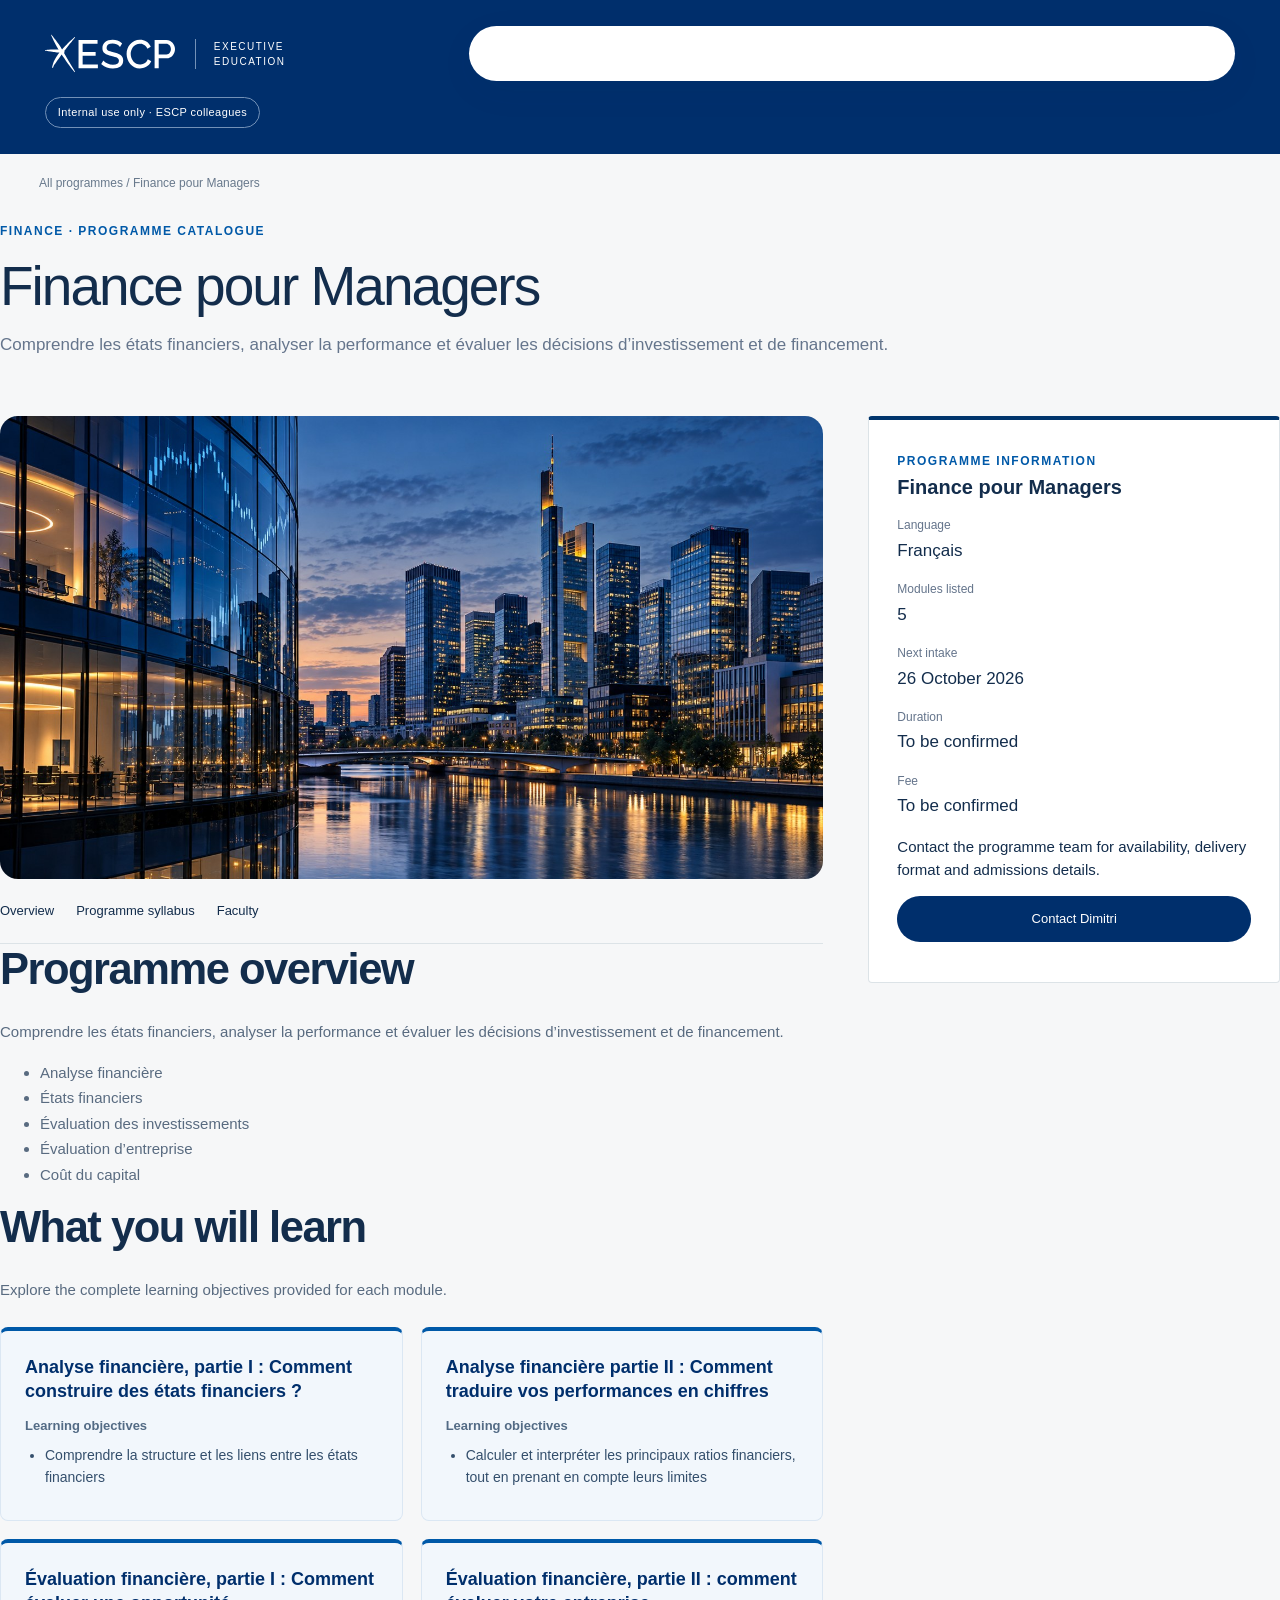
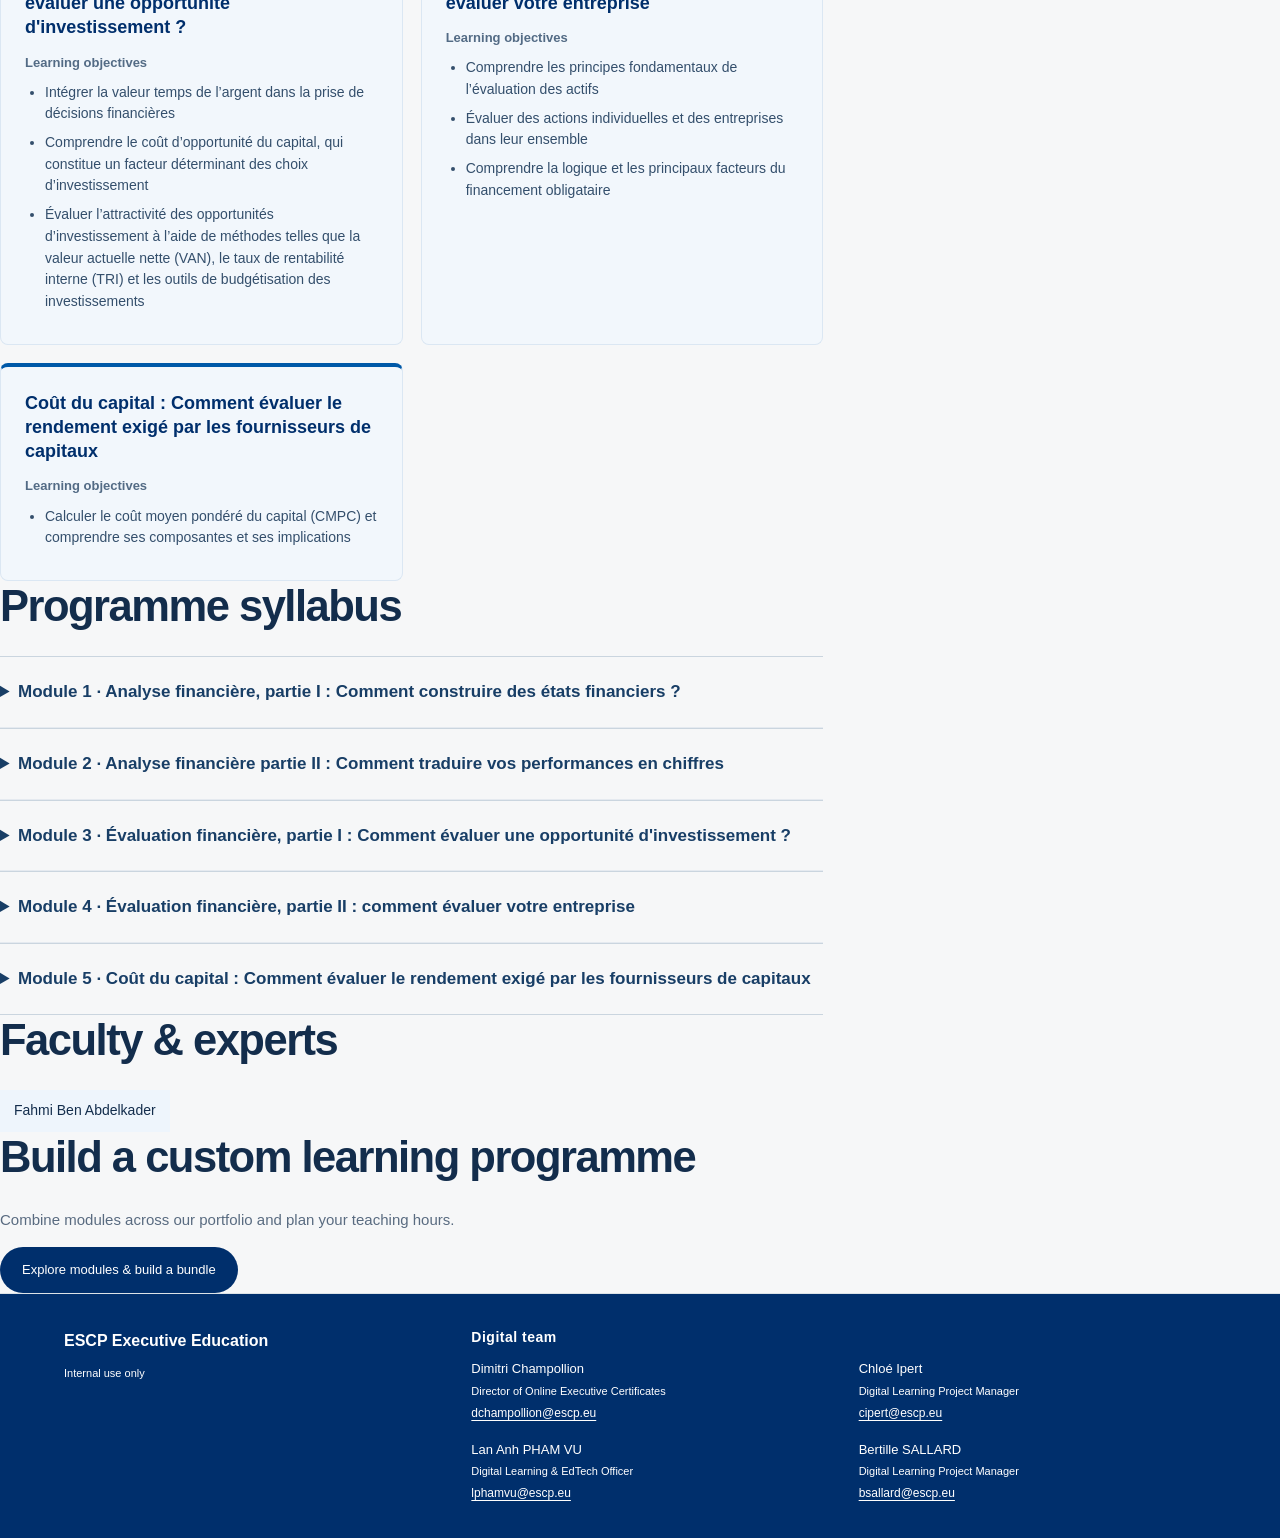
<file: finance-pour-managers.html>
<!doctype html><html lang="en"><head><meta charset="utf-8"><meta name="viewport" content="width=device-width,initial-scale=1"><title>ESCP | Finance pour Managers</title><style>
:root{--ink:#142a3d;--muted:#677481;--line:#dce3e7;--paper:#f5f6f3;--teal:#006f73;--lime:#d8eea1}*{box-sizing:border-box}body{margin:0;background:var(--paper);color:var(--ink);font:15px/1.55 Arial,sans-serif}button,input{font:inherit}header{padding:23px 5%;display:flex;align-items:center;justify-content:space-between;border-bottom:1px solid var(--line);background:#fff} .brand{font-weight:800;font-size:21px;letter-spacing:-1px}.brand span{font-size:11px;display:block;letter-spacing:2px;font-weight:500}nav{display:flex;gap:25px}a{color:inherit;text-decoration:none}nav a:hover{text-decoration:underline}.private{font-size:11px;border:1px solid var(--line);border-radius:30px;padding:7px 13px}main{max-width:1380px;margin:auto;padding:50px 5%}.eyebrow{text-transform:uppercase;letter-spacing:2px;font-size:11px;font-weight:bold;color:var(--teal)}.hero{display:grid;grid-template-columns:1.6fr 1fr;gap:70px;align-items:end}h1{font-size:clamp(40px,5vw,68px);line-height:1.06;letter-spacing:-3px;font-weight:500;margin:20px 0}h1 em{font-family:Georgia,serif;color:var(--teal)}.intro{color:var(--muted);max-width:540px;font-size:17px}.focus{border-left:3px solid var(--teal);padding:6px 0 6px 24px}.focus h3{font-size:23px;margin:8px 0;font-weight:500}.focus p{color:var(--muted)}.stats{display:grid;grid-template-columns:repeat(4,1fr);border-top:1px solid var(--line);border-bottom:1px solid var(--line);margin:40px 0}.stat{padding:21px;border-right:1px solid var(--line)}.stat:last-child{border:0}.stat b{font-size:29px;font-weight:500;display:block}.stat span{font-size:12px;color:var(--muted)}.sectiontop{display:flex;justify-content:space-between;align-items:center;gap:18px;margin:42px 0 20px}h2{font-size:29px;letter-spacing:-1px;font-weight:500;margin:0}.tools{display:flex;gap:8px;flex-wrap:wrap}button{cursor:pointer;border:1px solid var(--line);background:white;color:var(--ink);padding:8px 14px;border-radius:7px}button.active{background:var(--ink);color:white;border-color:var(--ink)}input{border:1px solid var(--line);padding:10px 13px;border-radius:7px;background:white;width:230px}.grid{display:grid;grid-template-columns:repeat(3,1fr);gap:17px}.card{background:white;border:1px solid var(--line);padding:25px;display:flex;flex-direction:column;min-height:300px;border-radius:10px;transition:transform .2s}.card:hover{transform:translateY(-3px)}.cardtop{display:flex;justify-content:space-between;gap:10px;align-items:center}.num{font:italic 23px Georgia;color:#89999f}.tag{font-size:10px;text-transform:uppercase;letter-spacing:.7px;padding:4px 9px;border-radius:20px;background:#e5f2ed;color:#24654a}.tag.explore{background:#f3eedc;color:#7f6526}h3{font-size:20px;line-height:1.25;margin:20px 0 10px}.card p{font-size:14px;color:var(--muted);margin:0 0 18px}.meta{margin-top:auto;padding-top:15px;border-top:1px solid #edf0f2;font-size:11px;color:var(--muted)}.detail{padding-top:14px;font-size:13px;color:var(--ink)}details summary{cursor:pointer;font-size:12px;color:var(--teal);margin-top:13px} .roadmap{background:var(--ink);color:white;border-radius:12px;padding:35px;margin-top:50px}.roadmap .eyebrow{color:var(--lime)}.roadmap h2{margin:10px 0 26px}.months{display:grid;grid-template-columns:repeat(6,1fr);gap:18px}.month{border-top:2px solid #435667;padding-top:14px}.month.current{border-color:var(--lime)}.month b{font-size:17px}.month p{font-size:12px;color:#c7d1da}.month small{font-size:10px;color:var(--lime);text-transform:uppercase}.objectives{display:grid;grid-template-columns:repeat(3,1fr);gap:25px;margin-top:22px}.objective{border-top:1px solid var(--line);padding-top:18px}.objective b{font-size:17px}.objective p{color:var(--muted);font-size:14px}.note{color:var(--muted);font-size:12px;margin-top:25px}footer{padding:22px 5%;border-top:1px solid var(--line);display:flex;justify-content:space-between;font-size:11px;color:var(--muted)}.empty{padding:30px;color:var(--muted)}@media(max-width:900px){.grid{grid-template-columns:repeat(2,1fr)}.hero{gap:30px}.months{grid-template-columns:repeat(3,1fr)}.sectiontop{align-items:start;flex-direction:column}}@media(max-width:600px){main{padding-top:30px}.hero,.grid,.objectives{grid-template-columns:1fr}.hero{gap:20px}h1{letter-spacing:-2px}.stats{grid-template-columns:repeat(2,1fr)}.stat{border-bottom:1px solid var(--line)}.months{grid-template-columns:repeat(2,1fr)}nav{gap:12px;font-size:12px}.private{display:none}.roadmap{padding:23px}footer{gap:20px}}

:root{--ink:#122d50;--teal:#7252a2;--lime:#f8bb66;--paper:#f7f6f3}.hero{grid-template-columns:1.5fr 1fr}.focus{background:#eee8f4;border:0;border-radius:12px;padding:28px}.cta{display:inline-block;background:var(--ink);color:white;padding:10px 15px;border-radius:6px;font-size:13px}.cta.secondary{background:#f0edf5;color:var(--ink)}.actions{display:flex;gap:8px;margin-top:18px;flex-wrap:wrap}.card{min-height:420px}.facts{display:grid;grid-template-columns:1fr 1fr;gap:9px;margin:6px 0 18px;font-size:12px}.facts strong{display:block;font-size:15px;color:var(--ink)}.comparelabel{font-size:12px;color:var(--muted);margin-top:15px;display:flex;align-items:center;gap:7px}.comparelabel input{width:auto}.calendar{display:grid;gap:0}.event{display:grid;grid-template-columns:140px 1fr auto;gap:15px;padding:18px 0;border-top:1px solid #456080;align-items:center}.event a{font-size:12px;color:var(--lime)}.event time{font-size:14px;color:var(--lime)}.tablewrap{overflow:auto}table{width:100%;border-collapse:collapse;background:white;font-size:13px}td,th{text-align:left;vertical-align:top;padding:16px;border:1px solid var(--line);min-width:130px}th{background:#eee8f4}dialog{border:0;border-radius:14px;max-width:650px;width:90%;padding:32px;color:var(--ink)}dialog::backdrop{background:#122d5088}.close{float:right}.detailtitle{font-size:29px} .steps{counter-reset:step}.objective b{display:block} .notice{background:#fff3db;padding:13px 18px;font-size:12px;border-radius:7px;margin-top:22px} @media(max-width:600px){.hero{grid-template-columns:1fr}.event{grid-template-columns:95px 1fr}.event a{grid-column:2}.card{min-height:0}} 

:root{--ink:#002f6c;--teal:#0059a8;--lime:#c8e4ff;--paper:#f6f8fb}header{border-top:5px solid #002f6c}.brand{display:flex;align-items:center;gap:20px}.brand span{max-width:110px;font-size:10px;line-height:1.5;letter-spacing:1.5px;border-left:1px solid #cbd6e4;padding-left:18px}.escp-logo{width:130px;height:55px;display:block}h1 em{color:#0059a8}.focus{background:#e7f0fa}.cta.secondary,th{background:#e7f0fa}.tag{background:#e7f0fa;color:#003e77}.video-button{background:#e7f0fa;border:0;text-align:left;color:#003e77;font-weight:bold;margin-bottom:18px;padding:13px}.video-frame{aspect-ratio:16/9;margin-top:22px}.video-frame iframe{width:100%;height:100%;border:0}button:focus-visible,a:focus-visible{outline:3px solid #4386d5;outline-offset:3px}@media(max-width:600px){header{flex-wrap:wrap;gap:16px}.brand{gap:10px}.escp-logo{width:100px}.brand span{padding-left:10px}}
 .funding{margin-top:55px;padding:35px;background:#eef3fa;border-radius:12px}.funding>p{max-width:720px}.fund-layout{display:grid;grid-template-columns:1.1fr 1fr;gap:35px;margin:28px 0}.funding label{display:block;font-size:13px;font-weight:bold;margin-bottom:18px}.funding select,.funding input{width:100%;display:block;padding:11px;margin-top:7px;border:1px solid #bac9db;border-radius:5px;background:white;color:#142a3d;font:inherit}.fundnumbers label{display:flex;flex-direction:column;justify-content:space-between}.fundnumbers{display:grid;grid-template-columns:repeat(3,1fr);gap:12px}.fundresult{background:white;padding:27px;border-radius:9px}.fundresult h3{margin-top:10px}.fundrow{display:flex;justify-content:space-between;padding:10px 0;border-bottom:1px solid #dce3e7;gap:15px}.fundrow.total{font-size:20px;color:#002f6c}.fundcheck{display:flex!important;gap:10px;align-items:flex-start;font-weight:normal!important}.fundcheck input{width:18px;margin-top:4px;flex-shrink:0}.funding details{padding:14px 0;border-bottom:1px solid #cbd6e4}.funding details summary{font-size:15px;font-weight:bold}.funding details p{max-width:750px}.fundwarning{padding:14px;background:#fff4dc;border-radius:5px;font-size:13px}@media(max-width:800px){.fund-layout{grid-template-columns:1fr}.fundnumbers{grid-template-columns:1fr}.funding{padding:22px}nav{flex-wrap:wrap}}@media print{header,.hero,.stats,#portfolio,#timeline,#register,footer,.funding form,.funding details,.funding>p{display:none}.fund-layout{display:block}.funding{padding:0;background:white}.fundresult{padding:0}}

body{background:white;color:#052c60;font-family:Arial,sans-serif}main{max-width:1400px;padding:0 5% 55px}header{border-top:0;padding:20px 5%;min-height:90px}h1,h2,h3{font-family:Arial,sans-serif}.hero{margin:0 -5.56%;display:grid;grid-template-columns:1fr 1fr;gap:0;min-height:520px;background:#f3f7fc;align-items:stretch}.herocopy{padding:70px 9%;display:flex;flex-direction:column;justify-content:center}.hero h1{font-size:clamp(44px,4.8vw,70px);letter-spacing:-2.5px;font-weight:600;line-height:1.06}.hero h1 em{font-family:inherit;font-style:normal;color:inherit}.hero-image{width:100%;height:100%;max-height:600px;object-fit:cover}.intro{font-size:17px;line-height:1.6}.spotlight{display:grid;grid-template-columns:1fr 1.15fr;gap:45px;background:#eef5fc;padding:36px;border-radius:10px;margin:35px 0 75px;align-items:center}.spotlight h2{font-size:38px;font-weight:500;margin:15px 0}.spotlight p{max-width:430px;color:#65758c}.spotlight img{width:100%;aspect-ratio:1.68;object-fit:cover;border-radius:6px}.spotlight .video-cover{background:transparent;padding:0;border:0}.spotlight .video-cover:hover{opacity:.9}.sectiontop h2{font-size:38px;line-height:1.15;max-width:700px;margin-top:12px}.grid{gap:25px}.card{padding:0;border-radius:6px;overflow:hidden;min-height:0}.card:hover{transform:translateY(-2px)}.cardimage{width:100%;height:210px;object-fit:cover}.cardbody{padding:24px;display:flex;flex-direction:column;flex:1}.card h3{font-size:23px;font-weight:500}.card .meta{border:0;padding-top:8px}.card .facts{gap:15px}.card .actions{margin-top:17px}.cta{border-radius:4px;font-size:13px;padding:12px 17px}.card .video-button{font-weight:normal;font-size:12px;margin:0 0 14px;padding:8px}.banner{margin:65px -5.56% 0;background:#063769;color:white;display:grid;grid-template-columns:1fr 1fr}.banner>div{padding:55px 10%}.banner h2{font-size:44px;line-height:1.1}.banner img{width:100%;height:100%;object-fit:cover;max-height:370px}.banner p{color:#d4e5f7}.banner .cta{background:white;color:#00356c}.crumbs{font-size:12px;color:#68798c;padding:26px 0}.coursehead{padding:25px 0 40px}.coursehead h1{max-width:1050px;font-size:clamp(38px,4.3vw,62px);letter-spacing:-2px;margin:16px 0}.course-layout{display:grid;grid-template-columns:minmax(0,2fr) minmax(260px,1fr);gap:45px;align-items:start}.coursevisual{width:100%;height:350px;object-fit:cover;border-radius:6px}.enrol{position:sticky;top:20px;padding:28px;border:1px solid #dce3e7;border-top:4px solid #00356c;border-radius:4px;background:#fff}.enrol h3{margin-top:4px}.enrol .cta{display:block;text-align:center;margin:12px 0}.enrol dl{margin:0}.enrol dt{font-size:12px;color:#64748b;margin-top:16px}.enrol dd{margin:3px 0 0;font-size:17px}.course-nav{display:flex;gap:22px;flex-wrap:wrap;padding:22px 0;border-bottom:1px solid #dce3e7;font-size:13px}.course-section{padding:32px 0;border-bottom:1px solid #dce3e7}.course-section h2{font-size:29px;margin:0 0 20px}.course-section p,.course-section li{color:#596b80;line-height:1.7}.course-section details{padding:16px 0;border-bottom:1px solid #e5eaf0}.course-section summary{font-size:16px;font-weight:bold;margin:0;line-height:1.5}.facultynames{display:flex;gap:10px;flex-wrap:wrap}.facultyname{padding:10px 14px;background:#eef5fc;font-size:14px}.fee{font-size:30px;font-weight:600;margin:18px 0}.funding{margin-top:60px}a:hover{text-decoration:underline}.cta:hover{text-decoration:none;opacity:.9}footer{background:#052c60;color:#d3e2f1;padding:35px 5%}footer a{color:white}.empty{padding:25px}.notice{font-size:13px;background:#fff4de;padding:18px;border-radius:5px;color:#655327}.stat{display:none}.stats{display:none}.tools button{border-radius:25px}.cardtop{align-items:start}.tag{white-space:nowrap}.video-frame{margin-bottom:15px}.programintro{color:#65758c;font-size:17px;max-width:900px}.fundnumbers label{display:flex;flex-direction:column;justify-content:space-between}
@media(max-width:850px){.hero{min-height:0}.herocopy{padding:45px 8%}.hero h1{font-size:44px}.course-layout{grid-template-columns:1fr}.enrol{position:static;grid-row:1}.coursevisual{height:270px}.spotlight{gap:24px;padding:25px}.cardimage{height:180px}}@media(max-width:600px){header{gap:15px}.hero,.spotlight,.banner{grid-template-columns:1fr}.hero-image{height:300px}.spotlight{margin:25px 0 45px}.spotlight h2,.sectiontop h2{font-size:30px}.hero h1{font-size:46px}.hero-image{order:2}.herocopy{padding:40px 7%}.banner img{height:230px}.banner h2{font-size:34px}.cardimage{height:210px}.coursehead h1{font-size:38px}.course-layout{gap:25px}.course-nav{gap:15px}.tag{font-size:9px}main{padding-bottom:35px}}
</style><link rel="stylesheet" href="assets/programme-details.css"><style>.module-meta{padding:14px 0 6px}.module-code{display:inline-block;margin-bottom:12px;padding:4px 9px;background:#e7f0fa;border:1px solid #cfdded;border-radius:4px;font-size:12px;color:#00356c}.module-professors{display:flex;flex-wrap:wrap;gap:12px;margin-bottom:12px}.module-professor{display:flex;align-items:center;gap:10px;max-width:100%;font-size:13px;color:#143b65}.module-professor img,.professor-initials{width:58px;height:58px;border-radius:50%;flex-shrink:0}.module-professor img{object-fit:cover;object-position:50% 25%}.professor-initials{display:grid;place-items:center;background:#edf2f8;color:#526780;font-weight:bold}.module-professor small{display:block;font-size:10px;color:#65758c;margin-top:3px}</style><style>.detail-page .syllabus-layout{display:block;grid-template-columns:minmax(0,1fr)}.detail-page .syllabus-layout>div{width:100%;max-width:none}.module-duration{display:inline-block;font-size:12px;line-height:1.5;color:#174775;background:#edf4fb;border-radius:4px;padding:5px 10px;margin:0 0 12px 8px}.duration-note{font-size:12px;color:#65758c;margin-top:24px}@media(max-width:600px){.module-duration{display:block;margin-left:0}}</style><style id="internal-team-styles">
body>header{background:#002f6c!important;color:#fff!important;border-color:#315a8c!important;flex-wrap:wrap;gap:16px}
body>header a,body>header .brand,body>header .brand span,body>header .brand small,body>header nav,body>header .internal-use{color:#fff!important}
body>header .brand span{border-color:#7391b7!important}
body>header .escp-logo .cls-1{fill:#fff!important}
.internal-use{display:inline-block;padding:6px 12px;border:1px solid #7391b7;border-radius:20px;font-size:11px;letter-spacing:.4px;white-space:nowrap}
a.cta:not(.secondary),button.cta:not(.secondary),.enquiry-card a.cta:not(.secondary){color:#fff!important}
body>footer.digital-team-footer{display:grid;grid-template-columns:1fr 2fr;gap:35px;padding:35px 5%;background:#002f6c!important;color:#fff!important;font-size:13px}
.digital-team-footer a,.digital-team-footer span,.digital-team-footer strong,.digital-team-footer h2{color:#fff!important}
.footer-heading strong{display:block;font-size:16px;margin-bottom:9px}.footer-heading span{font-size:11px}
.footer-team h2{font-size:14px;margin:0 0 14px;font-weight:bold;letter-spacing:.5px}
.footer-team ul{display:grid;grid-template-columns:repeat(2,minmax(0,1fr));gap:17px 30px;padding:0;margin:0;list-style:none}
.footer-team li span,.footer-team li a{display:block}.footer-team li a{font-size:12px;margin-top:3px;overflow-wrap:anywhere;text-decoration:underline;text-underline-offset:3px}
@media(max-width:700px){body>footer.digital-team-footer{grid-template-columns:1fr;gap:24px}.footer-team ul{grid-template-columns:1fr}body>header nav{flex-wrap:wrap}}
@media print{body>header,body>footer.digital-team-footer{display:none!important}}
</style><style>.digital-team-footer .team-role{display:block;color:#fff;font-size:11px;line-height:1.5;margin:3px 0 5px}</style><style id="learning-blocks-styles">#outcomes .learning-blocks{display:grid;grid-template-columns:repeat(2,minmax(0,1fr));gap:18px;margin-top:24px}#outcomes .learning-block{background:#f2f7fc;border:1px solid #dbe7f3;border-top:4px solid #0059a8;border-radius:8px;padding:24px;min-width:0}#outcomes .learning-block h3{color:#002f6c;font-size:18px;line-height:1.35;margin:0 0 12px}#outcomes .learning-block p{font-size:13px;margin:0 0 8px;color:#536b85}#outcomes .learning-block ul{padding-left:20px;margin:0}#outcomes .learning-block li{font-size:14px;line-height:1.55;margin:7px 0;color:#344f6c}@media(max-width:750px){#outcomes .learning-blocks{grid-template-columns:1fr}}</style></head><body class="detail-page"><header><a class="brand" href="index.html"><svg class="escp-logo" role="img" aria-label="ESCP" id="Calque_1" data-name="Calque 1" xmlns="http://www.w3.org/2000/svg" viewBox="0 0 990.33 285.51">
  <defs>
    <style>
      .cls-1 {
        fill: #280092;
      }
    
:root{--ink:#002f6c;--teal:#0059a8;--lime:#c8e4ff;--paper:#f6f8fb}header{border-top:5px solid #002f6c}.brand{display:flex;align-items:center;gap:20px}.brand span{max-width:110px;font-size:10px;line-height:1.5;letter-spacing:1.5px;border-left:1px solid #cbd6e4;padding-left:18px}.escp-logo{width:130px;height:55px;display:block}h1 em{color:#0059a8}.focus{background:#e7f0fa}.cta.secondary,th{background:#e7f0fa}.tag{background:#e7f0fa;color:#003e77}.video-button{background:#e7f0fa;border:0;text-align:left;color:#003e77;font-weight:bold;margin-bottom:18px;padding:13px}.video-frame{aspect-ratio:16/9;margin-top:22px}.video-frame iframe{width:100%;height:100%;border:0}button:focus-visible,a:focus-visible{outline:3px solid #4386d5;outline-offset:3px}@media(max-width:600px){header{flex-wrap:wrap;gap:16px}.brand{gap:10px}.escp-logo{width:100px}.brand span{padding-left:10px}}
 .funding{margin-top:55px;padding:35px;background:#eef3fa;border-radius:12px}.funding>p{max-width:720px}.fund-layout{display:grid;grid-template-columns:1.1fr 1fr;gap:35px;margin:28px 0}.funding label{display:block;font-size:13px;font-weight:bold;margin-bottom:18px}.funding select,.funding input{width:100%;display:block;padding:11px;margin-top:7px;border:1px solid #bac9db;border-radius:5px;background:white;color:#142a3d;font:inherit}.fundnumbers label{display:flex;flex-direction:column;justify-content:space-between}.fundnumbers{display:grid;grid-template-columns:repeat(3,1fr);gap:12px}.fundresult{background:white;padding:27px;border-radius:9px}.fundresult h3{margin-top:10px}.fundrow{display:flex;justify-content:space-between;padding:10px 0;border-bottom:1px solid #dce3e7;gap:15px}.fundrow.total{font-size:20px;color:#002f6c}.fundcheck{display:flex!important;gap:10px;align-items:flex-start;font-weight:normal!important}.fundcheck input{width:18px;margin-top:4px;flex-shrink:0}.funding details{padding:14px 0;border-bottom:1px solid #cbd6e4}.funding details summary{font-size:15px;font-weight:bold}.funding details p{max-width:750px}.fundwarning{padding:14px;background:#fff4dc;border-radius:5px;font-size:13px}@media(max-width:800px){.fund-layout{grid-template-columns:1fr}.fundnumbers{grid-template-columns:1fr}.funding{padding:22px}nav{flex-wrap:wrap}}@media print{header,.hero,.stats,#portfolio,#timeline,#register,footer,.funding form,.funding details,.funding>p{display:none}.fund-layout{display:block}.funding{padding:0;background:white}.fundresult{padding:0}}
</style>
  </defs>
  <polygon class="cls-1" points="286.74 159.13 385.76 159.13 385.76 130.77 286.74 130.77 286.74 68.45 400.31 68.45 400.31 39.23 255.49 39.23 255.49 254.99 402.88 254.99 402.88 225.77 286.74 225.77 286.74 159.13"/>
  <path class="cls-1" d="M521.15,132.92c-40.12-8.86-51.79-14.34-51.79-33.59,0-21.44,15.38-32.31,45.72-32.31,21.32,0,39.96,7.28,51.14,19.96l5.07,5.76,16.11-26.77-3.54-3.14c-18.67-16.61-41.72-25.02-68.5-25.02-48.01,0-77.84,24.68-77.84,64.41,0,35.96,24.31,48.4,69.16,58.8,39.97,9.15,56.68,16.29,56.68,36.77s-15.38,29.72-45.72,29.72-55.85-13.65-67.81-26.42l-5.05-5.39-16.34,26.86,3.63,3.16c23.71,20.59,52.31,31.03,85,31.03,50.01,0,78.69-22.22,78.69-60.96,0-42.84-35.3-54.17-74.63-62.84h.02Z"/>
  <path class="cls-1" d="M780.55,192.4c-12.46,25.69-38.73,34.81-57.43,34.81-38.08,0-70.27-36.81-70.27-80.38,0-38.41,24.32-79.23,69.42-79.23,11.76,0,40.66,3.23,55.14,33.08l2.73,5.64,25.27-15.76-2.15-4.6c-14.04-29.98-43.9-47.87-79.86-47.87-63.72,0-101.79,54.7-101.79,107.59s40.33,111.04,100.37,111.04c31.53,0,70.98-17.49,85.36-50.92l2.09-4.88-26.34-13.75-2.54,5.22Z"/>
  <path class="cls-1" d="M866.21,68.36h57.43c19.55,0,35.45,18.24,35.45,40.66,0,19.99-11.82,41.24-33.74,41.24h-59.14v-81.89h0ZM924.49,39.14h-89.53v215.75h31.25v-75.42h60c39.61,0,64.13-36.57,64.13-70.46s-27.04-69.88-65.85-69.88Z"/>
  <path class="cls-1" d="M219.39,264.53c-25.55-40.41-51.27-85.07-75.49-127.48,1.39-.14,2.67-.8,3.68-1.93,1.44-1.61,1.82-3.72,1.64-5.89-.16-2.03-1.29-3.64-3.53-4.89,2.63-2.91,6.23-6.93,6.23-6.93,5.91-6.07,10.85-13.26,15.63-20.21,1.73-2.52,15.74-20.59,15.74-20.59l.11-.11c2.72-3.26,5.87-7.11,9.28-11.25,11.67-14.22,26.86-33.53,34.44-42.85,1.79-2.24,1.97-3.79,1.06-4.75-.73-.71-2.76-.69-4.48,1.17-9.63,9.75-21.68,19.23-32.15,29.09-5.27,4.96-22.19,22.68-25.47,25.65-5.98,5.43-10.39,11.31-15.62,16.75-6.99,7.29-14.53,14.11-20.56,21.03-3.28-5.39-10.43-17.68-13.57-22.22-2.81-4.06-9.13-13.94-11.01-16.32-4.82-6.09-17.49-23.14-18.75-24.82,0,0-4.7-6.73-6.92-9.34,0,0-23.98-30.27-29.04-36.45-1.26-1.63-2.34-2.73-3.69-1.92-1.24.94-1.04,2.22-.14,4.12.57,1.11,18.43,39.18,18.43,39.18,2.7,5.65,17.03,32.33,19.82,37.5,4.13,7.66,8.41,15.59,13.24,23.07,2.12,3.25,4.41,6.44,6.68,9.59-1.48.02-20.09-.43-23.58-.51-3.09-.07-8.47-.22-11.43-.3-6.49-.17-14.48.3-26.02.3l-18.95.56c-1.83,0-15.92,1.51-18.65,1.96-.9.15-2.09.48-2.76.58-1.66.27-3.22.89-3.53,2.38-.38,2.06,3.53,1.98,4.47,2.35,8.89,1.89,21.7,3.64,23.65,3.92q13.8,1.96,37.45,5.88c2.68.44,28.39,4.1,31.46,4.46,3.08.36,10.12-.05,13.08.34-14.07,17.35-27.47,38.29-38.11,58.02-8.57,15.89-12.63,33.27-16.54,49.03-.78,3.1-2.49,9.14,1.48,9.63,3.88.48,6.26-6.52,6.26-6.52,4.79-13.72,15.1-25.71,23.08-37.53.88-1.3,14.57-20.66,24.7-34.17,1.29-1.87,14.86-23.1,16.11-24.42,3.67,4.45,7.76,13.43,11.51,18.77,7.27,10.35,14.7,19.41,21.47,31.65,15.56,23.98,53.61,69.57,60.74,79.56.98,1.37,2.26,3.06,4.21,4.47,1.15.83,2.48,1.72,3.4,1.22,1.75-.96.61-2.53-.04-4.2-.38-.98-.84-1.93-1.36-2.85l-4.91-8.82c-.82-1.71-1.74-3.36-2.75-4.97Z"/>
</svg><span>EXECUTIVE EDUCATION</span></a><nav><a href="design-programme.html">Design a programme</a><a href="index.html#portfolio">Programmes</a><a href="index.html#timeline">Intake calendar</a><a href="index.html#funding">CPF &amp; competency blocks</a><a href="https://decisionmaking.thinkific.com/collections" target="_blank" rel="noopener noreferrer">Capsule courses</a></nav><span class="internal-use">Internal use only · ESCP colleagues</span></header><main><div class="crumbs"><a href="index.html#portfolio">All programmes</a> / Finance pour Managers</div><section class="coursehead"><span class="eyebrow">Finance · Programme catalogue</span><h1>Finance pour Managers</h1><p class="programintro">Comprendre les états financiers, analyser la performance et évaluer les décisions d’investissement et de financement.</p></section><div class="course-layout"><div><img class="coursevisual" src="assets/finance.jpg" alt="Finance subject illustration"><nav class="course-nav"><a href="#overview">Overview</a><a href="#curriculum">Programme syllabus</a><a href="#faculty">Faculty</a></nav><section class="course-section" id="overview"><h2>Programme overview</h2><p>Comprendre les états financiers, analyser la performance et évaluer les décisions d’investissement et de financement.</p><div class="course-topics" aria-label="Programme topics"><ul><li>Analyse financière</li><li>États financiers</li><li>Évaluation des investissements</li><li>Évaluation d’entreprise</li><li>Coût du capital</li></ul></div></section><section class="detail-section course-section" id="outcomes"><h2>What you will learn</h2><p>Explore the complete learning objectives provided for each module.</p><div class="learning-blocks"><article class="learning-block"><h3>Analyse financière, partie I : Comment construire des états financiers ?</h3><p><strong>Learning objectives</strong></p><ul><li>Comprendre la structure et les liens entre les états financiers</li></ul></article><article class="learning-block"><h3>Analyse financière partie II : Comment traduire vos performances en chiffres</h3><p><strong>Learning objectives</strong></p><ul><li>Calculer et interpréter les principaux ratios financiers, tout en prenant en compte leurs limites</li></ul></article><article class="learning-block"><h3>Évaluation financière, partie I : Comment évaluer une opportunité d'investissement ?</h3><p><strong>Learning objectives</strong></p><ul><li>Intégrer la valeur temps de l’argent dans la prise de décisions financières</li><li>Comprendre le coût d’opportunité du capital, qui constitue un facteur déterminant des choix d’investissement</li><li>Évaluer l’attractivité des opportunités d’investissement à l’aide de méthodes telles que la valeur actuelle nette (VAN), le taux de rentabilité interne (TRI) et les outils de budgétisation des investissements</li></ul></article><article class="learning-block"><h3>Évaluation financière, partie II : comment évaluer votre entreprise</h3><p><strong>Learning objectives</strong></p><ul><li>Comprendre les principes fondamentaux de l’évaluation des actifs</li><li>Évaluer des actions individuelles et des entreprises dans leur ensemble</li><li>Comprendre la logique et les principaux facteurs du financement obligataire</li></ul></article><article class="learning-block"><h3>Coût du capital : Comment évaluer le rendement exigé par les fournisseurs de capitaux</h3><p><strong>Learning objectives</strong></p><ul><li>Calculer le coût moyen pondéré du capital (CMPC) et comprendre ses composantes et ses implications</li></ul></article></div></section><section class="course-section" id="curriculum"><h2>Programme syllabus</h2><details><summary>Module 1 · Analyse financière, partie I : Comment construire des états financiers ?</summary><div class="module-meta"><span class="module-code">Course code: <strong>CORFI-01</strong></span><span class="module-duration">Recorded video: 2 h 35 min</span><div class="module-professors"><div class="module-professor"><img src="assets/faculty/fahmi.jpg" alt="Fahmi Ben Abdelkader" loading="lazy" width="58" height="58"><span>Fahmi Ben Abdelkader</span></div></div></div><p class="bundle-module-link"><a class="cta secondary" href="design-programme.html?module=CORFI-01">Design a programme with this module</a></p><div class="module-objectives" data-course-code="CORFI-01"><p><strong>Learning objectives</strong></p><ul><li>Comprendre la structure et les liens entre les états financiers</li></ul></div></details><details><summary>Module 2 · Analyse financière partie II : Comment traduire vos performances en chiffres</summary><div class="module-meta"><span class="module-code">Course code: <strong>CORFI-02</strong></span><span class="module-duration">Recorded video: 6 h 21 min</span><div class="module-professors"><div class="module-professor"><img src="assets/faculty/fahmi.jpg" alt="Fahmi Ben Abdelkader" loading="lazy" width="58" height="58"><span>Fahmi Ben Abdelkader</span></div></div></div><p class="bundle-module-link"><a class="cta secondary" href="design-programme.html?module=CORFI-02">Design a programme with this module</a></p><div class="module-objectives" data-course-code="CORFI-02"><p><strong>Learning objectives</strong></p><ul><li>Calculer et interpréter les principaux ratios financiers, tout en prenant en compte leurs limites</li></ul></div></details><details><summary>Module 3 · Évaluation financière, partie I : Comment évaluer une opportunité d'investissement ?</summary><div class="module-meta"><span class="module-code">Course code: <strong>CORFI-03</strong></span><span class="module-duration">Recorded video: 6 h 24 min</span><div class="module-professors"><div class="module-professor"><img src="assets/faculty/fahmi.jpg" alt="Fahmi Ben Abdelkader" loading="lazy" width="58" height="58"><span>Fahmi Ben Abdelkader</span></div></div></div><p class="bundle-module-link"><a class="cta secondary" href="design-programme.html?module=CORFI-03">Design a programme with this module</a></p><div class="module-objectives" data-course-code="CORFI-03"><p><strong>Learning objectives</strong></p><ul><li>Intégrer la valeur temps de l’argent dans la prise de décisions financières</li><li>Comprendre le coût d’opportunité du capital, qui constitue un facteur déterminant des choix d’investissement</li><li>Évaluer l’attractivité des opportunités d’investissement à l’aide de méthodes telles que la valeur actuelle nette (VAN), le taux de rentabilité interne (TRI) et les outils de budgétisation des investissements</li></ul></div></details><details><summary>Module 4 · Évaluation financière, partie II : comment évaluer votre entreprise</summary><div class="module-meta"><span class="module-code">Course code: <strong>CORFI-04</strong></span><span class="module-duration">Recorded video: 3 h 43 min</span><div class="module-professors"><div class="module-professor"><img src="assets/faculty/fahmi.jpg" alt="Fahmi Ben Abdelkader" loading="lazy" width="58" height="58"><span>Fahmi Ben Abdelkader</span></div></div></div><p class="bundle-module-link"><a class="cta secondary" href="design-programme.html?module=CORFI-04">Design a programme with this module</a></p><div class="module-objectives" data-course-code="CORFI-04"><p><strong>Learning objectives</strong></p><ul><li>Comprendre les principes fondamentaux de l’évaluation des actifs</li><li>Évaluer des actions individuelles et des entreprises dans leur ensemble</li><li>Comprendre la logique et les principaux facteurs du financement obligataire</li></ul></div></details><details><summary>Module 5 · Coût du capital : Comment évaluer le rendement exigé par les fournisseurs de capitaux</summary><div class="module-meta"><span class="module-code">Course code: <strong>CORFI-05</strong></span><span class="module-duration">Recorded video: 3 h 45 min</span><div class="module-professors"><div class="module-professor"><img src="assets/faculty/fahmi.jpg" alt="Fahmi Ben Abdelkader" loading="lazy" width="58" height="58"><span>Fahmi Ben Abdelkader</span></div></div></div><p class="bundle-module-link"><a class="cta secondary" href="design-programme.html?module=CORFI-05">Design a programme with this module</a></p><div class="module-objectives" data-course-code="CORFI-05"><p><strong>Learning objectives</strong></p><ul><li>Calculer le coût moyen pondéré du capital (CMPC) et comprendre ses composantes et ses implications</li></ul></div></details></section><section class="course-section" id="faculty"><h2>Faculty & experts</h2><div class="facultynames"><span class="facultyname">Fahmi Ben Abdelkader</span></div></section></div><aside class="enrol"><span class="eyebrow">Programme information</span><h3>Finance pour Managers</h3><dl><dt>Language</dt><dd>Français</dd><dt>Modules listed</dt><dd>5</dd><dt>Next intake</dt><dd>26 October 2026</dd><dt>Duration</dt><dd>To be confirmed</dd><dt>Fee</dt><dd>To be confirmed</dd></dl><p>Contact the programme team for availability, delivery format and admissions details.</p><a class="cta" href="mailto:dchampollion@escp.eu?subject=Finance%20pour%20Managers">Contact Dimitri</a></aside></div><section class="course-section"><h2>Build a custom learning programme</h2><p>Combine modules across our portfolio and plan your teaching hours.</p><a class="cta" href="design-programme.html">Explore modules & build a bundle</a></section></main><footer class="digital-team-footer"><div class="footer-heading"><strong>ESCP Executive Education</strong><span>Internal use only</span></div><div class="footer-team"><h2>Digital team</h2><ul><li><span>Dimitri Champollion</span><small class="team-role">Director of Online Executive Certificates</small><a href="mailto:dchampollion@escp.eu">dchampollion@escp.eu</a></li><li><span>Chloé Ipert</span><small class="team-role">Digital Learning Project Manager</small><a href="mailto:cipert@escp.eu">cipert@escp.eu</a></li><li><span>Lan Anh PHAM VU</span><small class="team-role">Digital Learning &amp; EdTech Officer</small><a href="mailto:lphamvu@escp.eu">lphamvu@escp.eu</a></li><li><span>Bertille SALLARD</span><small class="team-role">Digital Learning Project Manager</small><a href="mailto:bsallard@escp.eu">bsallard@escp.eu</a></li></ul></div></footer></body></html>
</file>
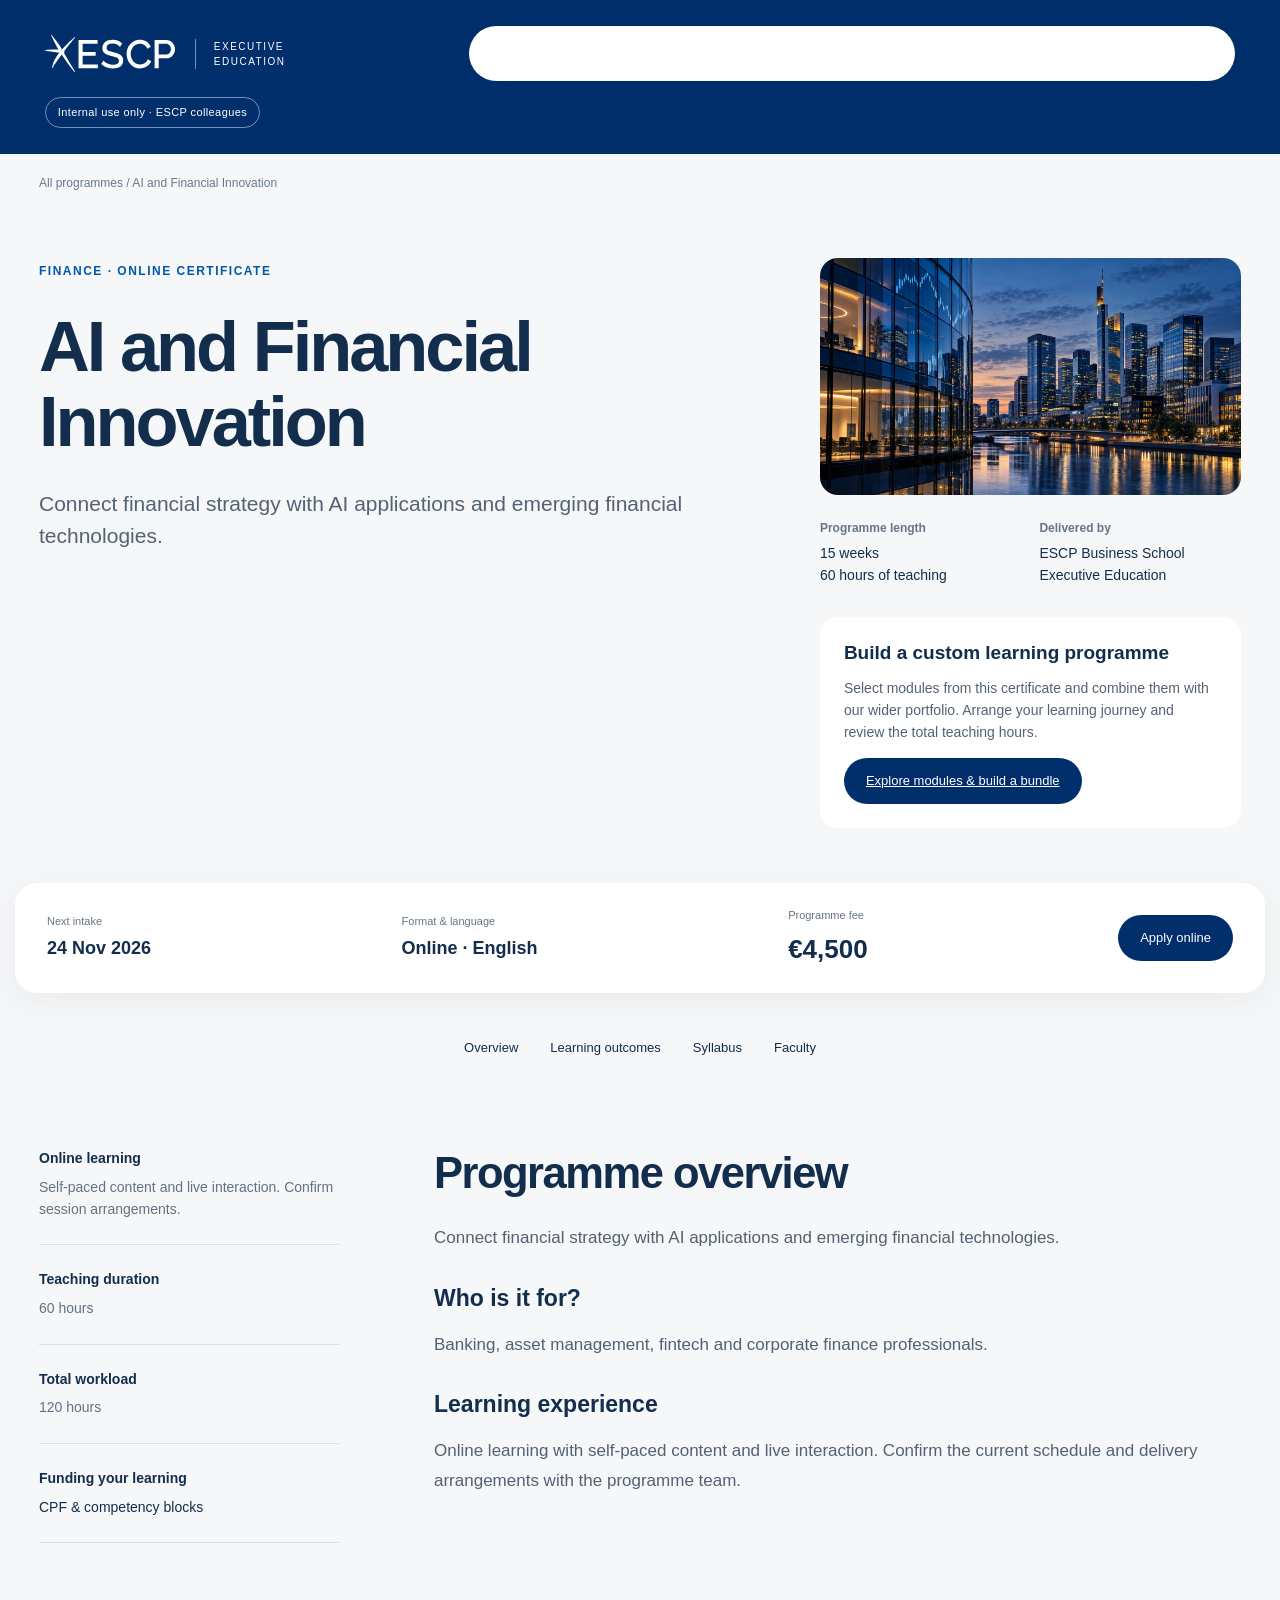
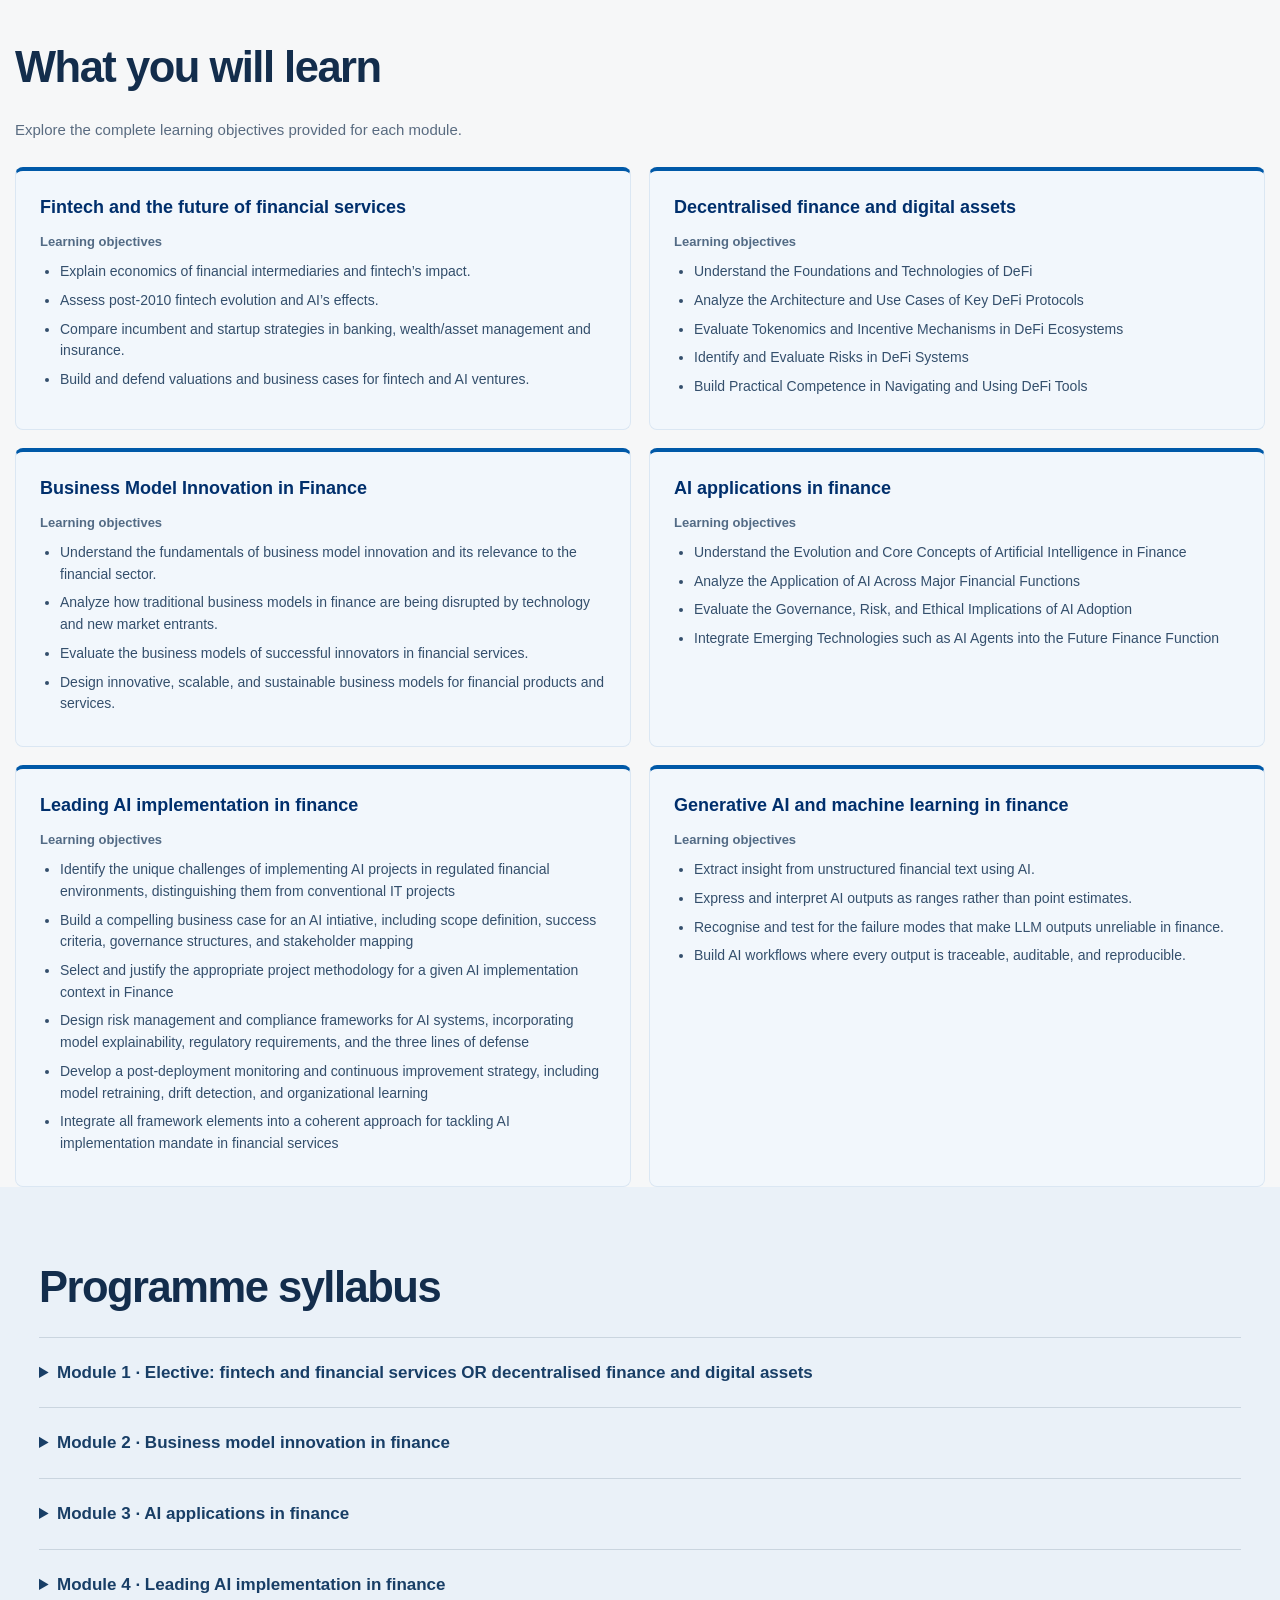
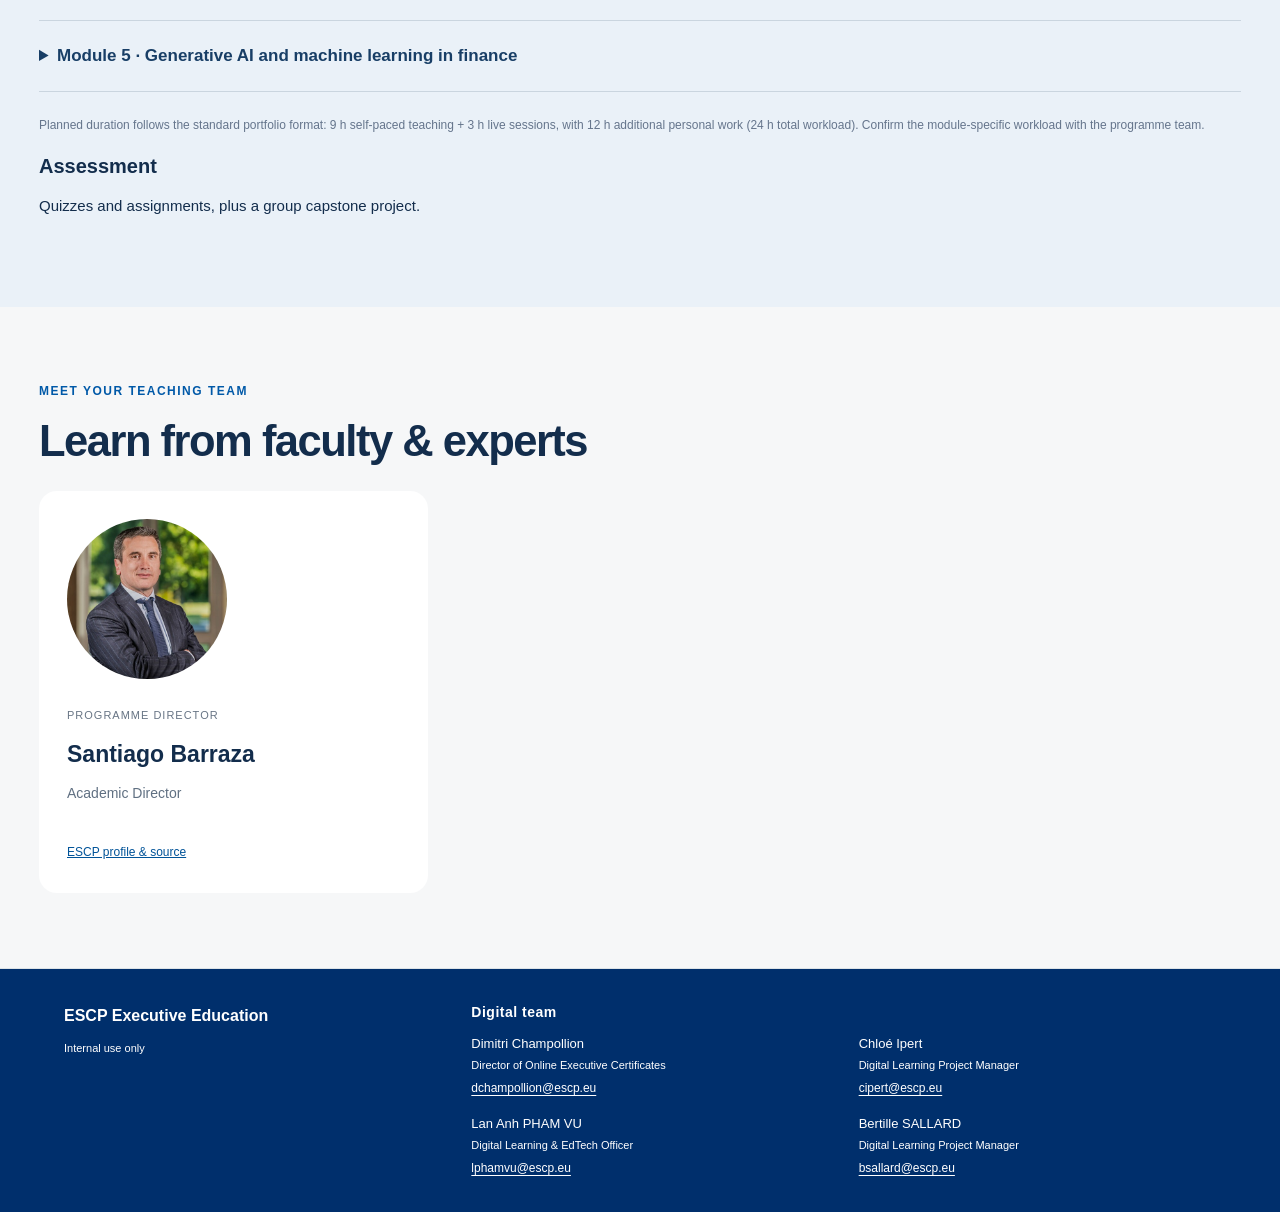
<file: financial-innovation-ai.html>
<!doctype html><html lang="en"><head><meta charset="utf-8"><meta name="viewport" content="width=device-width,initial-scale=1"><title>AI and Financial Innovation | ESCP Online</title><style>
:root{--ink:#142a3d;--muted:#677481;--line:#dce3e7;--paper:#f5f6f3;--teal:#006f73;--lime:#d8eea1}*{box-sizing:border-box}body{margin:0;background:var(--paper);color:var(--ink);font:15px/1.55 Arial,sans-serif}button,input{font:inherit}header{padding:23px 5%;display:flex;align-items:center;justify-content:space-between;border-bottom:1px solid var(--line);background:#fff} .brand{font-weight:800;font-size:21px;letter-spacing:-1px}.brand span{font-size:11px;display:block;letter-spacing:2px;font-weight:500}nav{display:flex;gap:25px}a{color:inherit;text-decoration:none}nav a:hover{text-decoration:underline}.private{font-size:11px;border:1px solid var(--line);border-radius:30px;padding:7px 13px}main{max-width:1380px;margin:auto;padding:50px 5%}.eyebrow{text-transform:uppercase;letter-spacing:2px;font-size:11px;font-weight:bold;color:var(--teal)}.hero{display:grid;grid-template-columns:1.6fr 1fr;gap:70px;align-items:end}h1{font-size:clamp(40px,5vw,68px);line-height:1.06;letter-spacing:-3px;font-weight:500;margin:20px 0}h1 em{font-family:Georgia,serif;color:var(--teal)}.intro{color:var(--muted);max-width:540px;font-size:17px}.focus{border-left:3px solid var(--teal);padding:6px 0 6px 24px}.focus h3{font-size:23px;margin:8px 0;font-weight:500}.focus p{color:var(--muted)}.stats{display:grid;grid-template-columns:repeat(4,1fr);border-top:1px solid var(--line);border-bottom:1px solid var(--line);margin:40px 0}.stat{padding:21px;border-right:1px solid var(--line)}.stat:last-child{border:0}.stat b{font-size:29px;font-weight:500;display:block}.stat span{font-size:12px;color:var(--muted)}.sectiontop{display:flex;justify-content:space-between;align-items:center;gap:18px;margin:42px 0 20px}h2{font-size:29px;letter-spacing:-1px;font-weight:500;margin:0}.tools{display:flex;gap:8px;flex-wrap:wrap}button{cursor:pointer;border:1px solid var(--line);background:white;color:var(--ink);padding:8px 14px;border-radius:7px}button.active{background:var(--ink);color:white;border-color:var(--ink)}input{border:1px solid var(--line);padding:10px 13px;border-radius:7px;background:white;width:230px}.grid{display:grid;grid-template-columns:repeat(3,1fr);gap:17px}.card{background:white;border:1px solid var(--line);padding:25px;display:flex;flex-direction:column;min-height:300px;border-radius:10px;transition:transform .2s}.card:hover{transform:translateY(-3px)}.cardtop{display:flex;justify-content:space-between;gap:10px;align-items:center}.num{font:italic 23px Georgia;color:#89999f}.tag{font-size:10px;text-transform:uppercase;letter-spacing:.7px;padding:4px 9px;border-radius:20px;background:#e5f2ed;color:#24654a}.tag.explore{background:#f3eedc;color:#7f6526}h3{font-size:20px;line-height:1.25;margin:20px 0 10px}.card p{font-size:14px;color:var(--muted);margin:0 0 18px}.meta{margin-top:auto;padding-top:15px;border-top:1px solid #edf0f2;font-size:11px;color:var(--muted)}.detail{padding-top:14px;font-size:13px;color:var(--ink)}details summary{cursor:pointer;font-size:12px;color:var(--teal);margin-top:13px} .roadmap{background:var(--ink);color:white;border-radius:12px;padding:35px;margin-top:50px}.roadmap .eyebrow{color:var(--lime)}.roadmap h2{margin:10px 0 26px}.months{display:grid;grid-template-columns:repeat(6,1fr);gap:18px}.month{border-top:2px solid #435667;padding-top:14px}.month.current{border-color:var(--lime)}.month b{font-size:17px}.month p{font-size:12px;color:#c7d1da}.month small{font-size:10px;color:var(--lime);text-transform:uppercase}.objectives{display:grid;grid-template-columns:repeat(3,1fr);gap:25px;margin-top:22px}.objective{border-top:1px solid var(--line);padding-top:18px}.objective b{font-size:17px}.objective p{color:var(--muted);font-size:14px}.note{color:var(--muted);font-size:12px;margin-top:25px}footer{padding:22px 5%;border-top:1px solid var(--line);display:flex;justify-content:space-between;font-size:11px;color:var(--muted)}.empty{padding:30px;color:var(--muted)}@media(max-width:900px){.grid{grid-template-columns:repeat(2,1fr)}.hero{gap:30px}.months{grid-template-columns:repeat(3,1fr)}.sectiontop{align-items:start;flex-direction:column}}@media(max-width:600px){main{padding-top:30px}.hero,.grid,.objectives{grid-template-columns:1fr}.hero{gap:20px}h1{letter-spacing:-2px}.stats{grid-template-columns:repeat(2,1fr)}.stat{border-bottom:1px solid var(--line)}.months{grid-template-columns:repeat(2,1fr)}nav{gap:12px;font-size:12px}.private{display:none}.roadmap{padding:23px}footer{gap:20px}}

:root{--ink:#122d50;--teal:#7252a2;--lime:#f8bb66;--paper:#f7f6f3}.hero{grid-template-columns:1.5fr 1fr}.focus{background:#eee8f4;border:0;border-radius:12px;padding:28px}.cta{display:inline-block;background:var(--ink);color:white;padding:10px 15px;border-radius:6px;font-size:13px}.cta.secondary{background:#f0edf5;color:var(--ink)}.actions{display:flex;gap:8px;margin-top:18px;flex-wrap:wrap}.card{min-height:420px}.facts{display:grid;grid-template-columns:1fr 1fr;gap:9px;margin:6px 0 18px;font-size:12px}.facts strong{display:block;font-size:15px;color:var(--ink)}.comparelabel{font-size:12px;color:var(--muted);margin-top:15px;display:flex;align-items:center;gap:7px}.comparelabel input{width:auto}.calendar{display:grid;gap:0}.event{display:grid;grid-template-columns:140px 1fr auto;gap:15px;padding:18px 0;border-top:1px solid #456080;align-items:center}.event a{font-size:12px;color:var(--lime)}.event time{font-size:14px;color:var(--lime)}.tablewrap{overflow:auto}table{width:100%;border-collapse:collapse;background:white;font-size:13px}td,th{text-align:left;vertical-align:top;padding:16px;border:1px solid var(--line);min-width:130px}th{background:#eee8f4}dialog{border:0;border-radius:14px;max-width:650px;width:90%;padding:32px;color:var(--ink)}dialog::backdrop{background:#122d5088}.close{float:right}.detailtitle{font-size:29px} .steps{counter-reset:step}.objective b{display:block} .notice{background:#fff3db;padding:13px 18px;font-size:12px;border-radius:7px;margin-top:22px} @media(max-width:600px){.hero{grid-template-columns:1fr}.event{grid-template-columns:95px 1fr}.event a{grid-column:2}.card{min-height:0}} 

:root{--ink:#002f6c;--teal:#0059a8;--lime:#c8e4ff;--paper:#f6f8fb}header{border-top:5px solid #002f6c}.brand{display:flex;align-items:center;gap:20px}.brand span{max-width:110px;font-size:10px;line-height:1.5;letter-spacing:1.5px;border-left:1px solid #cbd6e4;padding-left:18px}.escp-logo{width:130px;height:55px;display:block}h1 em{color:#0059a8}.focus{background:#e7f0fa}.cta.secondary,th{background:#e7f0fa}.tag{background:#e7f0fa;color:#003e77}.video-button{background:#e7f0fa;border:0;text-align:left;color:#003e77;font-weight:bold;margin-bottom:18px;padding:13px}.video-frame{aspect-ratio:16/9;margin-top:22px}.video-frame iframe{width:100%;height:100%;border:0}button:focus-visible,a:focus-visible{outline:3px solid #4386d5;outline-offset:3px}@media(max-width:600px){header{flex-wrap:wrap;gap:16px}.brand{gap:10px}.escp-logo{width:100px}.brand span{padding-left:10px}}
 .funding{margin-top:55px;padding:35px;background:#eef3fa;border-radius:12px}.funding>p{max-width:720px}.fund-layout{display:grid;grid-template-columns:1.1fr 1fr;gap:35px;margin:28px 0}.funding label{display:block;font-size:13px;font-weight:bold;margin-bottom:18px}.funding select,.funding input{width:100%;display:block;padding:11px;margin-top:7px;border:1px solid #bac9db;border-radius:5px;background:white;color:#142a3d;font:inherit}.fundnumbers label{display:flex;flex-direction:column;justify-content:space-between}.fundnumbers{display:grid;grid-template-columns:repeat(3,1fr);gap:12px}.fundresult{background:white;padding:27px;border-radius:9px}.fundresult h3{margin-top:10px}.fundrow{display:flex;justify-content:space-between;padding:10px 0;border-bottom:1px solid #dce3e7;gap:15px}.fundrow.total{font-size:20px;color:#002f6c}.fundcheck{display:flex!important;gap:10px;align-items:flex-start;font-weight:normal!important}.fundcheck input{width:18px;margin-top:4px;flex-shrink:0}.funding details{padding:14px 0;border-bottom:1px solid #cbd6e4}.funding details summary{font-size:15px;font-weight:bold}.funding details p{max-width:750px}.fundwarning{padding:14px;background:#fff4dc;border-radius:5px;font-size:13px}@media(max-width:800px){.fund-layout{grid-template-columns:1fr}.fundnumbers{grid-template-columns:1fr}.funding{padding:22px}nav{flex-wrap:wrap}}@media print{header,.hero,.stats,#portfolio,#timeline,#register,footer,.funding form,.funding details,.funding>p{display:none}.fund-layout{display:block}.funding{padding:0;background:white}.fundresult{padding:0}}

body{background:white;color:#052c60;font-family:Arial,sans-serif}main{max-width:1400px;padding:0 5% 55px}header{border-top:0;padding:20px 5%;min-height:90px}h1,h2,h3{font-family:Arial,sans-serif}.hero{margin:0 -5.56%;display:grid;grid-template-columns:1fr 1fr;gap:0;min-height:520px;background:#f3f7fc;align-items:stretch}.herocopy{padding:70px 9%;display:flex;flex-direction:column;justify-content:center}.hero h1{font-size:clamp(44px,4.8vw,70px);letter-spacing:-2.5px;font-weight:600;line-height:1.06}.hero h1 em{font-family:inherit;font-style:normal;color:inherit}.hero-image{width:100%;height:100%;max-height:600px;object-fit:cover}.intro{font-size:17px;line-height:1.6}.spotlight{display:grid;grid-template-columns:1fr 1.15fr;gap:45px;background:#eef5fc;padding:36px;border-radius:10px;margin:35px 0 75px;align-items:center}.spotlight h2{font-size:38px;font-weight:500;margin:15px 0}.spotlight p{max-width:430px;color:#65758c}.spotlight img{width:100%;aspect-ratio:1.68;object-fit:cover;border-radius:6px}.spotlight .video-cover{background:transparent;padding:0;border:0}.spotlight .video-cover:hover{opacity:.9}.sectiontop h2{font-size:38px;line-height:1.15;max-width:700px;margin-top:12px}.grid{gap:25px}.card{padding:0;border-radius:6px;overflow:hidden;min-height:0}.card:hover{transform:translateY(-2px)}.cardimage{width:100%;height:210px;object-fit:cover}.cardbody{padding:24px;display:flex;flex-direction:column;flex:1}.card h3{font-size:23px;font-weight:500}.card .meta{border:0;padding-top:8px}.card .facts{gap:15px}.card .actions{margin-top:17px}.cta{border-radius:4px;font-size:13px;padding:12px 17px}.card .video-button{font-weight:normal;font-size:12px;margin:0 0 14px;padding:8px}.banner{margin:65px -5.56% 0;background:#063769;color:white;display:grid;grid-template-columns:1fr 1fr}.banner>div{padding:55px 10%}.banner h2{font-size:44px;line-height:1.1}.banner img{width:100%;height:100%;object-fit:cover;max-height:370px}.banner p{color:#d4e5f7}.banner .cta{background:white;color:#00356c}.crumbs{font-size:12px;color:#68798c;padding:26px 0}.coursehead{padding:25px 0 40px}.coursehead h1{max-width:1050px;font-size:clamp(38px,4.3vw,62px);letter-spacing:-2px;margin:16px 0}.course-layout{display:grid;grid-template-columns:minmax(0,2fr) minmax(260px,1fr);gap:45px;align-items:start}.coursevisual{width:100%;height:350px;object-fit:cover;border-radius:6px}.enrol{position:sticky;top:20px;padding:28px;border:1px solid #dce3e7;border-top:4px solid #00356c;border-radius:4px;background:#fff}.enrol h3{margin-top:4px}.enrol .cta{display:block;text-align:center;margin:12px 0}.enrol dl{margin:0}.enrol dt{font-size:12px;color:#64748b;margin-top:16px}.enrol dd{margin:3px 0 0;font-size:17px}.course-nav{display:flex;gap:22px;flex-wrap:wrap;padding:22px 0;border-bottom:1px solid #dce3e7;font-size:13px}.course-section{padding:32px 0;border-bottom:1px solid #dce3e7}.course-section h2{font-size:29px;margin:0 0 20px}.course-section p,.course-section li{color:#596b80;line-height:1.7}.course-section details{padding:16px 0;border-bottom:1px solid #e5eaf0}.course-section summary{font-size:16px;font-weight:bold;margin:0;line-height:1.5}.facultynames{display:flex;gap:10px;flex-wrap:wrap}.facultyname{padding:10px 14px;background:#eef5fc;font-size:14px}.fee{font-size:30px;font-weight:600;margin:18px 0}.funding{margin-top:60px}a:hover{text-decoration:underline}.cta:hover{text-decoration:none;opacity:.9}footer{background:#052c60;color:#d3e2f1;padding:35px 5%}footer a{color:white}.empty{padding:25px}.notice{font-size:13px;background:#fff4de;padding:18px;border-radius:5px;color:#655327}.stat{display:none}.stats{display:none}.tools button{border-radius:25px}.cardtop{align-items:start}.tag{white-space:nowrap}.video-frame{margin-bottom:15px}.programintro{color:#65758c;font-size:17px;max-width:900px}.fundnumbers label{display:flex;flex-direction:column;justify-content:space-between}
@media(max-width:850px){.hero{min-height:0}.herocopy{padding:45px 8%}.hero h1{font-size:44px}.course-layout{grid-template-columns:1fr}.enrol{position:static;grid-row:1}.coursevisual{height:270px}.spotlight{gap:24px;padding:25px}.cardimage{height:180px}}@media(max-width:600px){header{gap:15px}.hero,.spotlight,.banner{grid-template-columns:1fr}.hero-image{height:300px}.spotlight{margin:25px 0 45px}.spotlight h2,.sectiontop h2{font-size:30px}.hero h1{font-size:46px}.hero-image{order:2}.herocopy{padding:40px 7%}.banner img{height:230px}.banner h2{font-size:34px}.cardimage{height:210px}.coursehead h1{font-size:38px}.course-layout{gap:25px}.course-nav{gap:15px}.tag{font-size:9px}main{padding-bottom:35px}}
</style><link rel="stylesheet" href="assets/programme-details.css"><style>.module-meta{padding:14px 0 6px}.module-code{display:inline-block;margin-bottom:12px;padding:4px 9px;background:#e7f0fa;border:1px solid #cfdded;border-radius:4px;font-size:12px;color:#00356c}.module-professors{display:flex;flex-wrap:wrap;gap:12px;margin-bottom:12px}.module-professor{display:flex;align-items:center;gap:10px;max-width:100%;font-size:13px;color:#143b65}.module-professor img,.professor-initials{width:58px;height:58px;border-radius:50%;flex-shrink:0}.module-professor img{object-fit:cover;object-position:50% 25%}.professor-initials{display:grid;place-items:center;background:#edf2f8;color:#526780;font-weight:bold}.module-professor small{display:block;font-size:10px;color:#65758c;margin-top:3px}</style><style>.detail-page .syllabus-layout{display:block;grid-template-columns:minmax(0,1fr)}.detail-page .syllabus-layout>div{width:100%;max-width:none}.module-duration{display:inline-block;font-size:12px;line-height:1.5;color:#174775;background:#edf4fb;border-radius:4px;padding:5px 10px;margin:0 0 12px 8px}.duration-note{font-size:12px;color:#65758c;margin-top:24px}@media(max-width:600px){.module-duration{display:block;margin-left:0}}</style><style id="internal-team-styles">
body>header{background:#002f6c!important;color:#fff!important;border-color:#315a8c!important;flex-wrap:wrap;gap:16px}
body>header a,body>header .brand,body>header .brand span,body>header .brand small,body>header nav,body>header .internal-use{color:#fff!important}
body>header .brand span{border-color:#7391b7!important}
body>header .escp-logo .cls-1{fill:#fff!important}
.internal-use{display:inline-block;padding:6px 12px;border:1px solid #7391b7;border-radius:20px;font-size:11px;letter-spacing:.4px;white-space:nowrap}
a.cta:not(.secondary),button.cta:not(.secondary),.enquiry-card a.cta:not(.secondary){color:#fff!important}
body>footer.digital-team-footer{display:grid;grid-template-columns:1fr 2fr;gap:35px;padding:35px 5%;background:#002f6c!important;color:#fff!important;font-size:13px}
.digital-team-footer a,.digital-team-footer span,.digital-team-footer strong,.digital-team-footer h2{color:#fff!important}
.footer-heading strong{display:block;font-size:16px;margin-bottom:9px}.footer-heading span{font-size:11px}
.footer-team h2{font-size:14px;margin:0 0 14px;font-weight:bold;letter-spacing:.5px}
.footer-team ul{display:grid;grid-template-columns:repeat(2,minmax(0,1fr));gap:17px 30px;padding:0;margin:0;list-style:none}
.footer-team li span,.footer-team li a{display:block}.footer-team li a{font-size:12px;margin-top:3px;overflow-wrap:anywhere;text-decoration:underline;text-underline-offset:3px}
@media(max-width:700px){body>footer.digital-team-footer{grid-template-columns:1fr;gap:24px}.footer-team ul{grid-template-columns:1fr}body>header nav{flex-wrap:wrap}}
@media print{body>header,body>footer.digital-team-footer{display:none!important}}
</style><style>.digital-team-footer .team-role{display:block;color:#fff;font-size:11px;line-height:1.5;margin:3px 0 5px}</style><style id="learning-blocks-styles">#outcomes .learning-blocks{display:grid;grid-template-columns:repeat(2,minmax(0,1fr));gap:18px;margin-top:24px}#outcomes .learning-block{background:#f2f7fc;border:1px solid #dbe7f3;border-top:4px solid #0059a8;border-radius:8px;padding:24px;min-width:0}#outcomes .learning-block h3{color:#002f6c;font-size:18px;line-height:1.35;margin:0 0 12px}#outcomes .learning-block p{font-size:13px;margin:0 0 8px;color:#536b85}#outcomes .learning-block ul{padding-left:20px;margin:0}#outcomes .learning-block li{font-size:14px;line-height:1.55;margin:7px 0;color:#344f6c}@media(max-width:750px){#outcomes .learning-blocks{grid-template-columns:1fr}}</style></head><body class="detail-page"><header><a class="brand" href="index.html"><svg class="escp-logo" role="img" aria-label="ESCP" id="Calque_1" data-name="Calque 1" xmlns="http://www.w3.org/2000/svg" viewBox="0 0 990.33 285.51">
  <defs>
    <style>
      .cls-1 {
        fill: #280092;
      }
    
:root{--ink:#002f6c;--teal:#0059a8;--lime:#c8e4ff;--paper:#f6f8fb}header{border-top:5px solid #002f6c}.brand{display:flex;align-items:center;gap:20px}.brand span{max-width:110px;font-size:10px;line-height:1.5;letter-spacing:1.5px;border-left:1px solid #cbd6e4;padding-left:18px}.escp-logo{width:130px;height:55px;display:block}h1 em{color:#0059a8}.focus{background:#e7f0fa}.cta.secondary,th{background:#e7f0fa}.tag{background:#e7f0fa;color:#003e77}.video-button{background:#e7f0fa;border:0;text-align:left;color:#003e77;font-weight:bold;margin-bottom:18px;padding:13px}.video-frame{aspect-ratio:16/9;margin-top:22px}.video-frame iframe{width:100%;height:100%;border:0}button:focus-visible,a:focus-visible{outline:3px solid #4386d5;outline-offset:3px}@media(max-width:600px){header{flex-wrap:wrap;gap:16px}.brand{gap:10px}.escp-logo{width:100px}.brand span{padding-left:10px}}
 .funding{margin-top:55px;padding:35px;background:#eef3fa;border-radius:12px}.funding>p{max-width:720px}.fund-layout{display:grid;grid-template-columns:1.1fr 1fr;gap:35px;margin:28px 0}.funding label{display:block;font-size:13px;font-weight:bold;margin-bottom:18px}.funding select,.funding input{width:100%;display:block;padding:11px;margin-top:7px;border:1px solid #bac9db;border-radius:5px;background:white;color:#142a3d;font:inherit}.fundnumbers label{display:flex;flex-direction:column;justify-content:space-between}.fundnumbers{display:grid;grid-template-columns:repeat(3,1fr);gap:12px}.fundresult{background:white;padding:27px;border-radius:9px}.fundresult h3{margin-top:10px}.fundrow{display:flex;justify-content:space-between;padding:10px 0;border-bottom:1px solid #dce3e7;gap:15px}.fundrow.total{font-size:20px;color:#002f6c}.fundcheck{display:flex!important;gap:10px;align-items:flex-start;font-weight:normal!important}.fundcheck input{width:18px;margin-top:4px;flex-shrink:0}.funding details{padding:14px 0;border-bottom:1px solid #cbd6e4}.funding details summary{font-size:15px;font-weight:bold}.funding details p{max-width:750px}.fundwarning{padding:14px;background:#fff4dc;border-radius:5px;font-size:13px}@media(max-width:800px){.fund-layout{grid-template-columns:1fr}.fundnumbers{grid-template-columns:1fr}.funding{padding:22px}nav{flex-wrap:wrap}}@media print{header,.hero,.stats,#portfolio,#timeline,#register,footer,.funding form,.funding details,.funding>p{display:none}.fund-layout{display:block}.funding{padding:0;background:white}.fundresult{padding:0}}
</style>
  </defs>
  <polygon class="cls-1" points="286.74 159.13 385.76 159.13 385.76 130.77 286.74 130.77 286.74 68.45 400.31 68.45 400.31 39.23 255.49 39.23 255.49 254.99 402.88 254.99 402.88 225.77 286.74 225.77 286.74 159.13"/>
  <path class="cls-1" d="M521.15,132.92c-40.12-8.86-51.79-14.34-51.79-33.59,0-21.44,15.38-32.31,45.72-32.31,21.32,0,39.96,7.28,51.14,19.96l5.07,5.76,16.11-26.77-3.54-3.14c-18.67-16.61-41.72-25.02-68.5-25.02-48.01,0-77.84,24.68-77.84,64.41,0,35.96,24.31,48.4,69.16,58.8,39.97,9.15,56.68,16.29,56.68,36.77s-15.38,29.72-45.72,29.72-55.85-13.65-67.81-26.42l-5.05-5.39-16.34,26.86,3.63,3.16c23.71,20.59,52.31,31.03,85,31.03,50.01,0,78.69-22.22,78.69-60.96,0-42.84-35.3-54.17-74.63-62.84h.02Z"/>
  <path class="cls-1" d="M780.55,192.4c-12.46,25.69-38.73,34.81-57.43,34.81-38.08,0-70.27-36.81-70.27-80.38,0-38.41,24.32-79.23,69.42-79.23,11.76,0,40.66,3.23,55.14,33.08l2.73,5.64,25.27-15.76-2.15-4.6c-14.04-29.98-43.9-47.87-79.86-47.87-63.72,0-101.79,54.7-101.79,107.59s40.33,111.04,100.37,111.04c31.53,0,70.98-17.49,85.36-50.92l2.09-4.88-26.34-13.75-2.54,5.22Z"/>
  <path class="cls-1" d="M866.21,68.36h57.43c19.55,0,35.45,18.24,35.45,40.66,0,19.99-11.82,41.24-33.74,41.24h-59.14v-81.89h0ZM924.49,39.14h-89.53v215.75h31.25v-75.42h60c39.61,0,64.13-36.57,64.13-70.46s-27.04-69.88-65.85-69.88Z"/>
  <path class="cls-1" d="M219.39,264.53c-25.55-40.41-51.27-85.07-75.49-127.48,1.39-.14,2.67-.8,3.68-1.93,1.44-1.61,1.82-3.72,1.64-5.89-.16-2.03-1.29-3.64-3.53-4.89,2.63-2.91,6.23-6.93,6.23-6.93,5.91-6.07,10.85-13.26,15.63-20.21,1.73-2.52,15.74-20.59,15.74-20.59l.11-.11c2.72-3.26,5.87-7.11,9.28-11.25,11.67-14.22,26.86-33.53,34.44-42.85,1.79-2.24,1.97-3.79,1.06-4.75-.73-.71-2.76-.69-4.48,1.17-9.63,9.75-21.68,19.23-32.15,29.09-5.27,4.96-22.19,22.68-25.47,25.65-5.98,5.43-10.39,11.31-15.62,16.75-6.99,7.29-14.53,14.11-20.56,21.03-3.28-5.39-10.43-17.68-13.57-22.22-2.81-4.06-9.13-13.94-11.01-16.32-4.82-6.09-17.49-23.14-18.75-24.82,0,0-4.7-6.73-6.92-9.34,0,0-23.98-30.27-29.04-36.45-1.26-1.63-2.34-2.73-3.69-1.92-1.24.94-1.04,2.22-.14,4.12.57,1.11,18.43,39.18,18.43,39.18,2.7,5.65,17.03,32.33,19.82,37.5,4.13,7.66,8.41,15.59,13.24,23.07,2.12,3.25,4.41,6.44,6.68,9.59-1.48.02-20.09-.43-23.58-.51-3.09-.07-8.47-.22-11.43-.3-6.49-.17-14.48.3-26.02.3l-18.95.56c-1.83,0-15.92,1.51-18.65,1.96-.9.15-2.09.48-2.76.58-1.66.27-3.22.89-3.53,2.38-.38,2.06,3.53,1.98,4.47,2.35,8.89,1.89,21.7,3.64,23.65,3.92q13.8,1.96,37.45,5.88c2.68.44,28.39,4.1,31.46,4.46,3.08.36,10.12-.05,13.08.34-14.07,17.35-27.47,38.29-38.11,58.02-8.57,15.89-12.63,33.27-16.54,49.03-.78,3.1-2.49,9.14,1.48,9.63,3.88.48,6.26-6.52,6.26-6.52,4.79-13.72,15.1-25.71,23.08-37.53.88-1.3,14.57-20.66,24.7-34.17,1.29-1.87,14.86-23.1,16.11-24.42,3.67,4.45,7.76,13.43,11.51,18.77,7.27,10.35,14.7,19.41,21.47,31.65,15.56,23.98,53.61,69.57,60.74,79.56.98,1.37,2.26,3.06,4.21,4.47,1.15.83,2.48,1.72,3.4,1.22,1.75-.96.61-2.53-.04-4.2-.38-.98-.84-1.93-1.36-2.85l-4.91-8.82c-.82-1.71-1.74-3.36-2.75-4.97Z"/>
</svg><span>EXECUTIVE EDUCATION</span></a><nav><a href="design-programme.html">Design a programme</a><a href="index.html#portfolio">Programmes</a><a href="index.html#timeline">Intake calendar</a><a href="index.html#funding">CPF &amp; competency blocks</a><a href="https://decisionmaking.thinkific.com/collections" target="_blank" rel="noopener noreferrer">Capsule courses</a></nav><span class="internal-use">Internal use only · ESCP colleagues</span></header><main><div class="crumbs"><a href="index.html#portfolio">All programmes</a> / AI and Financial Innovation</div><section class="detail-hero"><div class="detail-title"><span class="eyebrow">Finance · Online certificate</span><h1>AI and Financial Innovation</h1><p class="programintro">Connect financial strategy with AI applications and emerging financial technologies.</p></div><div><div class="media-preview"><img class="coursevisual" src="assets/finance.jpg" alt="Finance programme illustration"></div><div class="hero-facts"><div><b>Programme length</b>15 weeks<br>60 hours of teaching</div><div><b>Delivered by</b>ESCP Business School<br>Executive Education</div></div><div class="enquiry-card"><h3>Build a custom learning programme</h3><p>Select modules from this certificate and combine them with our wider portfolio. Arrange your learning journey and review the total teaching hours.</p><a class="cta" href="design-programme.html">Explore modules & build a bundle</a></div></div></section><section class="enroll-bar" aria-label="Programme enrolment"><div><small>Next intake</small><strong>24 Nov 2026</strong></div><div><small>Format & language</small><strong>Online · English</strong></div><div class="price"><small>Programme fee</small><strong>€4,500</strong></div><a class="cta" href="https://openenrollment.escp.eu/templates/688c449c6ab728b9772b037b/start" target="_blank" rel="noopener">Apply online</a></section><nav class="detail-nav" aria-label="Programme sections"><a href="#overview">Overview</a><a href="#outcomes">Learning outcomes</a><a href="#curriculum">Syllabus</a><a href="#faculty">Faculty</a></nav><section class="detail-section overview-layout" id="overview"><aside class="overview-meta"><div><b>Online learning</b><span>Self-paced content and live interaction. Confirm session arrangements.</span></div><div><b>Teaching duration</b><span>60 hours</span></div><div><b>Total workload</b><span>120 hours</span></div><div><b>Funding your learning</b><a href="index.html#funding">CPF &amp; competency blocks</a></div></aside><div class="overview-copy"><h2>Programme overview</h2><p>Connect financial strategy with AI applications and emerging financial technologies.</p><h3>Who is it for?</h3><p>Banking, asset management, fintech and corporate finance professionals.</p><h3>Learning experience</h3><p>Online learning with self-paced content and live interaction. Confirm the current schedule and delivery arrangements with the programme team.</p></div></section><section class="detail-section course-section" id="outcomes"><h2>What you will learn</h2><p>Explore the complete learning objectives provided for each module.</p><div class="learning-blocks"><article class="learning-block"><h3>Fintech and the future of financial services</h3><p><strong>Learning objectives</strong></p><ul><li>Explain economics of financial intermediaries and fintech’s impact.</li><li>Assess post-2010 fintech evolution and AI’s effects.</li><li>Compare incumbent and startup strategies in banking, wealth/asset management and insurance.</li><li>Build and defend valuations and business cases for fintech and AI ventures.</li></ul></article><article class="learning-block"><h3>Decentralised finance and digital assets</h3><p><strong>Learning objectives</strong></p><ul><li>Understand the Foundations and Technologies of DeFi</li><li>Analyze the Architecture and Use Cases of Key DeFi Protocols</li><li>Evaluate Tokenomics and Incentive Mechanisms in DeFi Ecosystems</li><li>Identify and Evaluate Risks in DeFi Systems</li><li>Build Practical Competence in Navigating and Using DeFi Tools</li></ul></article><article class="learning-block"><h3>Business Model Innovation in Finance</h3><p><strong>Learning objectives</strong></p><ul><li>Understand the fundamentals of business model innovation and its relevance to the financial sector.</li><li>Analyze how traditional business models in finance are being disrupted by technology and new market entrants.</li><li>Evaluate the business models of successful innovators in financial services.</li><li>Design innovative, scalable, and sustainable business models for financial products and services.</li></ul></article><article class="learning-block"><h3>AI applications in finance</h3><p><strong>Learning objectives</strong></p><ul><li>Understand the Evolution and Core Concepts of Artificial Intelligence in Finance</li><li>Analyze the Application of AI Across Major Financial Functions</li><li>Evaluate the Governance, Risk, and Ethical Implications of AI Adoption</li><li>Integrate Emerging Technologies such as AI Agents into the Future Finance Function</li></ul></article><article class="learning-block"><h3>Leading AI implementation in finance</h3><p><strong>Learning objectives</strong></p><ul><li>Identify the unique challenges of implementing AI projects in regulated financial environments, distinguishing them from conventional IT projects</li><li>Build a compelling business case for an AI intiative, including scope definition, success criteria, governance structures, and stakeholder mapping</li><li>Select and justify the appropriate project methodology for a given AI implementation context in Finance</li><li>Design risk management and compliance frameworks for AI systems, incorporating model explainability, regulatory requirements, and the three lines of defense</li><li>Develop a post-deployment monitoring and continuous improvement strategy, including model retraining, drift detection, and organizational learning</li><li>Integrate all framework elements into a coherent approach for tackling AI implementation mandate in financial services</li></ul></article><article class="learning-block"><h3>Generative AI and machine learning in finance</h3><p><strong>Learning objectives</strong></p><ul><li>Extract insight from unstructured financial text using AI.</li><li>Express and interpret AI outputs as ranges rather than point estimates.</li><li>Recognise and test for the failure modes that make LLM outputs unreliable in finance.</li><li>Build AI workflows where every output is traceable, auditable, and reproducible.</li></ul></article></div></section><div class="syllabus-band"><section class="detail-section syllabus-layout" id="curriculum"><div><h2>Programme syllabus</h2><details><summary>Module 1 · Elective: fintech and financial services OR decentralised finance and digital assets</summary><h3>Fintech and the future of financial services</h3><div class="module-meta"><span class="module-code">Course code: <strong>FINOV-02</strong></span><span class="module-duration">Planned teaching: 12 h · Live sessions: 3 h</span><div class="module-professors"><div class="module-professor"><span class="professor-initials" aria-hidden="true">RT</span><span>Roberto Tubaldi<small>Photo to be added</small></span></div></div></div><p class="bundle-module-link"><a class="cta secondary" href="design-programme.html?module=FINOV-02">Design a programme with this module</a></p><div class="module-objectives" data-course-code="FINOV-02"><p><strong>Learning objectives</strong></p><ul><li>Explain economics of financial intermediaries and fintech’s impact.</li><li>Assess post-2010 fintech evolution and AI’s effects.</li><li>Compare incumbent and startup strategies in banking, wealth/asset management and insurance.</li><li>Build and defend valuations and business cases for fintech and AI ventures.</li></ul></div><h3>Decentralised finance and digital assets</h3><div class="module-meta"><span class="module-code">Course code: <strong>FINOV-04</strong></span><span class="module-duration">Planned teaching: 12 h · Live sessions: 3 h</span><div class="module-professors"><div class="module-professor"><span class="professor-initials" aria-hidden="true">LS</span><span>Lorenzo Schoenleber<small>Photo to be added</small></span></div></div></div><p class="bundle-module-link"><a class="cta secondary" href="design-programme.html?module=FINOV-04">Design a programme with this module</a></p><div class="module-objectives" data-course-code="FINOV-04"><p><strong>Learning objectives</strong></p><ul><li>Understand the Foundations and Technologies of DeFi</li><li>Analyze the Architecture and Use Cases of Key DeFi Protocols</li><li>Evaluate Tokenomics and Incentive Mechanisms in DeFi Ecosystems</li><li>Identify and Evaluate Risks in DeFi Systems</li><li>Build Practical Competence in Navigating and Using DeFi Tools</li></ul></div></details><details><summary>Module 2 · Business model innovation in finance</summary><div class="module-meta"><span class="module-code">Course code: <strong>FINOV-01</strong></span><span class="module-duration">Planned teaching: 12 h · Live sessions: 3 h</span><div class="module-professors"><div class="module-professor"><img src="assets/faculty/lanteri.jpg" alt="Alessandro Lanteri" loading="lazy" width="58" height="58"><span>Alessandro Lanteri</span></div></div></div><p class="bundle-module-link"><a class="cta secondary" href="design-programme.html?module=FINOV-01">Design a programme with this module</a></p><div class="module-objectives" data-course-code="FINOV-01"><p><strong>Learning objectives</strong></p><ul><li>Understand the fundamentals of business model innovation and its relevance to the financial sector.</li><li>Analyze how traditional business models in finance are being disrupted by technology and new market entrants.</li><li>Evaluate the business models of successful innovators in financial services.</li><li>Design innovative, scalable, and sustainable business models for financial products and services.</li></ul></div></details><details><summary>Module 3 · AI applications in finance</summary><div class="module-meta"><span class="module-code">Course code: <strong>FINOV-03</strong></span><span class="module-duration">Planned teaching: 12 h · Live sessions: 3 h</span><div class="module-professors"><div class="module-professor"><span class="professor-initials" aria-hidden="true">MM</span><span>Mathis Moerke<small>Photo to be added</small></span></div></div></div><p class="bundle-module-link"><a class="cta secondary" href="design-programme.html?module=FINOV-03">Design a programme with this module</a></p><div class="module-objectives" data-course-code="FINOV-03"><p><strong>Learning objectives</strong></p><ul><li>Understand the Evolution and Core Concepts of Artificial Intelligence in Finance</li><li>Analyze the Application of AI Across Major Financial Functions</li><li>Evaluate the Governance, Risk, and Ethical Implications of AI Adoption</li><li>Integrate Emerging Technologies such as AI Agents into the Future Finance Function</li></ul></div></details><details><summary>Module 4 · Leading AI implementation in finance</summary><div class="module-meta"><span class="module-code">Course code: <strong>FINOV-05</strong></span><span class="module-duration">Planned teaching: 12 h · Live sessions: 3 h</span><div class="module-professors"><div class="module-professor"><span class="professor-initials" aria-hidden="true">AT</span><span>Alara Tascioglu<small>Photo to be added</small></span></div></div></div><p class="bundle-module-link"><a class="cta secondary" href="design-programme.html?module=FINOV-05">Design a programme with this module</a></p><div class="module-objectives" data-course-code="FINOV-05"><p><strong>Learning objectives</strong></p><ul><li>Identify the unique challenges of implementing AI projects in regulated financial environments, distinguishing them from conventional IT projects</li><li>Build a compelling business case for an AI intiative, including scope definition, success criteria, governance structures, and stakeholder mapping</li><li>Select and justify the appropriate project methodology for a given AI implementation context in Finance</li><li>Design risk management and compliance frameworks for AI systems, incorporating model explainability, regulatory requirements, and the three lines of defense</li><li>Develop a post-deployment monitoring and continuous improvement strategy, including model retraining, drift detection, and organizational learning</li><li>Integrate all framework elements into a coherent approach for tackling AI implementation mandate in financial services</li></ul></div></details><details><summary>Module 5 · Generative AI and machine learning in finance</summary><div class="module-meta"><span class="module-code">Course code: <strong>FINOV-06</strong></span><span class="module-duration">Planned teaching: 12 h · Live sessions: 3 h</span><div class="module-professors"><div class="module-professor"><span class="professor-initials" aria-hidden="true">MM</span><span>Mathis Moerke<small>Photo to be added</small></span></div></div></div><p class="bundle-module-link"><a class="cta secondary" href="design-programme.html?module=FINOV-06">Design a programme with this module</a></p><div class="module-objectives" data-course-code="FINOV-06"><p><strong>Learning objectives</strong></p><ul><li>Extract insight from unstructured financial text using AI.</li><li>Express and interpret AI outputs as ranges rather than point estimates.</li><li>Recognise and test for the failure modes that make LLM outputs unreliable in finance.</li><li>Build AI workflows where every output is traceable, auditable, and reproducible.</li></ul></div></details><p class="duration-note">Planned duration follows the standard portfolio format: 9 h self-paced teaching + 3 h live sessions, with 12 h additional personal work (24 h total workload). Confirm the module-specific workload with the programme team.</p><h3>Assessment</h3><p>Quizzes and assignments, plus a group capstone project.</p></div></section></div><section class="detail-section" id="faculty"><span class="eyebrow">Meet your teaching team</span><h2>Learn from faculty & experts</h2><div class="faculty-grid"><article class="faculty-person"><img class="faculty-portrait" src="assets/faculty/barraza.jpg" alt="Santiago Barraza" loading="lazy" width="320" height="320"><div class="faculty-copy"><small>Programme director</small><h3>Santiago Barraza</h3><p>Academic Director</p><a href="https://escp.eu/faculty-research/faculty-members/barraza-santiago" target="_blank" rel="noopener">ESCP profile & source</a></div></article></div></section></main><footer class="digital-team-footer"><div class="footer-heading"><strong>ESCP Executive Education</strong><span>Internal use only</span></div><div class="footer-team"><h2>Digital team</h2><ul><li><span>Dimitri Champollion</span><small class="team-role">Director of Online Executive Certificates</small><a href="mailto:dchampollion@escp.eu">dchampollion@escp.eu</a></li><li><span>Chloé Ipert</span><small class="team-role">Digital Learning Project Manager</small><a href="mailto:cipert@escp.eu">cipert@escp.eu</a></li><li><span>Lan Anh PHAM VU</span><small class="team-role">Digital Learning &amp; EdTech Officer</small><a href="mailto:lphamvu@escp.eu">lphamvu@escp.eu</a></li><li><span>Bertille SALLARD</span><small class="team-role">Digital Learning Project Manager</small><a href="mailto:bsallard@escp.eu">bsallard@escp.eu</a></li></ul></div></footer><dialog id="modal"><button class="close" id="close">Close</button><div id="modalbody"></div></dialog><script>const data=[["AI for Business", "AI & transformation", "5 Nov 2026", "2026-11-05", "72 hours", "English", "Understand AI, identify business opportunities, and build a responsible implementation roadmap.", "artificial-intelligence-business-certificate", "6824a8dc40f1b31d6e028f21", "Executives, managers and professionals exploring AI-led transformation.", "AI value creation; core technologies; governance and ethics; AI project roadmaps; generative and agentic AI; monitoring change."], ["Finance for Executives", "Finance", "26 Oct 2026", "2026-10-26", "70 hours", "English / French", "Strengthen financial judgement, interpret financial information, and contribute to investment decisions.", "finance-executives", "687ed5206ab72813c16347e3", "Professionals seeking greater confidence in corporate finance.", "Financial performance, financial statements, investment decisions, financing and value creation."], ["Change Management with AI", "AI & transformation", "22 Oct 2026", "2026-10-22", "60 hours", "English", "Lead technology adoption and help people and organisations navigate AI-driven change.", "change-management-with-ai", "687ed62d6ab72813c1634b5a", "Functional managers, business unit leaders and transformation consultants.", "Initiating change; emerging technologies; uncertainty; AI roadmaps; overcoming resistance."], ["AI and Financial Innovation", "Finance", "24 Nov 2026", "2026-11-24", "60 hours", "English", "Connect financial strategy with AI applications and emerging financial technologies.", "financial-innovation-ai", "688c449c6ab728b9772b037b", "Banking, asset management, fintech and corporate finance professionals.", "Financial business models, AI decision-making, fintech, decentralised finance and practical AI projects."], ["Strategic Leadership for Sustainable Transformation", "Sustainability", "Feb 2027", "2027-02-01", "60 hours", "English", "Turn sustainability priorities into practical business strategies and organisational change.", "strategic-leadership-sustainable-transformation", "68a433ab5d69356dd75efb94", "Strategy, innovation and sustainability leaders, managers and consultants.", "Supply chain governance; sustainable business models; leadership; transformation management; risk."], ["AI & Data for Marketing Leaders", "Marketing", "5 Nov 2026", "2026-11-05", "See programme page", "English", "Use data and AI to guide marketing strategy, customer experience, and performance.", "certificate-ai-data-marketing-leaders", "691c9e423b5d002723d7b963", "Marketing, product, communication, digital and CRM professionals.", "Marketing strategy, customer intelligence, AI-enhanced journeys, omnichannel communication, performance and governance."], ["Cybersecurity for Business Leaders", "Cybersecurity", "8 Dec 2026", "2026-12-08", "60 hours", "English", "Build the strategic perspective needed to govern cyber risk and strengthen organisational resilience.", "cybersecurity-for-business-leaders", "", "Executives and senior decision-makers responsible for digital resilience.", "Geopolitics; threat analysis; regulation; risk protection and governance; cyber crisis decisions."], ["Geopolitics & Tech", "Geopolitics", "To be announced", "", "To be announced", "To be announced", "A programme in development at the intersection of geopolitics and technology.", "", "", "Audience details to be announced.", "Programme content, dates, fees and registration details will be published once confirmed."]];const programmes=[{"weeks": "18 weeks", "workload": "120 hours", "prereq": "Open to motivated professionals. Strong commitment and intellectual engagement are expected.", "objectives": ["Identify opportunities to create value with AI.", "Plan an AI implementation roadmap.", "Evaluate governance, ethics and responsible adoption."], "modules": ["Value creation with data and AI", "Core AI concepts and technologies", "Governance and ethics", "AI project roadmaps", "From generative to agentic AI", "Monitoring change"], "faculty": ["Louis-David Benyayer", "Javier Amaya Silva, Daniel Pesch and David Lehmann", "Erwan Lamy and Marie L’Hermite", "Alessandro Lanteri", "Matthieu Biava"], "assessment": "Module quizzes and assignments, plus an individual capstone applying AI to an organisational project.", "title": "AI for Business", "topic": "AI & transformation", "date": "5 Nov 2026", "sort": "2026-11-05", "hours": "72 hours", "language": "English", "description": "Understand AI, identify business opportunities, and build a responsible implementation roadmap.", "official": "https://escp.eu/programmes/open-programmes/artificial-intelligence-business-certificate", "apply": "https://openenrollment.escp.eu/templates/6824a8dc40f1b31d6e028f21/start", "audience": "Executives, managers and professionals exploring AI-led transformation.", "slug": "artificial-intelligence-business-certificate", "image": "ai"}, {"weeks": "Confirm with programme team", "workload": "Confirm with programme team", "prereq": "Open to non-financial professionals. No prior financial expertise is required.", "objectives": ["Interpret financial statements and performance indicators.", "Evaluate investments and business value.", "Use financial reasoning in strategic decisions."], "modules": ["Course overview and financial approach", "Demystifying financial logic", "Financial analysis: statements and accounting", "Financial analysis: performance indicators", "Investment project valuation", "Financial asset valuation", "Cost of capital"], "faculty": [], "assessment": "Confirm the current assessment and certificate requirements with the programme team.", "title": "Finance for Executives", "topic": "Finance", "date": "26 Oct 2026", "sort": "2026-10-26", "hours": "70 hours", "language": "English / French", "description": "Strengthen financial judgement, interpret financial information, and contribute to investment decisions.", "official": "https://escp.eu/programmes/open-programmes/finance-executives", "apply": "https://openenrollment.escp.eu/templates/687ed5206ab72813c16347e3/start", "audience": "Professionals seeking greater confidence in corporate finance.", "slug": "finance-executives", "image": "finance"}, {"weeks": "15 weeks", "workload": "120 hours", "prereq": "Open to motivated professionals. No technical background is required.", "objectives": ["Plan technology-driven transformation.", "Evaluate organisational and ethical implications.", "Address resistance and support adoption."], "modules": ["Initiating and monitoring change", "Emerging technologies", "Navigating uncertainty", "Designing an AI roadmap", "Overcoming resistance to change"], "faculty": [], "assessment": "Module quizzes and assignments, plus an individual capstone on technological change.", "title": "Change Management with AI", "topic": "AI & transformation", "date": "22 Oct 2026", "sort": "2026-10-22", "hours": "60 hours", "language": "English", "description": "Lead technology adoption and help people and organisations navigate AI-driven change.", "official": "https://escp.eu/programmes/open-programmes/change-management-with-ai", "apply": "https://openenrollment.escp.eu/templates/687ed62d6ab72813c1634b5a/start", "audience": "Functional managers, business unit leaders and transformation consultants.", "slug": "change-management-with-ai", "image": "bridge"}, {"weeks": "15 weeks", "workload": "120 hours", "prereq": "Confirm entry requirements and the expected technical preparation with the programme team.", "objectives": ["Evaluate financial business model innovation.", "Assess AI and fintech applications.", "Plan implementation and consider digital-asset risks."], "modules": ["Elective: fintech and financial services OR decentralised finance and digital assets", "Business model innovation in finance", "AI applications in finance", "Leading AI implementation in finance", "Generative AI and machine learning in finance"], "faculty": ["Santiago Barraza (Academic Director)"], "assessment": "Quizzes and assignments, plus a group capstone project.", "title": "AI and Financial Innovation", "topic": "Finance", "date": "24 Nov 2026", "sort": "2026-11-24", "hours": "60 hours", "language": "English", "description": "Connect financial strategy with AI applications and emerging financial technologies.", "official": "https://escp.eu/programmes/open-programmes/financial-innovation-ai", "apply": "https://openenrollment.escp.eu/templates/688c449c6ab728b9772b037b/start", "audience": "Banking, asset management, fintech and corporate finance professionals.", "slug": "financial-innovation-ai", "image": "finance"}, {"weeks": "17 weeks", "workload": "120 hours", "prereq": "Open to motivated professionals. Strong commitment and intellectual engagement are expected.", "objectives": ["Identify sustainable business opportunities.", "Lead organisational transformation.", "Assess sustainability-related risks."], "modules": ["Sustainability and supply chain governance", "Designing sustainable business models", "Leadership for sustainability transformation", "Sustainable transformation management", "Risk management"], "faculty": ["Christian Durach", "Florian Lüdeke-Freund", "Carolin Waldner", "Max Weiß", "Ulrich Hagel and Michael Wiedmann"], "assessment": "Module quizzes and/or assignments, plus an individual capstone.", "title": "Strategic Leadership for Sustainable Transformation", "topic": "Sustainability", "date": "Feb 2027", "sort": "2027-02-01", "hours": "60 hours", "language": "English", "description": "Turn sustainability priorities into practical business strategies and organisational change.", "official": "https://escp.eu/programmes/open-programmes/strategic-leadership-sustainable-transformation", "apply": "https://openenrollment.escp.eu/templates/68a433ab5d69356dd75efb94/start", "audience": "Strategy, innovation and sustainability leaders, managers and consultants.", "slug": "strategic-leadership-sustainable-transformation", "image": "sustainability"}, {"weeks": "Confirm with programme team", "workload": "Confirm with programme team", "prereq": "Confirm current admission requirements with the programme team.", "objectives": ["Build data-informed marketing strategies.", "Use AI for customer insight and experience.", "Develop responsible marketing technology governance."], "modules": ["Marketing strategy and value creation in the AI era", "Decision intelligence and customer insights", "AI-enabled customer experience design", "AI-enabled creative practices and omnichannel communication", "Marketing technology, governance and operating models"], "faculty": ["Isabella Maggioni", "Hsin-Hsuan Meg Lee", "Vitor Lima", "Lorena Blasco-Arcas", "Guillaume Thfoin"], "assessment": "Module quizzes and/or assignments, plus an individual capstone.", "title": "AI & Data for Marketing Leaders", "topic": "Marketing", "date": "5 Nov 2026", "sort": "2026-11-05", "hours": "See programme page", "language": "English", "description": "Use data and AI to guide marketing strategy, customer experience, and performance.", "official": "https://escp.eu/programmes/open-programmes/certificate-ai-data-marketing-leaders", "apply": "https://openenrollment.escp.eu/templates/691c9e423b5d002723d7b963/start", "audience": "Marketing, product, communication, digital and CRM professionals.", "slug": "certificate-ai-data-marketing-leaders", "image": "marketing"}, {"weeks": "17 weeks", "workload": "120 hours", "prereq": "No technical background is required. Designed around executive oversight and governance.", "objectives": ["Assess strategic cyber risks.", "Strengthen governance and organisational resilience.", "Practise executive cyber-crisis decisions."], "modules": ["Geopolitics and cybersecurity", "Threat analysis and risk assessment", "Regulatory environment", "Risk protection strategy and governance", "Cyber-crisis decision exercise"], "faculty": ["Bastian Dufilhol (Academic Director)"], "assessment": "Quizzes, assignments, and an individual confidential capstone on an organisational challenge.", "title": "Cybersecurity for Business Leaders", "topic": "Cybersecurity", "date": "8 Dec 2026", "sort": "2026-12-08", "hours": "60 hours", "language": "English", "description": "Build the strategic perspective needed to govern cyber risk and strengthen organisational resilience.", "official": "https://escp.eu/programmes/open-programmes/cybersecurity-for-business-leaders", "apply": "https://escp.eu/programmes/open-programmes/cybersecurity-for-business-leaders", "audience": "Executives and senior decision-makers responsible for digital resilience.", "slug": "cybersecurity-for-business-leaders", "image": "cyber"}, {"weeks": "To be announced", "workload": "To be announced", "prereq": "To be announced.", "objectives": [], "modules": [], "faculty": [], "assessment": "Programme structure and assessment are to be announced.", "title": "Geopolitics & Tech", "topic": "Geopolitics", "date": "To be announced", "sort": "", "hours": "To be announced", "language": "To be announced", "description": "A programme in development at the intersection of geopolitics and technology.", "official": "", "apply": "", "audience": "Audience details to be announced.", "slug": "geopolitics-tech", "image": "geopolitics"}];const media={"0": {"url": "https://player.vimeo.com/video/1094338998?h=e0b5389a53", "label": "Watch programme video", "type": "video"}, "1": {"url": "https://webikeo.fr/landing/risque-et-rentabilite-les-dessous-d-un-couple-mythique/14084?campaign=replay-eventPg", "label": "Watch official masterclass replay", "type": "replay"}, "2": {"url": "https://webikeo.fr/landing/transformation-ia-et-consulting-integrer-l-ia-dans-le-metier-du-consultant/14082?campaign=replay-eventPg", "label": "Watch official masterclass replay", "type": "replay"}, "3": {"url": "https://escp-eu.zoom.us/rec/share/S6P5GscLFwroqo63vJDANc3exgMSUQARnRcdG3LL-8O4dvgtA1yN7rGz7vM_KsVX.BYK65XeLE7otZrnm", "label": "Watch official masterclass replay", "type": "replay"}, "4": {"url": "https://webikeo.fr/landing/ia-et-entreprise-potentiel-reel-risques-reels-comment-decider-avec-lucidite/14368?campaign=Replay", "label": "Watch official masterclass replay", "type": "replay"}, "5": {"url": "https://webikeo.fr/landing/vos-prochains-clients-seront-des-agents-ia-le-marketing-change-ses-regles-etes-vous-pret/14593?campaign=Replay", "label": "Watch official masterclass replay", "type": "replay"}};function actions(d){return d.apply?`<a class="cta" href="${d.apply}" target="_blank" rel="noopener">Apply online</a><a class="cta secondary" href="${d.official}" target="_blank" rel="noopener">Official programme & brochure</a>`:'<p>Registration details to be announced.</p>'}function playVideo(i){const m=media[i],d=programmes[i];if(!m)return;document.getElementById('modalbody').innerHTML=`<span class="eyebrow">${m.type==='video'?'Programme video':'Official masterclass replay'}</span><h2>${d.title}</h2>`+(m.type==='video'?`<div class="video-frame"><iframe src="${m.url}" title="${d.title} programme video" allow="fullscreen; picture-in-picture" allowfullscreen referrerpolicy="strict-origin-when-cross-origin"></iframe></div><p><a class="cta secondary" href="${d.official}" target="_blank" rel="noopener">Open video on official programme page</a></p>`:`<p>The replay linked from the official ESCP programme page opens on its provider’s website. Registration may be required.</p><a class="cta" href="${m.url}" target="_blank" rel="noopener">Open official replay</a>`);document.getElementById('modal').showModal()}document.getElementById('close').onclick=()=>document.getElementById('modal').close();document.getElementById('modal').addEventListener('close',()=>{document.getElementById('modalbody').innerHTML=''});</script></body></html>
</file>
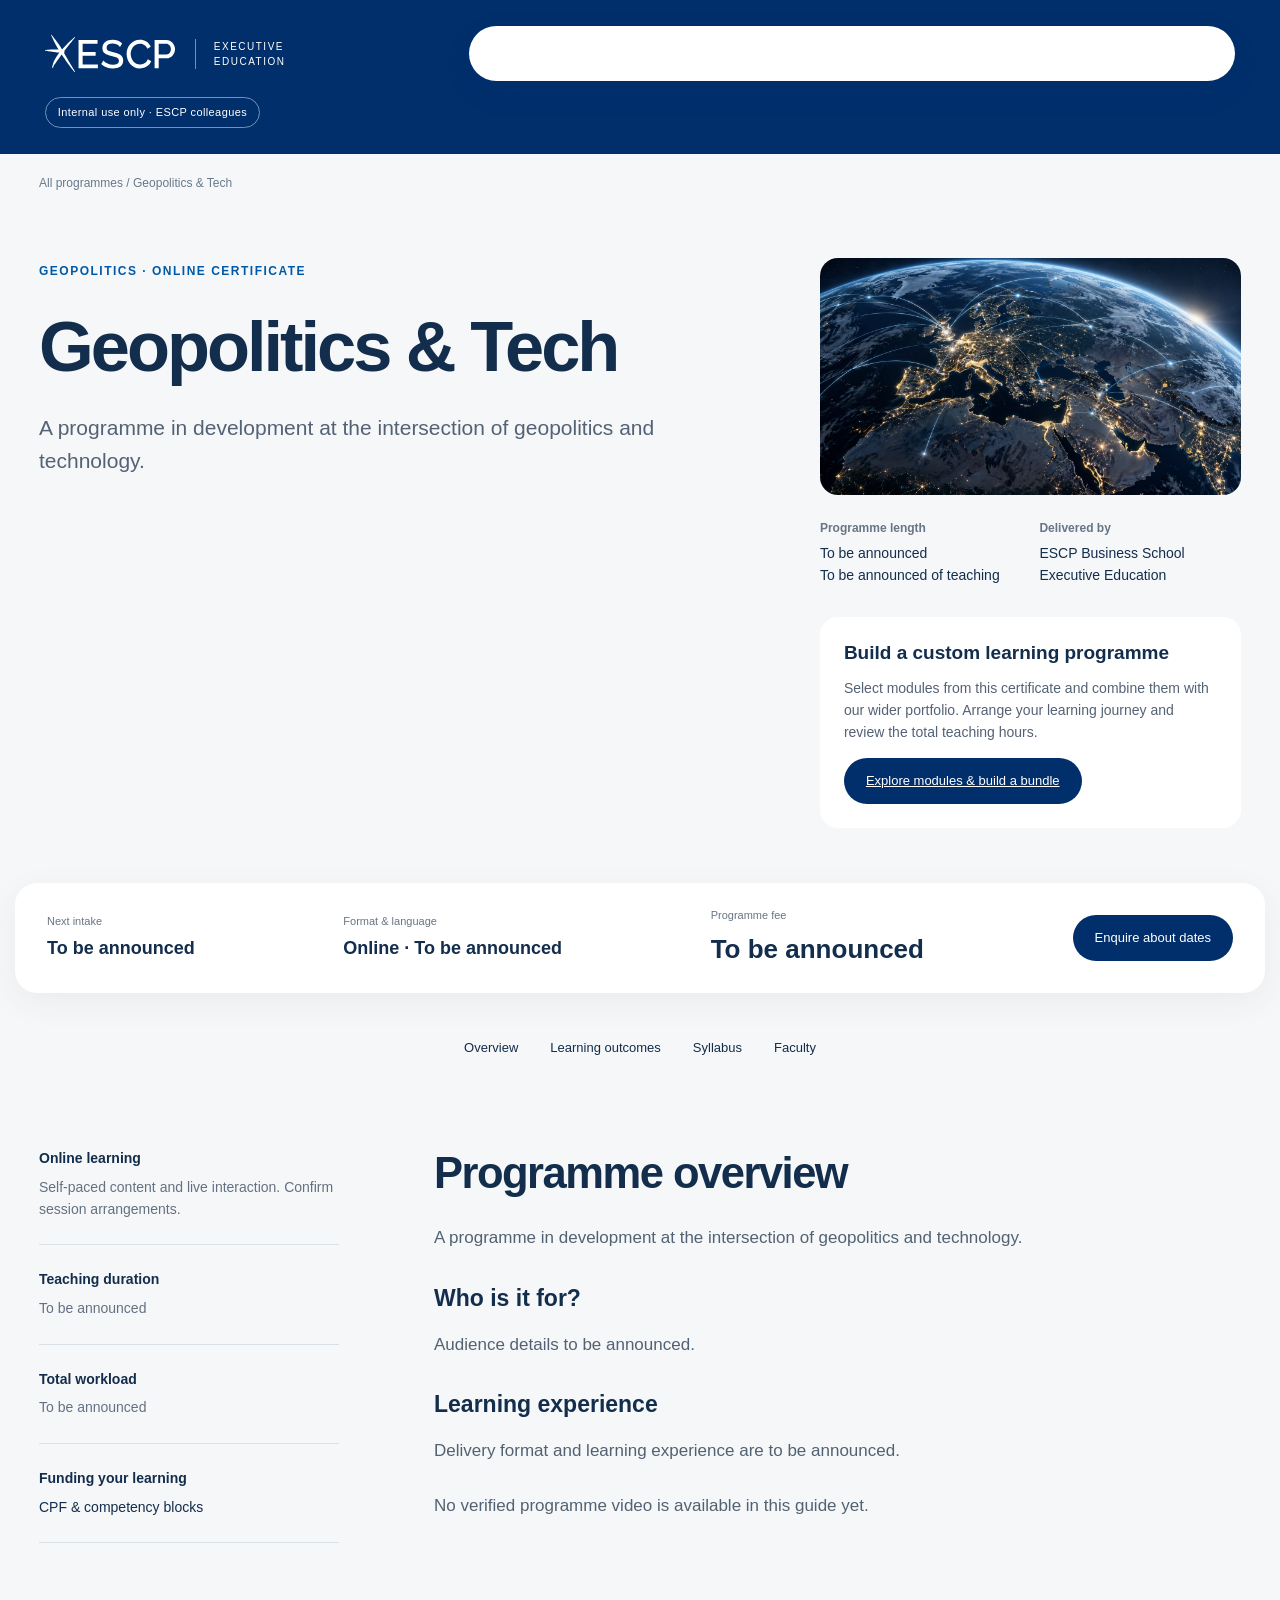
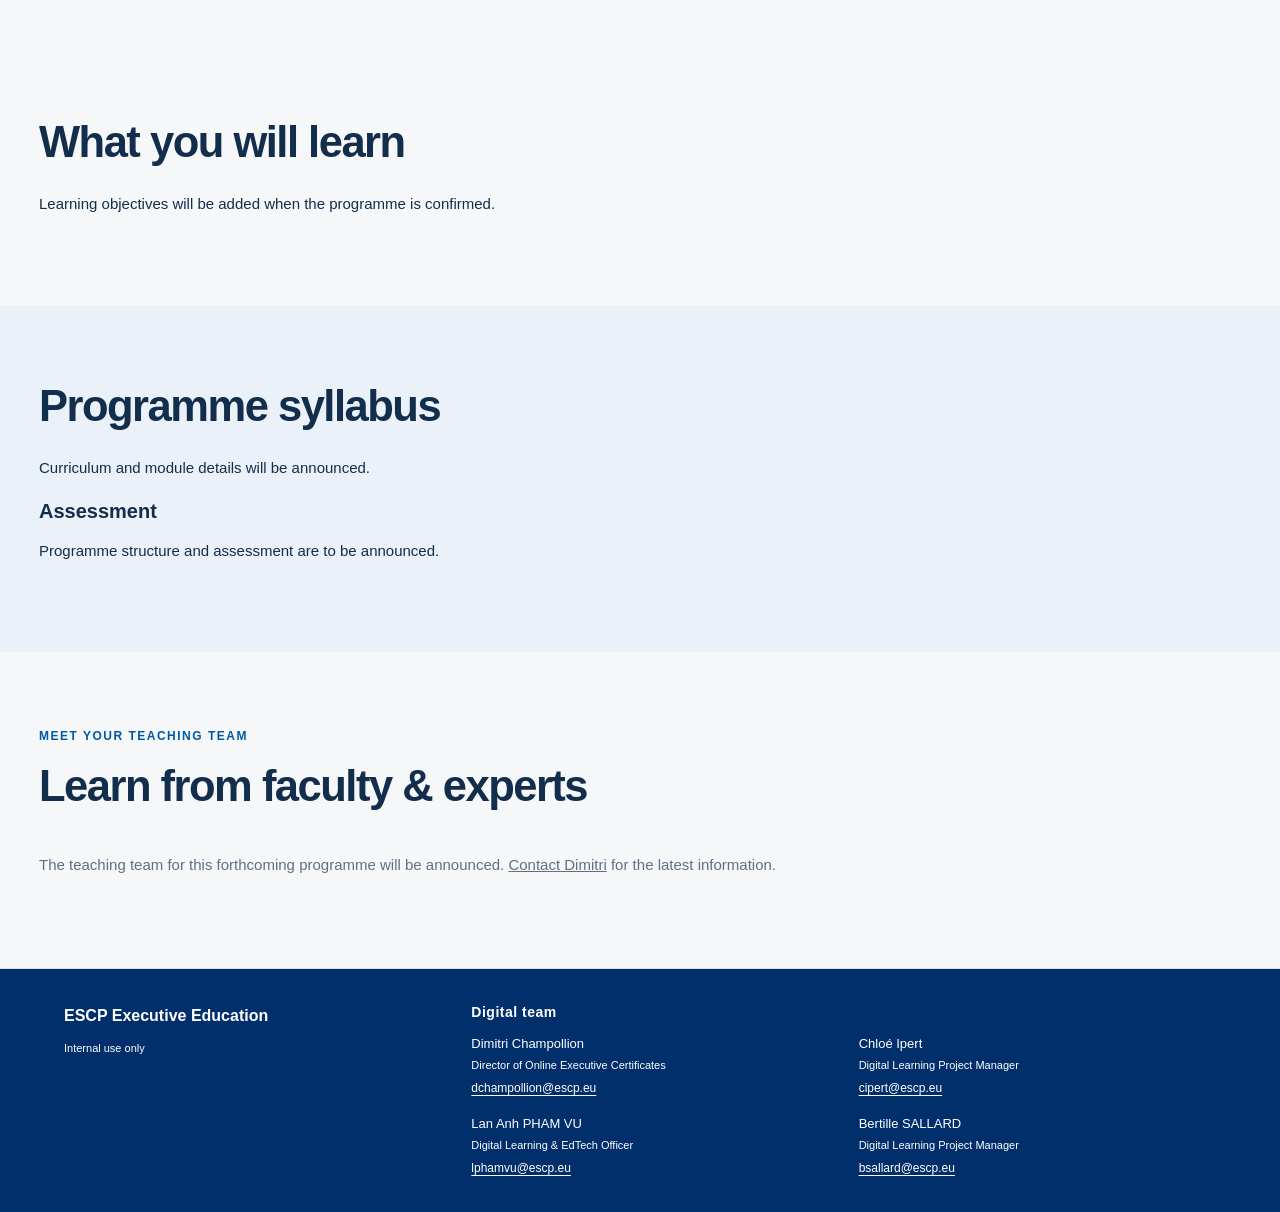
<file: geopolitics-tech.html>
<!doctype html><html lang="en"><head><meta charset="utf-8"><meta name="viewport" content="width=device-width,initial-scale=1"><title>Geopolitics & Tech | ESCP Online</title><style>
:root{--ink:#142a3d;--muted:#677481;--line:#dce3e7;--paper:#f5f6f3;--teal:#006f73;--lime:#d8eea1}*{box-sizing:border-box}body{margin:0;background:var(--paper);color:var(--ink);font:15px/1.55 Arial,sans-serif}button,input{font:inherit}header{padding:23px 5%;display:flex;align-items:center;justify-content:space-between;border-bottom:1px solid var(--line);background:#fff} .brand{font-weight:800;font-size:21px;letter-spacing:-1px}.brand span{font-size:11px;display:block;letter-spacing:2px;font-weight:500}nav{display:flex;gap:25px}a{color:inherit;text-decoration:none}nav a:hover{text-decoration:underline}.private{font-size:11px;border:1px solid var(--line);border-radius:30px;padding:7px 13px}main{max-width:1380px;margin:auto;padding:50px 5%}.eyebrow{text-transform:uppercase;letter-spacing:2px;font-size:11px;font-weight:bold;color:var(--teal)}.hero{display:grid;grid-template-columns:1.6fr 1fr;gap:70px;align-items:end}h1{font-size:clamp(40px,5vw,68px);line-height:1.06;letter-spacing:-3px;font-weight:500;margin:20px 0}h1 em{font-family:Georgia,serif;color:var(--teal)}.intro{color:var(--muted);max-width:540px;font-size:17px}.focus{border-left:3px solid var(--teal);padding:6px 0 6px 24px}.focus h3{font-size:23px;margin:8px 0;font-weight:500}.focus p{color:var(--muted)}.stats{display:grid;grid-template-columns:repeat(4,1fr);border-top:1px solid var(--line);border-bottom:1px solid var(--line);margin:40px 0}.stat{padding:21px;border-right:1px solid var(--line)}.stat:last-child{border:0}.stat b{font-size:29px;font-weight:500;display:block}.stat span{font-size:12px;color:var(--muted)}.sectiontop{display:flex;justify-content:space-between;align-items:center;gap:18px;margin:42px 0 20px}h2{font-size:29px;letter-spacing:-1px;font-weight:500;margin:0}.tools{display:flex;gap:8px;flex-wrap:wrap}button{cursor:pointer;border:1px solid var(--line);background:white;color:var(--ink);padding:8px 14px;border-radius:7px}button.active{background:var(--ink);color:white;border-color:var(--ink)}input{border:1px solid var(--line);padding:10px 13px;border-radius:7px;background:white;width:230px}.grid{display:grid;grid-template-columns:repeat(3,1fr);gap:17px}.card{background:white;border:1px solid var(--line);padding:25px;display:flex;flex-direction:column;min-height:300px;border-radius:10px;transition:transform .2s}.card:hover{transform:translateY(-3px)}.cardtop{display:flex;justify-content:space-between;gap:10px;align-items:center}.num{font:italic 23px Georgia;color:#89999f}.tag{font-size:10px;text-transform:uppercase;letter-spacing:.7px;padding:4px 9px;border-radius:20px;background:#e5f2ed;color:#24654a}.tag.explore{background:#f3eedc;color:#7f6526}h3{font-size:20px;line-height:1.25;margin:20px 0 10px}.card p{font-size:14px;color:var(--muted);margin:0 0 18px}.meta{margin-top:auto;padding-top:15px;border-top:1px solid #edf0f2;font-size:11px;color:var(--muted)}.detail{padding-top:14px;font-size:13px;color:var(--ink)}details summary{cursor:pointer;font-size:12px;color:var(--teal);margin-top:13px} .roadmap{background:var(--ink);color:white;border-radius:12px;padding:35px;margin-top:50px}.roadmap .eyebrow{color:var(--lime)}.roadmap h2{margin:10px 0 26px}.months{display:grid;grid-template-columns:repeat(6,1fr);gap:18px}.month{border-top:2px solid #435667;padding-top:14px}.month.current{border-color:var(--lime)}.month b{font-size:17px}.month p{font-size:12px;color:#c7d1da}.month small{font-size:10px;color:var(--lime);text-transform:uppercase}.objectives{display:grid;grid-template-columns:repeat(3,1fr);gap:25px;margin-top:22px}.objective{border-top:1px solid var(--line);padding-top:18px}.objective b{font-size:17px}.objective p{color:var(--muted);font-size:14px}.note{color:var(--muted);font-size:12px;margin-top:25px}footer{padding:22px 5%;border-top:1px solid var(--line);display:flex;justify-content:space-between;font-size:11px;color:var(--muted)}.empty{padding:30px;color:var(--muted)}@media(max-width:900px){.grid{grid-template-columns:repeat(2,1fr)}.hero{gap:30px}.months{grid-template-columns:repeat(3,1fr)}.sectiontop{align-items:start;flex-direction:column}}@media(max-width:600px){main{padding-top:30px}.hero,.grid,.objectives{grid-template-columns:1fr}.hero{gap:20px}h1{letter-spacing:-2px}.stats{grid-template-columns:repeat(2,1fr)}.stat{border-bottom:1px solid var(--line)}.months{grid-template-columns:repeat(2,1fr)}nav{gap:12px;font-size:12px}.private{display:none}.roadmap{padding:23px}footer{gap:20px}}

:root{--ink:#122d50;--teal:#7252a2;--lime:#f8bb66;--paper:#f7f6f3}.hero{grid-template-columns:1.5fr 1fr}.focus{background:#eee8f4;border:0;border-radius:12px;padding:28px}.cta{display:inline-block;background:var(--ink);color:white;padding:10px 15px;border-radius:6px;font-size:13px}.cta.secondary{background:#f0edf5;color:var(--ink)}.actions{display:flex;gap:8px;margin-top:18px;flex-wrap:wrap}.card{min-height:420px}.facts{display:grid;grid-template-columns:1fr 1fr;gap:9px;margin:6px 0 18px;font-size:12px}.facts strong{display:block;font-size:15px;color:var(--ink)}.comparelabel{font-size:12px;color:var(--muted);margin-top:15px;display:flex;align-items:center;gap:7px}.comparelabel input{width:auto}.calendar{display:grid;gap:0}.event{display:grid;grid-template-columns:140px 1fr auto;gap:15px;padding:18px 0;border-top:1px solid #456080;align-items:center}.event a{font-size:12px;color:var(--lime)}.event time{font-size:14px;color:var(--lime)}.tablewrap{overflow:auto}table{width:100%;border-collapse:collapse;background:white;font-size:13px}td,th{text-align:left;vertical-align:top;padding:16px;border:1px solid var(--line);min-width:130px}th{background:#eee8f4}dialog{border:0;border-radius:14px;max-width:650px;width:90%;padding:32px;color:var(--ink)}dialog::backdrop{background:#122d5088}.close{float:right}.detailtitle{font-size:29px} .steps{counter-reset:step}.objective b{display:block} .notice{background:#fff3db;padding:13px 18px;font-size:12px;border-radius:7px;margin-top:22px} @media(max-width:600px){.hero{grid-template-columns:1fr}.event{grid-template-columns:95px 1fr}.event a{grid-column:2}.card{min-height:0}} 

:root{--ink:#002f6c;--teal:#0059a8;--lime:#c8e4ff;--paper:#f6f8fb}header{border-top:5px solid #002f6c}.brand{display:flex;align-items:center;gap:20px}.brand span{max-width:110px;font-size:10px;line-height:1.5;letter-spacing:1.5px;border-left:1px solid #cbd6e4;padding-left:18px}.escp-logo{width:130px;height:55px;display:block}h1 em{color:#0059a8}.focus{background:#e7f0fa}.cta.secondary,th{background:#e7f0fa}.tag{background:#e7f0fa;color:#003e77}.video-button{background:#e7f0fa;border:0;text-align:left;color:#003e77;font-weight:bold;margin-bottom:18px;padding:13px}.video-frame{aspect-ratio:16/9;margin-top:22px}.video-frame iframe{width:100%;height:100%;border:0}button:focus-visible,a:focus-visible{outline:3px solid #4386d5;outline-offset:3px}@media(max-width:600px){header{flex-wrap:wrap;gap:16px}.brand{gap:10px}.escp-logo{width:100px}.brand span{padding-left:10px}}
 .funding{margin-top:55px;padding:35px;background:#eef3fa;border-radius:12px}.funding>p{max-width:720px}.fund-layout{display:grid;grid-template-columns:1.1fr 1fr;gap:35px;margin:28px 0}.funding label{display:block;font-size:13px;font-weight:bold;margin-bottom:18px}.funding select,.funding input{width:100%;display:block;padding:11px;margin-top:7px;border:1px solid #bac9db;border-radius:5px;background:white;color:#142a3d;font:inherit}.fundnumbers label{display:flex;flex-direction:column;justify-content:space-between}.fundnumbers{display:grid;grid-template-columns:repeat(3,1fr);gap:12px}.fundresult{background:white;padding:27px;border-radius:9px}.fundresult h3{margin-top:10px}.fundrow{display:flex;justify-content:space-between;padding:10px 0;border-bottom:1px solid #dce3e7;gap:15px}.fundrow.total{font-size:20px;color:#002f6c}.fundcheck{display:flex!important;gap:10px;align-items:flex-start;font-weight:normal!important}.fundcheck input{width:18px;margin-top:4px;flex-shrink:0}.funding details{padding:14px 0;border-bottom:1px solid #cbd6e4}.funding details summary{font-size:15px;font-weight:bold}.funding details p{max-width:750px}.fundwarning{padding:14px;background:#fff4dc;border-radius:5px;font-size:13px}@media(max-width:800px){.fund-layout{grid-template-columns:1fr}.fundnumbers{grid-template-columns:1fr}.funding{padding:22px}nav{flex-wrap:wrap}}@media print{header,.hero,.stats,#portfolio,#timeline,#register,footer,.funding form,.funding details,.funding>p{display:none}.fund-layout{display:block}.funding{padding:0;background:white}.fundresult{padding:0}}

body{background:white;color:#052c60;font-family:Arial,sans-serif}main{max-width:1400px;padding:0 5% 55px}header{border-top:0;padding:20px 5%;min-height:90px}h1,h2,h3{font-family:Arial,sans-serif}.hero{margin:0 -5.56%;display:grid;grid-template-columns:1fr 1fr;gap:0;min-height:520px;background:#f3f7fc;align-items:stretch}.herocopy{padding:70px 9%;display:flex;flex-direction:column;justify-content:center}.hero h1{font-size:clamp(44px,4.8vw,70px);letter-spacing:-2.5px;font-weight:600;line-height:1.06}.hero h1 em{font-family:inherit;font-style:normal;color:inherit}.hero-image{width:100%;height:100%;max-height:600px;object-fit:cover}.intro{font-size:17px;line-height:1.6}.spotlight{display:grid;grid-template-columns:1fr 1.15fr;gap:45px;background:#eef5fc;padding:36px;border-radius:10px;margin:35px 0 75px;align-items:center}.spotlight h2{font-size:38px;font-weight:500;margin:15px 0}.spotlight p{max-width:430px;color:#65758c}.spotlight img{width:100%;aspect-ratio:1.68;object-fit:cover;border-radius:6px}.spotlight .video-cover{background:transparent;padding:0;border:0}.spotlight .video-cover:hover{opacity:.9}.sectiontop h2{font-size:38px;line-height:1.15;max-width:700px;margin-top:12px}.grid{gap:25px}.card{padding:0;border-radius:6px;overflow:hidden;min-height:0}.card:hover{transform:translateY(-2px)}.cardimage{width:100%;height:210px;object-fit:cover}.cardbody{padding:24px;display:flex;flex-direction:column;flex:1}.card h3{font-size:23px;font-weight:500}.card .meta{border:0;padding-top:8px}.card .facts{gap:15px}.card .actions{margin-top:17px}.cta{border-radius:4px;font-size:13px;padding:12px 17px}.card .video-button{font-weight:normal;font-size:12px;margin:0 0 14px;padding:8px}.banner{margin:65px -5.56% 0;background:#063769;color:white;display:grid;grid-template-columns:1fr 1fr}.banner>div{padding:55px 10%}.banner h2{font-size:44px;line-height:1.1}.banner img{width:100%;height:100%;object-fit:cover;max-height:370px}.banner p{color:#d4e5f7}.banner .cta{background:white;color:#00356c}.crumbs{font-size:12px;color:#68798c;padding:26px 0}.coursehead{padding:25px 0 40px}.coursehead h1{max-width:1050px;font-size:clamp(38px,4.3vw,62px);letter-spacing:-2px;margin:16px 0}.course-layout{display:grid;grid-template-columns:minmax(0,2fr) minmax(260px,1fr);gap:45px;align-items:start}.coursevisual{width:100%;height:350px;object-fit:cover;border-radius:6px}.enrol{position:sticky;top:20px;padding:28px;border:1px solid #dce3e7;border-top:4px solid #00356c;border-radius:4px;background:#fff}.enrol h3{margin-top:4px}.enrol .cta{display:block;text-align:center;margin:12px 0}.enrol dl{margin:0}.enrol dt{font-size:12px;color:#64748b;margin-top:16px}.enrol dd{margin:3px 0 0;font-size:17px}.course-nav{display:flex;gap:22px;flex-wrap:wrap;padding:22px 0;border-bottom:1px solid #dce3e7;font-size:13px}.course-section{padding:32px 0;border-bottom:1px solid #dce3e7}.course-section h2{font-size:29px;margin:0 0 20px}.course-section p,.course-section li{color:#596b80;line-height:1.7}.course-section details{padding:16px 0;border-bottom:1px solid #e5eaf0}.course-section summary{font-size:16px;font-weight:bold;margin:0;line-height:1.5}.facultynames{display:flex;gap:10px;flex-wrap:wrap}.facultyname{padding:10px 14px;background:#eef5fc;font-size:14px}.fee{font-size:30px;font-weight:600;margin:18px 0}.funding{margin-top:60px}a:hover{text-decoration:underline}.cta:hover{text-decoration:none;opacity:.9}footer{background:#052c60;color:#d3e2f1;padding:35px 5%}footer a{color:white}.empty{padding:25px}.notice{font-size:13px;background:#fff4de;padding:18px;border-radius:5px;color:#655327}.stat{display:none}.stats{display:none}.tools button{border-radius:25px}.cardtop{align-items:start}.tag{white-space:nowrap}.video-frame{margin-bottom:15px}.programintro{color:#65758c;font-size:17px;max-width:900px}.fundnumbers label{display:flex;flex-direction:column;justify-content:space-between}
@media(max-width:850px){.hero{min-height:0}.herocopy{padding:45px 8%}.hero h1{font-size:44px}.course-layout{grid-template-columns:1fr}.enrol{position:static;grid-row:1}.coursevisual{height:270px}.spotlight{gap:24px;padding:25px}.cardimage{height:180px}}@media(max-width:600px){header{gap:15px}.hero,.spotlight,.banner{grid-template-columns:1fr}.hero-image{height:300px}.spotlight{margin:25px 0 45px}.spotlight h2,.sectiontop h2{font-size:30px}.hero h1{font-size:46px}.hero-image{order:2}.herocopy{padding:40px 7%}.banner img{height:230px}.banner h2{font-size:34px}.cardimage{height:210px}.coursehead h1{font-size:38px}.course-layout{gap:25px}.course-nav{gap:15px}.tag{font-size:9px}main{padding-bottom:35px}}
</style><link rel="stylesheet" href="assets/programme-details.css"><style>.detail-page .syllabus-layout{display:block;grid-template-columns:minmax(0,1fr)}.detail-page .syllabus-layout>div{width:100%;max-width:none}.module-duration{display:inline-block;font-size:12px;line-height:1.5;color:#174775;background:#edf4fb;border-radius:4px;padding:5px 10px;margin:0 0 12px 8px}.duration-note{font-size:12px;color:#65758c;margin-top:24px}@media(max-width:600px){.module-duration{display:block;margin-left:0}}</style><style id="internal-team-styles">
body>header{background:#002f6c!important;color:#fff!important;border-color:#315a8c!important;flex-wrap:wrap;gap:16px}
body>header a,body>header .brand,body>header .brand span,body>header .brand small,body>header nav,body>header .internal-use{color:#fff!important}
body>header .brand span{border-color:#7391b7!important}
body>header .escp-logo .cls-1{fill:#fff!important}
.internal-use{display:inline-block;padding:6px 12px;border:1px solid #7391b7;border-radius:20px;font-size:11px;letter-spacing:.4px;white-space:nowrap}
a.cta:not(.secondary),button.cta:not(.secondary),.enquiry-card a.cta:not(.secondary){color:#fff!important}
body>footer.digital-team-footer{display:grid;grid-template-columns:1fr 2fr;gap:35px;padding:35px 5%;background:#002f6c!important;color:#fff!important;font-size:13px}
.digital-team-footer a,.digital-team-footer span,.digital-team-footer strong,.digital-team-footer h2{color:#fff!important}
.footer-heading strong{display:block;font-size:16px;margin-bottom:9px}.footer-heading span{font-size:11px}
.footer-team h2{font-size:14px;margin:0 0 14px;font-weight:bold;letter-spacing:.5px}
.footer-team ul{display:grid;grid-template-columns:repeat(2,minmax(0,1fr));gap:17px 30px;padding:0;margin:0;list-style:none}
.footer-team li span,.footer-team li a{display:block}.footer-team li a{font-size:12px;margin-top:3px;overflow-wrap:anywhere;text-decoration:underline;text-underline-offset:3px}
@media(max-width:700px){body>footer.digital-team-footer{grid-template-columns:1fr;gap:24px}.footer-team ul{grid-template-columns:1fr}body>header nav{flex-wrap:wrap}}
@media print{body>header,body>footer.digital-team-footer{display:none!important}}
</style><style>.digital-team-footer .team-role{display:block;color:#fff;font-size:11px;line-height:1.5;margin:3px 0 5px}</style></head><body class="detail-page"><header><a class="brand" href="index.html"><svg class="escp-logo" role="img" aria-label="ESCP" id="Calque_1" data-name="Calque 1" xmlns="http://www.w3.org/2000/svg" viewBox="0 0 990.33 285.51">
  <defs>
    <style>
      .cls-1 {
        fill: #280092;
      }
    
:root{--ink:#002f6c;--teal:#0059a8;--lime:#c8e4ff;--paper:#f6f8fb}header{border-top:5px solid #002f6c}.brand{display:flex;align-items:center;gap:20px}.brand span{max-width:110px;font-size:10px;line-height:1.5;letter-spacing:1.5px;border-left:1px solid #cbd6e4;padding-left:18px}.escp-logo{width:130px;height:55px;display:block}h1 em{color:#0059a8}.focus{background:#e7f0fa}.cta.secondary,th{background:#e7f0fa}.tag{background:#e7f0fa;color:#003e77}.video-button{background:#e7f0fa;border:0;text-align:left;color:#003e77;font-weight:bold;margin-bottom:18px;padding:13px}.video-frame{aspect-ratio:16/9;margin-top:22px}.video-frame iframe{width:100%;height:100%;border:0}button:focus-visible,a:focus-visible{outline:3px solid #4386d5;outline-offset:3px}@media(max-width:600px){header{flex-wrap:wrap;gap:16px}.brand{gap:10px}.escp-logo{width:100px}.brand span{padding-left:10px}}
 .funding{margin-top:55px;padding:35px;background:#eef3fa;border-radius:12px}.funding>p{max-width:720px}.fund-layout{display:grid;grid-template-columns:1.1fr 1fr;gap:35px;margin:28px 0}.funding label{display:block;font-size:13px;font-weight:bold;margin-bottom:18px}.funding select,.funding input{width:100%;display:block;padding:11px;margin-top:7px;border:1px solid #bac9db;border-radius:5px;background:white;color:#142a3d;font:inherit}.fundnumbers label{display:flex;flex-direction:column;justify-content:space-between}.fundnumbers{display:grid;grid-template-columns:repeat(3,1fr);gap:12px}.fundresult{background:white;padding:27px;border-radius:9px}.fundresult h3{margin-top:10px}.fundrow{display:flex;justify-content:space-between;padding:10px 0;border-bottom:1px solid #dce3e7;gap:15px}.fundrow.total{font-size:20px;color:#002f6c}.fundcheck{display:flex!important;gap:10px;align-items:flex-start;font-weight:normal!important}.fundcheck input{width:18px;margin-top:4px;flex-shrink:0}.funding details{padding:14px 0;border-bottom:1px solid #cbd6e4}.funding details summary{font-size:15px;font-weight:bold}.funding details p{max-width:750px}.fundwarning{padding:14px;background:#fff4dc;border-radius:5px;font-size:13px}@media(max-width:800px){.fund-layout{grid-template-columns:1fr}.fundnumbers{grid-template-columns:1fr}.funding{padding:22px}nav{flex-wrap:wrap}}@media print{header,.hero,.stats,#portfolio,#timeline,#register,footer,.funding form,.funding details,.funding>p{display:none}.fund-layout{display:block}.funding{padding:0;background:white}.fundresult{padding:0}}
</style>
  </defs>
  <polygon class="cls-1" points="286.74 159.13 385.76 159.13 385.76 130.77 286.74 130.77 286.74 68.45 400.31 68.45 400.31 39.23 255.49 39.23 255.49 254.99 402.88 254.99 402.88 225.77 286.74 225.77 286.74 159.13"/>
  <path class="cls-1" d="M521.15,132.92c-40.12-8.86-51.79-14.34-51.79-33.59,0-21.44,15.38-32.31,45.72-32.31,21.32,0,39.96,7.28,51.14,19.96l5.07,5.76,16.11-26.77-3.54-3.14c-18.67-16.61-41.72-25.02-68.5-25.02-48.01,0-77.84,24.68-77.84,64.41,0,35.96,24.31,48.4,69.16,58.8,39.97,9.15,56.68,16.29,56.68,36.77s-15.38,29.72-45.72,29.72-55.85-13.65-67.81-26.42l-5.05-5.39-16.34,26.86,3.63,3.16c23.71,20.59,52.31,31.03,85,31.03,50.01,0,78.69-22.22,78.69-60.96,0-42.84-35.3-54.17-74.63-62.84h.02Z"/>
  <path class="cls-1" d="M780.55,192.4c-12.46,25.69-38.73,34.81-57.43,34.81-38.08,0-70.27-36.81-70.27-80.38,0-38.41,24.32-79.23,69.42-79.23,11.76,0,40.66,3.23,55.14,33.08l2.73,5.64,25.27-15.76-2.15-4.6c-14.04-29.98-43.9-47.87-79.86-47.87-63.72,0-101.79,54.7-101.79,107.59s40.33,111.04,100.37,111.04c31.53,0,70.98-17.49,85.36-50.92l2.09-4.88-26.34-13.75-2.54,5.22Z"/>
  <path class="cls-1" d="M866.21,68.36h57.43c19.55,0,35.45,18.24,35.45,40.66,0,19.99-11.82,41.24-33.74,41.24h-59.14v-81.89h0ZM924.49,39.14h-89.53v215.75h31.25v-75.42h60c39.61,0,64.13-36.57,64.13-70.46s-27.04-69.88-65.85-69.88Z"/>
  <path class="cls-1" d="M219.39,264.53c-25.55-40.41-51.27-85.07-75.49-127.48,1.39-.14,2.67-.8,3.68-1.93,1.44-1.61,1.82-3.72,1.64-5.89-.16-2.03-1.29-3.64-3.53-4.89,2.63-2.91,6.23-6.93,6.23-6.93,5.91-6.07,10.85-13.26,15.63-20.21,1.73-2.52,15.74-20.59,15.74-20.59l.11-.11c2.72-3.26,5.87-7.11,9.28-11.25,11.67-14.22,26.86-33.53,34.44-42.85,1.79-2.24,1.97-3.79,1.06-4.75-.73-.71-2.76-.69-4.48,1.17-9.63,9.75-21.68,19.23-32.15,29.09-5.27,4.96-22.19,22.68-25.47,25.65-5.98,5.43-10.39,11.31-15.62,16.75-6.99,7.29-14.53,14.11-20.56,21.03-3.28-5.39-10.43-17.68-13.57-22.22-2.81-4.06-9.13-13.94-11.01-16.32-4.82-6.09-17.49-23.14-18.75-24.82,0,0-4.7-6.73-6.92-9.34,0,0-23.98-30.27-29.04-36.45-1.26-1.63-2.34-2.73-3.69-1.92-1.24.94-1.04,2.22-.14,4.12.57,1.11,18.43,39.18,18.43,39.18,2.7,5.65,17.03,32.33,19.82,37.5,4.13,7.66,8.41,15.59,13.24,23.07,2.12,3.25,4.41,6.44,6.68,9.59-1.48.02-20.09-.43-23.58-.51-3.09-.07-8.47-.22-11.43-.3-6.49-.17-14.48.3-26.02.3l-18.95.56c-1.83,0-15.92,1.51-18.65,1.96-.9.15-2.09.48-2.76.58-1.66.27-3.22.89-3.53,2.38-.38,2.06,3.53,1.98,4.47,2.35,8.89,1.89,21.7,3.64,23.65,3.92q13.8,1.96,37.45,5.88c2.68.44,28.39,4.1,31.46,4.46,3.08.36,10.12-.05,13.08.34-14.07,17.35-27.47,38.29-38.11,58.02-8.57,15.89-12.63,33.27-16.54,49.03-.78,3.1-2.49,9.14,1.48,9.63,3.88.48,6.26-6.52,6.26-6.52,4.79-13.72,15.1-25.71,23.08-37.53.88-1.3,14.57-20.66,24.7-34.17,1.29-1.87,14.86-23.1,16.11-24.42,3.67,4.45,7.76,13.43,11.51,18.77,7.27,10.35,14.7,19.41,21.47,31.65,15.56,23.98,53.61,69.57,60.74,79.56.98,1.37,2.26,3.06,4.21,4.47,1.15.83,2.48,1.72,3.4,1.22,1.75-.96.61-2.53-.04-4.2-.38-.98-.84-1.93-1.36-2.85l-4.91-8.82c-.82-1.71-1.74-3.36-2.75-4.97Z"/>
</svg><span>EXECUTIVE EDUCATION</span></a><nav><a href="design-programme.html">Design a programme</a><a href="index.html#portfolio">Programmes</a><a href="index.html#timeline">Intake calendar</a><a href="index.html#funding">CPF &amp; competency blocks</a><a href="https://decisionmaking.thinkific.com/collections" target="_blank" rel="noopener noreferrer">Capsule courses</a></nav><span class="internal-use">Internal use only · ESCP colleagues</span></header><main><div class="crumbs"><a href="index.html#portfolio">All programmes</a> / Geopolitics &amp; Tech</div><section class="detail-hero"><div class="detail-title"><span class="eyebrow">Geopolitics · Online certificate</span><h1>Geopolitics &amp; Tech</h1><p class="programintro">A programme in development at the intersection of geopolitics and technology.</p></div><div><div class="media-preview"><img class="coursevisual" src="assets/geopolitics.jpg" alt="Geopolitics programme illustration"></div><div class="hero-facts"><div><b>Programme length</b>To be announced<br>To be announced of teaching</div><div><b>Delivered by</b>ESCP Business School<br>Executive Education</div></div><div class="enquiry-card"><h3>Build a custom learning programme</h3><p>Select modules from this certificate and combine them with our wider portfolio. Arrange your learning journey and review the total teaching hours.</p><a class="cta" href="design-programme.html">Explore modules & build a bundle</a></div></div></section><section class="enroll-bar" aria-label="Programme enrolment"><div><small>Next intake</small><strong>To be announced</strong></div><div><small>Format & language</small><strong>Online · To be announced</strong></div><div class="price"><small>Programme fee</small><strong>To be announced</strong></div><a class="cta" href="mailto:dchampollion@escp.eu">Enquire about dates</a></section><nav class="detail-nav" aria-label="Programme sections"><a href="#overview">Overview</a><a href="#outcomes">Learning outcomes</a><a href="#curriculum">Syllabus</a><a href="#faculty">Faculty</a></nav><section class="detail-section overview-layout" id="overview"><aside class="overview-meta"><div><b>Online learning</b><span>Self-paced content and live interaction. Confirm session arrangements.</span></div><div><b>Teaching duration</b><span>To be announced</span></div><div><b>Total workload</b><span>To be announced</span></div><div><b>Funding your learning</b><a href="index.html#funding">CPF &amp; competency blocks</a></div></aside><div class="overview-copy"><h2>Programme overview</h2><p>A programme in development at the intersection of geopolitics and technology.</p><h3>Who is it for?</h3><p>Audience details to be announced.</p><h3>Learning experience</h3><p>Delivery format and learning experience are to be announced.</p><p class="note">No verified programme video is available in this guide yet.</p></div></section><section class="detail-section" id="outcomes"><h2>What you will learn</h2><p>Learning objectives will be added when the programme is confirmed.</p></section><div class="syllabus-band"><section class="detail-section syllabus-layout" id="curriculum"><div><h2>Programme syllabus</h2><p>Curriculum and module details will be announced.</p><h3>Assessment</h3><p>Programme structure and assessment are to be announced.</p></div></section></div><section class="detail-section" id="faculty"><span class="eyebrow">Meet your teaching team</span><h2>Learn from faculty & experts</h2><div class="faculty-grid"><p class="faculty-pending">The teaching team for this forthcoming programme will be announced. <a href="mailto:dchampollion@escp.eu">Contact Dimitri</a> for the latest information.</p></div></section></main><footer class="digital-team-footer"><div class="footer-heading"><strong>ESCP Executive Education</strong><span>Internal use only</span></div><div class="footer-team"><h2>Digital team</h2><ul><li><span>Dimitri Champollion</span><small class="team-role">Director of Online Executive Certificates</small><a href="mailto:dchampollion@escp.eu">dchampollion@escp.eu</a></li><li><span>Chloé Ipert</span><small class="team-role">Digital Learning Project Manager</small><a href="mailto:cipert@escp.eu">cipert@escp.eu</a></li><li><span>Lan Anh PHAM VU</span><small class="team-role">Digital Learning &amp; EdTech Officer</small><a href="mailto:lphamvu@escp.eu">lphamvu@escp.eu</a></li><li><span>Bertille SALLARD</span><small class="team-role">Digital Learning Project Manager</small><a href="mailto:bsallard@escp.eu">bsallard@escp.eu</a></li></ul></div></footer><dialog id="modal"><button class="close" id="close">Close</button><div id="modalbody"></div></dialog><script>const data=[["AI for Business", "AI & transformation", "5 Nov 2026", "2026-11-05", "72 hours", "English", "Understand AI, identify business opportunities, and build a responsible implementation roadmap.", "artificial-intelligence-business-certificate", "6824a8dc40f1b31d6e028f21", "Executives, managers and professionals exploring AI-led transformation.", "AI value creation; core technologies; governance and ethics; AI project roadmaps; generative and agentic AI; monitoring change."], ["Finance for Executives", "Finance", "26 Oct 2026", "2026-10-26", "70 hours", "English / French", "Strengthen financial judgement, interpret financial information, and contribute to investment decisions.", "finance-executives", "687ed5206ab72813c16347e3", "Professionals seeking greater confidence in corporate finance.", "Financial performance, financial statements, investment decisions, financing and value creation."], ["Change Management with AI", "AI & transformation", "22 Oct 2026", "2026-10-22", "60 hours", "English", "Lead technology adoption and help people and organisations navigate AI-driven change.", "change-management-with-ai", "687ed62d6ab72813c1634b5a", "Functional managers, business unit leaders and transformation consultants.", "Initiating change; emerging technologies; uncertainty; AI roadmaps; overcoming resistance."], ["AI and Financial Innovation", "Finance", "24 Nov 2026", "2026-11-24", "60 hours", "English", "Connect financial strategy with AI applications and emerging financial technologies.", "financial-innovation-ai", "688c449c6ab728b9772b037b", "Banking, asset management, fintech and corporate finance professionals.", "Financial business models, AI decision-making, fintech, decentralised finance and practical AI projects."], ["Strategic Leadership for Sustainable Transformation", "Sustainability", "Feb 2027", "2027-02-01", "60 hours", "English", "Turn sustainability priorities into practical business strategies and organisational change.", "strategic-leadership-sustainable-transformation", "68a433ab5d69356dd75efb94", "Strategy, innovation and sustainability leaders, managers and consultants.", "Supply chain governance; sustainable business models; leadership; transformation management; risk."], ["AI & Data for Marketing Leaders", "Marketing", "5 Nov 2026", "2026-11-05", "See programme page", "English", "Use data and AI to guide marketing strategy, customer experience, and performance.", "certificate-ai-data-marketing-leaders", "691c9e423b5d002723d7b963", "Marketing, product, communication, digital and CRM professionals.", "Marketing strategy, customer intelligence, AI-enhanced journeys, omnichannel communication, performance and governance."], ["Cybersecurity for Business Leaders", "Cybersecurity", "8 Dec 2026", "2026-12-08", "60 hours", "English", "Build the strategic perspective needed to govern cyber risk and strengthen organisational resilience.", "cybersecurity-for-business-leaders", "", "Executives and senior decision-makers responsible for digital resilience.", "Geopolitics; threat analysis; regulation; risk protection and governance; cyber crisis decisions."], ["Geopolitics & Tech", "Geopolitics", "To be announced", "", "To be announced", "To be announced", "A programme in development at the intersection of geopolitics and technology.", "", "", "Audience details to be announced.", "Programme content, dates, fees and registration details will be published once confirmed."]];const programmes=[{"weeks": "18 weeks", "workload": "120 hours", "prereq": "Open to motivated professionals. Strong commitment and intellectual engagement are expected.", "objectives": ["Identify opportunities to create value with AI.", "Plan an AI implementation roadmap.", "Evaluate governance, ethics and responsible adoption."], "modules": ["Value creation with data and AI", "Core AI concepts and technologies", "Governance and ethics", "AI project roadmaps", "From generative to agentic AI", "Monitoring change"], "faculty": ["Louis-David Benyayer", "Javier Amaya Silva, Daniel Pesch and David Lehmann", "Erwan Lamy and Marie L’Hermite", "Alessandro Lanteri", "Matthieu Biava"], "assessment": "Module quizzes and assignments, plus an individual capstone applying AI to an organisational project.", "title": "AI for Business", "topic": "AI & transformation", "date": "5 Nov 2026", "sort": "2026-11-05", "hours": "72 hours", "language": "English", "description": "Understand AI, identify business opportunities, and build a responsible implementation roadmap.", "official": "https://escp.eu/programmes/open-programmes/artificial-intelligence-business-certificate", "apply": "https://openenrollment.escp.eu/templates/6824a8dc40f1b31d6e028f21/start", "audience": "Executives, managers and professionals exploring AI-led transformation.", "slug": "artificial-intelligence-business-certificate", "image": "ai"}, {"weeks": "Confirm with programme team", "workload": "Confirm with programme team", "prereq": "Open to non-financial professionals. No prior financial expertise is required.", "objectives": ["Interpret financial statements and performance indicators.", "Evaluate investments and business value.", "Use financial reasoning in strategic decisions."], "modules": ["Course overview and financial approach", "Demystifying financial logic", "Financial analysis: statements and accounting", "Financial analysis: performance indicators", "Investment project valuation", "Financial asset valuation", "Cost of capital"], "faculty": [], "assessment": "Confirm the current assessment and certificate requirements with the programme team.", "title": "Finance for Executives", "topic": "Finance", "date": "26 Oct 2026", "sort": "2026-10-26", "hours": "70 hours", "language": "English / French", "description": "Strengthen financial judgement, interpret financial information, and contribute to investment decisions.", "official": "https://escp.eu/programmes/open-programmes/finance-executives", "apply": "https://openenrollment.escp.eu/templates/687ed5206ab72813c16347e3/start", "audience": "Professionals seeking greater confidence in corporate finance.", "slug": "finance-executives", "image": "finance"}, {"weeks": "15 weeks", "workload": "120 hours", "prereq": "Open to motivated professionals. No technical background is required.", "objectives": ["Plan technology-driven transformation.", "Evaluate organisational and ethical implications.", "Address resistance and support adoption."], "modules": ["Initiating and monitoring change", "Emerging technologies", "Navigating uncertainty", "Designing an AI roadmap", "Overcoming resistance to change"], "faculty": [], "assessment": "Module quizzes and assignments, plus an individual capstone on technological change.", "title": "Change Management with AI", "topic": "AI & transformation", "date": "22 Oct 2026", "sort": "2026-10-22", "hours": "60 hours", "language": "English", "description": "Lead technology adoption and help people and organisations navigate AI-driven change.", "official": "https://escp.eu/programmes/open-programmes/change-management-with-ai", "apply": "https://openenrollment.escp.eu/templates/687ed62d6ab72813c1634b5a/start", "audience": "Functional managers, business unit leaders and transformation consultants.", "slug": "change-management-with-ai", "image": "bridge"}, {"weeks": "15 weeks", "workload": "120 hours", "prereq": "Confirm entry requirements and the expected technical preparation with the programme team.", "objectives": ["Evaluate financial business model innovation.", "Assess AI and fintech applications.", "Plan implementation and consider digital-asset risks."], "modules": ["Elective: fintech and financial services OR decentralised finance and digital assets", "Business model innovation in finance", "AI applications in finance", "Leading AI implementation in finance", "Generative AI and machine learning in finance"], "faculty": ["Santiago Barraza (Academic Director)"], "assessment": "Quizzes and assignments, plus a group capstone project.", "title": "AI and Financial Innovation", "topic": "Finance", "date": "24 Nov 2026", "sort": "2026-11-24", "hours": "60 hours", "language": "English", "description": "Connect financial strategy with AI applications and emerging financial technologies.", "official": "https://escp.eu/programmes/open-programmes/financial-innovation-ai", "apply": "https://openenrollment.escp.eu/templates/688c449c6ab728b9772b037b/start", "audience": "Banking, asset management, fintech and corporate finance professionals.", "slug": "financial-innovation-ai", "image": "finance"}, {"weeks": "17 weeks", "workload": "120 hours", "prereq": "Open to motivated professionals. Strong commitment and intellectual engagement are expected.", "objectives": ["Identify sustainable business opportunities.", "Lead organisational transformation.", "Assess sustainability-related risks."], "modules": ["Sustainability and supply chain governance", "Designing sustainable business models", "Leadership for sustainability transformation", "Sustainable transformation management", "Risk management"], "faculty": ["Christian Durach", "Florian Lüdeke-Freund", "Carolin Waldner", "Max Weiß", "Ulrich Hagel and Michael Wiedmann"], "assessment": "Module quizzes and/or assignments, plus an individual capstone.", "title": "Strategic Leadership for Sustainable Transformation", "topic": "Sustainability", "date": "Feb 2027", "sort": "2027-02-01", "hours": "60 hours", "language": "English", "description": "Turn sustainability priorities into practical business strategies and organisational change.", "official": "https://escp.eu/programmes/open-programmes/strategic-leadership-sustainable-transformation", "apply": "https://openenrollment.escp.eu/templates/68a433ab5d69356dd75efb94/start", "audience": "Strategy, innovation and sustainability leaders, managers and consultants.", "slug": "strategic-leadership-sustainable-transformation", "image": "sustainability"}, {"weeks": "Confirm with programme team", "workload": "Confirm with programme team", "prereq": "Confirm current admission requirements with the programme team.", "objectives": ["Build data-informed marketing strategies.", "Use AI for customer insight and experience.", "Develop responsible marketing technology governance."], "modules": ["Marketing strategy and value creation in the AI era", "Decision intelligence and customer insights", "AI-enabled customer experience design", "AI-enabled creative practices and omnichannel communication", "Marketing technology, governance and operating models"], "faculty": ["Isabella Maggioni", "Hsin-Hsuan Meg Lee", "Vitor Lima", "Lorena Blasco-Arcas", "Guillaume Thfoin"], "assessment": "Module quizzes and/or assignments, plus an individual capstone.", "title": "AI & Data for Marketing Leaders", "topic": "Marketing", "date": "5 Nov 2026", "sort": "2026-11-05", "hours": "See programme page", "language": "English", "description": "Use data and AI to guide marketing strategy, customer experience, and performance.", "official": "https://escp.eu/programmes/open-programmes/certificate-ai-data-marketing-leaders", "apply": "https://openenrollment.escp.eu/templates/691c9e423b5d002723d7b963/start", "audience": "Marketing, product, communication, digital and CRM professionals.", "slug": "certificate-ai-data-marketing-leaders", "image": "marketing"}, {"weeks": "17 weeks", "workload": "120 hours", "prereq": "No technical background is required. Designed around executive oversight and governance.", "objectives": ["Assess strategic cyber risks.", "Strengthen governance and organisational resilience.", "Practise executive cyber-crisis decisions."], "modules": ["Geopolitics and cybersecurity", "Threat analysis and risk assessment", "Regulatory environment", "Risk protection strategy and governance", "Cyber-crisis decision exercise"], "faculty": ["Bastian Dufilhol (Academic Director)"], "assessment": "Quizzes, assignments, and an individual confidential capstone on an organisational challenge.", "title": "Cybersecurity for Business Leaders", "topic": "Cybersecurity", "date": "8 Dec 2026", "sort": "2026-12-08", "hours": "60 hours", "language": "English", "description": "Build the strategic perspective needed to govern cyber risk and strengthen organisational resilience.", "official": "https://escp.eu/programmes/open-programmes/cybersecurity-for-business-leaders", "apply": "https://escp.eu/programmes/open-programmes/cybersecurity-for-business-leaders", "audience": "Executives and senior decision-makers responsible for digital resilience.", "slug": "cybersecurity-for-business-leaders", "image": "cyber"}, {"weeks": "To be announced", "workload": "To be announced", "prereq": "To be announced.", "objectives": [], "modules": [], "faculty": [], "assessment": "Programme structure and assessment are to be announced.", "title": "Geopolitics & Tech", "topic": "Geopolitics", "date": "To be announced", "sort": "", "hours": "To be announced", "language": "To be announced", "description": "A programme in development at the intersection of geopolitics and technology.", "official": "", "apply": "", "audience": "Audience details to be announced.", "slug": "geopolitics-tech", "image": "geopolitics"}];const media={"0": {"url": "https://player.vimeo.com/video/1094338998?h=e0b5389a53", "label": "Watch programme video", "type": "video"}, "1": {"url": "https://webikeo.fr/landing/risque-et-rentabilite-les-dessous-d-un-couple-mythique/14084?campaign=replay-eventPg", "label": "Watch official masterclass replay", "type": "replay"}, "2": {"url": "https://webikeo.fr/landing/transformation-ia-et-consulting-integrer-l-ia-dans-le-metier-du-consultant/14082?campaign=replay-eventPg", "label": "Watch official masterclass replay", "type": "replay"}, "3": {"url": "https://escp-eu.zoom.us/rec/share/S6P5GscLFwroqo63vJDANc3exgMSUQARnRcdG3LL-8O4dvgtA1yN7rGz7vM_KsVX.BYK65XeLE7otZrnm", "label": "Watch official masterclass replay", "type": "replay"}, "4": {"url": "https://webikeo.fr/landing/ia-et-entreprise-potentiel-reel-risques-reels-comment-decider-avec-lucidite/14368?campaign=Replay", "label": "Watch official masterclass replay", "type": "replay"}, "5": {"url": "https://webikeo.fr/landing/vos-prochains-clients-seront-des-agents-ia-le-marketing-change-ses-regles-etes-vous-pret/14593?campaign=Replay", "label": "Watch official masterclass replay", "type": "replay"}};function actions(d){return d.apply?`<a class="cta" href="${d.apply}" target="_blank" rel="noopener">Apply online</a><a class="cta secondary" href="${d.official}" target="_blank" rel="noopener">Official programme & brochure</a>`:'<p>Registration details to be announced.</p>'}function playVideo(i){const m=media[i],d=programmes[i];if(!m)return;document.getElementById('modalbody').innerHTML=`<span class="eyebrow">${m.type==='video'?'Programme video':'Official masterclass replay'}</span><h2>${d.title}</h2>`+(m.type==='video'?`<div class="video-frame"><iframe src="${m.url}" title="${d.title} programme video" allow="fullscreen; picture-in-picture" allowfullscreen referrerpolicy="strict-origin-when-cross-origin"></iframe></div><p><a class="cta secondary" href="${d.official}" target="_blank" rel="noopener">Open video on official programme page</a></p>`:`<p>The replay linked from the official ESCP programme page opens on its provider’s website. Registration may be required.</p><a class="cta" href="${m.url}" target="_blank" rel="noopener">Open official replay</a>`);document.getElementById('modal').showModal()}document.getElementById('close').onclick=()=>document.getElementById('modal').close();document.getElementById('modal').addEventListener('close',()=>{document.getElementById('modalbody').innerHTML=''});</script></body></html>
</file>
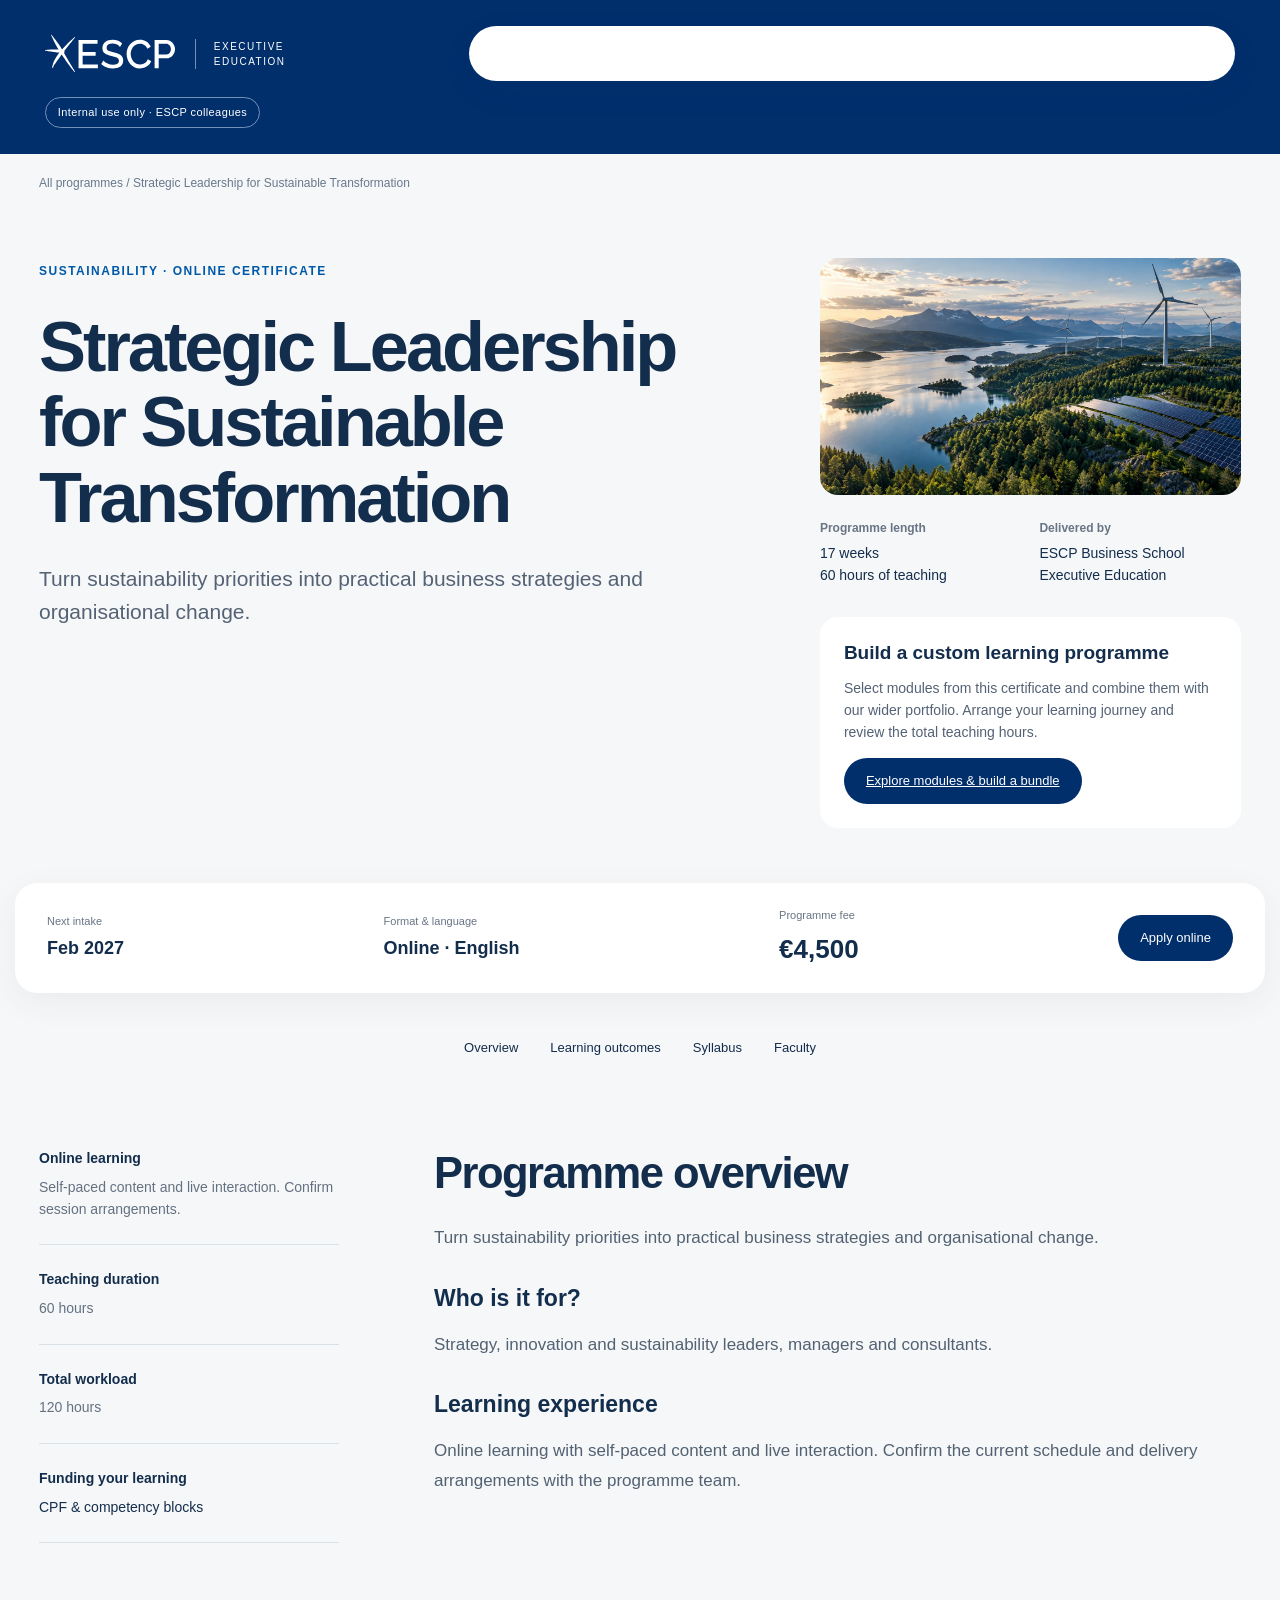
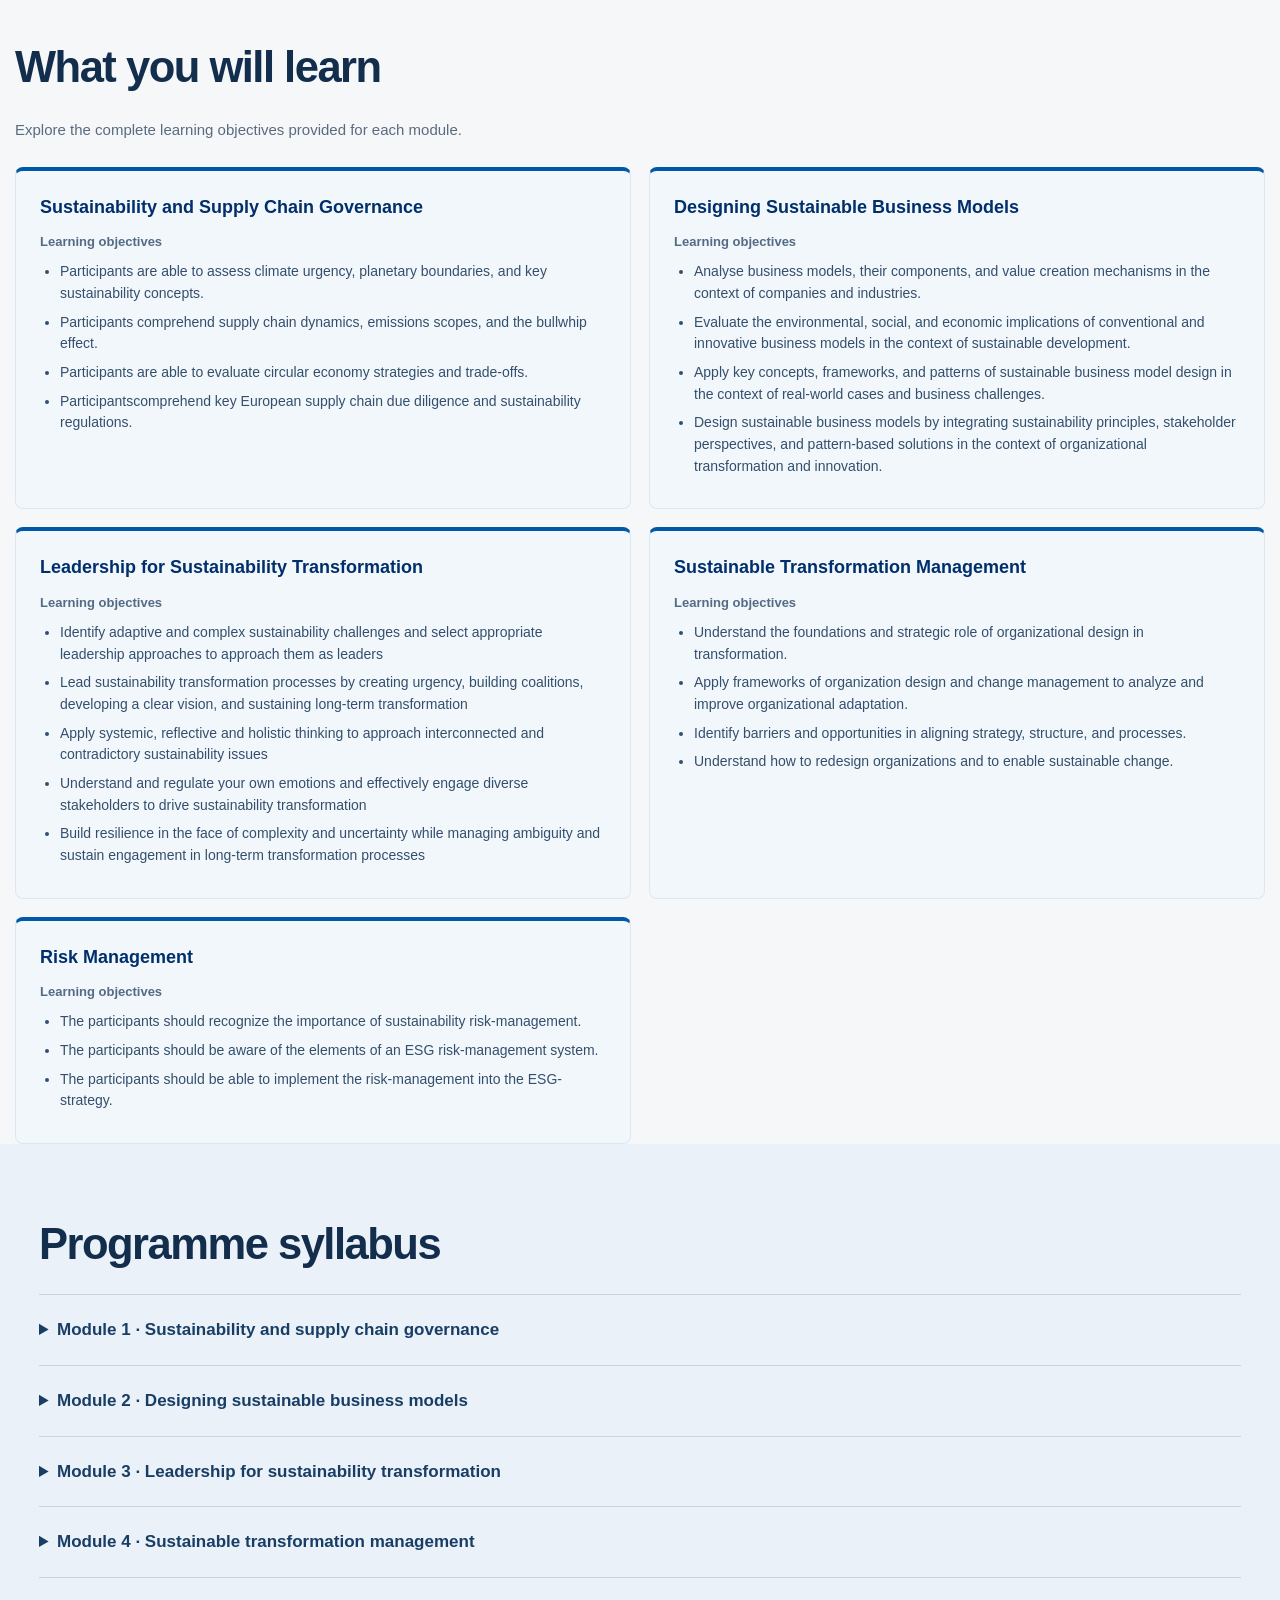
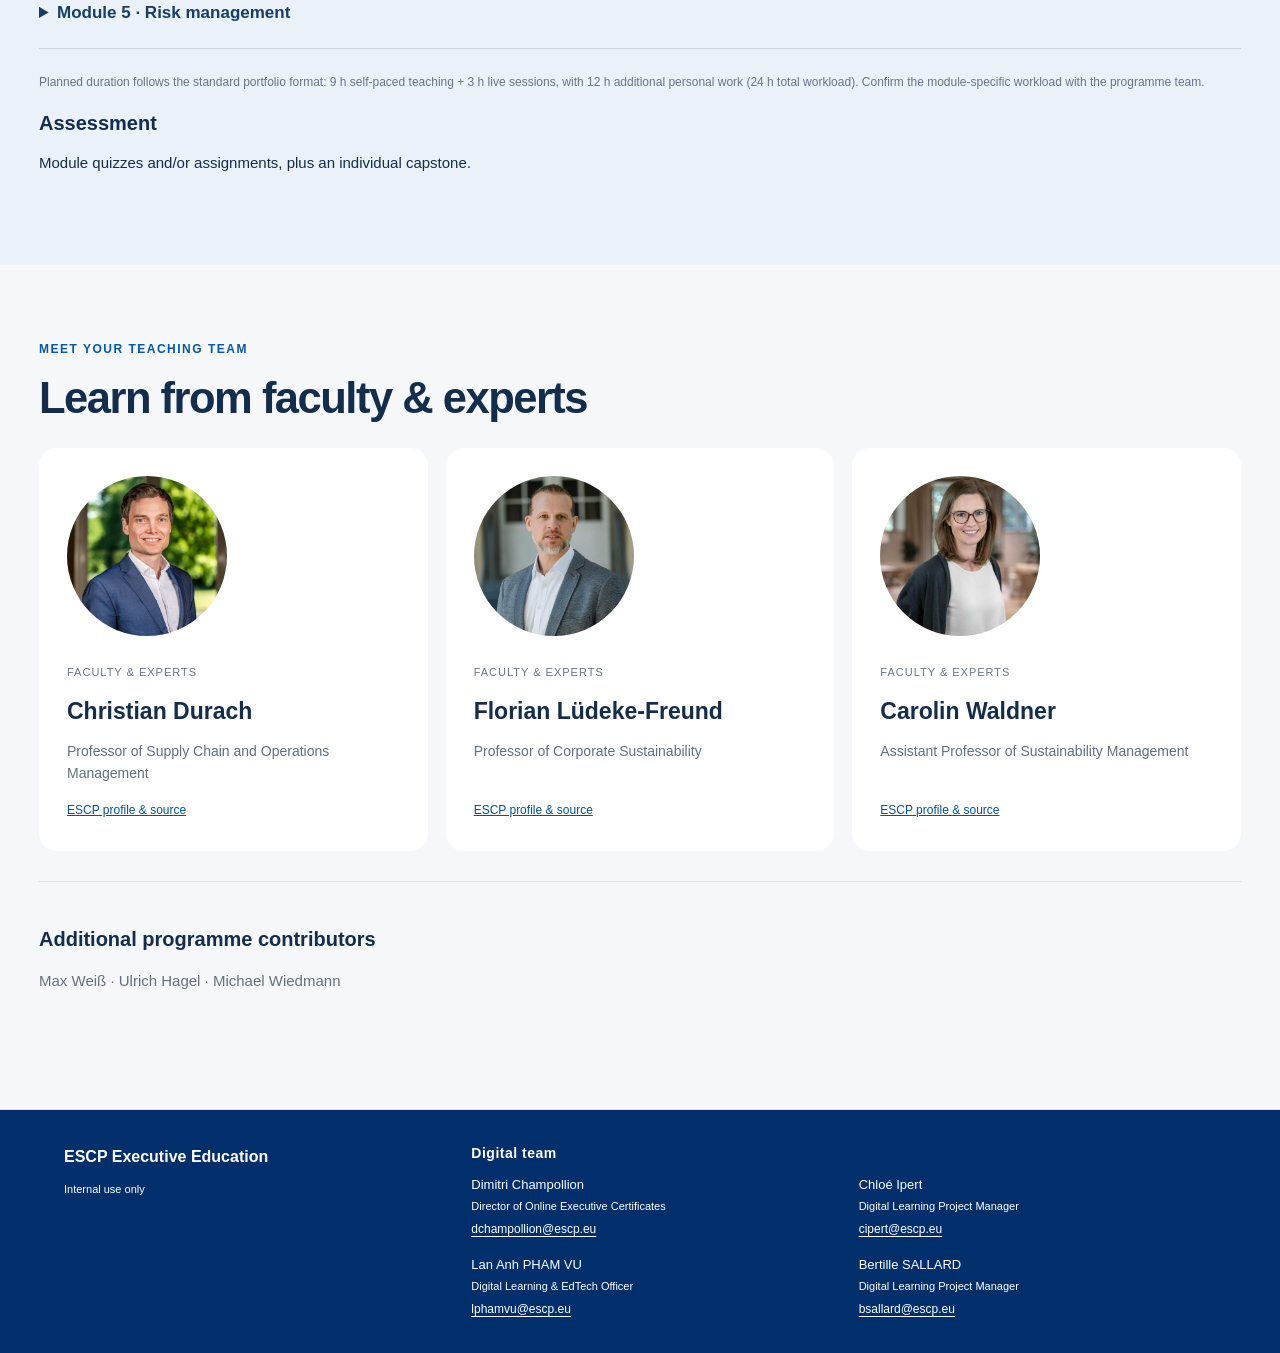
<file: strategic-leadership-sustainable-transformation.html>
<!doctype html><html lang="en"><head><meta charset="utf-8"><meta name="viewport" content="width=device-width,initial-scale=1"><title>Strategic Leadership for Sustainable Transformation | ESCP Online</title><style>
:root{--ink:#142a3d;--muted:#677481;--line:#dce3e7;--paper:#f5f6f3;--teal:#006f73;--lime:#d8eea1}*{box-sizing:border-box}body{margin:0;background:var(--paper);color:var(--ink);font:15px/1.55 Arial,sans-serif}button,input{font:inherit}header{padding:23px 5%;display:flex;align-items:center;justify-content:space-between;border-bottom:1px solid var(--line);background:#fff} .brand{font-weight:800;font-size:21px;letter-spacing:-1px}.brand span{font-size:11px;display:block;letter-spacing:2px;font-weight:500}nav{display:flex;gap:25px}a{color:inherit;text-decoration:none}nav a:hover{text-decoration:underline}.private{font-size:11px;border:1px solid var(--line);border-radius:30px;padding:7px 13px}main{max-width:1380px;margin:auto;padding:50px 5%}.eyebrow{text-transform:uppercase;letter-spacing:2px;font-size:11px;font-weight:bold;color:var(--teal)}.hero{display:grid;grid-template-columns:1.6fr 1fr;gap:70px;align-items:end}h1{font-size:clamp(40px,5vw,68px);line-height:1.06;letter-spacing:-3px;font-weight:500;margin:20px 0}h1 em{font-family:Georgia,serif;color:var(--teal)}.intro{color:var(--muted);max-width:540px;font-size:17px}.focus{border-left:3px solid var(--teal);padding:6px 0 6px 24px}.focus h3{font-size:23px;margin:8px 0;font-weight:500}.focus p{color:var(--muted)}.stats{display:grid;grid-template-columns:repeat(4,1fr);border-top:1px solid var(--line);border-bottom:1px solid var(--line);margin:40px 0}.stat{padding:21px;border-right:1px solid var(--line)}.stat:last-child{border:0}.stat b{font-size:29px;font-weight:500;display:block}.stat span{font-size:12px;color:var(--muted)}.sectiontop{display:flex;justify-content:space-between;align-items:center;gap:18px;margin:42px 0 20px}h2{font-size:29px;letter-spacing:-1px;font-weight:500;margin:0}.tools{display:flex;gap:8px;flex-wrap:wrap}button{cursor:pointer;border:1px solid var(--line);background:white;color:var(--ink);padding:8px 14px;border-radius:7px}button.active{background:var(--ink);color:white;border-color:var(--ink)}input{border:1px solid var(--line);padding:10px 13px;border-radius:7px;background:white;width:230px}.grid{display:grid;grid-template-columns:repeat(3,1fr);gap:17px}.card{background:white;border:1px solid var(--line);padding:25px;display:flex;flex-direction:column;min-height:300px;border-radius:10px;transition:transform .2s}.card:hover{transform:translateY(-3px)}.cardtop{display:flex;justify-content:space-between;gap:10px;align-items:center}.num{font:italic 23px Georgia;color:#89999f}.tag{font-size:10px;text-transform:uppercase;letter-spacing:.7px;padding:4px 9px;border-radius:20px;background:#e5f2ed;color:#24654a}.tag.explore{background:#f3eedc;color:#7f6526}h3{font-size:20px;line-height:1.25;margin:20px 0 10px}.card p{font-size:14px;color:var(--muted);margin:0 0 18px}.meta{margin-top:auto;padding-top:15px;border-top:1px solid #edf0f2;font-size:11px;color:var(--muted)}.detail{padding-top:14px;font-size:13px;color:var(--ink)}details summary{cursor:pointer;font-size:12px;color:var(--teal);margin-top:13px} .roadmap{background:var(--ink);color:white;border-radius:12px;padding:35px;margin-top:50px}.roadmap .eyebrow{color:var(--lime)}.roadmap h2{margin:10px 0 26px}.months{display:grid;grid-template-columns:repeat(6,1fr);gap:18px}.month{border-top:2px solid #435667;padding-top:14px}.month.current{border-color:var(--lime)}.month b{font-size:17px}.month p{font-size:12px;color:#c7d1da}.month small{font-size:10px;color:var(--lime);text-transform:uppercase}.objectives{display:grid;grid-template-columns:repeat(3,1fr);gap:25px;margin-top:22px}.objective{border-top:1px solid var(--line);padding-top:18px}.objective b{font-size:17px}.objective p{color:var(--muted);font-size:14px}.note{color:var(--muted);font-size:12px;margin-top:25px}footer{padding:22px 5%;border-top:1px solid var(--line);display:flex;justify-content:space-between;font-size:11px;color:var(--muted)}.empty{padding:30px;color:var(--muted)}@media(max-width:900px){.grid{grid-template-columns:repeat(2,1fr)}.hero{gap:30px}.months{grid-template-columns:repeat(3,1fr)}.sectiontop{align-items:start;flex-direction:column}}@media(max-width:600px){main{padding-top:30px}.hero,.grid,.objectives{grid-template-columns:1fr}.hero{gap:20px}h1{letter-spacing:-2px}.stats{grid-template-columns:repeat(2,1fr)}.stat{border-bottom:1px solid var(--line)}.months{grid-template-columns:repeat(2,1fr)}nav{gap:12px;font-size:12px}.private{display:none}.roadmap{padding:23px}footer{gap:20px}}

:root{--ink:#122d50;--teal:#7252a2;--lime:#f8bb66;--paper:#f7f6f3}.hero{grid-template-columns:1.5fr 1fr}.focus{background:#eee8f4;border:0;border-radius:12px;padding:28px}.cta{display:inline-block;background:var(--ink);color:white;padding:10px 15px;border-radius:6px;font-size:13px}.cta.secondary{background:#f0edf5;color:var(--ink)}.actions{display:flex;gap:8px;margin-top:18px;flex-wrap:wrap}.card{min-height:420px}.facts{display:grid;grid-template-columns:1fr 1fr;gap:9px;margin:6px 0 18px;font-size:12px}.facts strong{display:block;font-size:15px;color:var(--ink)}.comparelabel{font-size:12px;color:var(--muted);margin-top:15px;display:flex;align-items:center;gap:7px}.comparelabel input{width:auto}.calendar{display:grid;gap:0}.event{display:grid;grid-template-columns:140px 1fr auto;gap:15px;padding:18px 0;border-top:1px solid #456080;align-items:center}.event a{font-size:12px;color:var(--lime)}.event time{font-size:14px;color:var(--lime)}.tablewrap{overflow:auto}table{width:100%;border-collapse:collapse;background:white;font-size:13px}td,th{text-align:left;vertical-align:top;padding:16px;border:1px solid var(--line);min-width:130px}th{background:#eee8f4}dialog{border:0;border-radius:14px;max-width:650px;width:90%;padding:32px;color:var(--ink)}dialog::backdrop{background:#122d5088}.close{float:right}.detailtitle{font-size:29px} .steps{counter-reset:step}.objective b{display:block} .notice{background:#fff3db;padding:13px 18px;font-size:12px;border-radius:7px;margin-top:22px} @media(max-width:600px){.hero{grid-template-columns:1fr}.event{grid-template-columns:95px 1fr}.event a{grid-column:2}.card{min-height:0}} 

:root{--ink:#002f6c;--teal:#0059a8;--lime:#c8e4ff;--paper:#f6f8fb}header{border-top:5px solid #002f6c}.brand{display:flex;align-items:center;gap:20px}.brand span{max-width:110px;font-size:10px;line-height:1.5;letter-spacing:1.5px;border-left:1px solid #cbd6e4;padding-left:18px}.escp-logo{width:130px;height:55px;display:block}h1 em{color:#0059a8}.focus{background:#e7f0fa}.cta.secondary,th{background:#e7f0fa}.tag{background:#e7f0fa;color:#003e77}.video-button{background:#e7f0fa;border:0;text-align:left;color:#003e77;font-weight:bold;margin-bottom:18px;padding:13px}.video-frame{aspect-ratio:16/9;margin-top:22px}.video-frame iframe{width:100%;height:100%;border:0}button:focus-visible,a:focus-visible{outline:3px solid #4386d5;outline-offset:3px}@media(max-width:600px){header{flex-wrap:wrap;gap:16px}.brand{gap:10px}.escp-logo{width:100px}.brand span{padding-left:10px}}
 .funding{margin-top:55px;padding:35px;background:#eef3fa;border-radius:12px}.funding>p{max-width:720px}.fund-layout{display:grid;grid-template-columns:1.1fr 1fr;gap:35px;margin:28px 0}.funding label{display:block;font-size:13px;font-weight:bold;margin-bottom:18px}.funding select,.funding input{width:100%;display:block;padding:11px;margin-top:7px;border:1px solid #bac9db;border-radius:5px;background:white;color:#142a3d;font:inherit}.fundnumbers label{display:flex;flex-direction:column;justify-content:space-between}.fundnumbers{display:grid;grid-template-columns:repeat(3,1fr);gap:12px}.fundresult{background:white;padding:27px;border-radius:9px}.fundresult h3{margin-top:10px}.fundrow{display:flex;justify-content:space-between;padding:10px 0;border-bottom:1px solid #dce3e7;gap:15px}.fundrow.total{font-size:20px;color:#002f6c}.fundcheck{display:flex!important;gap:10px;align-items:flex-start;font-weight:normal!important}.fundcheck input{width:18px;margin-top:4px;flex-shrink:0}.funding details{padding:14px 0;border-bottom:1px solid #cbd6e4}.funding details summary{font-size:15px;font-weight:bold}.funding details p{max-width:750px}.fundwarning{padding:14px;background:#fff4dc;border-radius:5px;font-size:13px}@media(max-width:800px){.fund-layout{grid-template-columns:1fr}.fundnumbers{grid-template-columns:1fr}.funding{padding:22px}nav{flex-wrap:wrap}}@media print{header,.hero,.stats,#portfolio,#timeline,#register,footer,.funding form,.funding details,.funding>p{display:none}.fund-layout{display:block}.funding{padding:0;background:white}.fundresult{padding:0}}

body{background:white;color:#052c60;font-family:Arial,sans-serif}main{max-width:1400px;padding:0 5% 55px}header{border-top:0;padding:20px 5%;min-height:90px}h1,h2,h3{font-family:Arial,sans-serif}.hero{margin:0 -5.56%;display:grid;grid-template-columns:1fr 1fr;gap:0;min-height:520px;background:#f3f7fc;align-items:stretch}.herocopy{padding:70px 9%;display:flex;flex-direction:column;justify-content:center}.hero h1{font-size:clamp(44px,4.8vw,70px);letter-spacing:-2.5px;font-weight:600;line-height:1.06}.hero h1 em{font-family:inherit;font-style:normal;color:inherit}.hero-image{width:100%;height:100%;max-height:600px;object-fit:cover}.intro{font-size:17px;line-height:1.6}.spotlight{display:grid;grid-template-columns:1fr 1.15fr;gap:45px;background:#eef5fc;padding:36px;border-radius:10px;margin:35px 0 75px;align-items:center}.spotlight h2{font-size:38px;font-weight:500;margin:15px 0}.spotlight p{max-width:430px;color:#65758c}.spotlight img{width:100%;aspect-ratio:1.68;object-fit:cover;border-radius:6px}.spotlight .video-cover{background:transparent;padding:0;border:0}.spotlight .video-cover:hover{opacity:.9}.sectiontop h2{font-size:38px;line-height:1.15;max-width:700px;margin-top:12px}.grid{gap:25px}.card{padding:0;border-radius:6px;overflow:hidden;min-height:0}.card:hover{transform:translateY(-2px)}.cardimage{width:100%;height:210px;object-fit:cover}.cardbody{padding:24px;display:flex;flex-direction:column;flex:1}.card h3{font-size:23px;font-weight:500}.card .meta{border:0;padding-top:8px}.card .facts{gap:15px}.card .actions{margin-top:17px}.cta{border-radius:4px;font-size:13px;padding:12px 17px}.card .video-button{font-weight:normal;font-size:12px;margin:0 0 14px;padding:8px}.banner{margin:65px -5.56% 0;background:#063769;color:white;display:grid;grid-template-columns:1fr 1fr}.banner>div{padding:55px 10%}.banner h2{font-size:44px;line-height:1.1}.banner img{width:100%;height:100%;object-fit:cover;max-height:370px}.banner p{color:#d4e5f7}.banner .cta{background:white;color:#00356c}.crumbs{font-size:12px;color:#68798c;padding:26px 0}.coursehead{padding:25px 0 40px}.coursehead h1{max-width:1050px;font-size:clamp(38px,4.3vw,62px);letter-spacing:-2px;margin:16px 0}.course-layout{display:grid;grid-template-columns:minmax(0,2fr) minmax(260px,1fr);gap:45px;align-items:start}.coursevisual{width:100%;height:350px;object-fit:cover;border-radius:6px}.enrol{position:sticky;top:20px;padding:28px;border:1px solid #dce3e7;border-top:4px solid #00356c;border-radius:4px;background:#fff}.enrol h3{margin-top:4px}.enrol .cta{display:block;text-align:center;margin:12px 0}.enrol dl{margin:0}.enrol dt{font-size:12px;color:#64748b;margin-top:16px}.enrol dd{margin:3px 0 0;font-size:17px}.course-nav{display:flex;gap:22px;flex-wrap:wrap;padding:22px 0;border-bottom:1px solid #dce3e7;font-size:13px}.course-section{padding:32px 0;border-bottom:1px solid #dce3e7}.course-section h2{font-size:29px;margin:0 0 20px}.course-section p,.course-section li{color:#596b80;line-height:1.7}.course-section details{padding:16px 0;border-bottom:1px solid #e5eaf0}.course-section summary{font-size:16px;font-weight:bold;margin:0;line-height:1.5}.facultynames{display:flex;gap:10px;flex-wrap:wrap}.facultyname{padding:10px 14px;background:#eef5fc;font-size:14px}.fee{font-size:30px;font-weight:600;margin:18px 0}.funding{margin-top:60px}a:hover{text-decoration:underline}.cta:hover{text-decoration:none;opacity:.9}footer{background:#052c60;color:#d3e2f1;padding:35px 5%}footer a{color:white}.empty{padding:25px}.notice{font-size:13px;background:#fff4de;padding:18px;border-radius:5px;color:#655327}.stat{display:none}.stats{display:none}.tools button{border-radius:25px}.cardtop{align-items:start}.tag{white-space:nowrap}.video-frame{margin-bottom:15px}.programintro{color:#65758c;font-size:17px;max-width:900px}.fundnumbers label{display:flex;flex-direction:column;justify-content:space-between}
@media(max-width:850px){.hero{min-height:0}.herocopy{padding:45px 8%}.hero h1{font-size:44px}.course-layout{grid-template-columns:1fr}.enrol{position:static;grid-row:1}.coursevisual{height:270px}.spotlight{gap:24px;padding:25px}.cardimage{height:180px}}@media(max-width:600px){header{gap:15px}.hero,.spotlight,.banner{grid-template-columns:1fr}.hero-image{height:300px}.spotlight{margin:25px 0 45px}.spotlight h2,.sectiontop h2{font-size:30px}.hero h1{font-size:46px}.hero-image{order:2}.herocopy{padding:40px 7%}.banner img{height:230px}.banner h2{font-size:34px}.cardimage{height:210px}.coursehead h1{font-size:38px}.course-layout{gap:25px}.course-nav{gap:15px}.tag{font-size:9px}main{padding-bottom:35px}}
</style><link rel="stylesheet" href="assets/programme-details.css"><style>.module-meta{padding:14px 0 6px}.module-code{display:inline-block;margin-bottom:12px;padding:4px 9px;background:#e7f0fa;border:1px solid #cfdded;border-radius:4px;font-size:12px;color:#00356c}.module-professors{display:flex;flex-wrap:wrap;gap:12px;margin-bottom:12px}.module-professor{display:flex;align-items:center;gap:10px;max-width:100%;font-size:13px;color:#143b65}.module-professor img,.professor-initials{width:58px;height:58px;border-radius:50%;flex-shrink:0}.module-professor img{object-fit:cover;object-position:50% 25%}.professor-initials{display:grid;place-items:center;background:#edf2f8;color:#526780;font-weight:bold}.module-professor small{display:block;font-size:10px;color:#65758c;margin-top:3px}</style><style>.detail-page .syllabus-layout{display:block;grid-template-columns:minmax(0,1fr)}.detail-page .syllabus-layout>div{width:100%;max-width:none}.module-duration{display:inline-block;font-size:12px;line-height:1.5;color:#174775;background:#edf4fb;border-radius:4px;padding:5px 10px;margin:0 0 12px 8px}.duration-note{font-size:12px;color:#65758c;margin-top:24px}@media(max-width:600px){.module-duration{display:block;margin-left:0}}</style><style id="internal-team-styles">
body>header{background:#002f6c!important;color:#fff!important;border-color:#315a8c!important;flex-wrap:wrap;gap:16px}
body>header a,body>header .brand,body>header .brand span,body>header .brand small,body>header nav,body>header .internal-use{color:#fff!important}
body>header .brand span{border-color:#7391b7!important}
body>header .escp-logo .cls-1{fill:#fff!important}
.internal-use{display:inline-block;padding:6px 12px;border:1px solid #7391b7;border-radius:20px;font-size:11px;letter-spacing:.4px;white-space:nowrap}
a.cta:not(.secondary),button.cta:not(.secondary),.enquiry-card a.cta:not(.secondary){color:#fff!important}
body>footer.digital-team-footer{display:grid;grid-template-columns:1fr 2fr;gap:35px;padding:35px 5%;background:#002f6c!important;color:#fff!important;font-size:13px}
.digital-team-footer a,.digital-team-footer span,.digital-team-footer strong,.digital-team-footer h2{color:#fff!important}
.footer-heading strong{display:block;font-size:16px;margin-bottom:9px}.footer-heading span{font-size:11px}
.footer-team h2{font-size:14px;margin:0 0 14px;font-weight:bold;letter-spacing:.5px}
.footer-team ul{display:grid;grid-template-columns:repeat(2,minmax(0,1fr));gap:17px 30px;padding:0;margin:0;list-style:none}
.footer-team li span,.footer-team li a{display:block}.footer-team li a{font-size:12px;margin-top:3px;overflow-wrap:anywhere;text-decoration:underline;text-underline-offset:3px}
@media(max-width:700px){body>footer.digital-team-footer{grid-template-columns:1fr;gap:24px}.footer-team ul{grid-template-columns:1fr}body>header nav{flex-wrap:wrap}}
@media print{body>header,body>footer.digital-team-footer{display:none!important}}
</style><style>.digital-team-footer .team-role{display:block;color:#fff;font-size:11px;line-height:1.5;margin:3px 0 5px}</style><style id="learning-blocks-styles">#outcomes .learning-blocks{display:grid;grid-template-columns:repeat(2,minmax(0,1fr));gap:18px;margin-top:24px}#outcomes .learning-block{background:#f2f7fc;border:1px solid #dbe7f3;border-top:4px solid #0059a8;border-radius:8px;padding:24px;min-width:0}#outcomes .learning-block h3{color:#002f6c;font-size:18px;line-height:1.35;margin:0 0 12px}#outcomes .learning-block p{font-size:13px;margin:0 0 8px;color:#536b85}#outcomes .learning-block ul{padding-left:20px;margin:0}#outcomes .learning-block li{font-size:14px;line-height:1.55;margin:7px 0;color:#344f6c}@media(max-width:750px){#outcomes .learning-blocks{grid-template-columns:1fr}}</style></head><body class="detail-page"><header><a class="brand" href="index.html"><svg class="escp-logo" role="img" aria-label="ESCP" id="Calque_1" data-name="Calque 1" xmlns="http://www.w3.org/2000/svg" viewBox="0 0 990.33 285.51">
  <defs>
    <style>
      .cls-1 {
        fill: #280092;
      }
    
:root{--ink:#002f6c;--teal:#0059a8;--lime:#c8e4ff;--paper:#f6f8fb}header{border-top:5px solid #002f6c}.brand{display:flex;align-items:center;gap:20px}.brand span{max-width:110px;font-size:10px;line-height:1.5;letter-spacing:1.5px;border-left:1px solid #cbd6e4;padding-left:18px}.escp-logo{width:130px;height:55px;display:block}h1 em{color:#0059a8}.focus{background:#e7f0fa}.cta.secondary,th{background:#e7f0fa}.tag{background:#e7f0fa;color:#003e77}.video-button{background:#e7f0fa;border:0;text-align:left;color:#003e77;font-weight:bold;margin-bottom:18px;padding:13px}.video-frame{aspect-ratio:16/9;margin-top:22px}.video-frame iframe{width:100%;height:100%;border:0}button:focus-visible,a:focus-visible{outline:3px solid #4386d5;outline-offset:3px}@media(max-width:600px){header{flex-wrap:wrap;gap:16px}.brand{gap:10px}.escp-logo{width:100px}.brand span{padding-left:10px}}
 .funding{margin-top:55px;padding:35px;background:#eef3fa;border-radius:12px}.funding>p{max-width:720px}.fund-layout{display:grid;grid-template-columns:1.1fr 1fr;gap:35px;margin:28px 0}.funding label{display:block;font-size:13px;font-weight:bold;margin-bottom:18px}.funding select,.funding input{width:100%;display:block;padding:11px;margin-top:7px;border:1px solid #bac9db;border-radius:5px;background:white;color:#142a3d;font:inherit}.fundnumbers label{display:flex;flex-direction:column;justify-content:space-between}.fundnumbers{display:grid;grid-template-columns:repeat(3,1fr);gap:12px}.fundresult{background:white;padding:27px;border-radius:9px}.fundresult h3{margin-top:10px}.fundrow{display:flex;justify-content:space-between;padding:10px 0;border-bottom:1px solid #dce3e7;gap:15px}.fundrow.total{font-size:20px;color:#002f6c}.fundcheck{display:flex!important;gap:10px;align-items:flex-start;font-weight:normal!important}.fundcheck input{width:18px;margin-top:4px;flex-shrink:0}.funding details{padding:14px 0;border-bottom:1px solid #cbd6e4}.funding details summary{font-size:15px;font-weight:bold}.funding details p{max-width:750px}.fundwarning{padding:14px;background:#fff4dc;border-radius:5px;font-size:13px}@media(max-width:800px){.fund-layout{grid-template-columns:1fr}.fundnumbers{grid-template-columns:1fr}.funding{padding:22px}nav{flex-wrap:wrap}}@media print{header,.hero,.stats,#portfolio,#timeline,#register,footer,.funding form,.funding details,.funding>p{display:none}.fund-layout{display:block}.funding{padding:0;background:white}.fundresult{padding:0}}
</style>
  </defs>
  <polygon class="cls-1" points="286.74 159.13 385.76 159.13 385.76 130.77 286.74 130.77 286.74 68.45 400.31 68.45 400.31 39.23 255.49 39.23 255.49 254.99 402.88 254.99 402.88 225.77 286.74 225.77 286.74 159.13"/>
  <path class="cls-1" d="M521.15,132.92c-40.12-8.86-51.79-14.34-51.79-33.59,0-21.44,15.38-32.31,45.72-32.31,21.32,0,39.96,7.28,51.14,19.96l5.07,5.76,16.11-26.77-3.54-3.14c-18.67-16.61-41.72-25.02-68.5-25.02-48.01,0-77.84,24.68-77.84,64.41,0,35.96,24.31,48.4,69.16,58.8,39.97,9.15,56.68,16.29,56.68,36.77s-15.38,29.72-45.72,29.72-55.85-13.65-67.81-26.42l-5.05-5.39-16.34,26.86,3.63,3.16c23.71,20.59,52.31,31.03,85,31.03,50.01,0,78.69-22.22,78.69-60.96,0-42.84-35.3-54.17-74.63-62.84h.02Z"/>
  <path class="cls-1" d="M780.55,192.4c-12.46,25.69-38.73,34.81-57.43,34.81-38.08,0-70.27-36.81-70.27-80.38,0-38.41,24.32-79.23,69.42-79.23,11.76,0,40.66,3.23,55.14,33.08l2.73,5.64,25.27-15.76-2.15-4.6c-14.04-29.98-43.9-47.87-79.86-47.87-63.72,0-101.79,54.7-101.79,107.59s40.33,111.04,100.37,111.04c31.53,0,70.98-17.49,85.36-50.92l2.09-4.88-26.34-13.75-2.54,5.22Z"/>
  <path class="cls-1" d="M866.21,68.36h57.43c19.55,0,35.45,18.24,35.45,40.66,0,19.99-11.82,41.24-33.74,41.24h-59.14v-81.89h0ZM924.49,39.14h-89.53v215.75h31.25v-75.42h60c39.61,0,64.13-36.57,64.13-70.46s-27.04-69.88-65.85-69.88Z"/>
  <path class="cls-1" d="M219.39,264.53c-25.55-40.41-51.27-85.07-75.49-127.48,1.39-.14,2.67-.8,3.68-1.93,1.44-1.61,1.82-3.72,1.64-5.89-.16-2.03-1.29-3.64-3.53-4.89,2.63-2.91,6.23-6.93,6.23-6.93,5.91-6.07,10.85-13.26,15.63-20.21,1.73-2.52,15.74-20.59,15.74-20.59l.11-.11c2.72-3.26,5.87-7.11,9.28-11.25,11.67-14.22,26.86-33.53,34.44-42.85,1.79-2.24,1.97-3.79,1.06-4.75-.73-.71-2.76-.69-4.48,1.17-9.63,9.75-21.68,19.23-32.15,29.09-5.27,4.96-22.19,22.68-25.47,25.65-5.98,5.43-10.39,11.31-15.62,16.75-6.99,7.29-14.53,14.11-20.56,21.03-3.28-5.39-10.43-17.68-13.57-22.22-2.81-4.06-9.13-13.94-11.01-16.32-4.82-6.09-17.49-23.14-18.75-24.82,0,0-4.7-6.73-6.92-9.34,0,0-23.98-30.27-29.04-36.45-1.26-1.63-2.34-2.73-3.69-1.92-1.24.94-1.04,2.22-.14,4.12.57,1.11,18.43,39.18,18.43,39.18,2.7,5.65,17.03,32.33,19.82,37.5,4.13,7.66,8.41,15.59,13.24,23.07,2.12,3.25,4.41,6.44,6.68,9.59-1.48.02-20.09-.43-23.58-.51-3.09-.07-8.47-.22-11.43-.3-6.49-.17-14.48.3-26.02.3l-18.95.56c-1.83,0-15.92,1.51-18.65,1.96-.9.15-2.09.48-2.76.58-1.66.27-3.22.89-3.53,2.38-.38,2.06,3.53,1.98,4.47,2.35,8.89,1.89,21.7,3.64,23.65,3.92q13.8,1.96,37.45,5.88c2.68.44,28.39,4.1,31.46,4.46,3.08.36,10.12-.05,13.08.34-14.07,17.35-27.47,38.29-38.11,58.02-8.57,15.89-12.63,33.27-16.54,49.03-.78,3.1-2.49,9.14,1.48,9.63,3.88.48,6.26-6.52,6.26-6.52,4.79-13.72,15.1-25.71,23.08-37.53.88-1.3,14.57-20.66,24.7-34.17,1.29-1.87,14.86-23.1,16.11-24.42,3.67,4.45,7.76,13.43,11.51,18.77,7.27,10.35,14.7,19.41,21.47,31.65,15.56,23.98,53.61,69.57,60.74,79.56.98,1.37,2.26,3.06,4.21,4.47,1.15.83,2.48,1.72,3.4,1.22,1.75-.96.61-2.53-.04-4.2-.38-.98-.84-1.93-1.36-2.85l-4.91-8.82c-.82-1.71-1.74-3.36-2.75-4.97Z"/>
</svg><span>EXECUTIVE EDUCATION</span></a><nav><a href="design-programme.html">Design a programme</a><a href="index.html#portfolio">Programmes</a><a href="index.html#timeline">Intake calendar</a><a href="index.html#funding">CPF &amp; competency blocks</a><a href="https://decisionmaking.thinkific.com/collections" target="_blank" rel="noopener noreferrer">Capsule courses</a></nav><span class="internal-use">Internal use only · ESCP colleagues</span></header><main><div class="crumbs"><a href="index.html#portfolio">All programmes</a> / Strategic Leadership for Sustainable Transformation</div><section class="detail-hero"><div class="detail-title"><span class="eyebrow">Sustainability · Online certificate</span><h1>Strategic Leadership for Sustainable Transformation</h1><p class="programintro">Turn sustainability priorities into practical business strategies and organisational change.</p></div><div><div class="media-preview"><img class="coursevisual" src="assets/sustainability.jpg" alt="Sustainability programme illustration"></div><div class="hero-facts"><div><b>Programme length</b>17 weeks<br>60 hours of teaching</div><div><b>Delivered by</b>ESCP Business School<br>Executive Education</div></div><div class="enquiry-card"><h3>Build a custom learning programme</h3><p>Select modules from this certificate and combine them with our wider portfolio. Arrange your learning journey and review the total teaching hours.</p><a class="cta" href="design-programme.html">Explore modules & build a bundle</a></div></div></section><section class="enroll-bar" aria-label="Programme enrolment"><div><small>Next intake</small><strong>Feb 2027</strong></div><div><small>Format & language</small><strong>Online · English</strong></div><div class="price"><small>Programme fee</small><strong>€4,500</strong></div><a class="cta" href="https://openenrollment.escp.eu/templates/68a433ab5d69356dd75efb94/start" target="_blank" rel="noopener">Apply online</a></section><nav class="detail-nav" aria-label="Programme sections"><a href="#overview">Overview</a><a href="#outcomes">Learning outcomes</a><a href="#curriculum">Syllabus</a><a href="#faculty">Faculty</a></nav><section class="detail-section overview-layout" id="overview"><aside class="overview-meta"><div><b>Online learning</b><span>Self-paced content and live interaction. Confirm session arrangements.</span></div><div><b>Teaching duration</b><span>60 hours</span></div><div><b>Total workload</b><span>120 hours</span></div><div><b>Funding your learning</b><a href="index.html#funding">CPF &amp; competency blocks</a></div></aside><div class="overview-copy"><h2>Programme overview</h2><p>Turn sustainability priorities into practical business strategies and organisational change.</p><h3>Who is it for?</h3><p>Strategy, innovation and sustainability leaders, managers and consultants.</p><h3>Learning experience</h3><p>Online learning with self-paced content and live interaction. Confirm the current schedule and delivery arrangements with the programme team.</p></div></section><section class="detail-section course-section" id="outcomes"><h2>What you will learn</h2><p>Explore the complete learning objectives provided for each module.</p><div class="learning-blocks"><article class="learning-block"><h3>Sustainability and Supply Chain Governance</h3><p><strong>Learning objectives</strong></p><ul><li>Participants are able to assess climate urgency, planetary boundaries, and key sustainability concepts.</li><li>Participants comprehend supply chain dynamics, emissions scopes, and the bullwhip effect.</li><li>Participants are able to evaluate circular economy strategies and trade-offs.</li><li>Participantscomprehend key European supply chain due diligence and sustainability regulations.</li></ul></article><article class="learning-block"><h3>Designing Sustainable Business Models</h3><p><strong>Learning objectives</strong></p><ul><li>Analyse business models, their components, and value creation mechanisms in the context of companies and industries.</li><li>Evaluate the environmental, social, and economic implications of conventional and innovative business models in the context of sustainable development.</li><li>Apply key concepts, frameworks, and patterns of sustainable business model design in the context of real-world cases and business challenges.</li><li>Design sustainable business models by integrating sustainability principles, stakeholder perspectives, and pattern-based solutions in the context of organizational transformation and innovation.</li></ul></article><article class="learning-block"><h3>Leadership for Sustainability Transformation</h3><p><strong>Learning objectives</strong></p><ul><li>Identify adaptive and complex sustainability challenges and select appropriate leadership approaches to approach them as leaders</li><li>Lead sustainability transformation processes by creating urgency, building coalitions, developing a clear vision, and sustaining long-term transformation</li><li>Apply systemic, reflective and holistic thinking to approach interconnected and contradictory sustainability issues</li><li>Understand and regulate your own emotions and effectively engage diverse stakeholders to drive sustainability transformation</li><li>Build resilience in the face of complexity and uncertainty while managing ambiguity and sustain engagement in long-term transformation processes</li></ul></article><article class="learning-block"><h3>Sustainable Transformation Management</h3><p><strong>Learning objectives</strong></p><ul><li>Understand the foundations and strategic role of organizational design in transformation.</li><li>Apply frameworks of organization design and change management to analyze and improve organizational adaptation.</li><li>Identify barriers and opportunities in aligning strategy, structure, and processes.</li><li>Understand how to redesign organizations and to enable sustainable change.</li></ul></article><article class="learning-block"><h3>Risk Management</h3><p><strong>Learning objectives</strong></p><ul><li>The participants should recognize the importance of sustainability risk-management.</li><li>The participants should be aware of the elements of an ESG risk-management system.</li><li>The participants should be able to implement the risk-management into the ESG-strategy.</li></ul></article></div></section><div class="syllabus-band"><section class="detail-section syllabus-layout" id="curriculum"><div><h2>Programme syllabus</h2><details><summary>Module 1 · Sustainability and supply chain governance</summary><div class="module-meta"><span class="module-code">Course code: <strong>SUSTR-01</strong></span><span class="module-duration">Planned teaching: 12 h · Live sessions: 3 h</span><div class="module-professors"><div class="module-professor"><img src="assets/faculty/durach.jpg" alt="Christian Durach" loading="lazy" width="58" height="58"><span>Christian Durach</span></div></div></div><p class="bundle-module-link"><a class="cta secondary" href="design-programme.html?module=SUSTR-01">Design a programme with this module</a></p><div class="module-objectives" data-course-code="SUSTR-01"><p><strong>Learning objectives</strong></p><ul><li>Participants are able to assess climate urgency, planetary boundaries, and key sustainability concepts.</li><li>Participants comprehend supply chain dynamics, emissions scopes, and the bullwhip effect.</li><li>Participants are able to evaluate circular economy strategies and trade-offs.</li><li>Participantscomprehend key European supply chain due diligence and sustainability regulations.</li></ul></div></details><details><summary>Module 2 · Designing sustainable business models</summary><div class="module-meta"><span class="module-code">Course code: <strong>SUSTR-02</strong></span><span class="module-duration">Planned teaching: 12 h · Live sessions: 3 h</span><div class="module-professors"><div class="module-professor"><img src="assets/faculty/florian.jpg" alt="Florian Lüdeke-Freund" loading="lazy" width="58" height="58"><span>Florian Lüdeke-Freund</span></div></div></div><p class="bundle-module-link"><a class="cta secondary" href="design-programme.html?module=SUSTR-02">Design a programme with this module</a></p><div class="module-objectives" data-course-code="SUSTR-02"><p><strong>Learning objectives</strong></p><ul><li>Analyse business models, their components, and value creation mechanisms in the context of companies and industries.</li><li>Evaluate the environmental, social, and economic implications of conventional and innovative business models in the context of sustainable development.</li><li>Apply key concepts, frameworks, and patterns of sustainable business model design in the context of real-world cases and business challenges.</li><li>Design sustainable business models by integrating sustainability principles, stakeholder perspectives, and pattern-based solutions in the context of organizational transformation and innovation.</li></ul></div></details><details><summary>Module 3 · Leadership for sustainability transformation</summary><div class="module-meta"><span class="module-code">Course code: <strong>SUSTR-04</strong></span><span class="module-duration">Planned teaching: 12 h · Live sessions: 3 h</span><div class="module-professors"><div class="module-professor"><img src="assets/faculty/waldner.jpg" alt="Carolin Waldner" loading="lazy" width="58" height="58"><span>Carolin Waldner</span></div></div></div><p class="bundle-module-link"><a class="cta secondary" href="design-programme.html?module=SUSTR-04">Design a programme with this module</a></p><div class="module-objectives" data-course-code="SUSTR-04"><p><strong>Learning objectives</strong></p><ul><li>Identify adaptive and complex sustainability challenges and select appropriate leadership approaches to approach them as leaders</li><li>Lead sustainability transformation processes by creating urgency, building coalitions, developing a clear vision, and sustaining long-term transformation</li><li>Apply systemic, reflective and holistic thinking to approach interconnected and contradictory sustainability issues</li><li>Understand and regulate your own emotions and effectively engage diverse stakeholders to drive sustainability transformation</li><li>Build resilience in the face of complexity and uncertainty while managing ambiguity and sustain engagement in long-term transformation processes</li></ul></div></details><details><summary>Module 4 · Sustainable transformation management</summary><div class="module-meta"><span class="module-code">Course code: <strong>SUSTR-03</strong></span><span class="module-duration">Planned teaching: 12 h · Live sessions: 3 h</span><div class="module-professors"><div class="module-professor"><img src="https://escp.eu/sites/default/files/academ/1547504_4b07fc3695346de7afa1bc8db59d8d2d.jpg" alt="Maximilian Weis" loading="lazy" width="58" height="58"><span>Maximilian Weis</span></div></div></div><p class="bundle-module-link"><a class="cta secondary" href="design-programme.html?module=SUSTR-03">Design a programme with this module</a></p><div class="module-objectives" data-course-code="SUSTR-03"><p><strong>Learning objectives</strong></p><ul><li>Understand the foundations and strategic role of organizational design in transformation.</li><li>Apply frameworks of organization design and change management to analyze and improve organizational adaptation.</li><li>Identify barriers and opportunities in aligning strategy, structure, and processes.</li><li>Understand how to redesign organizations and to enable sustainable change.</li></ul></div></details><details><summary>Module 5 · Risk management</summary><div class="module-meta"><span class="module-code">Course code: <strong>SUSTR-05</strong></span><span class="module-duration">Planned teaching: 12 h · Live sessions: 3 h</span><div class="module-professors"><div class="module-professor"><img src="https://hwcl.de/wp-content/uploads/hwcl_content_team_wiedmann-1.webp" alt="Michael Wiedmann" loading="lazy" width="58" height="58"><span>Michael Wiedmann</span></div><div class="module-professor"><img src="https://hwcl.de/wp-content/uploads/hwcl_content_team_hagel-1.webp" alt="Ulrich Hagel" loading="lazy" width="58" height="58"><span>Ulrich Hagel</span></div></div></div><p class="bundle-module-link"><a class="cta secondary" href="design-programme.html?module=SUSTR-05">Design a programme with this module</a></p><div class="module-objectives" data-course-code="SUSTR-05"><p><strong>Learning objectives</strong></p><ul><li>The participants should recognize the importance of sustainability risk-management.</li><li>The participants should be aware of the elements of an ESG risk-management system.</li><li>The participants should be able to implement the risk-management into the ESG-strategy.</li></ul></div></details><p class="duration-note">Planned duration follows the standard portfolio format: 9 h self-paced teaching + 3 h live sessions, with 12 h additional personal work (24 h total workload). Confirm the module-specific workload with the programme team.</p><h3>Assessment</h3><p>Module quizzes and/or assignments, plus an individual capstone.</p></div></section></div><section class="detail-section" id="faculty"><span class="eyebrow">Meet your teaching team</span><h2>Learn from faculty & experts</h2><div class="faculty-grid"><article class="faculty-person"><img class="faculty-portrait" src="assets/faculty/durach.jpg" alt="Christian Durach" loading="lazy" width="320" height="320"><div class="faculty-copy"><small>Faculty & experts</small><h3>Christian Durach</h3><p>Professor of Supply Chain and Operations Management</p><a href="https://escp.eu/faculty-research/faculty-members/durach-christian" target="_blank" rel="noopener">ESCP profile & source</a></div></article><article class="faculty-person"><img class="faculty-portrait" src="assets/faculty/florian.jpg" alt="Florian Lüdeke-Freund" loading="lazy" width="320" height="320"><div class="faculty-copy"><small>Faculty & experts</small><h3>Florian Lüdeke-Freund</h3><p>Professor of Corporate Sustainability</p><a href="https://escp.eu/pl/node/45916" target="_blank" rel="noopener">ESCP profile & source</a></div></article><article class="faculty-person"><img class="faculty-portrait" src="assets/faculty/waldner.jpg" alt="Carolin Waldner" loading="lazy" width="320" height="320"><div class="faculty-copy"><small>Faculty & experts</small><h3>Carolin Waldner</h3><p>Assistant Professor of Sustainability Management</p><a href="https://escp.eu/faculty-research/faculty-members/waldner-carolin?page=1" target="_blank" rel="noopener">ESCP profile & source</a></div></article></div><div class="other-contributors"><h3>Additional programme contributors</h3><p>Max Weiß · Ulrich Hagel · Michael Wiedmann</p></div></section></main><footer class="digital-team-footer"><div class="footer-heading"><strong>ESCP Executive Education</strong><span>Internal use only</span></div><div class="footer-team"><h2>Digital team</h2><ul><li><span>Dimitri Champollion</span><small class="team-role">Director of Online Executive Certificates</small><a href="mailto:dchampollion@escp.eu">dchampollion@escp.eu</a></li><li><span>Chloé Ipert</span><small class="team-role">Digital Learning Project Manager</small><a href="mailto:cipert@escp.eu">cipert@escp.eu</a></li><li><span>Lan Anh PHAM VU</span><small class="team-role">Digital Learning &amp; EdTech Officer</small><a href="mailto:lphamvu@escp.eu">lphamvu@escp.eu</a></li><li><span>Bertille SALLARD</span><small class="team-role">Digital Learning Project Manager</small><a href="mailto:bsallard@escp.eu">bsallard@escp.eu</a></li></ul></div></footer><dialog id="modal"><button class="close" id="close">Close</button><div id="modalbody"></div></dialog><script>const data=[["AI for Business", "AI & transformation", "5 Nov 2026", "2026-11-05", "72 hours", "English", "Understand AI, identify business opportunities, and build a responsible implementation roadmap.", "artificial-intelligence-business-certificate", "6824a8dc40f1b31d6e028f21", "Executives, managers and professionals exploring AI-led transformation.", "AI value creation; core technologies; governance and ethics; AI project roadmaps; generative and agentic AI; monitoring change."], ["Finance for Executives", "Finance", "26 Oct 2026", "2026-10-26", "70 hours", "English / French", "Strengthen financial judgement, interpret financial information, and contribute to investment decisions.", "finance-executives", "687ed5206ab72813c16347e3", "Professionals seeking greater confidence in corporate finance.", "Financial performance, financial statements, investment decisions, financing and value creation."], ["Change Management with AI", "AI & transformation", "22 Oct 2026", "2026-10-22", "60 hours", "English", "Lead technology adoption and help people and organisations navigate AI-driven change.", "change-management-with-ai", "687ed62d6ab72813c1634b5a", "Functional managers, business unit leaders and transformation consultants.", "Initiating change; emerging technologies; uncertainty; AI roadmaps; overcoming resistance."], ["AI and Financial Innovation", "Finance", "24 Nov 2026", "2026-11-24", "60 hours", "English", "Connect financial strategy with AI applications and emerging financial technologies.", "financial-innovation-ai", "688c449c6ab728b9772b037b", "Banking, asset management, fintech and corporate finance professionals.", "Financial business models, AI decision-making, fintech, decentralised finance and practical AI projects."], ["Strategic Leadership for Sustainable Transformation", "Sustainability", "Feb 2027", "2027-02-01", "60 hours", "English", "Turn sustainability priorities into practical business strategies and organisational change.", "strategic-leadership-sustainable-transformation", "68a433ab5d69356dd75efb94", "Strategy, innovation and sustainability leaders, managers and consultants.", "Supply chain governance; sustainable business models; leadership; transformation management; risk."], ["AI & Data for Marketing Leaders", "Marketing", "5 Nov 2026", "2026-11-05", "See programme page", "English", "Use data and AI to guide marketing strategy, customer experience, and performance.", "certificate-ai-data-marketing-leaders", "691c9e423b5d002723d7b963", "Marketing, product, communication, digital and CRM professionals.", "Marketing strategy, customer intelligence, AI-enhanced journeys, omnichannel communication, performance and governance."], ["Cybersecurity for Business Leaders", "Cybersecurity", "8 Dec 2026", "2026-12-08", "60 hours", "English", "Build the strategic perspective needed to govern cyber risk and strengthen organisational resilience.", "cybersecurity-for-business-leaders", "", "Executives and senior decision-makers responsible for digital resilience.", "Geopolitics; threat analysis; regulation; risk protection and governance; cyber crisis decisions."], ["Geopolitics & Tech", "Geopolitics", "To be announced", "", "To be announced", "To be announced", "A programme in development at the intersection of geopolitics and technology.", "", "", "Audience details to be announced.", "Programme content, dates, fees and registration details will be published once confirmed."]];const programmes=[{"weeks": "18 weeks", "workload": "120 hours", "prereq": "Open to motivated professionals. Strong commitment and intellectual engagement are expected.", "objectives": ["Identify opportunities to create value with AI.", "Plan an AI implementation roadmap.", "Evaluate governance, ethics and responsible adoption."], "modules": ["Value creation with data and AI", "Core AI concepts and technologies", "Governance and ethics", "AI project roadmaps", "From generative to agentic AI", "Monitoring change"], "faculty": ["Louis-David Benyayer", "Javier Amaya Silva, Daniel Pesch and David Lehmann", "Erwan Lamy and Marie L’Hermite", "Alessandro Lanteri", "Matthieu Biava"], "assessment": "Module quizzes and assignments, plus an individual capstone applying AI to an organisational project.", "title": "AI for Business", "topic": "AI & transformation", "date": "5 Nov 2026", "sort": "2026-11-05", "hours": "72 hours", "language": "English", "description": "Understand AI, identify business opportunities, and build a responsible implementation roadmap.", "official": "https://escp.eu/programmes/open-programmes/artificial-intelligence-business-certificate", "apply": "https://openenrollment.escp.eu/templates/6824a8dc40f1b31d6e028f21/start", "audience": "Executives, managers and professionals exploring AI-led transformation.", "slug": "artificial-intelligence-business-certificate", "image": "ai"}, {"weeks": "Confirm with programme team", "workload": "Confirm with programme team", "prereq": "Open to non-financial professionals. No prior financial expertise is required.", "objectives": ["Interpret financial statements and performance indicators.", "Evaluate investments and business value.", "Use financial reasoning in strategic decisions."], "modules": ["Course overview and financial approach", "Demystifying financial logic", "Financial analysis: statements and accounting", "Financial analysis: performance indicators", "Investment project valuation", "Financial asset valuation", "Cost of capital"], "faculty": [], "assessment": "Confirm the current assessment and certificate requirements with the programme team.", "title": "Finance for Executives", "topic": "Finance", "date": "26 Oct 2026", "sort": "2026-10-26", "hours": "70 hours", "language": "English / French", "description": "Strengthen financial judgement, interpret financial information, and contribute to investment decisions.", "official": "https://escp.eu/programmes/open-programmes/finance-executives", "apply": "https://openenrollment.escp.eu/templates/687ed5206ab72813c16347e3/start", "audience": "Professionals seeking greater confidence in corporate finance.", "slug": "finance-executives", "image": "finance"}, {"weeks": "15 weeks", "workload": "120 hours", "prereq": "Open to motivated professionals. No technical background is required.", "objectives": ["Plan technology-driven transformation.", "Evaluate organisational and ethical implications.", "Address resistance and support adoption."], "modules": ["Initiating and monitoring change", "Emerging technologies", "Navigating uncertainty", "Designing an AI roadmap", "Overcoming resistance to change"], "faculty": [], "assessment": "Module quizzes and assignments, plus an individual capstone on technological change.", "title": "Change Management with AI", "topic": "AI & transformation", "date": "22 Oct 2026", "sort": "2026-10-22", "hours": "60 hours", "language": "English", "description": "Lead technology adoption and help people and organisations navigate AI-driven change.", "official": "https://escp.eu/programmes/open-programmes/change-management-with-ai", "apply": "https://openenrollment.escp.eu/templates/687ed62d6ab72813c1634b5a/start", "audience": "Functional managers, business unit leaders and transformation consultants.", "slug": "change-management-with-ai", "image": "bridge"}, {"weeks": "15 weeks", "workload": "120 hours", "prereq": "Confirm entry requirements and the expected technical preparation with the programme team.", "objectives": ["Evaluate financial business model innovation.", "Assess AI and fintech applications.", "Plan implementation and consider digital-asset risks."], "modules": ["Elective: fintech and financial services OR decentralised finance and digital assets", "Business model innovation in finance", "AI applications in finance", "Leading AI implementation in finance", "Generative AI and machine learning in finance"], "faculty": ["Santiago Barraza (Academic Director)"], "assessment": "Quizzes and assignments, plus a group capstone project.", "title": "AI and Financial Innovation", "topic": "Finance", "date": "24 Nov 2026", "sort": "2026-11-24", "hours": "60 hours", "language": "English", "description": "Connect financial strategy with AI applications and emerging financial technologies.", "official": "https://escp.eu/programmes/open-programmes/financial-innovation-ai", "apply": "https://openenrollment.escp.eu/templates/688c449c6ab728b9772b037b/start", "audience": "Banking, asset management, fintech and corporate finance professionals.", "slug": "financial-innovation-ai", "image": "finance"}, {"weeks": "17 weeks", "workload": "120 hours", "prereq": "Open to motivated professionals. Strong commitment and intellectual engagement are expected.", "objectives": ["Identify sustainable business opportunities.", "Lead organisational transformation.", "Assess sustainability-related risks."], "modules": ["Sustainability and supply chain governance", "Designing sustainable business models", "Leadership for sustainability transformation", "Sustainable transformation management", "Risk management"], "faculty": ["Christian Durach", "Florian Lüdeke-Freund", "Carolin Waldner", "Max Weiß", "Ulrich Hagel and Michael Wiedmann"], "assessment": "Module quizzes and/or assignments, plus an individual capstone.", "title": "Strategic Leadership for Sustainable Transformation", "topic": "Sustainability", "date": "Feb 2027", "sort": "2027-02-01", "hours": "60 hours", "language": "English", "description": "Turn sustainability priorities into practical business strategies and organisational change.", "official": "https://escp.eu/programmes/open-programmes/strategic-leadership-sustainable-transformation", "apply": "https://openenrollment.escp.eu/templates/68a433ab5d69356dd75efb94/start", "audience": "Strategy, innovation and sustainability leaders, managers and consultants.", "slug": "strategic-leadership-sustainable-transformation", "image": "sustainability"}, {"weeks": "Confirm with programme team", "workload": "Confirm with programme team", "prereq": "Confirm current admission requirements with the programme team.", "objectives": ["Build data-informed marketing strategies.", "Use AI for customer insight and experience.", "Develop responsible marketing technology governance."], "modules": ["Marketing strategy and value creation in the AI era", "Decision intelligence and customer insights", "AI-enabled customer experience design", "AI-enabled creative practices and omnichannel communication", "Marketing technology, governance and operating models"], "faculty": ["Isabella Maggioni", "Hsin-Hsuan Meg Lee", "Vitor Lima", "Lorena Blasco-Arcas", "Guillaume Thfoin"], "assessment": "Module quizzes and/or assignments, plus an individual capstone.", "title": "AI & Data for Marketing Leaders", "topic": "Marketing", "date": "5 Nov 2026", "sort": "2026-11-05", "hours": "See programme page", "language": "English", "description": "Use data and AI to guide marketing strategy, customer experience, and performance.", "official": "https://escp.eu/programmes/open-programmes/certificate-ai-data-marketing-leaders", "apply": "https://openenrollment.escp.eu/templates/691c9e423b5d002723d7b963/start", "audience": "Marketing, product, communication, digital and CRM professionals.", "slug": "certificate-ai-data-marketing-leaders", "image": "marketing"}, {"weeks": "17 weeks", "workload": "120 hours", "prereq": "No technical background is required. Designed around executive oversight and governance.", "objectives": ["Assess strategic cyber risks.", "Strengthen governance and organisational resilience.", "Practise executive cyber-crisis decisions."], "modules": ["Geopolitics and cybersecurity", "Threat analysis and risk assessment", "Regulatory environment", "Risk protection strategy and governance", "Cyber-crisis decision exercise"], "faculty": ["Bastian Dufilhol (Academic Director)"], "assessment": "Quizzes, assignments, and an individual confidential capstone on an organisational challenge.", "title": "Cybersecurity for Business Leaders", "topic": "Cybersecurity", "date": "8 Dec 2026", "sort": "2026-12-08", "hours": "60 hours", "language": "English", "description": "Build the strategic perspective needed to govern cyber risk and strengthen organisational resilience.", "official": "https://escp.eu/programmes/open-programmes/cybersecurity-for-business-leaders", "apply": "https://escp.eu/programmes/open-programmes/cybersecurity-for-business-leaders", "audience": "Executives and senior decision-makers responsible for digital resilience.", "slug": "cybersecurity-for-business-leaders", "image": "cyber"}, {"weeks": "To be announced", "workload": "To be announced", "prereq": "To be announced.", "objectives": [], "modules": [], "faculty": [], "assessment": "Programme structure and assessment are to be announced.", "title": "Geopolitics & Tech", "topic": "Geopolitics", "date": "To be announced", "sort": "", "hours": "To be announced", "language": "To be announced", "description": "A programme in development at the intersection of geopolitics and technology.", "official": "", "apply": "", "audience": "Audience details to be announced.", "slug": "geopolitics-tech", "image": "geopolitics"}];const media={"0": {"url": "https://player.vimeo.com/video/1094338998?h=e0b5389a53", "label": "Watch programme video", "type": "video"}, "1": {"url": "https://webikeo.fr/landing/risque-et-rentabilite-les-dessous-d-un-couple-mythique/14084?campaign=replay-eventPg", "label": "Watch official masterclass replay", "type": "replay"}, "2": {"url": "https://webikeo.fr/landing/transformation-ia-et-consulting-integrer-l-ia-dans-le-metier-du-consultant/14082?campaign=replay-eventPg", "label": "Watch official masterclass replay", "type": "replay"}, "3": {"url": "https://escp-eu.zoom.us/rec/share/S6P5GscLFwroqo63vJDANc3exgMSUQARnRcdG3LL-8O4dvgtA1yN7rGz7vM_KsVX.BYK65XeLE7otZrnm", "label": "Watch official masterclass replay", "type": "replay"}, "4": {"url": "https://webikeo.fr/landing/ia-et-entreprise-potentiel-reel-risques-reels-comment-decider-avec-lucidite/14368?campaign=Replay", "label": "Watch official masterclass replay", "type": "replay"}, "5": {"url": "https://webikeo.fr/landing/vos-prochains-clients-seront-des-agents-ia-le-marketing-change-ses-regles-etes-vous-pret/14593?campaign=Replay", "label": "Watch official masterclass replay", "type": "replay"}};function actions(d){return d.apply?`<a class="cta" href="${d.apply}" target="_blank" rel="noopener">Apply online</a><a class="cta secondary" href="${d.official}" target="_blank" rel="noopener">Official programme & brochure</a>`:'<p>Registration details to be announced.</p>'}function playVideo(i){const m=media[i],d=programmes[i];if(!m)return;document.getElementById('modalbody').innerHTML=`<span class="eyebrow">${m.type==='video'?'Programme video':'Official masterclass replay'}</span><h2>${d.title}</h2>`+(m.type==='video'?`<div class="video-frame"><iframe src="${m.url}" title="${d.title} programme video" allow="fullscreen; picture-in-picture" allowfullscreen referrerpolicy="strict-origin-when-cross-origin"></iframe></div><p><a class="cta secondary" href="${d.official}" target="_blank" rel="noopener">Open video on official programme page</a></p>`:`<p>The replay linked from the official ESCP programme page opens on its provider’s website. Registration may be required.</p><a class="cta" href="${m.url}" target="_blank" rel="noopener">Open official replay</a>`);document.getElementById('modal').showModal()}document.getElementById('close').onclick=()=>document.getElementById('modal').close();document.getElementById('modal').addEventListener('close',()=>{document.getElementById('modalbody').innerHTML=''});</script></body></html>
</file>
<file: assets/programme-details.css>
body.detail-page{background:#f6f7f8;color:#132d4c;font-family:Arial,sans-serif} .detail-page header{background:#f6f7f8;border:0;padding:26px 3.5%;position:relative}.detail-page header nav{background:white;border-radius:40px;padding:16px 25px;box-shadow:0 10px 40px #1233540b}.detail-page main{padding:0;max-width:none}.detail-page .crumbs{max-width:1250px;margin:20px auto 0;padding:0 24px;font-size:12px}.detail-hero{max-width:1250px;margin:auto;padding:65px 24px 55px;display:grid;grid-template-columns:1.7fr 1fr;gap:65px;align-items:start}.detail-page .eyebrow{font-size:12px;letter-spacing:1.5px}.detail-title h1{font-size:clamp(44px,5.5vw,76px);font-weight:650;line-height:1.07;letter-spacing:-3px;margin:28px 0}.detail-title .programintro{font-size:21px;line-height:1.55;max-width:680px;color:#546275}.detail-page .coursevisual{width:100%;aspect-ratio:16/9;object-fit:cover;border-radius:18px;height:auto;margin:0;display:block}.media-preview{position:relative}.media-preview button{position:absolute;right:16px;bottom:16px;background:#003c7b;color:white;border:0;border-radius:30px;padding:13px 20px;box-shadow:0 4px 15px #0002}.hero-facts{display:grid;grid-template-columns:1fr 1fr;gap:18px;margin:24px 0;font-size:14px}.hero-facts b{display:block;font-size:12px;margin-bottom:6px;color:#687585}.enquiry-card{background:white;padding:24px;border-radius:18px;margin-top:30px}.enquiry-card h3{margin:0 0 10px;font-size:19px}.enquiry-card p{font-size:14px;color:#546275}.enquiry-card a{color:#005398;text-decoration:underline}.detail-page .cta{border-radius:30px;padding:13px 22px}.enroll-bar{position:sticky;top:0;z-index:10;display:flex;align-items:center;justify-content:space-between;gap:20px;max-width:1250px;margin:0 auto;padding:24px 32px;background:white;border-radius:22px;box-shadow:0 9px 32px #203f5510}.enroll-bar small{display:block;color:#687585;font-size:11px;margin-bottom:5px}.enroll-bar strong{font-size:18px}.enroll-bar .price strong{font-size:26px}.enroll-bar .cta{white-space:nowrap}.detail-nav{display:flex;justify-content:center;gap:32px;max-width:1250px;margin:30px auto 0;padding:15px 24px;font-size:13px;flex-wrap:wrap}.detail-nav a:hover{text-decoration:underline}.detail-section{max-width:1250px;margin:0 auto;padding:75px 24px;scroll-margin-top:115px}.detail-page h2{font-size:clamp(30px,3.4vw,45px);font-weight:600;letter-spacing:-1.5px;line-height:1.15;margin:0 0 25px}.detail-page h3{font-weight:600}.overview-layout{display:grid;grid-template-columns:300px 1fr;gap:95px}.overview-meta{font-size:14px}.overview-meta div{padding:0 0 24px;margin-bottom:24px;border-bottom:1px solid #d9e0e6}.overview-meta b{display:block;margin-bottom:7px}.overview-meta span{color:#647182}.overview-copy p{font-size:17px;line-height:1.8;color:#526273}.overview-copy h3{font-size:23px;margin-top:30px}.outcome-grid{display:grid;grid-template-columns:repeat(3,1fr);gap:24px}.outcome-card{background:white;border-radius:20px;padding:32px;min-height:230px}.outcome-card small{display:inline-block;background:#e7eff8;color:#005398;border-radius:20px;padding:5px 10px;font-size:11px}.outcome-card h3{font-size:27px;line-height:1.25;margin:25px 0 0}.syllabus-band{background:#eaf1f8}.syllabus-layout{display:grid;grid-template-columns:.85fr 1.25fr;gap:70px}.syllabus-visual img{width:100%;border-radius:20px;aspect-ratio:4/3;object-fit:cover}.syllabus-visual p{color:#526273;line-height:1.7}.detail-page details{border-top:1px solid #cad5df;padding:0;background:transparent}.detail-page details:last-of-type{border-bottom:1px solid #cad5df}.detail-page summary{list-style:revert;cursor:pointer;font-size:17px;font-weight:600;color:#183e66;padding:23px 0;margin:0;line-height:1.4}.detail-page details p{margin:0 0 24px;line-height:1.7;color:#526273}.assessment-box{margin-top:28px;line-height:1.7;font-size:15px}.faculty-grid{display:grid;grid-template-columns:repeat(3,1fr);gap:18px}.faculty-person{border-top:3px solid #005398;padding:25px;background:white;border-radius:0 0 16px 16px;line-height:1.5}.faculty-person small{color:#687585;font-size:11px;text-transform:uppercase;letter-spacing:1px}.faculty-person h3{font-size:22px;margin:18px 0}.admission-layout{display:grid;grid-template-columns:1fr 1fr;gap:70px}.admission-layout p{color:#526273;line-height:1.8}.faq-list{max-width:900px}.source-note{max-width:1200px;margin:0 auto 50px;padding:0 24px;color:#687585;font-size:12px;line-height:1.7}.detail-page footer{background:#002f6c;color:white}.detail-page dialog h2{font-size:30px}.detail-page dialog{border-radius:20px}.detail-page .course-section{padding:0;border:0}.detail-page .actions{margin-top:20px}@media(max-width:900px){.detail-hero{gap:30px;grid-template-columns:1.2fr 1fr;padding-top:40px}.detail-title h1{font-size:52px}.overview-layout{grid-template-columns:220px 1fr;gap:35px}.syllabus-layout{gap:30px}.enroll-bar{margin:0 20px}.faculty-grid{grid-template-columns:repeat(2,1fr)}}@media(max-width:650px){.detail-page header{padding:18px 20px;gap:18px}.detail-page header nav{padding:12px 18px;gap:16px;font-size:11px;width:100%;justify-content:space-between}.detail-hero{grid-template-columns:1fr;gap:28px;padding:35px 22px}.detail-title h1{font-size:45px;letter-spacing:-2px}.detail-title .programintro{font-size:18px}.enquiry-card{margin-top:20px}.enroll-bar{position:relative;display:grid;grid-template-columns:1fr 1fr;padding:22px;gap:22px;margin:0 20px}.enroll-bar .cta{text-align:center}.detail-nav{gap:18px;justify-content:flex-start;margin-top:22px}.overview-layout,.syllabus-layout,.admission-layout{grid-template-columns:1fr;gap:32px}.overview-meta{display:grid;grid-template-columns:1fr 1fr;gap:20px}.overview-meta div{margin:0}.outcome-grid,.faculty-grid{grid-template-columns:1fr}.detail-section{padding:50px 22px}.outcome-card{min-height:0;padding:26px}.outcome-card h3{font-size:25px}.detail-page h2{font-size:34px}.detail-page summary{font-size:16px}.source-note{padding:0 22px}.detail-page footer{flex-wrap:wrap}}

.detail-page .faculty-person{padding:0;overflow:hidden;border:0;background:white;border-radius:18px}.faculty-portrait{width:100%;height:auto;aspect-ratio:1;object-fit:cover;object-position:center 22%;display:block}.faculty-copy{padding:26px}.faculty-copy h3{margin:14px 0 10px}.faculty-copy p{font-size:14px;line-height:1.6;color:#607082}.faculty-copy a{font-size:12px;text-decoration:underline;color:#005398}.other-contributors{margin-top:30px;padding:25px 0;border-top:1px solid #d8e0e8}.other-contributors p{color:#617082;line-height:1.8}.faculty-pending{grid-column:1/-1;color:#607082;line-height:1.8}.faculty-pending a{text-decoration:underline}.detail-page #faculty>.eyebrow{display:block;margin-bottom:15px}.detail-page .admission-layout #applyactions{display:flex;flex-wrap:wrap;gap:10px}

.faculty-portrait{width:160px;height:160px;aspect-ratio:1;border-radius:50%;margin:28px 0 0 28px;object-position:center 20%}.faculty-copy{padding:24px 28px 30px}.faculty-person h3{font-size:23px}.faculty-copy p{min-height:44px}@media(max-width:650px){.faculty-portrait{width:140px;height:140px}}

.detail-page .faculty-person{padding:0;overflow:hidden;border:0;background:white;border-radius:18px}.faculty-portrait{width:100%;height:auto;aspect-ratio:1;object-fit:cover;object-position:center 22%;display:block}.faculty-copy{padding:26px}.faculty-copy h3{margin:14px 0 10px}.faculty-copy p{font-size:14px;line-height:1.6;color:#607082}.faculty-copy a{font-size:12px;text-decoration:underline;color:#005398}.other-contributors{margin-top:30px;padding:25px 0;border-top:1px solid #d8e0e8}.other-contributors p{color:#617082;line-height:1.8}.faculty-pending{grid-column:1/-1;color:#607082;line-height:1.8}.faculty-pending a{text-decoration:underline}.detail-page #faculty>.eyebrow{display:block;margin-bottom:15px}.detail-page .admission-layout #applyactions{display:flex;flex-wrap:wrap;gap:10px}

.faculty-portrait{width:160px;height:160px;aspect-ratio:1;border-radius:50%;margin:28px 0 0 28px;object-position:center 20%}.faculty-copy{padding:24px 28px 30px}.faculty-person h3{font-size:23px}.faculty-copy p{min-height:44px}@media(max-width:650px){.faculty-portrait{width:140px;height:140px}}
</file>
